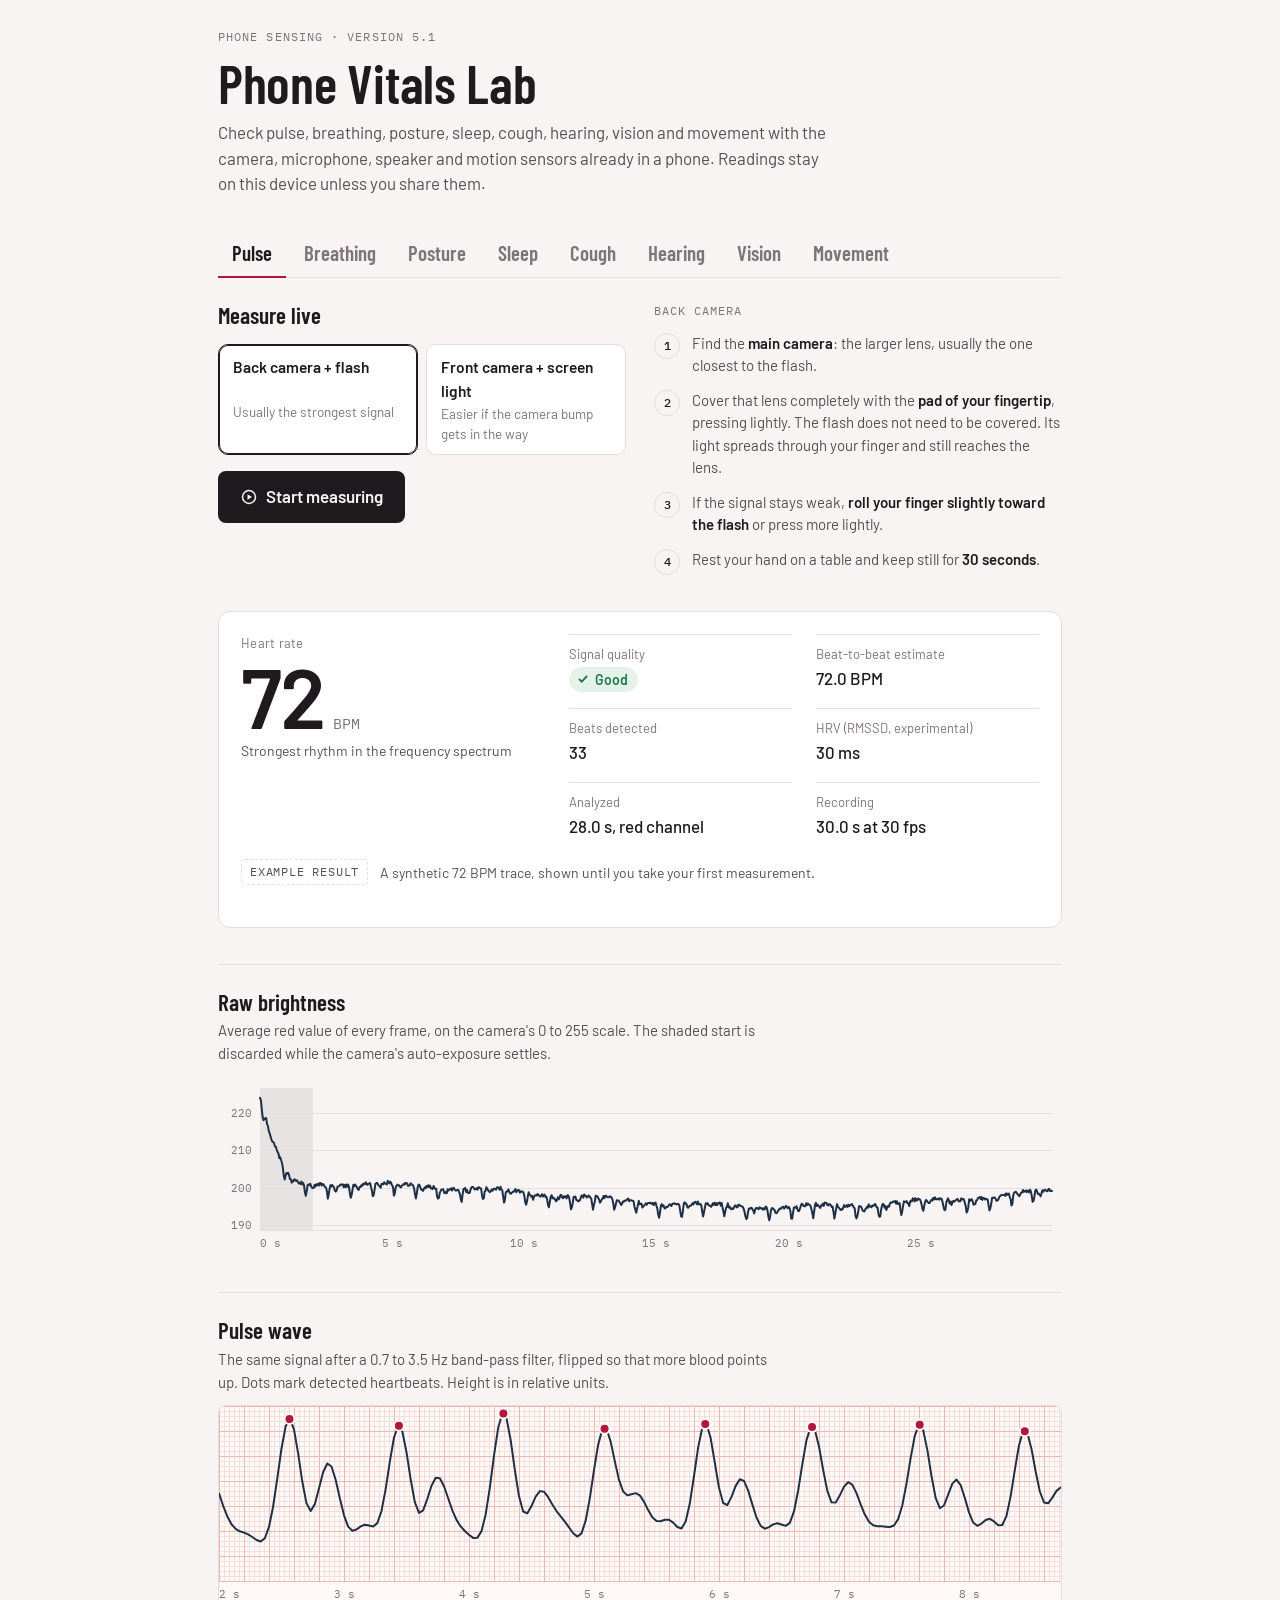
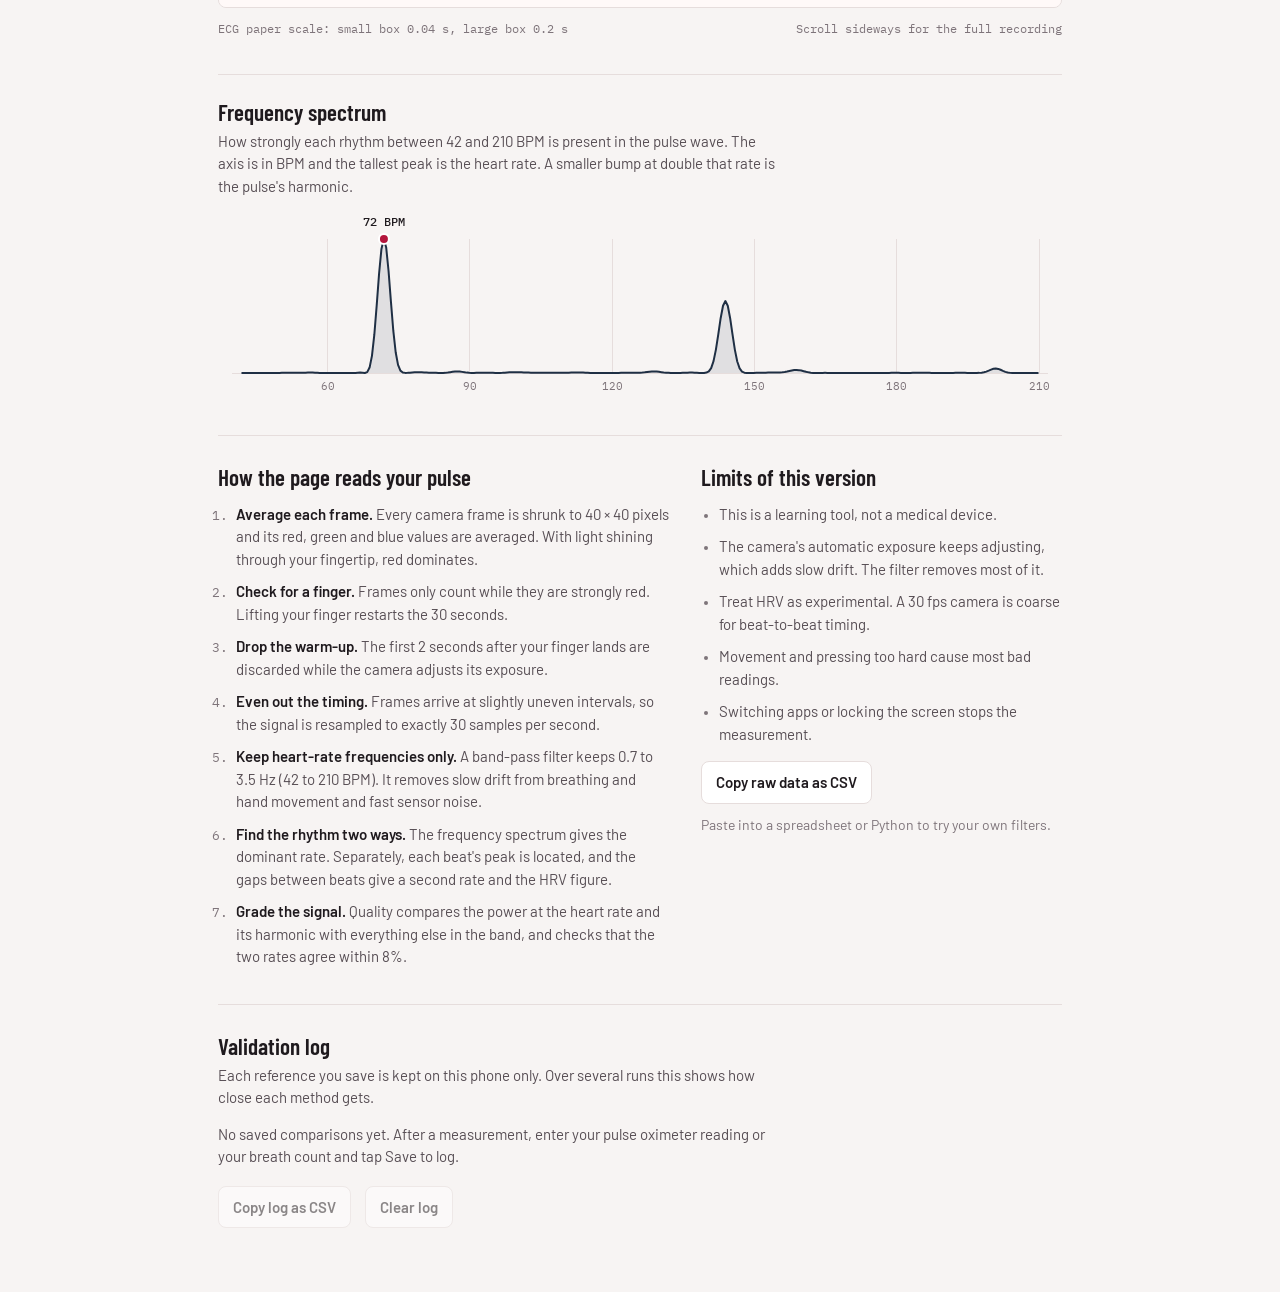
<file: index.html>
<!doctype html>
<html lang="en">
<head>
<meta charset="utf-8">
<meta name="viewport" content="width=device-width, initial-scale=1, viewport-fit=cover">
<meta name="theme-color" content="#F7F4F3">
<title>Phone Vitals Lab</title>
<link rel="preconnect" href="https://fonts.googleapis.com">
<link rel="preconnect" href="https://fonts.gstatic.com" crossorigin>
<link href="https://fonts.googleapis.com/css2?family=Barlow:wght@400;500;600&family=Barlow+Condensed:wght@500;600&family=IBM+Plex+Mono:wght@400;500&display=swap" rel="stylesheet">
<style>
/* Layout: one-column instrument sheet. Live controls, full-screen live view while measuring, then readout + pulse strip + spectrum + method notes. */
:root {
  --bg: #F7F4F3;
  --surface: #FFFFFF;
  --paper: #FFF9F8;
  --ink: #1F1A1E;
  --ink-2: #574E54;
  --ink-3: #7E747A;
  --rule: #E6DDDC;
  --grid-minor: #F6E0DD;
  --grid-major: #EAB9B3;
  --trace: #1F2F44;
  --trace-wash: rgba(31, 47, 68, 0.10);
  --accent: #B3163C;
  --shade: rgba(126, 116, 122, 0.13);
  --good: #1E7A4C; --good-bg: #E4F2EA;
  --warn: #8F5A05; --warn-bg: #F7EEDC;
  --bad: #AF420E;  --bad-bg: #F9E6DC;
  --alert: #D3261E; --alert-ink: #FFFFFF;
  --ok: #1E8A50; --ok-ink: #FFFFFF;
  --absent: #CFC6C8;
  --sign-w: clamp(104px, 17vw, 190px);
  --font-display: "Barlow Condensed", "Arial Narrow", "Roboto Condensed", sans-serif;
  --font-body: "Barlow", system-ui, -apple-system, "Segoe UI", Roboto, sans-serif;
  --font-mono: "IBM Plex Mono", ui-monospace, "SF Mono", Menlo, Consolas, monospace;
  color-scheme: light;
}
@media (prefers-color-scheme: dark) {
  :root:not([data-theme="light"]) {
    --bg: #131114; --surface: #1B181C; --paper: #1A1517;
    --ink: #F0EBEE; --ink-2: #BCB2B8; --ink-3: #91878D; --rule: #2F2A2F;
    --grid-minor: #2A1E22; --grid-major: #4C2D34;
    --trace: #D9E4F2; --trace-wash: rgba(217, 228, 242, 0.10);
    --accent: #FF5D80; --shade: rgba(188, 178, 184, 0.10);
    --good: #52C58C; --good-bg: #173226;
    --warn: #E3A63F; --warn-bg: #33270F;
    --bad: #FF8656;  --bad-bg: #3A1E12;
    --alert: #E5392F; --alert-ink: #FFFFFF;
    --ok: #1F9A58; --ok-ink: #FFFFFF;
    --absent: #4A4249;
    color-scheme: dark;
  }
}
:root[data-theme="dark"] {
  --bg: #131114; --surface: #1B181C; --paper: #1A1517;
  --ink: #F0EBEE; --ink-2: #BCB2B8; --ink-3: #91878D; --rule: #2F2A2F;
  --grid-minor: #2A1E22; --grid-major: #4C2D34;
  --trace: #D9E4F2; --trace-wash: rgba(217, 228, 242, 0.10);
  --accent: #FF5D80; --shade: rgba(188, 178, 184, 0.10);
  --good: #52C58C; --good-bg: #173226;
  --warn: #E3A63F; --warn-bg: #33270F;
  --bad: #FF8656;  --bad-bg: #3A1E12;
  --alert: #E5392F; --alert-ink: #FFFFFF;
  --ok: #1F9A58; --ok-ink: #FFFFFF;
  --absent: #4A4249;
  color-scheme: dark;
}

* { box-sizing: border-box; }
[hidden] { display: none !important; }
html { -webkit-text-size-adjust: 100%; }
body {
  margin: 0;
  background: var(--bg);
  color: var(--ink);
  font-family: var(--font-body);
  font-size: 16px;
  line-height: 1.5;
  -webkit-font-smoothing: antialiased;
}
.sheet {
  max-width: 880px;
  margin: 0 auto;
  padding-inline: 18px;
  padding-block: calc(28px + env(safe-area-inset-top, 0px)) calc(64px + env(safe-area-inset-bottom, 0px));
  display: grid;
  gap: 36px;
}
h1, h2 { font-family: var(--font-display); text-wrap: balance; margin: 0; }
h1 { font-weight: 600; font-size: clamp(2.3rem, 7vw, 3.4rem); line-height: 1; letter-spacing: -0.005em; }
h2 { font-weight: 600; font-size: 1.45rem; line-height: 1.15; }
p { margin: 0; }
.eyebrow {
  font-family: var(--font-mono); font-size: 12px; text-transform: uppercase;
  letter-spacing: 0.09em; color: var(--ink-3);
}
.masthead { display: grid; gap: 10px; }
.lede { color: var(--ink-2); max-width: 62ch; font-size: 1.06rem; }

/* Buttons and controls */
.btn {
  display: inline-flex; align-items: center; justify-content: center; gap: 8px;
  justify-self: start;
  background: var(--ink); color: var(--bg);
  font: inherit; font-weight: 600; font-size: 17px;
  padding: 13px 22px; border-radius: 8px; border: 0; cursor: pointer;
  transition: background-color 120ms ease;
}
.btn svg { width: 18px; height: 18px; }
.btn:hover { background: var(--accent); color: #fff; }
.btn:focus-visible, .btn-quiet:focus-visible, .textbtn:focus-visible, select:focus-visible { outline: 2px solid var(--accent); outline-offset: 3px; }
.btn-quiet {
  font: inherit; font-size: 15px; font-weight: 600; color: var(--ink);
  background: var(--surface); border: 1px solid var(--rule); border-radius: 8px;
  padding: 9px 14px; cursor: pointer;
}
.btn-quiet:hover { border-color: var(--ink-3); }
.textbtn {
  font: inherit; font-size: 14px; color: var(--accent); background: none; border: 0; padding: 0;
  text-decoration: underline; text-underline-offset: 3px; cursor: pointer;
}
.seg { display: flex; flex-wrap: wrap; gap: 8px; }
.seg input { position: absolute; opacity: 0; pointer-events: none; }
.seg label {
  display: grid; gap: 2px; cursor: pointer;
  border: 1px solid var(--rule); background: var(--surface); border-radius: 10px;
  padding: 10px 14px; min-width: 0; flex: 1 1 180px;
}
.seg label b { font-weight: 600; font-size: 15.5px; color: var(--ink); }
.seg label span { font-size: 13.5px; color: var(--ink-3); }
.seg input:checked + label { border-color: var(--ink); box-shadow: inset 0 0 0 1px var(--ink); }
.seg input:focus-visible + label { outline: 2px solid var(--accent); outline-offset: 2px; }
.field { display: grid; gap: 4px; font-size: 13px; color: var(--ink-3); }
select {
  font: inherit; font-size: 15px; color: var(--ink); background: var(--surface);
  border: 1px solid var(--rule); border-radius: 8px; padding: 9px 10px; max-width: 100%;
}
.notice {
  font-size: 14.5px; color: var(--ink); background: var(--warn-bg);
  border-radius: 8px; padding: 10px 12px;
}
.error {
  font-size: 14.5px; color: var(--bad); background: var(--bad-bg);
  border-radius: 8px; padding: 10px 12px;
}

/* Capture */
.capture {
  display: grid;
  grid-template-columns: minmax(0, 1fr) minmax(0, 1fr);
  gap: 28px;
}
.capture-main { display: grid; gap: 16px; align-content: start; min-width: 0; }
.howto-wrap { display: grid; gap: 12px; align-content: start; min-width: 0; }
.howto-title { font-family: var(--font-mono); font-size: 12px; text-transform: uppercase; letter-spacing: 0.08em; color: var(--ink-3); }
.howto { margin: 0; padding: 0; list-style: none; counter-reset: step; display: grid; gap: 12px; }
.howto li { counter-increment: step; display: grid; grid-template-columns: 28px minmax(0, 1fr); gap: 10px; font-size: 15px; color: var(--ink-2); }
.howto li::before {
  content: counter(step);
  font-family: var(--font-mono); font-size: 12px; font-weight: 500; color: var(--ink);
  width: 24px; height: 24px; border-radius: 50%; border: 1px solid var(--rule);
  display: grid; place-items: center; margin-top: 1px;
}
.howto strong { color: var(--ink); font-weight: 600; }

/* Readout */
.readout {
  background: var(--surface);
  border: 1px solid var(--rule);
  border-radius: 12px;
  padding: 22px;
  display: grid;
  gap: 20px;
  scroll-margin-top: 16px;
}
.readout-top { display: grid; grid-template-columns: minmax(0, 1fr) minmax(0, 1.55fr); gap: 24px; align-items: start; }
.hero { display: grid; gap: 4px; min-width: 0; }
.label { font-size: 13px; color: var(--ink-3); letter-spacing: 0.02em; }
.hero-val { display: flex; align-items: baseline; gap: 8px; }
.hero-num { font-family: var(--font-body); font-weight: 600; font-size: 84px; line-height: 0.92; letter-spacing: -0.02em; }
.hero-unit { font-family: var(--font-mono); font-size: 15px; color: var(--ink-3); }
.hero-sub { font-size: 14px; color: var(--ink-2); }
.stats { display: grid; grid-template-columns: repeat(2, minmax(0, 1fr)); gap: 16px 24px; margin: 0; }
.stats div { display: grid; gap: 2px; min-width: 0; border-top: 1px solid var(--rule); padding-top: 10px; }
.stats dt { font-size: 13px; color: var(--ink-3); }
.stats dd { margin: 0; font-size: 1.06rem; font-weight: 500; }
.pill {
  display: inline-flex; align-items: center; gap: 6px;
  padding: 2px 10px 2px 8px; border-radius: 999px;
  font-size: 14px; font-weight: 600; white-space: nowrap;
}
.pill svg { width: 12px; height: 12px; flex: none; }
.pill[data-q="good"] { color: var(--good); background: var(--good-bg); }
.pill[data-q="fair"] { color: var(--warn); background: var(--warn-bg); }
.pill[data-q="poor"] { color: var(--bad); background: var(--bad-bg); }
.pill[data-q="none"] { color: var(--ink-3); background: var(--shade); }
.source { display: flex; flex-wrap: wrap; align-items: center; gap: 8px 12px; font-size: 14px; color: var(--ink-2); }
.chip {
  font-family: var(--font-mono); font-size: 11.5px; text-transform: uppercase; letter-spacing: 0.07em;
  padding: 3px 8px; border-radius: 4px; border: 1px solid var(--rule); color: var(--ink-2);
}
.chip[data-kind="example"] { border-style: dashed; }
.warnings { list-style: none; margin: 0; padding: 0; display: grid; gap: 8px; }
.warnings li {
  display: flex; gap: 10px; align-items: flex-start;
  font-size: 14.5px; color: var(--ink); background: var(--warn-bg);
  border-radius: 8px; padding: 9px 12px;
}
.warnings li svg { width: 14px; height: 14px; flex: none; margin-top: 4px; color: var(--warn); }

/* Charts */
.chart-block { display: grid; gap: 12px; border-top: 1px solid var(--rule); padding-top: 24px; min-width: 0; }
.chart-head { display: grid; gap: 4px; }
.chart-head p { color: var(--ink-2); font-size: 15px; max-width: 70ch; }
.plot { position: relative; }
.plot canvas { display: block; }
.plot .overlay { position: absolute; left: 0; top: 0; pointer-events: none; }
.plot .hit { position: absolute; inset: 0; }
.plot-fit .hit { touch-action: pan-y; }
.strip-scroll {
  overflow-x: auto; border: 1px solid var(--rule); border-radius: 8px; background: var(--paper);
  -webkit-overflow-scrolling: touch;
}
.strip-scroll .plot { width: max-content; }
.strip-meta { display: flex; flex-wrap: wrap; justify-content: space-between; gap: 6px 16px; font-family: var(--font-mono); font-size: 12px; color: var(--ink-3); }
.tip {
  position: absolute; z-index: 2; pointer-events: none;
  background: var(--surface); color: var(--ink);
  border: 1px solid var(--rule); border-radius: 6px;
  padding: 6px 9px; font-family: var(--font-mono); font-size: 12px; line-height: 1.45;
  white-space: nowrap; box-shadow: 0 2px 10px rgba(0, 0, 0, 0.08);
  font-variant-numeric: tabular-nums;
}
.tip b { font-weight: 500; }
.tip .muted { color: var(--ink-3); }

/* Method */
.method { display: grid; grid-template-columns: minmax(0, 1.25fr) minmax(0, 1fr); gap: 32px; border-top: 1px solid var(--rule); padding-top: 28px; }
.method section { display: grid; gap: 12px; align-content: start; min-width: 0; }
.method ol, .method ul { margin: 0; padding-left: 1.2em; display: grid; gap: 10px; color: var(--ink-2); font-size: 15px; }
.method li strong { color: var(--ink); font-weight: 600; }
.method li::marker { font-family: var(--font-mono); font-size: 13px; color: var(--ink-3); }
.copyrow { display: flex; flex-wrap: wrap; align-items: center; gap: 10px 14px; margin-top: 4px; }
.copy-msg { font-size: 14px; color: var(--ink-3); }
#csvFallback {
  width: 100%; height: 120px; font-family: var(--font-mono); font-size: 12px;
  background: var(--surface); color: var(--ink); border: 1px solid var(--rule); border-radius: 6px; padding: 8px;
}

/* Live view (full screen while measuring) */
.live {
  position: fixed; inset: 0; z-index: 20;
  background: var(--bg); color: var(--ink);
  overflow-y: auto;
  display: flex; flex-direction: column;
}
/* Front-camera mode turns the screen into the light source: always white, whatever the theme. */
.live[data-mode="front"] {
  --bg: #FFFFFF; --surface: #FFFFFF; --paper: #FFFFFF;
  --ink: #1F1A1E; --ink-2: #574E54; --ink-3: #7E747A; --rule: #E6DDDC;
  --grid-minor: #F6E0DD; --grid-major: #EAB9B3;
  --trace: #1F2F44; --accent: #B3163C; --shade: rgba(126, 116, 122, 0.13);
  --good: #1E7A4C; --good-bg: #E4F2EA; --warn: #8F5A05; --warn-bg: #F7EEDC; --bad: #AF420E; --bad-bg: #F9E6DC;
  color-scheme: light;
}
.lightzone {
  flex: none; height: 30vh; min-height: 150px;
  background: #FFFFFF;
  display: flex; align-items: flex-end; justify-content: center;
  padding: 0 16px 10px;
  font-size: 13.5px; color: #7E747A; text-align: center;
}
.live:not([data-mode="front"]) .lightzone { display: none; }
.live-inner {
  width: 100%; max-width: 560px; margin: 0 auto;
  padding-inline: 18px;
  padding-block: calc(18px + env(safe-area-inset-top, 0px)) calc(24px + env(safe-area-inset-bottom, 0px));
  display: grid; gap: 16px; align-content: start;
}
.live[data-mode="front"] .live-inner { padding-top: 14px; }
.live-top { display: flex; justify-content: space-between; align-items: center; gap: 12px; flex-wrap: wrap; }
.live-timer { font-family: var(--font-mono); font-size: 14px; color: var(--ink-2); font-variant-numeric: tabular-nums; }
.live-status { font-size: 1.15rem; font-weight: 500; min-height: 1.6em; }
.live-hero { display: flex; align-items: center; gap: 14px; }
.live-hero .hero-num { font-size: 96px; font-variant-numeric: tabular-nums; }
.beat {
  width: 22px; height: 22px; border-radius: 50%; flex: none;
  background: var(--rule); transition: background-color 250ms ease, transform 250ms ease;
}
.beat.on { background: var(--accent); transform: scale(1.25); transition: none; }
.live-wave { border: 1px solid var(--rule); border-radius: 8px; overflow: hidden; background: var(--paper); }
.live-wave canvas { display: block; }
.track { height: 6px; background: var(--rule); border-radius: 3px; overflow: hidden; }
.bar { height: 100%; width: 0; background: var(--accent); border-radius: 3px; }
.live-row { display: flex; align-items: center; gap: 14px; }
#cam { width: 64px; height: 64px; border-radius: 50%; object-fit: cover; background: #000; flex: none; }
.live-facts { display: grid; gap: 6px; min-width: 0; }
.live-note { font-size: 13.5px; color: var(--ink-2); }
.live-actions { display: flex; gap: 10px; flex-wrap: wrap; }

/* Tabs */
.tabs { display: flex; gap: 4px; border-bottom: 1px solid var(--rule); margin-bottom: -12px; }
.tabs button {
  font-family: var(--font-display); font-weight: 600; font-size: 1.3rem; line-height: 1.2;
  color: var(--ink-3); background: none; border: 0; border-bottom: 2px solid transparent;
  padding: 8px 14px 10px; margin-bottom: -1px; cursor: pointer;
}
.tabs button:hover { color: var(--ink-2); }
.tabs button[aria-selected="true"] { color: var(--ink); border-bottom-color: var(--accent); }
.tabs button:focus-visible { outline: 2px solid var(--accent); outline-offset: -2px; border-radius: 4px; }
.panel { display: grid; gap: 36px; min-width: 0; }

/* Breathing controls */
.field-row { display: flex; flex-wrap: wrap; gap: 12px 16px; }
.field-row .field { flex: 1 1 170px; min-width: 0; }
.footnote { font-size: 13.5px; color: var(--ink-3); }
.stats dd.dd-flex { display: flex; flex-wrap: wrap; align-items: center; gap: 4px 8px; }

/* Reference inputs */
.refrow { display: grid; gap: 8px; border-top: 1px solid var(--rule); padding-top: 16px; }
.refrow label { font-size: 14px; color: var(--ink-2); }
.refctl { display: flex; flex-wrap: wrap; align-items: center; gap: 8px 10px; }
.refctl input {
  font: inherit; font-size: 17px; width: 6.5em; padding: 8px 10px;
  border: 1px solid var(--rule); border-radius: 8px; background: var(--bg); color: var(--ink);
  font-variant-numeric: tabular-nums;
}
.refctl input:focus-visible { outline: 2px solid var(--accent); outline-offset: 2px; }
.refctl .unit { font-size: 14px; color: var(--ink-3); }
.refmsg { font-size: 14px; color: var(--ink-2); min-height: 1.4em; }
.btn-quiet:disabled { opacity: 0.5; cursor: default; }

/* Breathing live view */
.method-live { display: grid; gap: 6px; }
.ml-head { display: flex; align-items: center; gap: 8px 12px; flex-wrap: wrap; font-size: 15px; }
.ml-head b { font-weight: 600; }
.ml-val { font-weight: 500; font-variant-numeric: tabular-nums; }
.guide { display: flex; align-items: center; gap: 18px; }
.guide-ring {
  width: 88px; height: 88px; border-radius: 50%; flex: none;
  border: 1px solid var(--rule); display: grid; place-items: center;
}
.guide-disc {
  width: 80px; height: 80px; border-radius: 50%;
  background: var(--trace-wash); border: 2px solid var(--trace);
  transform: scale(0.45); will-change: transform;
}
.guide span { font-size: 1.35rem; font-weight: 600; }

/* Validation log */
.log { display: grid; gap: 14px; border-top: 1px solid var(--rule); padding-top: 28px; }
.log-summary { display: grid; gap: 6px; font-size: 15px; color: var(--ink-2); max-width: 70ch; }
.log-summary strong { color: var(--ink); font-weight: 600; }
.table-wrap { overflow-x: auto; border: 1px solid var(--rule); border-radius: 8px; background: var(--surface); }
.table-wrap table { border-collapse: collapse; width: 100%; font-size: 14px; }
.table-wrap th, .table-wrap td { text-align: left; padding: 8px 12px; border-bottom: 1px solid var(--rule); white-space: nowrap; }
.table-wrap th { font-family: var(--font-mono); font-size: 11.5px; font-weight: 500; text-transform: uppercase; letter-spacing: 0.05em; color: var(--ink-3); }
.table-wrap .num { text-align: right; font-variant-numeric: tabular-nums; }
.table-wrap tr:last-child td { border-bottom: 0; }
#logFallback {
  width: 100%; height: 120px; font-family: var(--font-mono); font-size: 12px;
  background: var(--surface); color: var(--ink); border: 1px solid var(--rule); border-radius: 6px; padding: 8px;
}

/* Posture: the big status sign */
.psign {
  position: fixed; z-index: 40;
  top: calc(14px + env(safe-area-inset-top, 0px));
  right: calc(14px + env(safe-area-inset-right, 0px));
  width: var(--sign-w);
  display: grid; justify-items: center; gap: 8px;
  pointer-events: none;
}
.psign-icon { width: 100%; aspect-ratio: 1 / 1; display: grid; place-items: center; }
.psign-icon svg { width: 100%; height: 100%; display: none; filter: drop-shadow(0 3px 10px rgba(0, 0, 0, 0.18)); }
.psign[data-state="bad"] .i-bad,
.psign[data-state="good"] .i-good,
.psign[data-state="calib"] .i-wait,
.psign[data-state="absent"] .i-wait { display: block; }
.i-bad .tri { fill: var(--alert); stroke: var(--alert); stroke-width: 9; stroke-linejoin: round; }
.i-bad .mark { fill: var(--alert-ink); }
.i-good .disc { fill: var(--ok); }
.i-good .tick { fill: none; stroke: var(--ok-ink); stroke-width: 10; stroke-linecap: round; stroke-linejoin: round; }
.i-wait .ring { fill: var(--surface); stroke: var(--ink-3); stroke-width: 5; }
.i-wait text { fill: var(--ink-2); font-family: var(--font-display); font-weight: 600; font-size: 46px; }
.psign-label {
  font-weight: 600; font-size: clamp(14px, 1.6vw, 17px); line-height: 1.2; text-align: center;
  padding: 5px 12px; border-radius: 999px; max-width: 100%;
  background: var(--surface); color: var(--ink); border: 1px solid var(--rule);
}
.psign[data-state="bad"] .psign-label { background: var(--alert); color: var(--alert-ink); border-color: var(--alert); }
.psign[data-state="good"] .psign-label { background: var(--ok); color: var(--ok-ink); border-color: var(--ok); }
/* One flash per second: well under the 3-per-second limit for photosensitive viewers. */
.psign[data-state="bad"] .psign-icon { animation: psign-flash 1s steps(1, end) infinite; }
@keyframes psign-flash { 0% { opacity: 1; } 50% { opacity: 0.12; } }

/* Posture: live monitor */
.live-posture .live-inner { max-width: 600px; }
.pcam-wrap {
  position: relative; justify-self: center; width: 100%; max-width: 100%;
  aspect-ratio: 4 / 3; border-radius: 10px; overflow: hidden; background: #000;
}
.pcam-wrap video, .pcam-wrap canvas {
  position: absolute; inset: 0; width: 100%; height: 100%; display: block;
  transform: scaleX(-1);
}
.pcam-wrap video { object-fit: cover; }
.pchecks { list-style: none; margin: 0; padding: 0; display: grid; gap: 8px; }
.pchecks li { display: grid; grid-template-columns: minmax(0, 1fr) minmax(70px, 38%) 2.6em; align-items: center; gap: 12px; font-size: 14.5px; }
.pchecks[data-idle="true"] { opacity: 0.5; }
.pc-meter { position: relative; height: 8px; border-radius: 4px; background: var(--rule); }
.pc-fill { position: absolute; left: 0; top: 0; bottom: 0; width: 0; border-radius: 4px; background: var(--good); }
.pchecks li[data-over="true"] .pc-fill { background: var(--bad); }
.pc-limit { position: absolute; left: 66.67%; top: -4px; width: 2px; height: 16px; border-radius: 1px; background: var(--ink-2); }
.pc-state { font-size: 13px; color: var(--ink-3); text-align: right; }
.pchecks li[data-over="true"] .pc-state { color: var(--ink); font-weight: 600; }
.ptoggles { display: flex; flex-wrap: wrap; gap: 8px 20px; }
.check { display: inline-flex; align-items: center; gap: 8px; font-size: 15px; color: var(--ink-2); cursor: pointer; }
.check input { width: 18px; height: 18px; margin: 0; accent-color: var(--accent); }
.capture-lede { color: var(--ink-2); font-size: 15px; max-width: 60ch; }
@media (max-width: 960px) {
  .live-posture .live-inner { padding-top: calc(var(--sign-w) + 64px + env(safe-area-inset-top, 0px)); }
}

/* Floating always-on-top window */
.pip-body {
  margin: 0; min-height: 100vh; padding: 14px;
  background: var(--bg); color: var(--ink); font-family: var(--font-body);
  display: grid; justify-items: center; align-content: center; gap: 10px; text-align: center;
}
.pip-body .psign { position: static; width: min(150px, 62vw); }
.pip-issue { margin: 0; font-size: 13.5px; color: var(--ink-2); min-height: 1.3em; }

/* Posture: session timeline */
.legend { display: flex; flex-wrap: wrap; gap: 6px 18px; font-size: 14px; color: var(--ink-2); }
.legend span { display: inline-flex; align-items: center; gap: 7px; }
.legend i { width: 12px; height: 12px; border-radius: 3px; display: inline-block; }
.legend i[data-s="good"] { background: var(--good); }
.legend i[data-s="bad"] { background: var(--bad); }
.legend i[data-s="absent"] { background: var(--absent); }

@media (max-width: 680px) {
  .readout-top, .capture, .method { grid-template-columns: minmax(0, 1fr); }
  .hero-num { font-size: 72px; }
  .live-hero .hero-num { font-size: 88px; }
  .readout { padding: 18px; }
}
@media (max-width: 380px) {
  .stats { grid-template-columns: minmax(0, 1fr); }
}
@media (prefers-reduced-motion: reduce) {
  .btn, .beat { transition: none; }
  .beat.on { transform: none; }
  .psign[data-state="bad"] .psign-icon { animation: psign-pulse 2s ease-in-out infinite; }
}
@keyframes psign-pulse { 0%, 100% { opacity: 1; } 50% { opacity: 0.35; } }

/* ===== Version 5: Sleep, Cough, Hearing, Vision, Movement ===== */
.tabs { flex-wrap: wrap; }
.hero-num.sm { font-size: 46px; line-height: 1.05; letter-spacing: -0.01em; }
.subhead { font-family: var(--font-mono); font-size: 12px; text-transform: uppercase; letter-spacing: 0.08em; color: var(--ink-3); }
.checklist { list-style: none; margin: 0; padding: 0; display: grid; gap: 10px; }
.checklist label { display: flex; align-items: flex-start; gap: 10px; font-size: 15px; color: var(--ink-2); cursor: pointer; }
.checklist input { width: 20px; height: 20px; margin: 1px 0 0; flex: none; accent-color: var(--accent); }
.card { background: var(--surface); border: 1px solid var(--rule); border-radius: 12px; padding: 18px; display: grid; gap: 14px; min-width: 0; }
.card h3 { margin: 0; font-family: var(--font-display); font-weight: 600; font-size: 1.2rem; line-height: 1.2; }
.card p { font-size: 15px; color: var(--ink-2); }
.verdict { font-size: 15.5px; font-weight: 500; border-radius: 8px; padding: 10px 12px; }
.verdict[data-q="good"] { color: var(--good); background: var(--good-bg); }
.verdict[data-q="fair"] { color: var(--warn); background: var(--warn-bg); }
.verdict[data-q="poor"] { color: var(--bad); background: var(--bad-bg); }
.num-in {
  font: inherit; font-size: 17px; width: 6.5em; padding: 8px 10px;
  border: 1px solid var(--rule); border-radius: 8px; background: var(--bg); color: var(--ink);
  font-variant-numeric: tabular-nums;
}
.num-in:focus-visible, .bigbtn:focus-visible, .dirpad button:focus-visible, input[type="range"]:focus-visible { outline: 2px solid var(--accent); outline-offset: 2px; }
.plot canvas { max-width: 100%; }

/* Shared full-screen view for the version 5 tests */
.vx-stage { display: grid; gap: 14px; justify-items: stretch; }
.bigbtn {
  font: inherit; font-weight: 600; font-size: 22px; min-height: 110px; width: 100%;
  background: var(--ink); color: var(--bg); border: 0; border-radius: 14px; cursor: pointer;
  -webkit-tap-highlight-color: transparent; touch-action: manipulation; user-select: none;
}
.bigbtn:active { background: var(--accent); color: #fff; }
.bigbtn.quiet { background: var(--surface); color: var(--ink); border: 1px solid var(--rule); }
.btn-row { display: grid; grid-template-columns: repeat(auto-fit, minmax(120px, 1fr)); gap: 10px; }
.live[data-dark] {
  --bg: #000000; --surface: #0C0B0C; --paper: #0C0B0C;
  --ink: #8F878B; --ink-2: #6E676B; --ink-3: #555054; --rule: #1E1B1E;
  --trace: #56606C; --accent: #6E2B3C; --shade: rgba(120, 112, 116, 0.12);
  color-scheme: dark;
}
.live[data-dark] .btn { background: #1E1B1E; color: #8F878B; }
.live[data-dark] .bar { background: #3A2A30; }
@media (max-width: 680px) {
  .tabs button { font-size: 1.15rem; padding: 7px 10px 8px; }
  .hero-num.sm { font-size: 40px; }
}
</style>
</head>
<body>
<main class="sheet">
  <header class="masthead">
    <p class="eyebrow">Phone sensing · version 5.1</p>
    <h1>Phone Vitals Lab</h1>
    <p class="lede">Check pulse, breathing, posture, sleep, cough, hearing, vision and movement with the camera, microphone, speaker and motion sensors already in a phone. Readings stay on this device unless you share them.</p>
  </header>

  <nav class="tabs" role="tablist" aria-label="Measurement">
    <button type="button" role="tab" id="tabPulse" aria-controls="panelPulse" aria-selected="true">Pulse</button>
    <button type="button" role="tab" id="tabBreath" aria-controls="panelBreath" aria-selected="false" tabindex="-1">Breathing</button>
    <button type="button" role="tab" id="tabPosture" aria-controls="panelPosture" aria-selected="false" tabindex="-1">Posture</button>
    <button type="button" role="tab" id="tabSleep" aria-controls="panelSleep" aria-selected="false" tabindex="-1">Sleep</button>
    <button type="button" role="tab" id="tabCough" aria-controls="panelCough" aria-selected="false" tabindex="-1">Cough</button>
    <button type="button" role="tab" id="tabHearing" aria-controls="panelHearing" aria-selected="false" tabindex="-1">Hearing</button>
    <button type="button" role="tab" id="tabVision" aria-controls="panelVision" aria-selected="false" tabindex="-1">Vision</button>
    <button type="button" role="tab" id="tabMovement" aria-controls="panelMovement" aria-selected="false" tabindex="-1">Movement</button>
  </nav>

  <div class="panel" id="panelPulse" role="tabpanel" aria-labelledby="tabPulse">
  <section class="capture" id="capture">
    <div class="capture-main">
      <h2>Measure live</h2>
      <p class="notice" id="insecureNotice" hidden>The camera only works when this page is opened from a secure <strong>https://</strong> address, such as your GitHub Pages link. It will not work as a downloaded file.</p>
      <div class="seg" role="radiogroup" aria-label="Camera to use">
        <input type="radio" name="mode" id="modeBack" value="back" checked>
        <label for="modeBack"><b>Back camera + flash</b><span>Usually the strongest signal</span></label>
        <input type="radio" name="mode" id="modeFront" value="front">
        <label for="modeFront"><b>Front camera + screen light</b><span>Easier if the camera bump gets in the way</span></label>
      </div>
      <label class="field" for="camSelect" id="camField" hidden>Back camera
        <select id="camSelect"><option value="">Automatic (finds the camera with the flash)</option></select>
      </label>
      <button type="button" class="btn" id="startBtn">
        <svg viewBox="0 0 20 20" aria-hidden="true"><circle cx="10" cy="10" r="7.2" fill="none" stroke="currentColor" stroke-width="1.7"/><path d="M8.3 6.9v6.2l5-3.1z" fill="currentColor"/></svg>
        Start measuring
      </button>
      <p class="error" id="errorMsg" role="alert" hidden></p>
    </div>
    <div class="howto-wrap">
      <p class="howto-title" id="howtoTitle">Back camera</p>
      <ol class="howto" id="howtoBack">
        <li><span>Find the <strong>main camera</strong>: the larger lens, usually the one closest to the flash.</span></li>
        <li><span>Cover that lens completely with the <strong>pad of your fingertip</strong>, pressing lightly. The flash does not need to be covered. Its light spreads through your finger and still reaches the lens.</span></li>
        <li><span>If the signal stays weak, <strong>roll your finger slightly toward the flash</strong> or press more lightly.</span></li>
        <li><span>Rest your hand on a table and keep still for <strong>30 seconds</strong>.</span></li>
      </ol>
      <ol class="howto" id="howtoFront" hidden>
        <li><span>Turn your <strong>screen brightness all the way up</strong>.</span></li>
        <li><span>Tap Start. The top of the screen turns <strong>white</strong> to light your fingertip.</span></li>
        <li><span>Rest your fingertip <strong>lightly over the front camera</strong> at the top of the screen, covering it completely.</span></li>
        <li><span>Keep still for <strong>30 seconds</strong> and watch the reading below your finger.</span></li>
      </ol>
    </div>
  </section>

  <section class="readout" aria-live="polite" id="readout">
    <div class="readout-top">
      <div class="hero">
        <span class="label">Heart rate</span>
        <span class="hero-val"><span class="hero-num" id="bpm">--</span><span class="hero-unit">BPM</span></span>
        <span class="hero-sub" id="bpmSub">Strongest rhythm in the frequency spectrum</span>
      </div>
      <dl class="stats">
        <div><dt>Signal quality</dt><dd><span class="pill" id="qualityPill" data-q="good"></span></dd></div>
        <div><dt>Beat-to-beat estimate</dt><dd id="bpmBeats">--</dd></div>
        <div><dt>Beats detected</dt><dd id="beats">--</dd></div>
        <div><dt>HRV (RMSSD, experimental)</dt><dd id="rmssd">--</dd></div>
        <div><dt>Analyzed</dt><dd id="analyzed">--</dd></div>
        <div><dt>Recording</dt><dd id="recording">--</dd></div>
      </dl>
    </div>
    <p class="source">
      <span class="chip" id="sourceChip" data-kind="example">Example result</span>
      <span id="sourceText">A synthetic 72 BPM trace, shown until you take your first measurement.</span>
      <button type="button" class="textbtn" id="exampleBtn" hidden>Show the example again</button>
    </p>
    <ul class="warnings" id="warnings"></ul>
    <div class="refrow" id="pulseRef" hidden>
      <label for="pulseRefIn">Pulse oximeter reading, taken during this measurement</label>
      <div class="refctl">
        <input id="pulseRefIn" type="number" inputmode="decimal" min="30" max="220" step="1" placeholder="74">
        <span class="unit">BPM</span>
        <button type="button" class="btn-quiet" id="pulseRefSave">Save to log</button>
      </div>
      <span class="refmsg" id="pulseRefMsg"></span>
    </div>
  </section>

  <section class="chart-block">
    <div class="chart-head">
      <h2>Raw brightness</h2>
      <p>Average <span id="rawChannel">red</span> value of every frame, on the camera's 0 to 255 scale. The shaded start is discarded while the camera's auto-exposure settles.</p>
    </div>
    <div class="plot plot-fit" id="rawPlot">
      <canvas class="base" aria-label="Raw brightness over time"></canvas>
      <canvas class="overlay" aria-hidden="true"></canvas>
      <div class="hit"></div>
      <div class="tip" hidden></div>
    </div>
  </section>

  <section class="chart-block">
    <div class="chart-head">
      <h2>Pulse wave</h2>
      <p>The same signal after a 0.7 to 3.5 Hz band-pass filter, flipped so that more blood points up. Dots mark detected heartbeats. Height is in relative units.</p>
    </div>
    <div class="strip-scroll" id="stripScroll">
      <div class="plot" id="stripPlot">
        <canvas class="base" aria-label="Filtered pulse wave with detected beats"></canvas>
        <canvas class="overlay" aria-hidden="true"></canvas>
        <div class="hit"></div>
        <div class="tip" hidden></div>
      </div>
    </div>
    <div class="strip-meta">
      <span>ECG paper scale: small box 0.04 s, large box 0.2 s</span>
      <span>Scroll sideways for the full recording</span>
    </div>
  </section>

  <section class="chart-block">
    <div class="chart-head">
      <h2>Frequency spectrum</h2>
      <p>How strongly each rhythm between 42 and 210 BPM is present in the pulse wave. The axis is in BPM and the tallest peak is the heart rate. A smaller bump at double that rate is the pulse's harmonic.</p>
    </div>
    <div class="plot plot-fit" id="specPlot">
      <canvas class="base" aria-label="Frequency spectrum in beats per minute"></canvas>
      <canvas class="overlay" aria-hidden="true"></canvas>
      <div class="hit"></div>
      <div class="tip" hidden></div>
    </div>
  </section>

  <div class="method">
    <section>
      <h2>How the page reads your pulse</h2>
      <ol>
        <li><strong>Average each frame.</strong> Every camera frame is shrunk to 40 × 40 pixels and its red, green and blue values are averaged. With light shining through your fingertip, red dominates.</li>
        <li><strong>Check for a finger.</strong> Frames only count while they are strongly red. Lifting your finger restarts the 30 seconds.</li>
        <li><strong>Drop the warm-up.</strong> The first 2 seconds after your finger lands are discarded while the camera adjusts its exposure.</li>
        <li><strong>Even out the timing.</strong> Frames arrive at slightly uneven intervals, so the signal is resampled to exactly 30 samples per second.</li>
        <li><strong>Keep heart-rate frequencies only.</strong> A band-pass filter keeps 0.7 to 3.5 Hz (42 to 210 BPM). It removes slow drift from breathing and hand movement and fast sensor noise.</li>
        <li><strong>Find the rhythm two ways.</strong> The frequency spectrum gives the dominant rate. Separately, each beat's peak is located, and the gaps between beats give a second rate and the HRV figure.</li>
        <li><strong>Grade the signal.</strong> Quality compares the power at the heart rate and its harmonic with everything else in the band, and checks that the two rates agree within 8%.</li>
      </ol>
    </section>
    <section>
      <h2>Limits of this version</h2>
      <ul>
        <li>This is a learning tool, not a medical device.</li>
        <li>The camera's automatic exposure keeps adjusting, which adds slow drift. The filter removes most of it.</li>
        <li>Treat HRV as experimental. A 30 fps camera is coarse for beat-to-beat timing.</li>
        <li>Movement and pressing too hard cause most bad readings.</li>
        <li>Switching apps or locking the screen stops the measurement.</li>
      </ul>
      <div class="copyrow">
        <button type="button" class="btn-quiet" id="copyBtn">Copy raw data as CSV</button>
        <span class="copy-msg" id="copyMsg">Paste into a spreadsheet or Python to try your own filters.</span>
      </div>
      <textarea id="csvFallback" readonly hidden aria-label="Raw data as CSV"></textarea>
    </section>
  </div>
  </div>

  <div class="panel" id="panelBreath" role="tabpanel" aria-labelledby="tabBreath" hidden>
    <section class="capture" id="brCapture">
      <div class="capture-main">
        <h2>Measure breathing</h2>
        <div class="seg" role="radiogroup" aria-label="Phone position">
          <input type="radio" name="brPlace" id="placeChest" value="chest" checked>
          <label for="placeChest"><b>Lying down, phone on chest</b><span>Motion sensors and sonar check each other</span></label>
          <input type="radio" name="brPlace" id="placeFront" value="front">
          <label for="placeFront"><b>Phone in front of chest</b><span>Sonar does the work, phone resting still</span></label>
        </div>
        <div class="field-row">
          <label class="field" for="guideSel">Breathing guide
            <select id="guideSel">
              <option value="0">Off, breathe normally</option>
              <option value="6">6 breaths/min</option>
              <option value="10">10 breaths/min</option>
              <option value="12">12 breaths/min</option>
              <option value="15">15 breaths/min</option>
              <option value="20">20 breaths/min</option>
            </select>
          </label>
          <label class="field" for="toneSel">Sonar tone
            <select id="toneSel">
              <option value="18000">18 kHz</option>
              <option value="19000" selected>19 kHz</option>
              <option value="20000">20 kHz</option>
            </select>
          </label>
        </div>
        <button type="button" class="btn" id="brStart">
          <svg viewBox="0 0 20 20" aria-hidden="true"><circle cx="10" cy="10" r="7.2" fill="none" stroke="currentColor" stroke-width="1.7"/><path d="M8.3 6.9v6.2l5-3.1z" fill="currentColor"/></svg>
          Start 60-second measurement
        </button>
        <p class="error" id="brError" role="alert" hidden></p>
      </div>
      <div class="howto-wrap">
        <p class="howto-title" id="brHowtoTitle">Phone on chest</p>
        <ol class="howto" id="howtoChest">
          <li><span>Turn the <strong>media volume up</strong>. The sonar plays a tone too high for most adults to hear.</span></li>
          <li><span>Lie on your back. Place the phone <strong>flat on your breastbone</strong>, screen up, with the bottom edge (speaker and microphone) pointing toward your chin.</span></li>
          <li><span>Rest your arms by your sides and <strong>breathe normally</strong>. A chime marks the start and the end of the 60-second window.</span></li>
          <li><span>To check accuracy, <strong>count each breath out</strong> between the two chimes, or ask someone to watch and count.</span></li>
        </ol>
        <ol class="howto" id="howtoBrFront" hidden>
          <li><span>Turn the <strong>media volume up</strong>.</span></li>
          <li><span>Sit back or lie down. Prop the phone <strong>20 to 40 cm from your chest</strong>, bottom edge (speaker and microphone) pointing at your chest, for example on a pillow on your lap.</span></li>
          <li><span>Don't hold it. <strong>Hand movement</strong> is larger than breathing movement and swamps the sonar.</span></li>
          <li><span>Breathe normally. Count each breath out between the start and end chimes if you are checking accuracy.</span></li>
        </ol>
        <p class="footnote">Children and pets may hear the sonar tone as a faint whine. Try a higher tone if it bothers anyone.</p>
      </div>
    </section>

    <section class="readout" aria-live="polite" id="brReadout">
      <div class="readout-top">
        <div class="hero">
          <span class="label">Breathing rate</span>
          <span class="hero-val"><span class="hero-num" id="brRate">--</span><span class="hero-unit">breaths/min</span></span>
          <span class="hero-sub" id="brSub"></span>
        </div>
        <dl class="stats">
          <div><dt>Motion sensors</dt><dd class="dd-flex" id="brMotion">--</dd></div>
          <div><dt>Sonar</dt><dd class="dd-flex" id="brSonar">--</dd></div>
          <div><dt>Cross-check</dt><dd class="dd-flex" id="brAgree">--</dd></div>
          <div><dt>Breaths detected</dt><dd id="brCount">--</dd></div>
          <div><dt>Breathing guide</dt><dd id="brGuide">--</dd></div>
          <div><dt>Recording</dt><dd id="brDur">--</dd></div>
        </dl>
      </div>
      <p class="source">
        <span class="chip" id="brChip" data-kind="example">Example result</span>
        <span id="brSourceText">A synthetic session at about 14 breaths/min, shown until you take your first measurement.</span>
        <button type="button" class="textbtn" id="brExampleBtn" hidden>Show the example again</button>
      </p>
      <ul class="warnings" id="brWarnings"></ul>
      <div class="refrow" id="brRef" hidden>
        <label for="brRefIn" id="brRefLabel">Breaths you counted between the chimes</label>
        <div class="refctl">
          <input id="brRefIn" type="number" inputmode="decimal" min="1" max="80" step="1" placeholder="14">
          <span class="unit" id="brRefUnit">breaths</span>
          <button type="button" class="btn-quiet" id="brRefSave">Save to log</button>
        </div>
        <span class="refmsg" id="brRefMsg"></span>
      </div>
    </section>

    <section class="chart-block">
      <div class="chart-head">
        <h2>Motion sensors</h2>
        <p>Chest movement as the phone tilts, from the <span id="brMotionSrc">accelerometer</span>. Dots mark detected breaths. Height is in relative units.</p>
      </div>
      <div class="plot plot-fit" id="brMotionPlot">
        <canvas class="base" aria-label="Breathing movement from the motion sensors"></canvas>
        <canvas class="overlay" aria-hidden="true"></canvas>
        <div class="hit"></div>
        <div class="tip" hidden></div>
      </div>
    </section>

    <section class="chart-block">
      <div class="chart-head">
        <h2>Sonar</h2>
        <p>Movement seen in the returning ultrasonic tone, from its <span id="brSonarSrc">phase</span>. Dots mark detected breaths. Height is in relative units.</p>
      </div>
      <div class="plot plot-fit" id="brSonarPlot">
        <canvas class="base" aria-label="Breathing movement from the sonar"></canvas>
        <canvas class="overlay" aria-hidden="true"></canvas>
        <div class="hit"></div>
        <div class="tip" hidden></div>
      </div>
    </section>

    <div class="method">
      <section>
        <h2>How the page measures breathing</h2>
        <ol>
          <li><strong>Motion sensors.</strong> As your chest rises, the phone tilts by a fraction of a degree. The accelerometer sees gravity shift slightly between its axes, and the gyroscope sees the rotation. The page combines the axes into the one direction that moves the most.</li>
          <li><strong>Sonar.</strong> The speaker plays a steady tone. The microphone hears it back, mixed with echoes. When your chest moves a few millimetres toward or away from the phone, the echo's timing shifts, which rotates the tone's phase. The page tracks that phase.</li>
          <li><strong>Find the rhythm.</strong> Each signal is filtered to 6 to 42 breaths/min. Breaths are counted, and the frequency spectrum gives a second estimate.</li>
          <li><strong>Grade each method.</strong> A method counts as clear when its signal repeats regularly from one breath to the next and its two estimates agree.</li>
          <li><strong>Cross-check.</strong> If both methods are clear and within 2 breaths/min of each other, the result blends them, giving more weight to the cleaner signal. If they disagree, the cleaner one wins and the page says so.</li>
        </ol>
      </section>
      <section>
        <h2>Limits of this version</h2>
        <ul>
          <li>This is a learning tool, not a medical device.</li>
          <li>Talking, coughing and shifting position break the rhythm for a few breaths.</li>
          <li>Phone speakers and microphones vary in how well they handle ultrasound. The live view shows how strongly the tone reaches the microphone.</li>
          <li>Paying attention to your breathing tends to slow it. That is fine for testing, because the page and your count see the same breaths.</li>
        </ul>
      </section>
    </div>
  </div>

  <div class="panel" id="panelPosture" role="tabpanel" aria-labelledby="tabPosture" hidden>
    <section class="capture" id="pCapture">
      <div class="capture-main">
        <h2>Watch my posture</h2>
        <p class="capture-lede">Uses the front camera and, on a phone, the tilt sensor, which tells the page where the camera is pointing. So looking down at a phone held low is caught even when your face looks fine on camera. A big sign in the top-right corner flashes while your posture needs fixing and turns green as soon as it is fixed.</p>
        <div class="field-row">
          <label class="field" for="pView">Camera
            <select id="pView">
              <option value="front" selected>In front of me</option>
              <option value="side">To my side</option>
            </select>
          </label>
          <label class="field" for="pLevel">Sensitivity
            <select id="pLevel">
              <option value="relaxed">Relaxed</option>
              <option value="normal" selected>Normal</option>
              <option value="strict">Strict</option>
            </select>
          </label>
          <label class="field" for="pDelay">Warn after
            <select id="pDelay">
              <option value="1">1 second</option>
              <option value="3" selected>3 seconds</option>
              <option value="10">10 seconds</option>
              <option value="30">30 seconds</option>
            </select>
          </label>
        </div>
        <label class="check" for="pSound"><input type="checkbox" id="pSound"><span>Beep when a warning starts, then every 20 seconds while it lasts</span></label>
        <button type="button" class="btn" id="pStart">
          <svg viewBox="0 0 20 20" aria-hidden="true"><circle cx="10" cy="10" r="7.2" fill="none" stroke="currentColor" stroke-width="1.7"/><path d="M8.3 6.9v6.2l5-3.1z" fill="currentColor"/></svg>
          Start posture check
        </button>
        <p class="error" id="pError" role="alert" hidden></p>
      </div>
      <div class="howto-wrap">
        <p class="howto-title">Setup</p>
        <ol class="howto">
          <li><span><strong>Calibrate step 1:</strong> sit up straight, hold or prop the phone <strong>upright at eye level</strong>, 70 to 100 cm away, and look straight ahead. Head, shoulders and ideally your waist should be in view; the page asks the camera for its widest picture.</span></li>
          <li><span><strong>Step 2, phones:</strong> keep your head level and lower the phone to <strong>chest height</strong>, tilted up at your face. You may glance down with your eyes, but don't bend your neck. This teaches the page the shape of your face.</span></li>
          <li><span>After that the phone can be <strong>anywhere, even in your hand</strong>. Its tilt sensor works out where the camera points, so looking down at a low phone is caught.</span></li>
          <li><span>For the best check of a head pushed forward, choose <strong>Camera: To my side</strong> and prop the phone about 1 metre to your left or right, at chest height.</span></li>
        </ol>
        <p class="footnote">The video is analysed on this device and never uploaded. The pose model (about 15 MB) downloads the first time. On an iPhone, allow Motion &amp; Orientation when asked.</p>
      </div>
    </section>

    <section class="readout" aria-live="polite" id="pReadout">
      <div class="readout-top">
        <div class="hero">
          <span class="label">Upright</span>
          <span class="hero-val"><span class="hero-num" id="pUpright">--</span><span class="hero-unit">% of the time</span></span>
          <span class="hero-sub" id="pSub">Share of the time in view that the green sign was showing</span>
        </div>
        <dl class="stats">
          <div><dt>Time monitored</dt><dd id="pDur">--</dd></div>
          <div><dt>Warnings</dt><dd id="pWarn">--</dd></div>
          <div><dt>Most common issue</dt><dd id="pIssue">--</dd></div>
          <div><dt>Longest warning</dt><dd id="pLongest">--</dd></div>
          <div><dt>Out of view</dt><dd id="pAbsent">--</dd></div>
          <div><dt>Settings</dt><dd id="pSettings">--</dd></div>
        </dl>
      </div>
      <p class="source">
        <span class="chip" id="pChip" data-kind="example">Example result</span>
        <span id="pSourceText">A made-up 25-minute session, shown until you finish your first posture check.</span>
        <button type="button" class="textbtn" id="pExampleBtn" hidden>Show the example again</button>
      </p>
    </section>

    <section class="chart-block">
      <div class="chart-head">
        <h2>Session timeline</h2>
        <p>Which sign was showing over the session.</p>
      </div>
      <div class="legend" aria-hidden="true">
        <span><i data-s="good"></i>Green sign, upright</span>
        <span><i data-s="bad"></i>Warning sign</span>
        <span><i data-s="absent"></i>Out of view</span>
      </div>
      <div class="plot plot-fit" id="pTimeline">
        <canvas class="base" aria-label="Posture over the session"></canvas>
        <canvas class="overlay" aria-hidden="true"></canvas>
        <div class="hit"></div>
        <div class="tip" hidden></div>
      </div>
    </section>

    <div class="method">
      <section>
        <h2>How the page checks posture</h2>
        <ol>
          <li><strong>Find your pose.</strong> A pose model (Google's MediaPipe Pose Landmarker) locates your nose, eyes, ears, shoulders and hips in the camera image about 5 times a second. The camera is asked for its full 4:3 picture at its widest zoom, which shows more of you than the cropped default.</li>
          <li><strong>Know where the camera points.</strong> The phone's tilt sensor measures how far the camera looks up or down and whether the phone is on a slant. Seeing the ceiling means the camera looks up, and the sensor measures exactly how much. Every picture is first turned so that up is truly up.</li>
          <li><strong>Head angle against gravity.</strong> When the head bends, the nose drops below the ear line in the picture. That gives the head's angle relative to the camera; adding the camera's own angle gives the head's true angle. So a phone held low, with your face square to it, still counts as looking down. The neck load shown is from a published model of the spine: about 5 kg upright, 12 kg at 15°, 18 kg at 30° and 27 kg at 60°.</li>
          <li><strong>Two-step calibration.</strong> Step 1, phone at eye level, records your upright posture. Step 2 sees your still-level head from below, which tells the page how far your nose sits in front of your ears, so the head angle fits your face rather than an average one.</li>
          <li><strong>Front view checks:</strong>
            <ul>
              <li><strong>Head bent down:</strong> more than 20° on Normal (15° Strict, 30° Relaxed), whatever the calibration.</li>
              <li><strong>Head pushed forward:</strong> your head looks bigger compared with your shoulders, because it moved toward the camera.</li>
              <li><strong>Slouching</strong> and <strong>back slumped:</strong> your head sinks toward your shoulders, or your shoulders sink toward your hips, allowing for the camera's angle.</li>
              <li><strong>Too close to the screen:</strong> your shoulders look wider than at calibration.</li>
              <li>The checks that compare proportions in the picture (head forward, slouching, slumped, too close) pause while the phone is tilted more than 10° away from where it was at calibration, because perspective changes them. Head angle and the level checks keep running.</li>
              <li><strong>Head tilted</strong> and <strong>shoulders uneven:</strong> the ear line or shoulder line tilts, measured against true level.</li>
            </ul>
          </li>
          <li><strong>Side view checks:</strong> how far your ear sits in front of your shoulder (head pushed forward), the slope from ear to eye (head bent down), and the slope from shoulder to hip (leaning forward). Each is checked both against the calibration and against a fixed limit, so a slouched calibration cannot hide it.</li>
          <li><strong>Warn after a delay.</strong> A problem has to last for the "Warn after" time before the sign turns red, so reaching for a cup does not set it off. Once you fix it, the sign turns green within 0.6 seconds, or within 2 seconds if you are only just inside the limit.</li>
        </ol>
      </section>
      <section>
        <h2>Limits of this version</h2>
        <ul>
          <li>This is a reminder, not a medical assessment. The geometry was tested on a simulated person seen from many phone angles, not yet on real people against a clinical measurement.</li>
          <li>Without a tilt sensor (most laptops) the page assumes the camera faces you level, and compares with the calibration only. Recalibrate after moving it.</li>
          <li>Without step 2, head angles assume an average face; the error can reach about 10° when the phone is held well below your face.</li>
          <li>From the front, a head pushed straight forward shows only as your face growing; the side view measures it directly.</li>
          <li>Dim light, hair over the ears and a busy background make the pose less steady.</li>
          <li>On a laptop it keeps checking in a background tab, but you only see the sign while the page is visible. Turn on the sound, or use the floating window in Chrome or Edge.</li>
          <li>On a phone, the camera pauses when you switch apps, so keep the page on screen.</li>
        </ul>
      </section>
    </div>
  </div>

  <div class="panel" id="panelSleep" role="tabpanel" aria-labelledby="tabSleep" hidden>
    <section class="capture">
      <div class="capture-main">
        <h2>Overnight snoring check</h2>
        <p class="capture-lede">The microphone listens while you sleep. In the morning the page shows how much of the night had snoring, and how often the snoring stopped for 10 seconds or more and then restarted with loud breaths. That stop-and-gasp pattern is the main sign of obstructive sleep apnoea.</p>
        <div class="field-row">
          <label class="field" for="slDelay">Start listening
            <select id="slDelay">
              <option value="0">Straight away</option>
              <option value="600">After 10 minutes</option>
              <option value="1200" selected>After 20 minutes</option>
              <option value="1800">After 30 minutes</option>
            </select>
          </label>
        </div>
        <button type="button" class="btn" id="slStart">
          <svg viewBox="0 0 20 20" aria-hidden="true"><path d="M13.6 3.2a7 7 0 1 0 3.2 9.6 5.6 5.6 0 0 1-3.2-9.6z" fill="none" stroke="currentColor" stroke-width="1.7" stroke-linejoin="round"/></svg>
          Start overnight recording
        </button>
        <p class="error" id="slError" role="alert" hidden></p>
        <p class="footnote">Only loudness is kept, 10 values a second. No sound is recorded, stored or uploaded.</p>
      </div>
      <div class="howto-wrap">
        <p class="howto-title">Before you sleep</p>
        <ol class="howto">
          <li><span><strong>Plug the phone into its charger.</strong> A full night uses a lot of battery.</span></li>
          <li><span>Put it on the bed or bedside table, <strong>30 to 50 cm from your head</strong>, bottom edge (microphone) towards you. Not under the pillow.</span></li>
          <li><span>Switch off fans and coolers if you can. <strong>Steady noise hides breathing sounds.</strong></span></li>
          <li><span>Sleep alone in the bed if possible. A partner's snoring is counted too.</span></li>
          <li><span>Press Start and <strong>leave the page open</strong>. The screen stays on but turns almost black.</span></li>
          <li><span>In the morning, press <strong>End and see results</strong>.</span></li>
        </ol>
      </div>
    </section>

    <section class="readout" aria-live="polite" id="slReadout"></section>

    <section class="chart-block">
      <div class="chart-head">
        <h2>The night</h2>
        <p>Loudness above the room's background through the night. Shaded stretches are steady snoring or loud breathing. Dots mark pauses of 10 seconds or more.</p>
      </div>
      <div class="plot plot-fit" id="slPlot"><canvas aria-label="Loudness through the night, with snoring stretches shaded and pauses marked"></canvas></div>
      <div class="legend"><span><i style="background: var(--warn-bg); border: 1px solid var(--warn)"></i>Snoring or loud breathing</span><span><i style="background: var(--accent); border-radius: 50%"></i>Pause in breathing sound</span></div>
    </section>

    <section class="card" id="slStopBang">
      <h3>STOP-Bang questionnaire</h3>
      <p>Eight yes-or-no questions that doctors use to screen for obstructive sleep apnoea. It works with or without the recording, and the two together say more than either alone.</p>
      <ul class="checklist">
        <li><label><input type="checkbox" data-sb="stop"><span><strong>Snoring:</strong> loud enough to be heard through a closed door, or a bed partner complains about it</span></label></li>
        <li><label><input type="checkbox" data-sb="stop"><span><strong>Tired:</strong> often tired, fatigued or sleepy in the daytime, even dozing off while sitting</span></label></li>
        <li><label><input type="checkbox" data-sb="stop"><span><strong>Observed:</strong> someone has seen you stop breathing, choke or gasp in your sleep</span></label></li>
        <li><label><input type="checkbox" data-sb="stop"><span><strong>Pressure:</strong> you have high blood pressure, or take tablets for it</span></label></li>
        <li><label><input type="checkbox" data-sb="body"><span><strong>BMI over 35</strong> (weight in kg, divided by height in metres, divided by height in metres again)</span></label></li>
        <li><label><input type="checkbox" data-sb="age"><span><strong>Age</strong> over 50</span></label></li>
        <li><label><input type="checkbox" data-sb="body"><span><strong>Neck</strong> over 40 cm around, measured at the Adam's apple</span></label></li>
        <li><label><input type="checkbox" data-sb="body"><span><strong>Gender:</strong> male</span></label></li>
      </ul>
      <p class="verdict" id="slSbOut" data-q="good"></p>
    </section>

    <div class="method">
      <section>
        <h2>How the page listens</h2>
        <ol>
          <li><strong>Loudness only.</strong> Ten times a second the microphone signal is reduced to one loudness number. The page never keeps the sound itself and cannot play back what it heard.</li>
          <li><strong>Background level.</strong> For each minute the page finds the quiet end of the loudness, then smooths it over five minutes, so a fan or traffic changes the background rather than counting as snoring.</li>
          <li><strong>Breath sounds.</strong> Sounds that rise 6 dB above the background and last 0.3 to 4 seconds count as a snore or loud breath. Longer sounds, such as talking, turning over or a door, count as other noise.</li>
          <li><strong>Steady snoring.</strong> Three or more breath sounds in a row, 2 to 8 seconds apart.</li>
          <li><strong>Pauses.</strong> Steady snoring, then 10 to 90 seconds with no breath sound and no other noise, then breathing sounds again.</li>
          <li><strong>Rate.</strong> Pauses divided by the hours recorded. A clinic sleep study also counts shallow breathing that a microphone cannot hear, and divides by hours actually asleep, so this rate is not the same number as an AHI.</li>
        </ol>
      </section>
      <section>
        <h2>Limits of this version</h2>
        <ul>
          <li>This is a learning tool, not a medical device. It has not yet been checked against a clinic sleep study.</li>
          <li>It needs snoring to work. Someone with apnoea who breathes quietly will look like a quiet night.</li>
          <li>A snoring partner, pets, fans, coolers and traffic all confuse it.</li>
          <li>On some phones the microphone stops when the screen turns off or another app opens. The result says how much time was missed.</li>
          <li>To check it, have someone sit up for 15 minutes and count the pauses they see, or record the same night as a sleep study.</li>
        </ul>
      </section>
    </div>
  </div>

  <div class="panel" id="panelCough" role="tabpanel" aria-labelledby="tabCough" hidden>
    <section class="capture">
      <div class="capture-main">
        <h2>Cough counter</h2>
        <p class="capture-lede">The microphone listens for the sharp burst of a cough and counts them. Counting on several days shows whether a cough is getting better or worse, which helps a doctor more than "I cough a lot".</p>
        <div class="field-row">
          <label class="field" for="cgDur">Listen for
            <select id="cgDur">
              <option value="600">10 minutes</option>
              <option value="1800" selected>30 minutes</option>
              <option value="3600">1 hour</option>
              <option value="0">Until I stop (overnight)</option>
            </select>
          </label>
        </div>
        <button type="button" class="btn" id="cgStart">
          <svg viewBox="0 0 20 20" aria-hidden="true"><circle cx="10" cy="10" r="7.2" fill="none" stroke="currentColor" stroke-width="1.7"/><path d="M8.3 6.9v6.2l5-3.1z" fill="currentColor"/></svg>
          Start counting coughs
        </button>
        <p class="error" id="cgError" role="alert" hidden></p>
        <p class="footnote">Only loudness is kept, 50 values a second. No sound is recorded, stored or uploaded. The overnight Sleep recording counts coughs too.</p>
      </div>
      <div class="howto-wrap">
        <p class="howto-title">Setting up</p>
        <ol class="howto">
          <li><span>Put the phone <strong>within 2 metres</strong> of the person, microphone (bottom edge) towards them.</span></li>
          <li><span>A <strong>quiet room</strong> works best. Television, talking and other people coughing make the count less reliable.</span></li>
          <li><span>Leave the page open. For overnight counting, <strong>plug in the charger</strong>; the screen turns almost black.</span></li>
          <li><span>To check the count, <strong>tap the button</strong> on screen each time you hear a cough. The result compares your count with the page's.</span></li>
        </ol>
      </div>
    </section>

    <section class="readout" aria-live="polite" id="cgReadout"></section>

    <section class="chart-block">
      <div class="chart-head">
        <h2>Each cough</h2>
        <p>One dot per cough the page heard, placed by time and by how loud it was above the room's background.</p>
      </div>
      <div class="plot plot-fit" id="cgPlot"><canvas aria-label="Coughs over the session, by time and loudness"></canvas></div>
    </section>

    <section class="chart-block">
      <div class="chart-head">
        <h2>Day by day</h2>
        <p>Coughs per hour for each session you have run on this phone. A falling line means the cough is settling.</p>
      </div>
      <div class="plot plot-fit" id="cgHist"><canvas aria-label="Coughs per hour across sessions"></canvas></div>
      <div class="copyrow"><button type="button" class="btn-quiet" id="cgHistShare">Share history</button><button type="button" class="btn-quiet" id="cgHistClear">Clear history</button><span class="copy-msg" id="cgHistMsg"></span></div>
    </section>

    <section class="card" id="cgTb">
      <h3>TB symptom check</h3>
      <p>Based on the signs India's National TB Elimination Programme asks health workers to look for. Tick everything that applies to the person with the cough.</p>
      <p class="subhead">Symptoms</p>
      <ul class="checklist">
        <li><label><input type="checkbox" data-tb="main"><span><strong>Cough for 2 weeks or more</strong></span></label></li>
        <li><label><input type="checkbox" data-tb="main"><span><strong>Fever for 2 weeks or more</strong>, often in the evening</span></label></li>
        <li><label><input type="checkbox" data-tb="main"><span><strong>Losing weight</strong> without trying</span></label></li>
        <li><label><input type="checkbox" data-tb="main"><span><strong>Blood</strong> in the phlegm (sputum)</span></label></li>
        <li><label><input type="checkbox" data-tb="main"><span><strong>Heavy sweating at night</strong></span></label></li>
        <li><label><input type="checkbox" data-tb="cough"><span>A cough right now, of any length</span></label></li>
      </ul>
      <p class="subhead">Higher risk</p>
      <ul class="checklist">
        <li><label><input type="checkbox" data-tb="risk"><span>Lives or works closely with someone who has TB</span></label></li>
        <li><label><input type="checkbox" data-tb="risk"><span>Has had TB before</span></label></li>
        <li><label><input type="checkbox" data-tb="risk"><span>Has HIV or diabetes, or takes medicines that weaken immunity</span></label></li>
        <li><label><input type="checkbox" data-tb="risk"><span>Very thin or undernourished</span></label></li>
      </ul>
      <p class="verdict" id="cgTbOut" data-q="good"></p>
      <div class="copyrow"><button type="button" class="btn-quiet" id="cgTbShare">Share answers</button><span class="copy-msg"></span></div>
    </section>

    <section class="card" id="cgRr">
      <h3>Child breathing count</h3>
      <p>Fast breathing is the main sign health workers use to spot pneumonia in young children (WHO IMCI). Count while the child is calm or asleep, not crying or feeding: lift the clothes and watch the belly or chest, then tap once for every breath in.</p>
      <div class="seg" role="radiogroup" aria-label="Age">
        <input type="radio" name="cgAge" id="cgAge0" value="60"><label for="cgAge0"><b>Under 2 months</b><span>Fast is 60 or more</span></label>
        <input type="radio" name="cgAge" id="cgAge1" value="50"><label for="cgAge1"><b>2 to 11 months</b><span>Fast is 50 or more</span></label>
        <input type="radio" name="cgAge" id="cgAge2" value="40" checked><label for="cgAge2"><b>1 to 4 years</b><span>Fast is 40 or more</span></label>
        <input type="radio" name="cgAge" id="cgAge3" value="30"><label for="cgAge3"><b>Adult</b><span>30 or more is a severe sign</span></label>
      </div>
      <button type="button" class="btn" id="cgRrStart">Start 60-second count</button>
      <p class="subhead">Danger signs: any one means go now</p>
      <ul class="checklist">
        <li><label><input type="checkbox" data-ds><span>Not able to drink or breastfeed</span></label></li>
        <li><label><input type="checkbox" data-ds><span>Vomits everything</span></label></li>
        <li><label><input type="checkbox" data-ds><span>Has had fits (convulsions)</span></label></li>
        <li><label><input type="checkbox" data-ds><span>Unusually sleepy or hard to wake</span></label></li>
        <li><label><input type="checkbox" data-ds><span>Lower chest pulls in when breathing in</span></label></li>
        <li><label><input type="checkbox" data-ds><span>Harsh noise when breathing in while calm (stridor)</span></label></li>
        <li><label><input type="checkbox" data-ds><span>Blue or grey lips or tongue</span></label></li>
      </ul>
      <p class="verdict" id="cgRrOut" data-q="good"></p>
      <div class="copyrow" id="cgRrShareRow" hidden><button type="button" class="btn-quiet" id="cgRrShare">Share result</button><span class="copy-msg"></span></div>
    </section>

    <div class="method">
      <section>
        <h2>How the page hears a cough</h2>
        <ol>
          <li><strong>Two loudness bands.</strong> Fifty times a second the page measures how loud the sound is below and above 1,000 Hz. Nothing else is kept.</li>
          <li><strong>Background.</strong> The quiet end of the last 30 seconds sets the room's background level.</li>
          <li><strong>A sharp start.</strong> A cough is a burst of air, so it goes from quiet to full loudness in about 40 milliseconds. Speech builds up more slowly, which is the main way the page tells them apart.</li>
          <li><strong>Short and fading.</strong> It must last 0.14 to 0.75 seconds and fade after its peak. Claps and knocks are too short; snores, talking and music last too long.</li>
          <li><strong>Rough sound.</strong> Coughs carry a lot of high-pitched noise compared with voiced speech or snoring.</li>
          <li><strong>Quiet before.</strong> A cough follows a breath in, so the moment before it is quiet, unless it follows another cough in the same bout.</li>
        </ol>
      </section>
      <section>
        <h2>Limits of this version</h2>
        <ul>
          <li>This is a learning tool, not a medical device. The cough rules were tuned on made-up sounds and have not yet been checked against real recordings.</li>
          <li>Laughing, throat clearing, sneezing and some words can be counted as coughs. Coughs from other people in the room are counted too.</li>
          <li>Use your own taps to check it, and compare sessions on the same phone in the same room.</li>
          <li>The TB check and breathing count follow public health guidance, but only a health worker or doctor can diagnose TB or pneumonia.</li>
        </ul>
      </section>
    </div>
  </div>

  <div class="panel" id="panelHearing" role="tabpanel" aria-labelledby="tabHearing" hidden>
    <section class="capture">
      <div class="capture-main">
        <h2>Tone hearing check</h2>
        <p class="capture-lede">Beeps play in one ear at a time, getting quieter, and you tap whenever you hear one. The page finds the quietest beep each ear hears at five pitches, from low (500 Hz) to high (6,000 Hz). It takes about 5 minutes.</p>
        <p class="notice" id="hrRefStatus"></p>
        <label class="field" for="hrPhones">Earphones used (optional, to match the reference)
          <input id="hrPhones" class="num-in" style="width: 100%" type="text" maxlength="40" placeholder="e.g. white wired earphones">
        </label>
        <button type="button" class="btn" id="hrStart">
          <svg viewBox="0 0 20 20" aria-hidden="true"><path d="M5 11V9a5 5 0 0 1 10 0v2" fill="none" stroke="currentColor" stroke-width="1.7"/><rect x="3" y="10.5" width="3.4" height="6" rx="1.4" fill="none" stroke="currentColor" stroke-width="1.7"/><rect x="13.6" y="10.5" width="3.4" height="6" rx="1.4" fill="none" stroke="currentColor" stroke-width="1.7"/></svg>
          Start hearing check
        </button>
        <p class="error" id="hrError" role="alert" hidden></p>
      </div>
      <div class="howto-wrap">
        <p class="howto-title">Before you start</p>
        <ol class="howto">
          <li><span>Find the <strong>quietest room</strong> you can. Switch off fans, coolers and the television.</span></li>
          <li><span>Use <strong>earphones or headphones</strong>, right side in the right ear. Wired ones are best; Bluetooth works if you always use the same pair.</span></li>
          <li><span>Turn the <strong>media volume to maximum</strong> and accept the volume warning. The beeps start quiet and are never louder than a normal conversation would be at that volume.</span></li>
          <li><span>Tap the big button <strong>every time you hear a beep</strong>, however faint. Don't guess when you hear nothing.</span></li>
        </ol>
      </div>
    </section>

    <section class="readout" aria-live="polite" id="hrReadout"></section>

    <section class="chart-block">
      <div class="chart-head">
        <h2>Your hearing by pitch</h2>
        <p id="hrChartNote">Higher on the chart means the ear heard quieter beeps. Low pitches are on the left, high pitches on the right.</p>
      </div>
      <div class="plot plot-fit" id="hrPlot"><canvas aria-label="Quietest beep heard at each pitch, for each ear"></canvas></div>
      <div class="legend"><span><i style="background: var(--accent); border-radius: 50%"></i>Right ear</span><span><i style="background: var(--trace); border-radius: 50%"></i>Left ear</span></div>
    </section>

    <section class="card" id="hrRefCard">
      <h3>Reference listener</h3>
      <p>Phones and earphones play the same beep at different loudness, so the page cannot know on its own what counts as normal. Test a <strong>young family member (under 25) with good hearing</strong> once, with the same phone, earphones and maximum volume, and save their result as the reference. After that, everyone's result is compared with theirs and given a hearing grade.</p>
      <div class="copyrow">
        <button type="button" class="btn-quiet" id="hrRefSave">Use the last result as the reference</button>
        <button type="button" class="btn-quiet" id="hrRefClear">Remove the reference</button>
        <span class="copy-msg" id="hrRefMsg"></span>
      </div>
    </section>

    <div class="method">
      <section>
        <h2>How the page tests hearing</h2>
        <ol>
          <li><strong>Ear check.</strong> One beep in each ear first, to make sure the earphones are the right way round and both sides work.</li>
          <li><strong>Pulsed beeps.</strong> Each beep is three short pulses, which are easier to notice than one long tone and are not confused with ringing in the ears.</li>
          <li><strong>Down 10, up 5.</strong> After every beep you hear, the next is 10 dB quieter; after every miss, 5 dB louder. The quietest level heard twice on the way up is that ear's threshold. Audiologists use the same steps.</li>
          <li><strong>Random gaps and blank turns.</strong> Beeps come at irregular moments, and now and then nothing plays, to catch taps that are guesses.</li>
          <li><strong>Repeat.</strong> The first pitch is tested again at the end of the right ear to see how steady the answers are.</li>
          <li><strong>Grade.</strong> With a reference, the average over 500, 1,000, 2,000 and 4,000 Hz in the better ear is graded on the WHO scale: under 20 dB normal, 20 to 34 mild, 35 to 49 moderate, 50 to 64 moderately severe, 65 to 79 severe, 80 and above profound.</li>
        </ol>
      </section>
      <section>
        <h2>Limits of this version</h2>
        <ul>
          <li>This is a learning tool, not a medical device, and not a substitute for a test by an audiologist.</li>
          <li>The grade is only as good as the reference. A reference with an undiscovered hearing problem makes everyone look better than they are.</li>
          <li>Background noise, loose earphones and a phone that lowers its volume on its own all raise the thresholds.</li>
          <li>The left-right comparison does not need a reference, but cheap earphones can be a few dB louder on one side.</li>
          <li>It does not test understanding speech in noise, which is often the first thing people notice.</li>
        </ul>
      </section>
    </div>
  </div>

  <div class="panel" id="panelVision" role="tabpanel" aria-labelledby="tabVision" hidden>
    <section class="card" id="vsCal">
      <h3>Screen size</h3>
      <p id="vsCalStatus">The letters must be an exact physical size, and every phone's screen is different. Do this once on each phone.</p>
      <div id="vsCalBody">
        <p>Hold a bank card, ATM card or Aadhaar PVC card upright against the screen, inside the outline. Move the slider until the outline is <strong>exactly the size of the card</strong> on all sides. No card? The outline should be 85.6 mm tall by 54 mm wide.</p>
        <div style="display: grid; place-items: center; padding: 6px 0; margin-inline: -18px; overflow-x: clip"><div id="vsCardRect" style="border: 2px solid var(--accent); border-radius: 18px; background: var(--shade)"></div></div>
        <input type="range" id="vsCalRange" min="2.5" max="14" step="0.01" aria-label="Card outline size" style="width: 100%">
        <div class="copyrow">
          <button type="button" class="btn-quiet" id="vsCalMinus" aria-label="A little smaller">−</button>
          <button type="button" class="btn-quiet" id="vsCalPlus" aria-label="A little larger">+</button>
          <button type="button" class="btn" id="vsCalSave">Save screen size</button>
          <span class="copy-msg" id="vsCalMsg"></span>
        </div>
      </div>
      <button type="button" class="textbtn" id="vsCalEdit" hidden>Change screen size</button>
    </section>

    <section class="capture">
      <div class="capture-main">
        <h2>Distance vision</h2>
        <p class="capture-lede">A tumbling E chart, the kind used in eye camps, so it works for people who cannot read. The person stands back and points which way the E's arms face; a helper next to the phone taps the same arrow. Each eye is tested on its own.</p>
        <div class="field-row">
          <label class="field" for="vsDist">Distance
            <select id="vsDist"><option value="3" selected>3 metres (standard)</option><option value="2">2 metres (small room)</option></select>
          </label>
          <label class="field" for="vsWho">Person tested
            <select id="vsWho"><option value="adult" selected>Adult</option><option value="child">Child, 5 to 15 years</option></select>
          </label>
        </div>
        <label class="check" for="vsGlasses"><input type="checkbox" id="vsGlasses"><span>Wearing their distance glasses</span></label>
        <button type="button" class="btn" id="vsDistStart">
          <svg viewBox="0 0 20 20" aria-hidden="true"><path d="M1.8 10s3-5.6 8.2-5.6 8.2 5.6 8.2 5.6-3 5.6-8.2 5.6S1.8 10 1.8 10z" fill="none" stroke="currentColor" stroke-width="1.7"/><circle cx="10" cy="10" r="2.6" fill="none" stroke="currentColor" stroke-width="1.7"/></svg>
          Start distance check
        </button>
        <p class="error" id="vsError" role="alert" hidden></p>
      </div>
      <div class="howto-wrap">
        <p class="howto-title">Setting up</p>
        <ol class="howto">
          <li><span>Turn the <strong>screen brightness to full</strong>. Use a well-lit room, without light shining on the screen.</span></li>
          <li><span>Prop the phone at the person's <strong>eye height</strong>, for example on a shelf or against books.</span></li>
          <li><span>Measure <strong>3 metres</strong> (or 2) from the screen with a tape, and have the person stand there.</span></li>
          <li><span>The helper stands beside the phone and taps the arrow the person points to. Show them a big E first so they understand.</span></li>
        </ol>
      </div>
    </section>

    <section class="readout" aria-live="polite" id="vsReadout"></section>

    <section class="card">
      <h3>Near vision, for reading glasses</h3>
      <p>Hold the phone 40 cm from your eyes (a little less than elbow to fingertips), with both eyes open and your reading glasses on if you have them. Tap the arrow that matches the way the E's arms face. Difficulty with small print is common after 40 and easily fixed with reading glasses.</p>
      <button type="button" class="btn" id="vsNearStart">Start near check</button>
    </section>

    <section class="card">
      <h3>Colour plates</h3>
      <p>Six circles of coloured dots, each hiding a number. People with red-green colour blindness cannot see some of them. The first one everyone should see. These plates are generated by this page, not copies of the printed Ishihara book.</p>
      <button type="button" class="btn" id="vsColourStart">Start colour check</button>
    </section>

    <section class="card">
      <h3>Amsler grid</h3>
      <p>A square grid with a dot in the middle, for spotting problems in the centre of the eye, such as macular degeneration or swelling from diabetes. Hold the phone about 30 cm away, cover one eye, keep looking at the dot, and tap any squares that look wavy, blurred, faded or missing.</p>
      <button type="button" class="btn" id="vsAmslerStart">Start Amsler grid</button>
    </section>

    <div class="method">
      <section>
        <h2>How the checks work</h2>
        <ol>
          <li><strong>Exact letter size.</strong> From the card match, the page knows how many screen pixels make a millimetre. A 6/6 E is drawn 5 minutes of arc tall at the chosen distance: 4.4 mm at 3 metres.</li>
          <li><strong>Lines of five.</strong> Each size shows up to five Es in random directions. Three right passes the line; three wrong fails it.</li>
          <li><strong>Finding the smallest line.</strong> The check starts at 6/24, steps two lines smaller while lines pass, then one at a time, until the line below the smallest passed line has failed.</li>
          <li><strong>Referral.</strong> Worse than 6/12 in either eye (6/9 for school children) means an eye examination is needed, following WHO school and community screening guidance.</li>
          <li><strong>Colour plates.</strong> The number differs from the background only in what the red-sensing or green-sensing cones see, so it disappears for someone missing that cone type. Dot brightness varies at random so brightness gives no clue.</li>
          <li><strong>Amsler grid.</strong> Each square is 5 mm, which is 1 degree of vision at 30 cm.</li>
        </ol>
      </section>
      <section>
        <h2>Limits of this version</h2>
        <ul>
          <li>This is a learning tool, not a medical device, and not a substitute for an eye examination.</li>
          <li>Results depend on the card match, the distance and the room light. A wrong distance shifts the result by about a line per 25%.</li>
          <li>Phone screens show colours differently, so the colour plates are rougher than printed plates.</li>
          <li>It cannot detect glaucoma, cataract or diabetic eye disease directly. People with diabetes need a yearly eye examination whatever these checks show.</li>
        </ul>
      </section>
    </div>
  </div>

  <div class="panel" id="panelMovement" role="tabpanel" aria-labelledby="tabMovement" hidden>
    <section class="capture">
      <div class="capture-main">
        <h2>Movement and fall risk</h2>
        <p class="capture-lede">The checks a doctor uses to judge the risk of a fall: standing up from a chair, balance, walking, and a timed walk. A tremor check is included too. The phone's motion sensors do the timing and counting, and spoken instructions guide each step.</p>
        <div class="field-row">
          <label class="field" for="mvAge">Age
            <input id="mvAge" class="num-in" type="number" inputmode="numeric" min="18" max="110" placeholder="years">
          </label>
          <label class="field" for="mvSex">Sex
            <select id="mvSex"><option value="f">Woman</option><option value="m">Man</option></select>
          </label>
        </div>
        <p class="error" id="mvError" role="alert" hidden></p>
      </div>
      <div class="howto-wrap">
        <p class="howto-title">Safety first</p>
        <ol class="howto">
          <li><span>Have a <strong>helper stand close by</strong> for the balance, chair and walking checks.</span></li>
          <li><span>Use a <strong>sturdy chair without arms or wheels</strong>, pushed against a wall.</span></li>
          <li><span>Wear normal shoes, on a dry, flat floor with nothing to trip over.</span></li>
          <li><span>Turn the phone's volume up to hear the instructions. Stop at once if anything hurts or feels unsafe.</span></li>
        </ol>
      </div>
    </section>

    <section class="readout" aria-live="polite" id="mvReadout"></section>

    <section class="chart-block">
      <div class="chart-head">
        <h2 id="mvPlotTitle">Last recording</h2>
        <p id="mvPlotNote"></p>
      </div>
      <div class="plot plot-fit" id="mvPlot"><canvas aria-label="The last movement recording"></canvas></div>
    </section>

    <section class="card">
      <h3>Chair stand, 30 seconds</h3>
      <p>How many times you can stand up fully and sit down in 30 seconds, arms crossed over the chest. It shows leg strength, one of the strongest signs of fall risk. Put the phone in a <strong>front trouser pocket</strong> and it counts the stands from the angle of the thigh. Without a pocket, the helper taps a button for each stand.</p>
      <div class="field-row">
        <label class="field" for="mvChairWhere">Phone
          <select id="mvChairWhere"><option value="pocket">In a front trouser pocket</option><option value="helper">Not in a pocket: helper taps</option></select>
        </label>
      </div>
      <button type="button" class="btn" id="mvChairStart">Start chair stand</button>
    </section>

    <section class="card">
      <h3>Balance, four stances</h3>
      <p>Hold each stance for 10 seconds: feet side by side, then one foot half a step forward, then heel to toe, then one leg. Hold the phone <strong>flat against your chest with both hands</strong>; it speaks each instruction and notices if you step out. Not holding heel to toe for 10 seconds is a sign of fall risk.</p>
      <button type="button" class="btn" id="mvBalStart">Start balance check</button>
    </section>

    <section class="card">
      <h3>Walking, 30 seconds</h3>
      <p>Walk at your usual pace for 30 seconds in a corridor or courtyard, turning when you need to. Keep the phone in a <strong>trouser pocket</strong>, or in one hand at your side. The page counts steps and measures how even they are.</p>
      <button type="button" class="btn" id="mvWalkStart">Start walking check</button>
    </section>

    <section class="card">
      <h3>Timed Up and Go</h3>
      <p>Mark a spot 3 metres from the chair. Sitting back in the chair, the person stands up on "Go", walks at a normal pace to the mark, turns, walks back and sits down. The helper taps Go and Stop. Taking 12 seconds or more is a sign of fall risk.</p>
      <button type="button" class="btn" id="mvTugStart">Start Timed Up and Go</button>
    </section>

    <section class="card">
      <h3>Hand tremor</h3>
      <p>Hold the phone in one hand for 20 seconds without moving on purpose. The page measures how much the hand shakes and how fast. Test each hand, and both positions if you like.</p>
      <div class="seg" role="radiogroup" aria-label="Hand">
        <input type="radio" name="mvHand" id="mvHandR" value="R" checked><label for="mvHandR"><b>Right hand</b><span></span></label>
        <input type="radio" name="mvHand" id="mvHandL" value="L"><label for="mvHandL"><b>Left hand</b><span></span></label>
      </div>
      <div class="seg" role="radiogroup" aria-label="Position">
        <input type="radio" name="mvPos" id="mvPosOut" value="out" checked><label for="mvPosOut"><b>Arm held out</b><span>Straight in front, at shoulder height</span></label>
        <input type="radio" name="mvPos" id="mvPosRest" value="rest"><label for="mvPosRest"><b>Resting on the lap</b><span>Hand relaxed, phone in the palm</span></label>
      </div>
      <button type="button" class="btn" id="mvTremStart">Start tremor check</button>
    </section>

    <section class="card">
      <h3>Three key questions</h3>
      <p>From the CDC's STEADI fall-prevention programme. Answering yes to any of them means a fuller fall-risk check is worthwhile.</p>
      <ul class="checklist">
        <li><label><input type="checkbox" data-kq><span>Have you fallen in the past year?</span></label></li>
        <li><label><input type="checkbox" data-kq><span>Do you feel unsteady when standing or walking?</span></label></li>
        <li><label><input type="checkbox" data-kq><span>Do you worry about falling?</span></label></li>
      </ul>
    </section>

    <div class="method">
      <section>
        <h2>How the checks work</h2>
        <ol>
          <li><strong>Chair stand.</strong> In a trouser pocket the phone lies along the thigh: flat when sitting, upright when standing. Each swing past 60% of the full range counts as a stand. Results are compared with the CDC's below-average scores for people aged 60 and over.</li>
          <li><strong>Balance.</strong> Held to the chest, the phone feels the body's sway. A tilt of more than 20 degrees or a sudden jolt means a step out. Heel to toe held under 10 seconds is the CDC's fall-risk sign.</li>
          <li><strong>Walking.</strong> Each step gives a bump in the overall acceleration. The page counts the bumps and compares each stride with the next: identical strides score 1, very uneven ones near 0.</li>
          <li><strong>Timed Up and Go.</strong> 12 seconds or more is the CDC's fall-risk cut-off.</li>
          <li><strong>Tremor.</strong> The shake between 2.5 and 14 Hz is split into frequencies. The strongest one is the tremor rate; its size is converted from acceleration to millimetres of movement.</li>
        </ol>
      </section>
      <section>
        <h2>Limits of this version</h2>
        <ul>
          <li>This is a learning tool, not a medical device. The movement rules were tuned on made-up recordings and need checking against real ones.</li>
          <li>Phones report motion at different rates, and some laptops and tablets have no motion sensors at all.</li>
          <li>A loose pocket, a phone that slides in the hand, or holding it at an angle all change the readings.</li>
          <li>Tremor size cut-offs here are rough. A tremor can only be diagnosed by a doctor; the page is best for following the same hand over time.</li>
        </ul>
      </section>
    </div>
  </div>

  <section class="log" id="logSection">
    <div class="chart-head">
      <h2>Validation log</h2>
      <p>Each reference you save is kept on this phone only. Over several runs this shows how close each method gets.</p>
    </div>
    <div class="log-summary" id="logSummary"></div>
    <div class="table-wrap" id="logWrap" hidden>
      <table>
        <thead>
          <tr><th>When</th><th>Measure</th><th>Setup</th><th class="num">Page</th><th class="num">Motion</th><th class="num">Sonar</th><th class="num">Reference</th><th class="num">Difference</th></tr>
        </thead>
        <tbody id="logBody"></tbody>
      </table>
    </div>
    <div class="copyrow">
      <button type="button" class="btn-quiet" id="logCopy">Copy log as CSV</button>
      <button type="button" class="btn-quiet" id="logClear">Clear log</button>
      <span class="copy-msg" id="logMsg"></span>
    </div>
    <textarea id="logFallback" readonly hidden aria-label="Validation log as CSV"></textarea>
  </section>
</main>

<div class="live" id="live" data-mode="back" hidden>
  <div class="lightzone" id="lightzone">Rest your fingertip lightly on the front camera, just above this text</div>
  <div class="live-inner">
    <div class="live-top">
      <span class="chip" id="liveMode">Back camera + flash</span>
      <span class="live-timer" id="liveTimer">0 / 30 s</span>
    </div>
    <p class="live-status" id="liveStatus" aria-live="polite">Starting the camera…</p>
    <div class="live-hero">
      <span class="beat" id="beatDot" aria-hidden="true"></span>
      <span class="hero-val"><span class="hero-num" id="liveBpm">--</span><span class="hero-unit">BPM</span></span>
    </div>
    <div class="live-wave"><canvas id="liveCanvas" aria-label="Live pulse wave"></canvas></div>
    <div class="track" aria-hidden="true"><div class="bar" id="liveBar"></div></div>
    <div class="live-row">
      <video id="cam" muted playsinline autoplay></video>
      <div class="live-facts">
        <span><span class="pill" id="livePill" data-q="none"></span></span>
        <span class="live-note" id="liveNote"></span>
      </div>
    </div>
    <div class="live-actions">
      <button type="button" class="btn" id="stopBtn">Stop</button>
    </div>
  </div>
</div>

<div class="live live-posture" id="livePosture" hidden>
  <div class="live-inner">
    <div class="live-top">
      <span class="chip">Posture check</span>
      <span class="live-timer" id="pTimer">00:00</span>
    </div>
    <p class="live-status" id="pStatus" aria-live="polite">Starting the camera…</p>
    <p class="live-note" id="pTilt"></p>
    <div class="pcam-wrap" id="pCamWrap">
      <video id="pCam" muted playsinline autoplay></video>
      <canvas id="pOverlay" aria-hidden="true"></canvas>
    </div>
    <ul class="pchecks" id="pChecks" data-idle="true" aria-label="Posture checks"></ul>
    <p class="live-note" id="pLiveStats"></p>
    <div class="live-actions">
      <button type="button" class="btn" id="pEnd">End</button>
      <button type="button" class="btn-quiet" id="pRecal">Recalibrate</button>
      <button type="button" class="btn-quiet" id="pSkip" hidden>Skip step 2</button>
      <button type="button" class="btn-quiet" id="pPip" hidden>Keep on top of other windows</button>
    </div>
    <div class="ptoggles">
      <label class="check" for="pSoundLive"><input type="checkbox" id="pSoundLive"><span>Sound</span></label>
      <label class="check" for="pShowCam"><input type="checkbox" id="pShowCam" checked><span>Show camera</span></label>
    </div>
    <p class="live-note" id="pLiveNote"></p>
  </div>
  <div class="psign" id="pSign" data-state="calib">
    <div class="psign-icon">
      <svg class="i-bad" viewBox="0 0 100 100" aria-hidden="true"><path class="tri" d="M50 9 L93 86 H7 Z"/><rect class="mark" x="45" y="33" width="10" height="31" rx="5"/><circle class="mark" cx="50" cy="75" r="6"/></svg>
      <svg class="i-good" viewBox="0 0 100 100" aria-hidden="true"><circle class="disc" cx="50" cy="50" r="46"/><path class="tick" d="M28 52 L44 68 L73 35"/></svg>
      <svg class="i-wait" viewBox="0 0 100 100" aria-hidden="true"><circle class="ring" cx="50" cy="50" r="44"/><text x="50" y="52" text-anchor="middle" dominant-baseline="middle">…</text></svg>
    </div>
    <div class="psign-label" role="status">Calibrating</div>
  </div>
</div>

<div class="live" id="liveBr" data-mode="breath" hidden>
  <div class="live-inner">
    <div class="live-top">
      <span class="chip" id="brLiveSetup">Phone on chest</span>
      <span class="live-timer" id="brLiveTimer">Warm-up</span>
    </div>
    <p class="live-status" id="brLiveStatus" aria-live="polite">Starting the sensors…</p>
    <div class="guide" id="brGuideViz" hidden>
      <div class="guide-ring"><div class="guide-disc" id="brGuideDisc"></div></div>
      <span id="brGuideText">Breathe in</span>
    </div>
    <div class="live-hero">
      <span class="hero-val"><span class="hero-num" id="brLiveRate">--</span><span class="hero-unit">breaths/min</span></span>
    </div>
    <p class="live-note" id="brLiveAgree">The first estimate appears after 20 seconds.</p>
    <div class="method-live">
      <div class="ml-head"><b>Motion sensors</b><span class="ml-val" id="brLiveMotionVal">--</span><span class="pill" id="brLiveMotionPill" data-q="none"></span></div>
      <div class="live-wave"><canvas id="brLiveMotion" aria-label="Live motion sensor trace"></canvas></div>
      <span class="live-note" id="brLiveMotionNote"></span>
    </div>
    <div class="method-live">
      <div class="ml-head"><b>Sonar</b><span class="ml-val" id="brLiveSonarVal">--</span><span class="pill" id="brLiveSonarPill" data-q="none"></span></div>
      <div class="live-wave"><canvas id="brLiveSonar" aria-label="Live sonar trace"></canvas></div>
      <span class="live-note" id="brLiveSonarNote"></span>
    </div>
    <div class="track" aria-hidden="true"><div class="bar" id="brLiveBar"></div></div>
    <div class="live-actions">
      <button type="button" class="btn" id="brStop">Stop</button>
    </div>
  </div>
</div>

<div class="live" id="vxLive" hidden>
  <div class="live-inner">
    <div class="live-top">
      <span class="chip" id="vxChip"></span>
      <span class="live-timer" id="vxTimer"></span>
    </div>
    <p class="live-status" id="vxStatus" aria-live="polite"></p>
    <div class="vx-stage" id="vxStage"></div>
    <div class="track" aria-hidden="true"><div class="bar" id="vxBar"></div></div>
    <p class="live-note" id="vxNote"></p>
    <div class="live-actions">
      <button type="button" class="btn" id="vxStop">Stop</button>
    </div>
  </div>
</div>

<script>
// DSP-START
const DSP = (() => {
  const FS = 30, LO = 0.7, HI = 3.5;

  function mulberry32(a) {
    return function () {
      a |= 0; a = (a + 0x6D2B79F5) | 0;
      let t = Math.imul(a ^ (a >>> 15), 1 | a);
      t = (t + Math.imul(t ^ (t >>> 7), 61 | t)) ^ t;
      return ((t ^ (t >>> 14)) >>> 0) / 4294967296;
    };
  }

  // Synthetic fingertip recording: 72 BPM average with breathing-linked variation,
  // a systolic and diastolic bump per beat, slow drift, auto-exposure settling and sensor noise.
  function makeExample() {
    const fs = 30, dur = 30, rng = mulberry32(7);
    const t = [], r = [], g = [], b = [], clip = [];
    let phase = 0;
    for (let i = 0; i < fs * dur; i++) {
      const ti = i / fs;
      const hr = 72 + 3 * Math.sin(2 * Math.PI * 0.25 * ti);
      phase += hr / 60 / fs;
      const p = phase % 1;
      const wave = Math.exp(-(((p - 0.18) / 0.07) ** 2)) + 0.35 * Math.exp(-(((p - 0.5) / 0.1) ** 2));
      const resp = 0.5 * Math.sin(2 * Math.PI * 0.25 * ti);
      const drift = 3 * Math.sin(2 * Math.PI * 0.03 * ti + 1);
      const settle = ti < 1.6 ? 24 * (1 - ti / 1.6) ** 2 : 0;
      t.push(ti);
      r.push(198 - 3.4 * wave + resp + drift + settle + (rng() - 0.5) * 1.0);
      g.push(31 - 0.5 * wave + 0.3 * drift + settle * 0.2 + (rng() - 0.5) * 1.2);
      b.push(17 + (rng() - 0.5) * 0.8);
      clip.push(0.03);
    }
    return { t, r, g, b, clip };
  }

  function resample(t, v, fs) {
    const t0 = t[0], t1 = t[t.length - 1];
    const n = Math.floor((t1 - t0) * fs) + 1;
    const out = new Float64Array(n);
    let j = 0;
    for (let i = 0; i < n; i++) {
      const ti = t0 + i / fs;
      while (j < t.length - 2 && t[j + 1] < ti) j++;
      const a = t[j], b = t[j + 1];
      const w = b > a ? Math.min(1, Math.max(0, (ti - a) / (b - a))) : 0;
      out[i] = v[j] + (v[j + 1] - v[j]) * w;
    }
    return out;
  }

  function biquad(type, f0, fs, Q) {
    const w0 = 2 * Math.PI * f0 / fs, c = Math.cos(w0), s = Math.sin(w0), al = s / (2 * Q);
    let b0, b1, b2;
    if (type === 'lp') { b0 = (1 - c) / 2; b1 = 1 - c; b2 = (1 - c) / 2; }
    else { b0 = (1 + c) / 2; b1 = -(1 + c); b2 = (1 + c) / 2; }
    const a0 = 1 + al;
    return { b0: b0 / a0, b1: b1 / a0, b2: b2 / a0, a1: (-2 * c) / a0, a2: (1 - al) / a0 };
  }

  function runBiquad(q, x) {
    const y = new Float64Array(x.length);
    const dc = (q.b0 + q.b1 + q.b2) / (1 + q.a1 + q.a2);
    let x1 = x[0], x2 = x[0], y1 = x[0] * dc, y2 = x[0] * dc;
    for (let i = 0; i < x.length; i++) {
      const v = q.b0 * x[i] + q.b1 * x1 + q.b2 * x2 - q.a1 * y1 - q.a2 * y2;
      x2 = x1; x1 = x[i]; y2 = y1; y1 = v; y[i] = v;
    }
    return y;
  }

  // 4th-order Butterworth high-pass + low-pass, run forward and backward (zero phase).
  const BW4 = [0.5411961, 1.3065630];
  const SECS = {};
  function sections(fs, lo, hi) {
    const key = fs + ':' + lo + ':' + hi;
    if (!SECS[key]) SECS[key] = [...BW4.map(Q => biquad('hp', lo, fs, Q)), ...BW4.map(Q => biquad('lp', hi, fs, Q))];
    return SECS[key];
  }
  function bandpass(x, fs, lo, hi) {
    const n = x.length, pad = Math.min(n - 1, Math.round(fs * Math.max(2, 1.5 / lo)));
    const ext = new Float64Array(n + 2 * pad);
    for (let i = 0; i < pad; i++) ext[i] = 2 * x[0] - x[pad - i];
    for (let i = 0; i < n; i++) ext[pad + i] = x[i];
    for (let i = 0; i < pad; i++) ext[pad + n + i] = 2 * x[n - 1] - x[n - 2 - i];
    const secs = sections(fs, lo, hi);
    let y = ext;
    for (const q of secs) y = runBiquad(q, y);
    y.reverse();
    for (const q of secs) y = runBiquad(q, y);
    y.reverse();
    return y.slice(pad, pad + n);
  }

  function spectrum(y, fs, fmin, fmax, df, bw1 = 0.1, bw2 = 0.15) {
    const n = y.length;
    let mean = 0; for (let i = 0; i < n; i++) mean += y[i]; mean /= n;
    const w = new Float64Array(n);
    for (let i = 0; i < n; i++) w[i] = (y[i] - mean) * (0.5 - 0.5 * Math.cos(2 * Math.PI * i / (n - 1)));
    const f = [], p = [];
    for (let fr = fmin; fr <= fmax + 1e-9; fr += df) {
      const om = 2 * Math.PI * fr / fs, cw = Math.cos(om), sw = Math.sin(om);
      let re = 0, im = 0, c = 1, s = 0;
      for (let i = 0; i < n; i++) {
        re += w[i] * c; im -= w[i] * s;
        const c2 = c * cw - s * sw; s = s * cw + c * sw; c = c2;
      }
      f.push(fr); p.push(re * re + im * im);
    }
    let k = 0;
    for (let i = 1; i < p.length; i++) if (p[i] > p[k]) k = i;
    // If the tallest peak is really the harmonic, step down to the fundamental.
    const half = f[k] / 2;
    if (half >= fmin) {
      const kh = Math.round((half - fmin) / df);
      let best = kh;
      for (let i = Math.max(0, kh - 3); i <= Math.min(p.length - 1, kh + 3); i++) if (p[i] > p[best]) best = i;
      if (p[best] > 0.6 * p[k]) k = best;
    }
    let peak = f[k];
    if (k > 0 && k < p.length - 1) {
      const a = p[k - 1], b = p[k], c = p[k + 1];
      const d = (a - c) / (2 * (a - 2 * b + c));
      if (isFinite(d) && Math.abs(d) < 1) peak = f[k] + d * df;
    }
    let sig = 0, tot = 0;
    for (let i = 0; i < f.length; i++) {
      tot += p[i];
      if (Math.abs(f[i] - peak) <= bw1 || Math.abs(f[i] - 2 * peak) <= bw2) sig += p[i];
    }
    const snrDb = 10 * Math.log10(Math.max(sig, 1e-12) / Math.max(1e-12, tot - sig));
    return { f, p, peakHz: peak, peakIdx: k, snrDb };
  }

  function detectBeats(y, fs, hrHz) {
    const n = y.length, minDist = Math.max(1, Math.floor(0.6 * fs / hrHz));
    const cand = [];
    for (let i = 1; i < n - 1; i++) if (y[i] > y[i - 1] && y[i] >= y[i + 1] && y[i] > 0) cand.push(i);
    cand.sort((a, b) => y[b] - y[a]);
    const taken = new Uint8Array(n), keep = [];
    for (const i of cand) {
      let ok = true;
      for (let j = Math.max(0, i - minDist); j <= Math.min(n - 1, i + minDist); j++) if (taken[j]) { ok = false; break; }
      if (ok) { taken[i] = 1; keep.push(i); }
    }
    keep.sort((a, b) => a - b);
    const hs = keep.map(i => y[i]).sort((a, b) => a - b);
    const med = hs.length ? hs[hs.length >> 1] : 0;
    const idx = keep.filter(i => y[i] >= 0.3 * med);
    const times = idx.map(i => {
      const a = y[i - 1], b = y[i], c = y[i + 1];
      const d = (a - c) / (2 * (a - 2 * b + c));
      return (i + (isFinite(d) && Math.abs(d) < 1 ? d : 0)) / fs;
    });
    return { idx, times };
  }

  function beatStats(times, lo = 0.7, hi = 1.3) {
    const ibi = [];
    for (let i = 1; i < times.length; i++) ibi.push(times[i] - times[i - 1]);
    if (ibi.length < 3) return null;
    const s = [...ibi].sort((a, b) => a - b), med = s[s.length >> 1];
    const valid = ibi.map(v => v >= lo * med && v <= hi * med);
    const good = ibi.filter((v, i) => valid[i]);
    if (!good.length) return null;
    const mean = good.reduce((a, b) => a + b, 0) / good.length;
    let sq = 0, cnt = 0;
    for (let i = 1; i < ibi.length; i++) {
      if (valid[i] && valid[i - 1]) { const d = ibi[i] - ibi[i - 1]; sq += d * d; cnt++; }
    }
    return { ibi, valid, bpm: 60 / mean, rmssd: cnt >= 5 ? Math.sqrt(sq / cnt) * 1000 : null, validCount: good.length };
  }

  function median(a) {
    if (!a.length) return 0;
    const s = [...a].sort((x, y) => x - y);
    return s[s.length >> 1];
  }

  function analyzeChannel(t, v, start, df) {
    const tt = [], vv = [];
    for (let i = 0; i < t.length; i++) if (t[i] >= start) { tt.push(t[i]); vv.push(-v[i]); }
    const x = resample(tt, vv, FS);
    const y = bandpass(x, FS, LO, HI);
    const spec = spectrum(y, FS, LO, HI, df || 1 / 120);
    return { y, spec, t0: tt[0] };
  }

  // Quick estimate for the live view: picks the better of red and green.
  function quick(t, r, g) {
    const a = analyzeChannel(t, r, -Infinity, 1 / 60);
    const b = analyzeChannel(t, g, -Infinity, 1 / 60);
    const ch = b.spec.snrDb > a.spec.snrDb + 1 ? b : a;
    return { bpm: ch.spec.peakHz * 60, snrDb: ch.spec.snrDb, peakHz: ch.spec.peakHz };
  }

  function analyze(s) {
    const n = s.t.length;
    if (n < 60) return { error: 'Too few frames were collected. Keep your finger on the camera for the full 30 seconds.' };
    const t0 = s.t[0];
    const t = s.t.map(v => v - t0);
    const dur = t[n - 1];
    const settle = Math.min(2, dur * 0.15);
    if (dur - settle < 6) {
      return { error: 'Only ' + Math.max(0, dur - settle).toFixed(1) + ' seconds could be analyzed. Keep your finger still on the camera for longer.' };
    }
    const fpsIn = (n - 1) / dur;
    const red = analyzeChannel(t, s.r, settle);
    const green = analyzeChannel(t, s.g, settle);
    const useGreen = green.spec.snrDb > red.spec.snrDb + 1;
    const ch = useGreen ? green : red;
    const channel = useGreen ? 'green' : 'red';
    const bpmSpec = ch.spec.peakHz * 60;
    const beats = detectBeats(ch.y, FS, ch.spec.peakHz);
    const stats = beatStats(beats.times);
    const agree = stats ? Math.abs(stats.bpm - bpmSpec) / bpmSpec < 0.08 : false;
    const snr = ch.spec.snrDb;
    let quality = (snr >= 3 && agree) ? 'good' : ((snr >= 1 && agree) || snr >= 3) ? 'fair' : 'poor';

    const after = (arr) => arr.filter((_, i) => t[i] >= settle);
    const medR = median(after(s.r)), medG = median(after(s.g)), medClip = median(after(s.clip));
    const warnings = [];
    if (medR < 60) {
      warnings.push('The frames were dark. Turn the flash or screen light on and make sure your fingertip is close to it.');
      quality = 'poor';
    } else if (medG > 0.7 * medR) {
      warnings.push('The frames were not red enough for a covered fingertip. Cover the lens completely.');
      if (quality === 'good') quality = 'fair';
    }
    if (medClip > 0.4) warnings.push('Most of the image was at full brightness, which hides the pulse. Rest your finger more lightly, or shift it slightly away from the light.');
    const analyzed = (ch.y.length - 1) / FS;
    if (fpsIn < 15) warnings.push('Only ' + Math.round(fpsIn) + ' frames per second arrived, so timing is less precise. Close other apps and try again.');
    if (quality !== 'good' && !agree && stats) warnings.push('The two rate estimates disagree. Keep your hand still on a table and measure again.');
    else if (quality === 'poor') warnings.push('The rhythm was weak or noisy. Keep your hand still on a table and measure again.');

    return {
      channel, raw: { t, v: useGreen ? s.g : s.r }, settle, dur, fs: FS,
      y: ch.y, yT0: ch.t0, spec: ch.spec, beats, stats, bpmSpec, quality, agree,
      fpsIn, analyzed, warnings
    };
  }

  // ================= Breathing =================
  // Both methods end up as a 10 Hz signal band-passed to 0.1-0.7 Hz (6-42 breaths/min).
  const BFS = 10, BLO = 0.1, BHI = 0.7;
  const BQ_GOOD = 0.6, BQ_FAIR = 0.45;

  function sliceRange(t, from, to) {
    let a = 0; while (a < t.length && t[a] < from) a++;
    let b = t.length; while (b > a && t[b - 1] > to) b--;
    return [a, b];
  }

  // Principal component of k equally long signals. `ref` keeps the sign stable between calls.
  function pca(arrs, ref) {
    const k = arrs.length, n = arrs[0].length;
    const C = Array.from({ length: k }, () => new Float64Array(k));
    for (let i = 0; i < n; i++) {
      for (let a = 0; a < k; a++) { const va = arrs[a][i]; for (let b = a; b < k; b++) C[a][b] += va * arrs[b][i]; }
    }
    for (let a = 0; a < k; a++) for (let b = 0; b < a; b++) C[a][b] = C[b][a];
    let v = new Float64Array(k).fill(1 / Math.sqrt(k));
    for (let it = 0; it < 60; it++) {
      const w = new Float64Array(k);
      for (let a = 0; a < k; a++) for (let b = 0; b < k; b++) w[a] += C[a][b] * v[b];
      const nrm = Math.hypot(...w);
      if (!(nrm > 0)) break;
      v = w.map(x => x / nrm);
    }
    if (ref && ref.length === k) {
      let d = 0; for (let a = 0; a < k; a++) d += v[a] * ref[a];
      if (d < 0) v = v.map(x => -x);
    }
    const y = new Float64Array(n);
    for (let i = 0; i < n; i++) { let s = 0; for (let a = 0; a < k; a++) s += v[a] * arrs[a][i]; y[i] = s; }
    return { y, v };
  }

  function unwrap(ph) {
    const out = new Float64Array(ph.length);
    let off = 0; out[0] = ph[0];
    for (let i = 1; i < ph.length; i++) {
      const d = ph[i] - ph[i - 1];
      if (d > Math.PI) off -= 2 * Math.PI; else if (d < -Math.PI) off += 2 * Math.PI;
      out[i] = ph[i] + off;
    }
    return out;
  }

  // Least-squares circle through I/Q points. Its centre is the static echo (speaker leakage, walls),
  // so the angle around it tracks the moving echo from your chest.
  function circleFit(x, y) {
    const n = x.length;
    let mx = 0, my = 0;
    for (let i = 0; i < n; i++) { mx += x[i]; my += y[i]; }
    mx /= n; my /= n;
    let Suu = 0, Svv = 0, Suv = 0, Suuu = 0, Svvv = 0, Suvv = 0, Svuu = 0;
    for (let i = 0; i < n; i++) {
      const u = x[i] - mx, v = y[i] - my;
      Suu += u * u; Svv += v * v; Suv += u * v;
      Suuu += u * u * u; Svvv += v * v * v; Suvv += u * v * v; Svuu += v * u * u;
    }
    const det = Suu * Svv - Suv * Suv;
    if (!(Math.abs(det) > 1e-30)) return null;
    const b1 = 0.5 * (Suuu + Suvv), b2 = 0.5 * (Svvv + Svuu);
    const uc = (b1 * Svv - b2 * Suv) / det, vc = (Suu * b2 - Suv * b1) / det;
    return { cx: uc + mx, cy: vc + my, r: Math.sqrt(uc * uc + vc * vc + (Suu + Svv) / n) };
  }

  const bp = (x) => bandpass(x, BFS, BLO, BHI);

  // How strongly the signal repeats itself one breath later (1 = perfectly regular, ~0.2 = noise).
  function periodicity(y, fs, f) {
    const n = y.length;
    let e0 = 0; for (let i = 0; i < n; i++) e0 += y[i] * y[i];
    if (!(e0 > 0)) return 0;
    const L = fs / f;
    let top = -1;
    for (let lag = Math.max(1, Math.floor(L * 0.8)); lag <= Math.min(n - 2, Math.ceil(L * 1.2)); lag++) {
      let s = 0; for (let i = 0; i < n - lag; i++) s += y[i] * y[i + lag];
      const r = (s / e0) * (n / (n - lag));
      if (r > top) top = r;
    }
    return Math.max(0, Math.min(1, top));
  }

  function breathRhythm(y) {
    const spec = spectrum(y, BFS, BLO, BHI, 1 / 600, 0.04, 0.06);
    const beats = detectBeats(y, BFS, spec.peakHz);
    const stats = beatStats(beats.times, 0.5, 1.6);
    const specRate = spec.peakHz * 60;
    const agree = !!stats && Math.abs(stats.bpm - specRate) / specRate < 0.15;
    const snr = spec.snrDb;
    const per = periodicity(y, BFS, spec.peakHz);
    const quality = (per >= BQ_GOOD && agree) ? 'good' : (per >= BQ_FAIR && agree) ? 'fair' : 'poor';
    // Counting breaths matches how a person checks the rate, so use the count when it is consistent.
    return { spec, beats, stats, specRate, agree, snr, periodicity: per, quality, rate: agree ? stats.bpm : specRate };
  }

  function best(cands) {
    let top = null, topScore = -Infinity;
    for (const c of cands) {
      const r = breathRhythm(c.y);
      Object.assign(r, c);
      const score = r.periodicity + r.snr / 20;
      if (score > topScore) { top = r; topScore = score; }
    }
    return top;
  }

  // Motion: gravity's direction tilts slightly as the chest rises (accelerometer),
  // and the phone rotates slightly (gyroscope, integrated to an angle).
  function motionCands(m, from, to, ref, minSpan = 12) {
    if (!m || m.t.length < 30) return null;
    const [a, b] = sliceRange(m.t, from, to);
    if (b - a < 30 || m.t[b - 1] - m.t[a] < minSpan) return null;
    const t = m.t.slice(a, b);
    const rs = (arr) => resample(t, arr, BFS);
    const acc = pca([m.ax, m.ay, m.az].map(arr => bp(rs(arr.slice(a, b)))), ref && ref.acc);
    const cands = [{ y: acc.y, v: acc.v, source: 'accelerometer', kind: 'acc', t0: t[0] }];
    let finite = 0;
    for (let i = a; i < b; i++) if (Number.isFinite(m.gx[i])) finite++;
    if (finite > 0.8 * (b - a)) {
      const ang = [m.gx, m.gy, m.gz].map(g => {
        const out = new Array(b - a); let s = 0;
        for (let i = a; i < b; i++) {
          const dt = i > a ? m.t[i] - m.t[i - 1] : 0;
          s += (Number.isFinite(g[i]) ? g[i] : 0) * dt;
          out[i - a] = s;
        }
        return out;
      });
      const gy = pca(ang.map(arr => bp(rs(arr))), ref && ref.gyr);
      cands.push({ y: gy.y, v: gy.v, source: 'gyroscope', kind: 'gyr', t0: t[0] });
    }
    return cands;
  }

  // Sonar: the speaker plays a steady ultrasonic tone and the microphone hears it back.
  // I/Q are the tone's in-phase and quadrature parts; chest movement rotates the echo's phase.
  function sonarIQ(s, from, to, minSpan = 12) {
    if (!s || !s.i.length) return null;
    const D = Math.max(1, Math.round(s.rate / BFS));
    const i0 = Math.max(0, Math.ceil(from * s.rate));
    const i1 = Math.min(s.i.length, Math.floor(to * s.rate));
    const n = Math.floor((i1 - i0) / D);
    if (n < minSpan * BFS) return null;
    const I = new Float64Array(n), Q = new Float64Array(n);
    for (let k = 0; k < n; k++) {
      let si = 0, sq = 0;
      for (let j = 0; j < D; j++) { si += s.i[i0 + k * D + j]; sq += s.q[i0 + k * D + j]; }
      I[k] = si / D; Q[k] = sq / D;
    }
    return { I, Q, t0: (i0 + D / 2) / s.rate, n };
  }

  function sonarCands(s, from, to, ref, minSpan) {
    const iq = sonarIQ(s, from, to, minSpan);
    if (!iq) return null;
    const { I, Q, t0, n } = iq;
    const proj = pca([bp(I), bp(Q)], ref && ref.proj);
    const cands = [{ y: proj.y, v: proj.v, source: 'echo strength', kind: 'proj', t0 }];
    const fit = circleFit(I, Q);
    if (fit && Number.isFinite(fit.r) && fit.r > 0) {
      cands.push({ y: bp(unwrap(Float64Array.from(I, (v, k) => Math.atan2(Q[k] - fit.cy, v - fit.cx)))), source: 'echo phase', kind: 'phase', t0 });
    }
    let mi = 0, mq = 0;
    for (let k = 0; k < n; k++) { mi += I[k]; mq += Q[k]; }
    mi /= n; mq /= n;
    cands.push({ y: bp(unwrap(Float64Array.from(I, (v, k) => Math.atan2(Q[k] - mq, v - mi)))), source: 'echo phase', kind: 'phase2', t0 });
    const mags = Array.from(I, (v, k) => Math.hypot(v, Q[k]));
    return { cands, level: median(mags) * 2 };
  }

  function analyzeMotion(m, from, to) {
    const c = motionCands(m, from, to);
    return c ? best(c) : null;
  }
  function analyzeSonar(s, from, to) {
    const c = sonarCands(s, from, to);
    if (!c) return null;
    const r = best(c.cands);
    r.level = c.level;
    return r;
  }

  function combine(m, s) {
    const ok = (r) => r && (r.quality === 'good' || r.quality === 'fair');
    if (ok(m) && ok(s)) {
      const diff = Math.abs(m.rate - s.rate);
      const tol = Math.max(2, 0.12 * (m.rate + s.rate) / 2);
      if (diff <= tol) {
        const wm = Math.pow(10, m.snr / 10), ws = Math.pow(10, s.snr / 10);
        return { rate: (m.rate * wm + s.rate * ws) / (wm + ws), status: 'agree', primary: wm >= ws ? 'motion' : 'sonar', diff };
      }
      const p = m.snr >= s.snr ? 'motion' : 'sonar';
      return { rate: (p === 'motion' ? m : s).rate, status: 'disagree', primary: p, diff };
    }
    if (ok(m)) return { rate: m.rate, status: 'single', primary: 'motion', diff: null };
    if (ok(s)) return { rate: s.rate, status: 'single', primary: 'sonar', diff: null };
    const pool = [m && { r: m, k: 'motion' }, s && { r: s, k: 'sonar' }].filter(Boolean).sort((a, b) => b.r.snr - a.r.snr);
    return pool.length ? { rate: pool[0].r.rate, status: 'none', primary: pool[0].k, diff: null } : null;
  }

  function analyzeBreath(d) {
    const settle = d.settle || 3;
    const motion = analyzeMotion(d.motion, settle, Infinity);
    const sonar = analyzeSonar(d.sonar, settle, Infinity);
    if (!motion && !sonar) return { error: 'Not enough data was recorded. Measure for at least 30 seconds.' };
    const combined = combine(motion, sonar);
    const mEnd = d.motion && d.motion.t.length ? d.motion.t[d.motion.t.length - 1] : 0;
    const sEnd = d.sonar && d.sonar.i.length ? d.sonar.i.length / d.sonar.rate : 0;
    const dur = Math.max(mEnd, sEnd);
    const warnings = [];
    if (d.motionWanted && !motion) warnings.push('The motion sensors sent no data. In Chrome, check that Motion sensors are allowed for this site.');
    if (d.sonarWanted && !d.sonar) warnings.push('The microphone was not available, so the sonar could not run. Allow microphone access for this site to use it.');
    if (sonar && sonar.level < 3e-4) warnings.push('The sonar tone barely reached the microphone. Turn the media volume up and keep the bottom of the phone uncovered.');
    if (combined && combined.status === 'disagree') warnings.push('The two methods disagree by ' + combined.diff.toFixed(1) + ' breaths/min. The result uses the method with the stronger signal.');
    if (combined && combined.status === 'none') warnings.push('Neither method found a clear breathing rhythm. Lie still, breathe normally, or try the breathing guide.');
    return { motion, sonar, combined, dur, settle, analyzed: Math.max(0, dur - settle), warnings };
  }

  // Display traces for the live view (sign kept stable with `ref`).
  function traceMotion(m, from, to, ref) {
    const c = motionCands(m, from, to, ref, 4);
    if (!c) return null;
    const kind = ref && ref.kind === 'gyr' && c[1] ? 1 : 0;
    return { y: c[kind].y, t0: c[kind].t0, acc: c[0].v, gyr: c[1] && c[1].v };
  }
  function traceSonar(s, from, to, ref) {
    const c = sonarCands(s, from, to, ref, 4);
    if (!c) return null;
    const want = (ref && ref.kind) || 'proj';
    const pick = c.cands.find(x => x.kind === want) || c.cands[0];
    return { y: pick.y, t0: pick.t0, proj: c.cands[0].v, level: c.level };
  }

  function gauss(rng) {
    let u = 0, v = 0;
    while (u === 0) u = rng();
    while (v === 0) v = rng();
    return Math.sqrt(-2 * Math.log(u)) * Math.cos(2 * Math.PI * v);
  }

  // Synthetic breathing session: about 14 breaths/min with natural breath-to-breath variation.
  function makeBreathExample(opts = {}) {
    const rng = mulberry32(opts.seed || 11);
    const rate = opts.rate || 14, dur = opts.dur || 63;
    const motionNoise = opts.motionNoise ?? 0.015, tilt = opts.tilt ?? 0.006;
    const sweepMm = opts.sweepMm ?? 4, iqNoise = opts.iqNoise ?? 0.00025, lambdaMm = 343000 / (opts.f0 || 19000);
    const cycles = [];
    let tc = -2;
    while (tc < dur + 10) {
      const L = (60 / rate) * (1 + (opts.variability ?? 0.24) * (rng() - 0.5));
      cycles.push({ start: tc, len: L, amp: 1 + 0.3 * (rng() - 0.5) });
      tc += L;
    }
    let ci = 0;
    const disp = (t) => {
      while (ci < cycles.length - 1 && cycles[ci + 1].start <= t) ci++;
      while (ci > 0 && cycles[ci].start > t) ci--;
      const c = cycles[ci], p = (t - c.start) / c.len;
      const v = p < 0.4 ? (1 - Math.cos(Math.PI * p / 0.4)) / 2 : (1 + Math.cos(Math.PI * (p - 0.4) / 0.6)) / 2;
      return v * c.amp;
    };
    const motion = { t: [], ax: [], ay: [], az: [], gx: [], gy: [], gz: [] };
    let t = 0, prevTh = null;
    while (t < dur) {
      const th = 0.05 + tilt * disp(t) + 0.002 * Math.sin(2 * Math.PI * 0.01 * t);
      const bcg = 0.004 * Math.sin(2 * Math.PI * 1.2 * t);
      motion.t.push(t);
      motion.ax.push(9.81 * Math.sin(th) + bcg + motionNoise * gauss(rng));
      motion.ay.push(0.3 + motionNoise * gauss(rng));
      motion.az.push(9.81 * Math.cos(th) + motionNoise * gauss(rng));
      const dt = 1 / 60 * (0.85 + 0.3 * rng());
      const rateDeg = prevTh === null ? 0 : (th - prevTh) / dt * 180 / Math.PI;
      motion.gx.push(0.05 * gauss(rng)); motion.gy.push(rateDeg + 0.08 * gauss(rng)); motion.gz.push(0.05 * gauss(rng));
      prevTh = th;
      t += dt;
    }
    ci = 0;
    const sonar = { rate: 100, i: [], q: [], lvl: [] };
    const S = [0.012 * Math.cos(0.7), 0.012 * Math.sin(0.7)], A = 0.003, k = 4 * Math.PI / lambdaMm;
    for (let j = 0; j < dur * 100; j++) {
      const tt = j / 100;
      const ph = 0.4 + k * sweepMm * disp(tt);
      sonar.i.push(S[0] + A * Math.cos(ph) + iqNoise * gauss(rng));
      sonar.q.push(S[1] + A * Math.sin(ph) + iqNoise * gauss(rng));
      sonar.lvl.push(0.02);
    }
    return { motion: opts.noMotion ? null : motion, sonar: opts.noSonar ? null : sonar, settle: 3, motionWanted: true, sonarWanted: true };
  }

  const breath = {
    FS: BFS, LO: BLO, HI: BHI,
    analyze: analyzeBreath, analyzeMotion, analyzeSonar, combine,
    traceMotion, traceSonar, makeExample: makeBreathExample
  };

  return { makeExample, analyze, quick, resample, bandpass, spectrum, detectBeats, beatStats, FS, LO, HI, breath };
})();
// DSP-END

// POSTURE-START
// Posture from pose landmarks (MediaPipe numbering: 0 nose, 2/5 eyes, 7/8 ears, 11/12 shoulders, 23/24 hips; odd = person's left).
// The phone's tilt sensor tells where the camera points, so head angles are measured against gravity, not just against the calibration picture.
const POSTURE = (() => {
  // Relative limits are changes from the calibrated upright posture; absolute limits (degrees) hold whatever the calibration.
  const LEVELS = {
    relaxed: { slouch: 0.22, forward: 0.15, close: 0.25, downRel: 0.22, headTilt: 14, shoulders: 9, slump: 0.16, down: 30, fwdAbs: 38, fwdRel: 14, sideDownAbs: 32, sideDownRel: 20, leanAbs: 26, leanRel: 16 },
    normal:  { slouch: 0.14, forward: 0.10, close: 0.17, downRel: 0.15, headTilt: 10, shoulders: 6,  slump: 0.11, down: 20, fwdAbs: 30, fwdRel: 10, sideDownAbs: 25, sideDownRel: 15, leanAbs: 20, leanRel: 12 },
    strict:  { slouch: 0.09, forward: 0.07, close: 0.11, downRel: 0.10, headTilt: 7,  shoulders: 4,  slump: 0.08, down: 15, fwdAbs: 24, fwdRel: 7,  sideDownAbs: 20, sideDownRel: 10, leanAbs: 15, leanRel: 8 }
  };
  const CHECKS = [
    { key: 'down',      label: 'Head bent down',          fix: 'Raise the screen to eye level', modes: ['front', 'side'] },
    { key: 'forward',   label: 'Head pushed forward',     fix: 'Pull your head back',           modes: ['front', 'side'] },
    { key: 'slouch',    label: 'Slouching',               fix: 'Sit up tall',                   modes: ['front'] },
    { key: 'slump',     label: 'Back slumped',            fix: 'Lift your chest',               modes: ['front'] },
    { key: 'lean',      label: 'Leaning forward',         fix: 'Sit back in the chair',         modes: ['side'] },
    { key: 'close',     label: 'Too close to the screen', fix: 'Lean back',                     modes: ['front'] },
    { key: 'headTilt',  label: 'Head tilted',             fix: 'Level your head',               modes: ['front'] },
    { key: 'shoulders', label: 'Shoulders uneven',        fix: 'Level your shoulders',          modes: ['front'] }
  ];
  const checksFor = (mode) => CHECKS.filter(c => c.modes.includes(mode));
  const deg = (r) => r * 180 / Math.PI, rad = (d) => d * Math.PI / 180;
  const clamp = (v, a, b) => Math.min(b, Math.max(a, v));
  const vis = (p) => (p && typeof p.visibility === 'number' ? p.visibility : 1);
  function lineAngle(a, b) {
    let ang = deg(Math.atan2(a.y - b.y, a.x - b.x));
    if (ang > 90) ang -= 180; else if (ang <= -90) ang += 180;
    return ang;
  }
  function angDiff(a, b) { const d = Math.abs(a - b) % 180; return Math.min(d, 180 - d); }
  function median(a) {
    const s = a.filter(v => v != null && isFinite(v)).sort((x, y) => x - y), n = s.length;
    return n ? (n % 2 ? s[(n - 1) / 2] : (s[n / 2 - 1] + s[n / 2]) / 2) : NaN;
  }

  // ---------- Where the camera points ----------
  // up: world-up as a unit vector in the phone's own axes (x to the right edge, y to the top edge, z out of the screen).
  // screenAngle: screen.orientation.angle. Returns how far the front camera looks up (elev) and how far the picture is turned (roll).
  function cameraPose(up, screenAngle) {
    if (!up) return null;
    const a = rad(screenAngle || 0);
    const dUp = up[0] * Math.sin(a) + up[1] * Math.cos(a);
    const dRight = up[0] * Math.cos(a) - up[1] * Math.sin(a);
    const elev = deg(Math.asin(clamp(up[2], -1, 1)));
    // The front camera's picture is a mirror of the screen's left-right, so its x axis runs against the screen's.
    let roll = deg(Math.atan2(-dRight, dUp));
    if (Math.abs(elev) > 75) roll = null;   // camera pointing at ceiling or floor: the turn is meaningless
    return { elev, roll };
  }
  // Up from the deviceorientation angles (degrees).
  function upFromAngles(beta, gamma) {
    const b = rad(beta), g = rad(gamma);
    return [-Math.cos(b) * Math.sin(g), Math.sin(b), Math.cos(b) * Math.cos(g)];
  }
  // Rough neck load from head bend (Hansraj 2014): 0° about 5 kg, 15° 12, 30° 18, 45° 22, 60° 27.
  const LOAD = [[0, 5.4], [15, 12.2], [30, 18.1], [45, 22.2], [60, 27.2]];
  function neckLoad(phi) {
    const p = clamp(phi, 0, 60);
    for (let i = 1; i < LOAD.length; i++) if (p <= LOAD[i][0]) { const [a, va] = LOAD[i - 1], [b, vb] = LOAD[i]; return va + (vb - va) * (p - a) / (b - a); }
    return LOAD[LOAD.length - 1][1];
  }

  // ---------- Head pitch from the front ----------
  // Seen from the front, the nose drops below the ear line as the head bends: offset/ear width = K·sin(p) + c·cos(p),
  // where K is how far the nose sits in front of the ears (about 0.77 of the ear-to-ear width; 0.4 for the eyes) and
  // c is the person's own offset, learned at calibration.
  const KHEAD = { ear: 0.77, eye: 0.40 };
  function relPitch(down, c, K) {
    const R = Math.hypot(K, c);
    return deg(Math.asin(clamp(down / R, -1, 1)) - Math.atan2(c, K));
  }
  function learnC(down, pDeg, K) { const p = rad(pDeg); return (down - K * Math.sin(p)) / Math.cos(p); }
  // Close up, the nose is nearer the camera than the ears, so its offset looks bigger. Undo that, given a guess of the pitch.
  // q: ear width over focal length, which says how close the face is.
  function flatDown(h, K, pDeg) {
    const m = 1 / Math.max(0.5, 1 - K * Math.cos(rad(pDeg)) * h.q);
    return h.down / m;
  }

  // ---------- One frame ----------
  // cam: { elev, roll } from the tilt sensor, or null. f: focal length in pixels (rough).
  function features(lm, w, h, cam, mode, f) {
    if (!lm || lm.length < 13) return { ok: false, why: 'none' };
    mode = mode || 'front';
    const P = (i) => (lm[i] ? { x: lm[i].x * w, y: lm[i].y * h, v: vis(lm[i]) } : { x: NaN, y: NaN, v: 0 });
    const inside = (p) => p.x > -0.02 * w && p.x < 1.02 * w && p.y > -0.02 * h && p.y < 1.02 * h;
    const roll = cam && cam.roll != null && Math.abs(cam.roll) <= 45 ? cam.roll : 0;
    const elev = cam && cam.elev != null ? cam.elev : null;
    const fl = f || 0.65 * Math.max(w, h);
    // Turn the picture back so that up is up, then measure.
    const ca = Math.cos(rad(-roll)), sa = Math.sin(rad(-roll)), cx = w / 2, cy = h / 2;
    const D = (p) => ({ x: cx + (p.x - cx) * ca - (p.y - cy) * sa, y: cy + (p.x - cx) * sa + (p.y - cy) * ca, v: p.v });
    const sight = (y) => deg(Math.atan((cy - y) / fl));            // how far above the camera's centre line a point is seen
    const squash = (y) => (elev == null ? 1 : Math.max(0.5, Math.cos(rad(elev + sight(y)))));   // vertical shortening from a tilted camera
    const side = Math.max(w, h);
    const base = { ok: true, mode, w, h, elev, roll: cam ? cam.roll : null, tilt: !!cam };

    if (mode === 'side') {
      const score = (i) => (vis(lm[i]) || 0);
      const leftVis = score(7) + score(11) + 0.5 * score(23), rightVis = score(8) + score(12) + 0.5 * score(24);
      const L = leftVis >= rightVis;
      const ear = P(L ? 7 : 8), sh = P(L ? 11 : 12), hip = P(L ? 23 : 24), eye = P(L ? 2 : 5), nose = P(0);
      if (sh.v < 0.5 || !inside(sh)) return { ok: false, why: 'shoulders' };
      if (ear.v < 0.5 || !inside(ear) || nose.v < 0.3) return { ok: false, why: 'face' };
      const span = Math.hypot(ear.x - sh.x, ear.y - sh.y);
      if (span < 0.06 * side) return { ok: false, why: 'far' };
      const e = D(ear), s = D(sh), n = D(nose);
      const dir = Math.sign(n.x - e.x) || 1;                          // which way the person faces in the picture
      const k = squash((e.y + s.y) / 2);
      const fwd = deg(Math.atan2(dir * (e.x - s.x), (s.y - e.y) / k));
      let down = null, lean = null;
      if (eye.v >= 0.5 && inside(eye)) { const y = D(eye); down = deg(Math.atan2((y.y - e.y) / k, dir * (y.x - e.x))); }
      if (hip.v >= 0.5 && inside(hip)) { const hp = D(hip), kh = squash((s.y + hp.y) / 2); lean = deg(Math.atan2(dir * (s.x - hp.x), (hp.y - s.y) / kh)); }
      return Object.assign(base, { scale: span / side, fwd, down, lean, raw: { ear, sh, hip: hip.v >= 0.5 ? hip : null, eye: eye.v >= 0.5 ? eye : null, nose } });
    }

    const ls = P(11), rs = P(12), nose = P(0);
    if (ls.v < 0.5 || rs.v < 0.5 || !inside(ls) || !inside(rs)) return { ok: false, why: 'shoulders' };
    const sw = Math.hypot(ls.x - rs.x, ls.y - rs.y);
    if (sw < 0.1 * side) return { ok: false, why: 'far' };
    if (nose.v < 0.5 || !inside(nose)) return { ok: false, why: 'face' };
    const sm = { x: (ls.x + rs.x) / 2, y: (ls.y + rs.y) / 2 };
    const dls = D(ls), drs = D(rs), dn = D(nose), dsm = D(sm);
    const head = (a, b, kind) => {
      if (a.v < 0.5 || b.v < 0.5) return null;
      const hw = Math.hypot(a.x - b.x, a.y - b.y);
      if (!(hw > 0.06 * sw)) return null;
      const m = { x: (a.x + b.x) / 2, y: (a.y + b.y) / 2 };
      const da = D(a), db = D(b), dm = D(m);
      return {
        kind, a, b, mid: m, hw,
        neck: (dsm.y - dm.y) / sw / squash((dsm.y + dm.y) / 2),
        ratio: hw / sw,
        tilt: lineAngle(da, db),
        down: (dn.y - dm.y) / hw,
        sight: sight(dm.y),
        q: hw / fl
      };
    };
    const ear = head(P(7), P(8), 'ear'), eye = head(P(2), P(5), 'eye');
    if (!ear && !eye) return { ok: false, why: 'face' };
    const lh = P(23), rh = P(24);
    let torso = null;
    if (lh.v >= 0.5 && rh.v >= 0.5 && inside(lh) && inside(rh)) {
      const hm = D({ x: (lh.x + rh.x) / 2, y: (lh.y + rh.y) / 2, v: 1 });
      torso = (hm.y - dsm.y) / sw / squash((hm.y + dsm.y) / 2);
    }
    return Object.assign(base, { scale: sw / side, sTilt: lineAngle(dls, drs), sw, sm, ls, rs, nose, ear, eye, torso });
  }

  // Head bend against gravity (degrees, positive = chin down), front view. Needs the tilt sensor and a calibration.
  function headPitch(f, b) {
    if (!f.ok || f.mode !== 'front' || f.elev == null || !b) return null;
    const kind = f.ear && b.ear && b.ear.c != null ? 'ear' : (f.eye && b.eye && b.eye.c != null ? 'eye' : null);
    if (!kind) return null;
    const h = f[kind], K = b[kind].K || KHEAD[kind], c = b[kind].c;
    let p = relPitch(h.down, c, K);
    for (let i = 0; i < 3; i++) p = relPitch(flatDown(h, K, p), c, K);
    return f.elev + h.sight + p;
  }

  // Calibration: the person sits upright, head level, the phone upright at eye level.
  // low (optional, front view with a tilt sensor): the head stays level while the phone is lowered and pointed up at the face.
  // Seeing the same level head from a known lower angle tells how far this person's nose sits in front of the ears.
  function makeBaseline(list, mode, low) {
    const ok = list.filter(f => f && f.ok && f.mode === (mode || 'front'));
    if (ok.length < 8) return null;
    const med = (fn) => median(ok.map(fn));
    const base = { mode: mode || 'front', n: ok.length, scale: med(f => f.scale), elev: med(f => f.elev), tilt: ok.every(f => f.tilt) };
    if (base.mode === 'side') {
      Object.assign(base, { fwd: med(f => f.fwd), down: med(f => f.down), lean: med(f => f.lean) });
      return isFinite(base.fwd) ? base : null;
    }
    const part = (k) => {
      const xs = ok.filter(f => f[k]);
      if (xs.length < Math.max(6, 0.6 * ok.length)) return null;
      // The head is taken as level at calibration, so whatever offset the nose shows then is this person's own.
      const cs = xs.filter(f => f.elev != null).map(f => { const p = -(f.elev + f[k].sight); return learnC(flatDown(f[k], KHEAD[k], p), p, KHEAD[k]); });
      return {
        neck: median(xs.map(f => f[k].neck)), ratio: median(xs.map(f => f[k].ratio)),
        tilt: median(xs.map(f => f[k].tilt)), down: median(xs.map(f => f[k].down)),
        c: cs.length >= Math.max(6, 0.6 * xs.length) ? median(cs) : null
      };
    };
    Object.assign(base, { sTilt: med(f => f.sTilt), torso: med(f => f.torso), ear: part('ear'), eye: part('eye') });
    if (!(base.ear || base.eye)) return null;
    const lows = (low || []).filter(f => f && f.ok && f.mode === 'front' && f.elev != null);
    for (const k of ['ear', 'eye']) {
      const b = base[k];
      if (!b || b.c == null) continue;
      const xs = lows.filter(f => f[k] && f.elev + f[k].sight >= 15);
      if (xs.length < 6) continue;
      const K0 = KHEAD[k], calFrames = ok.filter(f => f[k] && f.elev != null);
      let K = K0, c = b.c;
      for (let it = 0; it < 4; it++) {
        // The level head is seen from below by (elev + sight) degrees, so its pitch relative to the camera is minus that.
        K = median(xs.map(f => { const p = -(f.elev + f[k].sight); return (flatDown(f[k], K, p) - c * Math.cos(rad(p))) / Math.sin(rad(p)); }));
        K = clamp(isFinite(K) ? K : K0, 0.5 * K0, 1.6 * K0);
        c = median(calFrames.map(f => { const p = -(f.elev + f[k].sight); return learnC(flatDown(f[k], K, p), p, K); }));
      }
      b.K = K; b.c = c; b.Kn = xs.length;
    }
    return base;
  }

  // Scores: 1 is the limit; NaN means the check cannot run right now. ctx.moved: the phone is not where it was at calibration.
  function scores(f, base, level, ctx) {
    const T = LEVELS[level] || LEVELS.normal, moved = !!(ctx && ctx.moved);
    if (!f.ok || !base || f.mode !== base.mode) return null;
    if (f.mode === 'side') {
      const both = (a, b) => (a != null && b != null && isFinite(b));
      return {
        kind: 'side',
        info: { fwd: f.fwd, downRel: f.down != null && isFinite(base.down) ? f.down - base.down : null, leanRel: f.lean != null && isFinite(base.lean) ? f.lean - base.lean : null },
        s: {
          forward: Math.max(f.fwd / T.fwdAbs, (f.fwd - base.fwd) / T.fwdRel),
          down: both(f.down, base.down) ? Math.max(f.down / T.sideDownAbs, (f.down - base.down) / T.sideDownRel) : NaN,
          lean: both(f.lean, base.lean) ? Math.max(f.lean / T.leanAbs, (f.lean - base.lean) / T.leanRel) : NaN
        }
      };
    }
    const kind = f.ear && base.ear ? 'ear' : (f.eye && base.eye ? 'eye' : null);
    if (!kind) return null;
    const c = f[kind], b = base[kind];
    const phi = headPitch(f, base);
    // Proportions in the picture (head size, neck length, distance) change with perspective when the camera moves,
    // so they are only compared while the phone is where it was at calibration. Angles against gravity always work.
    return {
      kind,
      info: { phi, load: phi == null ? null : neckLoad(phi) },
      s: {
        down: phi != null ? Math.max(0, phi) / T.down : (c.down - b.down) / T.downRel,
        forward: moved ? NaN : (c.ratio / b.ratio - 1) / T.forward,
        slouch: moved ? NaN : ((b.neck - c.neck) / Math.max(0.2, Math.abs(b.neck))) / T.slouch,
        slump: !moved && f.torso != null && isFinite(base.torso) ? ((base.torso - f.torso) / base.torso) / T.slump : NaN,
        close: moved ? NaN : (f.scale / base.scale - 1) / T.close,
        headTilt: angDiff(c.tilt, b.tilt) / T.headTilt,
        shoulders: angDiff(f.sTilt, base.sTilt) / T.shoulders
      }
    };
  }

  return { LEVELS, CHECKS, checksFor, cameraPose, upFromAngles, neckLoad, relPitch, features, headPitch, makeBaseline, scores, median };
})();
// POSTURE-END

// Validation log, kept in this browser only.
const VLog = (() => {
  const KEY = 'phone-vitals-validation-v1';
  const load = () => { try { const v = JSON.parse(localStorage.getItem(KEY) || '[]'); return Array.isArray(v) ? v : []; } catch (e) { return []; } };
  const persist = (rows) => { try { localStorage.setItem(KEY, JSON.stringify(rows)); return true; } catch (e) { return false; } };
  let rows = load();
  const subs = [];
  const notify = () => subs.forEach(f => { try { f(); } catch (e) {} });
  return {
    all: () => rows.slice(),
    add(row) { rows.push(row); if (rows.length > 300) rows.shift(); const ok = persist(rows); notify(); return ok; },
    clear() { rows = []; persist(rows); notify(); },
    onChange(f) { subs.push(f); }
  };
})();

(() => {
  const $ = (sel) => document.querySelector(sel);
  const reduced = window.matchMedia('(prefers-reduced-motion: reduce)').matches;
  const state = { samples: null, result: null, source: 'example', label: '' };
  const plotState = {};

  const ICONS = {
    good: '<svg viewBox="0 0 12 12" aria-hidden="true"><path d="M2.4 6.4l2.4 2.3 4.8-5.2" fill="none" stroke="currentColor" stroke-width="1.9" stroke-linecap="round" stroke-linejoin="round"/></svg>',
    fair: '<svg viewBox="0 0 12 12" aria-hidden="true"><circle cx="6" cy="6" r="4.3" fill="none" stroke="currentColor" stroke-width="1.6"/><path d="M6 1.7a4.3 4.3 0 0 1 0 8.6z" fill="currentColor"/></svg>',
    poor: '<svg viewBox="0 0 12 12" aria-hidden="true"><path d="M6 2.4v4.4" stroke="currentColor" stroke-width="1.9" stroke-linecap="round"/><circle cx="6" cy="9.4" r="1.05" fill="currentColor"/></svg>',
    none: '<svg viewBox="0 0 12 12" aria-hidden="true"><circle cx="6" cy="6" r="4.3" fill="none" stroke="currentColor" stroke-width="1.6" stroke-dasharray="2 2"/></svg>',
    warn: '<svg viewBox="0 0 14 14" aria-hidden="true"><path d="M7 1.6l6 10.6H1z" fill="none" stroke="currentColor" stroke-width="1.5" stroke-linejoin="round"/><path d="M7 5.6v3" stroke="currentColor" stroke-width="1.5" stroke-linecap="round"/><circle cx="7" cy="10.4" r=".85" fill="currentColor"/></svg>'
  };
  const QUALITY_TEXT = { good: 'Good', fair: 'Fair', poor: 'Low confidence' };

  function tokens(el) {
    const cs = getComputedStyle(el || document.documentElement);
    const g = (n) => cs.getPropertyValue(n).trim();
    return {
      ink: g('--ink'), ink2: g('--ink-2'), ink3: g('--ink-3'), rule: g('--rule'),
      gridMinor: g('--grid-minor'), gridMajor: g('--grid-major'), paper: g('--paper'),
      trace: g('--trace'), wash: g('--trace-wash'), accent: g('--accent'),
      surface: g('--surface'), shade: g('--shade'),
      monoFamily: g('--font-mono'), mono: '11px ' + g('--font-mono')
    };
  }

  function prep(canvas, w, h) {
    const dpr = window.devicePixelRatio || 1;
    const pw = Math.round(w * dpr), ph = Math.round(h * dpr);
    if (canvas.width !== pw) canvas.width = pw;
    if (canvas.height !== ph) canvas.height = ph;
    canvas.style.width = w + 'px';
    canvas.style.height = h + 'px';
    const ctx = canvas.getContext('2d');
    ctx.setTransform(dpr, 0, 0, dpr, 0, 0);
    ctx.clearRect(0, 0, w, h);
    return ctx;
  }

  function niceTicks(min, max, count) {
    const span = (max - min) || 1;
    const raw = span / count;
    const mag = Math.pow(10, Math.floor(Math.log10(raw)));
    const e = raw / mag;
    const step = (e >= 7.5 ? 10 : e >= 3.5 ? 5 : e >= 1.5 ? 2 : 1) * mag;
    const out = [];
    for (let v = Math.ceil(min / step) * step; v <= max + 1e-9; v += step) out.push(+v.toFixed(10));
    return out;
  }

  function nearestIndex(arr, x) {
    let lo = 0, hi = arr.length - 1;
    while (hi - lo > 1) { const mid = (lo + hi) >> 1; if (arr[mid] < x) lo = mid; else hi = mid; }
    return Math.abs(arr[lo] - x) <= Math.abs(arr[hi] - x) ? lo : hi;
  }

  function dot(ctx, x, y, color, ring) {
    ctx.beginPath(); ctx.arc(x, y, 6, 0, Math.PI * 2); ctx.fillStyle = ring; ctx.fill();
    ctx.beginPath(); ctx.arc(x, y, 4, 0, Math.PI * 2); ctx.fillStyle = color; ctx.fill();
  }

  function paperGrid(ctx, x0, y0, w, h, T, box) {
    ctx.fillStyle = T.paper; ctx.fillRect(x0, y0, w, h);
    ctx.lineWidth = 1;
    ctx.strokeStyle = T.gridMinor; ctx.beginPath();
    for (let x = 0; x <= w; x += box) if (x % (box * 5)) { ctx.moveTo(x0 + x + 0.5, y0); ctx.lineTo(x0 + x + 0.5, y0 + h); }
    for (let y = 0; y <= h; y += box) if (y % (box * 5)) { ctx.moveTo(x0, y0 + y + 0.5); ctx.lineTo(x0 + w, y0 + y + 0.5); }
    ctx.stroke();
    ctx.strokeStyle = T.gridMajor; ctx.beginPath();
    for (let x = 0; x <= w; x += box * 5) { ctx.moveTo(x0 + x + 0.5, y0); ctx.lineTo(x0 + x + 0.5, y0 + h); }
    for (let y = 0; y <= h; y += box * 5) { ctx.moveTo(x0, y0 + y + 0.5); ctx.lineTo(x0 + w, y0 + y + 0.5); }
    ctx.stroke();
  }

  // ---------- Results: raw brightness ----------
  function drawRaw() {
    const r = state.result, el = $('#rawPlot');
    const W = Math.max(260, el.clientWidth), H = 180;
    const m = { l: 42, r: 10, t: 12, b: 26 };
    const ctx = prep(el.querySelector('.base'), W, H);
    prep(el.querySelector('.overlay'), W, H);
    const T = tokens();
    const t = r.raw.t, v = r.raw.v, dur = t[t.length - 1];
    let lo = Infinity, hi = -Infinity;
    for (const x of v) { if (x < lo) lo = x; if (x > hi) hi = x; }
    const pad = Math.max(0.5, (hi - lo) * 0.08); lo -= pad; hi += pad;
    const pw = W - m.l - m.r, ph = H - m.t - m.b;
    const xs = (s) => m.l + (s / dur) * pw;
    const ys = (val) => m.t + (1 - (val - lo) / (hi - lo)) * ph;

    ctx.fillStyle = T.shade;
    ctx.fillRect(xs(0), m.t, xs(r.settle) - xs(0), ph);
    if (xs(r.settle) - xs(0) > 58) {
      ctx.fillStyle = T.ink3; ctx.font = T.mono; ctx.textAlign = 'left'; ctx.textBaseline = 'top';
      ctx.fillText('settling', xs(0) + 6, m.t + 5);
    }
    ctx.font = T.mono; ctx.lineWidth = 1;
    ctx.textAlign = 'right'; ctx.textBaseline = 'middle';
    for (const val of niceTicks(lo, hi, 3)) {
      const y = Math.round(ys(val)) + 0.5;
      ctx.strokeStyle = T.rule; ctx.beginPath(); ctx.moveTo(m.l, y); ctx.lineTo(W - m.r, y); ctx.stroke();
      ctx.fillStyle = T.ink3; ctx.fillText(String(Math.round(val * 10) / 10), m.l - 8, y);
    }
    const step = dur > 40 ? 10 : 5;
    ctx.textAlign = 'center'; ctx.textBaseline = 'top';
    for (let s = 0; s <= dur + 1e-6; s += step) {
      ctx.fillStyle = T.ink3; ctx.fillText(s + ' s', Math.min(Math.max(xs(s), m.l + 10), W - m.r - 12), H - m.b + 8);
    }
    ctx.strokeStyle = T.rule; ctx.beginPath(); ctx.moveTo(m.l, H - m.b + 0.5); ctx.lineTo(W - m.r, H - m.b + 0.5); ctx.stroke();
    ctx.strokeStyle = T.trace; ctx.lineWidth = 2; ctx.lineJoin = 'round'; ctx.lineCap = 'round';
    ctx.beginPath();
    for (let i = 0; i < t.length; i++) { const x = xs(t[i]), y = ys(v[i]); i ? ctx.lineTo(x, y) : ctx.moveTo(x, y); }
    ctx.stroke();

    plotState.raw = {
      W, H, top: m.t, bottom: H - m.b,
      hit(x) {
        if (x < m.l - 4 || x > W - m.r + 4) return null;
        const i = nearestIndex(t, ((x - m.l) / pw) * dur);
        const note = t[i] < r.settle ? '<br><span class="muted">settling, not analyzed</span>' : '';
        return { px: xs(t[i]), py: ys(v[i]), html: '<b>' + t[i].toFixed(2) + ' s</b><br>' + r.channel + ' ' + v[i].toFixed(1) + note };
      }
    };
  }

  // ---------- Results: pulse strip on ECG paper ----------
  function drawStrip() {
    const r = state.result, el = $('#stripPlot');
    const PPS = 125, BOX = 5, PH = 175, MB = 26;
    const dur = r.analyzed;
    const W = Math.ceil(dur * PPS / BOX) * BOX, H = PH + MB;
    const ctx = prep(el.querySelector('.base'), W, H);
    prep(el.querySelector('.overlay'), W, H);
    const T = tokens();
    ctx.fillStyle = T.paper; ctx.fillRect(0, 0, W, H);
    paperGrid(ctx, 0, 0, W, PH, T, BOX);

    const y = r.y;
    const absSorted = Array.from(y, Math.abs).sort((a, b) => a - b);
    const amp = absSorted[Math.floor(absSorted.length * 0.98)] || 1;
    const scale = (PH * 0.42) / amp, mid = PH / 2;
    const xs = (s) => s * PPS;
    const ys = (val) => Math.min(PH - 2, Math.max(2, mid - val * scale));

    ctx.strokeStyle = T.trace; ctx.lineWidth = 2; ctx.lineJoin = 'round'; ctx.lineCap = 'round';
    ctx.beginPath();
    for (let i = 0; i < y.length; i++) { const px = xs(i / r.fs), py = ys(y[i]); i ? ctx.lineTo(px, py) : ctx.moveTo(px, py); }
    ctx.stroke();
    r.beats.idx.forEach((idx, k) => dot(ctx, xs(r.beats.times[k]), ys(y[idx]), T.accent, T.paper));

    ctx.font = T.mono; ctx.fillStyle = T.ink3; ctx.textBaseline = 'top';
    for (let s = Math.ceil(r.yT0); s <= r.yT0 + dur + 1e-6; s++) {
      const x = xs(s - r.yT0);
      ctx.textAlign = x < 14 ? 'left' : (x > W - 14 ? 'right' : 'center');
      ctx.fillText(s + ' s', x, PH + 8);
    }

    const times = r.beats.times;
    plotState.strip = {
      W, H, top: 0, bottom: PH,
      hit(x) {
        const i = Math.max(0, Math.min(y.length - 1, Math.round((x / PPS) * r.fs)));
        const s = i / r.fs;
        let html = '<b>' + (r.yT0 + s).toFixed(2) + ' s</b>';
        let px = xs(s), py = ys(y[i]), color = null;
        if (times.length) {
          const k = nearestIndex(times, s);
          if (Math.abs(times[k] - s) < 0.12) {
            px = xs(times[k]); py = ys(y[r.beats.idx[k]]); color = 'accent';
            html += '<br>Beat ' + (k + 1);
            if (k > 0) html += '<br><span class="muted">' + Math.round((times[k] - times[k - 1]) * 1000) + ' ms after previous</span>';
          }
        }
        return { px, py, html, color };
      }
    };
  }

  // ---------- Results: spectrum ----------
  function drawSpec() {
    const r = state.result, el = $('#specPlot');
    const W = Math.max(260, el.clientWidth), H = 190;
    const m = { l: 14, r: 14, t: 30, b: 26 };
    const ctx = prep(el.querySelector('.base'), W, H);
    prep(el.querySelector('.overlay'), W, H);
    const T = tokens();
    const f = r.spec.f, p = r.spec.p;
    let pmax = 0; for (const v of p) if (v > pmax) pmax = v;
    const B0 = 40, B1 = 212;
    const pw = W - m.l - m.r, ph = H - m.t - m.b;
    const xs = (bpm) => m.l + ((bpm - B0) / (B1 - B0)) * pw;
    const ys = (val) => m.t + (1 - val / pmax) * ph;

    ctx.lineWidth = 1; ctx.font = T.mono; ctx.textAlign = 'center'; ctx.textBaseline = 'top';
    for (let b = 60; b <= 210; b += 30) {
      const x = Math.round(xs(b)) + 0.5;
      ctx.strokeStyle = T.rule; ctx.beginPath(); ctx.moveTo(x, m.t); ctx.lineTo(x, H - m.b); ctx.stroke();
      ctx.fillStyle = T.ink3; ctx.fillText(String(b), x, H - m.b + 8);
    }
    ctx.strokeStyle = T.rule; ctx.beginPath(); ctx.moveTo(m.l, H - m.b + 0.5); ctx.lineTo(W - m.r, H - m.b + 0.5); ctx.stroke();

    ctx.beginPath();
    for (let i = 0; i < f.length; i++) { const x = xs(f[i] * 60), y = ys(p[i]); i ? ctx.lineTo(x, y) : ctx.moveTo(x, y); }
    ctx.lineTo(xs(f[f.length - 1] * 60), H - m.b); ctx.lineTo(xs(f[0] * 60), H - m.b); ctx.closePath();
    ctx.fillStyle = T.wash; ctx.fill();
    ctx.beginPath();
    for (let i = 0; i < f.length; i++) { const x = xs(f[i] * 60), y = ys(p[i]); i ? ctx.lineTo(x, y) : ctx.moveTo(x, y); }
    ctx.strokeStyle = T.trace; ctx.lineWidth = 2; ctx.lineJoin = 'round'; ctx.stroke();

    const k = r.spec.peakIdx, px = xs(r.bpmSpec), py = ys(p[k]);
    dot(ctx, px, py, T.accent, T.surface);
    const label = Math.round(r.bpmSpec) + ' BPM';
    ctx.font = '500 12px ' + T.monoFamily;
    const tw = ctx.measureText(label).width;
    ctx.fillStyle = T.ink; ctx.textBaseline = 'bottom'; ctx.textAlign = 'left';
    ctx.fillText(label, Math.min(Math.max(px - tw / 2, m.l), W - m.r - tw), py - 10);

    plotState.spec = {
      W, H, top: m.t, bottom: H - m.b,
      hit(x) {
        if (x < m.l - 4 || x > W - m.r + 4) return null;
        const bpm = B0 + ((x - m.l) / pw) * (B1 - B0);
        const i = Math.max(0, Math.min(f.length - 1, Math.round((bpm / 60 - f[0]) / (f[1] - f[0]))));
        return { px: xs(f[i] * 60), py: ys(p[i]), html: '<b>' + (f[i] * 60).toFixed(1) + ' BPM</b><br><span class="muted">' + (p[i] / pmax).toFixed(2) + ' of peak power</span>' };
      }
    };
  }

  function drawAll() {
    if (!state.result) return;
    drawRaw(); drawStrip(); drawSpec();
  }

  function attachHover(plotId, key, scroller) {
    const el = $(plotId), overlay = el.querySelector('.overlay'), tip = el.querySelector('.tip'), hitEl = el.querySelector('.hit');
    const clear = () => {
      const ctx = overlay.getContext('2d'); const dpr = window.devicePixelRatio || 1;
      ctx.setTransform(dpr, 0, 0, dpr, 0, 0); ctx.clearRect(0, 0, overlay.width / dpr, overlay.height / dpr);
      tip.hidden = true;
    };
    const show = (e) => {
      const ps = typeof key === 'function' ? key() : plotState[key];
      if (!ps) return;
      const rect = overlay.getBoundingClientRect();
      const hit = ps.hit(e.clientX - rect.left);
      clear();
      if (!hit) return;
      const T = tokens(); const ctx = overlay.getContext('2d');
      ctx.strokeStyle = T.ink3; ctx.lineWidth = 1;
      ctx.beginPath(); ctx.moveTo(Math.round(hit.px) + 0.5, ps.top); ctx.lineTo(Math.round(hit.px) + 0.5, ps.bottom); ctx.stroke();
      dot(ctx, hit.px, hit.py, hit.color === 'accent' ? T.accent : T.trace, (key === 'strip' || ps.ring === 'paper') ? T.paper : T.surface);
      tip.innerHTML = hit.html; tip.hidden = false;
      const tw = tip.offsetWidth, th = tip.offsetHeight;
      const visRight = scroller ? scroller.scrollLeft + scroller.clientWidth : ps.W;
      const visLeft = scroller ? scroller.scrollLeft : 0;
      let left = hit.px + 14;
      if (left + tw > visRight - 4) left = hit.px - 14 - tw;
      left = Math.max(visLeft + 4, left);
      tip.style.left = left + 'px';
      tip.style.top = Math.max(2, Math.min(ps.H - th - 2, hit.py - th / 2)) + 'px';
    };
    hitEl.addEventListener('pointermove', show);
    hitEl.addEventListener('pointerdown', show);
    hitEl.addEventListener('pointerleave', clear);
    if (scroller) scroller.addEventListener('scroll', clear, { passive: true });
  }

  function setPill(el, q, text) {
    el.dataset.q = q;
    el.innerHTML = ICONS[q] + '<span>' + text + '</span>';
  }

  function render() {
    const r = state.result;
    $('#bpm').textContent = Math.round(r.bpmSpec);
    $('#bpmSub').textContent = r.quality === 'poor' ? 'Low confidence. See the notes below.' : 'Strongest rhythm in the frequency spectrum';
    setPill($('#qualityPill'), r.quality, QUALITY_TEXT[r.quality]);
    $('#bpmBeats').textContent = r.stats ? r.stats.bpm.toFixed(1) + ' BPM' : 'Not enough clear beats';
    $('#beats').textContent = String(r.beats.idx.length);
    $('#rmssd').textContent = (r.stats && r.stats.rmssd != null && r.quality === 'good') ? Math.round(r.stats.rmssd) + ' ms' : 'Needs a cleaner signal';
    $('#analyzed').textContent = r.analyzed.toFixed(1) + ' s, ' + r.channel + ' channel';
    $('#recording').textContent = r.dur.toFixed(1) + ' s at ' + Math.round(r.fpsIn) + ' fps';
    $('#rawChannel').textContent = r.channel;
    const chip = $('#sourceChip');
    if (state.source === 'example') {
      chip.dataset.kind = 'example'; chip.textContent = 'Example result';
      $('#sourceText').textContent = 'A synthetic 72 BPM trace, shown until you take your first measurement.';
      $('#exampleBtn').hidden = true;
    } else {
      chip.dataset.kind = 'live'; chip.textContent = 'Your measurement';
      $('#sourceText').textContent = state.label;
      $('#exampleBtn').hidden = false;
    }
    const ul = $('#warnings');
    ul.innerHTML = '';
    for (const w of r.warnings) {
      const li = document.createElement('li');
      li.innerHTML = ICONS.warn;
      const span = document.createElement('span'); span.textContent = w; li.appendChild(span);
      ul.appendChild(li);
    }
    const ref = $('#pulseRef');
    ref.hidden = state.source !== 'live';
    if (!ref.hidden) { $('#pulseRefIn').value = ''; $('#pulseRefSave').disabled = false; $('#pulseRefMsg').textContent = ''; }
    $('#csvFallback').hidden = true;
    $('#copyMsg').textContent = 'Paste into a spreadsheet or Python to try your own filters.';
    drawAll();
  }

  // ================= Live measurement =================
  const LIVE_SEC = 30, SETTLE = 2, MIN_STOP_SEC = 12;
  const BASE = { width: { ideal: 640 }, height: { ideal: 480 }, frameRate: { ideal: 30 } };
  const cam = $('#cam');
  const grabCanvas = document.createElement('canvas');
  grabCanvas.width = 40; grabCanvas.height = 40;
  const grabCtx = grabCanvas.getContext('2d', { willReadFrequently: true });

  const live = {
    running: false, mode: 'back', stream: null, track: null, torch: false,
    fingerOn: false, onCount: 0, offCount: 0, everOn: false, lifted: false,
    seg: null, est: [], lastEstAt: 0, shownBpm: null, quality: 'none',
    lastBeat: 0, beatTimer: 0, amp: 0, raf: 0, interval: 0, wl: null
  };

  function newSeg() { return { t: [], r: [], g: [], b: [], clip: [] }; }

  function cameraError(e) {
    const name = e && e.name;
    if (!window.isSecureContext) return 'The camera needs a secure https:// page. Open this page from its https link, not as a downloaded file.';
    if (name === 'NotAllowedError' || name === 'SecurityError') return 'Camera permission was blocked. In Chrome, tap the icon left of the address, allow Camera, then press Start again.';
    if (name === 'NotFoundError' || name === 'OverconstrainedError') return 'No suitable camera was found on this device.';
    if (name === 'NotReadableError' || name === 'AbortError') return 'The camera is busy. Close any other app that is using the camera, then press Start again.';
    return 'The camera could not be started' + (e && e.message ? ' (' + e.message + ')' : '') + '.';
  }

  function stopStream(s) { if (s) s.getTracks().forEach(t => t.stop()); }
  function torchCapable(s) {
    const tr = s && s.getVideoTracks()[0];
    try { return !!(tr && tr.getCapabilities && tr.getCapabilities().torch); } catch (e) { return false; }
  }
  function getStream(video) { return navigator.mediaDevices.getUserMedia({ audio: false, video }); }

  async function openBack() {
    const chosen = $('#camSelect').value;
    let stream = await getStream(chosen ? { ...BASE, deviceId: { exact: chosen } } : { ...BASE, facingMode: { ideal: 'environment' } });
    if (chosen || torchCapable(stream)) return stream;
    // The default back camera has no flash control: look for the one that does.
    const curId = stream.getVideoTracks()[0].getSettings().deviceId;
    const devs = (await navigator.mediaDevices.enumerateDevices()).filter(d => d.kind === 'videoinput');
    const candidates = devs.filter(d => d.deviceId && d.deviceId !== curId && !/front|user/i.test(d.label));
    if (!candidates.length) return stream;
    stopStream(stream); stream = null;
    for (const d of candidates) {
      try {
        const s = await getStream({ ...BASE, deviceId: { exact: d.deviceId } });
        if (torchCapable(s)) return s;
        stopStream(s);
      } catch (e) { /* try the next camera */ }
    }
    return getStream({ ...BASE, facingMode: { ideal: 'environment' } });
  }

  async function setTorch(on) {
    const tr = live.track;
    if (!tr) return false;
    try {
      await tr.applyConstraints({ advanced: [{ torch: on }] });
      const st = tr.getSettings ? tr.getSettings() : {};
      return st.torch === on || torchCapable(live.stream);
    } catch (e) { return false; }
  }

  async function fillCameraList() {
    try {
      const sel = $('#camSelect'), keep = sel.value;
      const devs = (await navigator.mediaDevices.enumerateDevices()).filter(d => d.kind === 'videoinput' && d.label && !/front|user/i.test(d.label));
      if (devs.length < 2) return;
      sel.innerHTML = '<option value="">Automatic (finds the camera with the flash)</option>';
      devs.forEach((d, i) => {
        const o = document.createElement('option');
        o.value = d.deviceId; o.textContent = d.label || ('Back camera ' + (i + 1));
        sel.appendChild(o);
      });
      sel.value = keep;
      if (live.mode === 'back' || $('#modeBack').checked) $('#camField').hidden = false;
    } catch (e) { /* the list is optional */ }
  }

  function onFrame(now, meta) {
    if (!live.running) return;
    const ts = (meta && meta.captureTime ? meta.captureTime : now) / 1000;
    grab(ts);
    cam.requestVideoFrameCallback(onFrame);
  }

  let lastTs = -1;
  function grab(ts) {
    if (!(ts > lastTs) || !cam.videoWidth) return;
    lastTs = ts;
    const vw = cam.videoWidth, vh = cam.videoHeight, side = Math.min(vw, vh);
    grabCtx.drawImage(cam, (vw - side) / 2, (vh - side) / 2, side, side, 0, 0, 40, 40);
    const d = grabCtx.getImageData(0, 0, 40, 40).data;
    let r = 0, g = 0, b = 0, c = 0;
    for (let i = 0; i < d.length; i += 4) { r += d[i]; g += d[i + 1]; b += d[i + 2]; if (d[i] >= 250) c++; }
    const n = d.length / 4;
    r /= n; g /= n; b /= n; c /= n;
    const on = r > 45 && r > 1.5 * g && r > 1.5 * b;
    if (on) { live.onCount++; live.offCount = 0; } else { live.offCount++; live.onCount = 0; }
    if (!live.fingerOn && live.onCount >= 8) {
      live.fingerOn = true; live.everOn = true; live.seg = newSeg(); live.est = []; live.shownBpm = null; live.amp = 0;
    } else if (live.fingerOn && live.offCount >= 15) {
      live.fingerOn = false; live.lifted = true; live.seg = null;
    }
    if (live.fingerOn && live.seg) {
      const s = live.seg;
      s.t.push(ts); s.r.push(r); s.g.push(g); s.b.push(b); s.clip.push(c);
    }
  }

  function windowOf(seg, fromT) {
    let i0 = 0;
    while (i0 < seg.t.length && seg.t[i0] < fromT) i0++;
    return { t: seg.t.slice(i0), r: seg.r.slice(i0), g: seg.g.slice(i0) };
  }

  function rawJitter(seg) {
    const n = seg.r.length, k = Math.min(n, 30);
    if (k < 10) return 0;
    let m = 0; for (let i = n - k; i < n; i++) m += seg.r[i]; m /= k;
    let v = 0; for (let i = n - k; i < n; i++) v += (seg.r[i] - m) ** 2;
    return Math.sqrt(v / k);
  }

  function flashBeat() {
    const el = $('#beatDot');
    el.classList.add('on');
    clearTimeout(live.beatTimer);
    live.beatTimer = setTimeout(() => el.classList.remove('on'), 120);
  }

  function drawLive(disp) {
    const cv = $('#liveCanvas');
    const W = Math.max(240, cv.parentElement.clientWidth), H = 175;
    const ctx = prep(cv, W, H);
    const T = tokens($('#live'));
    paperGrid(ctx, 0, 0, W, H, T, 5);
    if (!disp) return;
    const { y, t, beats, tEnd } = disp;
    const PPS = W / 6;
    const xs = (ts) => W - (tEnd - ts) * PPS;
    const mid = H / 2, scale = (H * 0.4) / (live.amp || 1);
    const ys = (v) => Math.min(H - 2, Math.max(2, mid - v * scale));
    ctx.strokeStyle = T.trace; ctx.lineWidth = 2; ctx.lineJoin = 'round'; ctx.lineCap = 'round';
    ctx.beginPath();
    let started = false;
    for (let i = 0; i < y.length; i++) {
      const x = xs(t[i]); if (x < -4) continue;
      const py = ys(y[i]);
      if (!started) { ctx.moveTo(x, py); started = true; } else ctx.lineTo(x, py);
    }
    ctx.stroke();
    for (const bt of beats) {
      const x = xs(bt.t); if (x < 0) continue;
      dot(ctx, x, ys(bt.v), T.accent, T.paper);
    }
  }

  function liveTick() {
    if (!live.running) return;
    const seg = live.seg;
    let measured = 0, disp = null;
    if (live.fingerOn && seg && seg.t.length > 2) {
      const tStart = seg.t[0], tEnd = seg.t[seg.t.length - 1];
      measured = Math.max(0, tEnd - tStart - SETTLE);
      if (measured > 1.5) {
        const w = windowOf(seg, Math.max(tStart + SETTLE, tEnd - 8));
        if (w.t.length > 20) {
          const x = DSP.resample(w.t, w.r.map(v => -v), DSP.FS);
          const y = DSP.bandpass(x, DSP.FS, DSP.LO, DSP.HI);
          const t0 = w.t[0];
          const tt = Array.from(y, (_, i) => t0 + i / DSP.FS);
          const tail = Array.from(y.slice(Math.max(0, y.length - 6 * DSP.FS)), Math.abs).sort((a, b) => a - b);
          const a = tail[Math.floor(tail.length * 0.95)] || 1;
          live.amp = live.amp ? live.amp * 0.92 + a * 0.08 : a;
          const hr = live.shownBpm ? live.shownBpm / 60 : 1.2;
          const bt = DSP.detectBeats(y, DSP.FS, hr);
          const beats = bt.idx.map((idx, k) => ({ t: t0 + bt.times[k], v: y[idx] }));
          const lastT = tt[tt.length - 1];
          for (const b of beats) {
            if (b.t > live.lastBeat + 0.3 && b.t < lastT - 0.12 && b.t > lastT - 1.0) { live.lastBeat = b.t; if (live.shownBpm) flashBeat(); }
          }
          disp = { y, t: tt, beats, tEnd: lastT };
        }
      }
      const nowMs = performance.now();
      if (measured >= 5 && nowMs - live.lastEstAt > 1000) {
        live.lastEstAt = nowMs;
        const w = windowOf(seg, Math.max(tStart + SETTLE, tEnd - 12));
        const q = DSP.quick(w.t, w.r, w.g);
        live.quality = q.snrDb >= 3 ? 'good' : q.snrDb >= 1 ? 'fair' : 'poor';
        if (q.snrDb >= 1) {
          live.est.push(q.bpm); if (live.est.length > 4) live.est.shift();
          const s = [...live.est].sort((x, y) => x - y);
          live.shownBpm = s[s.length >> 1];
        }
      }
    }

    // Status text
    let status;
    const front = live.mode === 'front';
    if (!live.fingerOn) {
      status = live.lifted ? 'Finger lifted. Place it back to start over.'
        : front ? 'Rest your fingertip on the front camera at the top of the screen.'
        : 'Cover the main camera lens with your fingertip.';
    } else if (measured <= 0) status = 'Finger detected. Hold still…';
    else if (rawJitter(seg) > 8) status = 'Too much movement. Rest your hand and hold still.';
    else if (!live.shownBpm) status = 'Finding your pulse…';
    else if (live.quality === 'poor') status = 'Weak signal. Try pressing more lightly.';
    else status = 'Measuring. Keep still.';
    $('#liveStatus').textContent = status;

    $('#liveBpm').textContent = live.shownBpm ? Math.round(live.shownBpm) : '--';
    const shownQ = live.fingerOn && measured >= 5 ? live.quality : 'none';
    setPillIfChanged($('#livePill'), shownQ);
    const secs = Math.min(LIVE_SEC, measured);
    $('#liveTimer').textContent = Math.floor(secs) + ' / ' + LIVE_SEC + ' s';
    $('#liveBar').style.width = (secs / LIVE_SEC * 100) + '%';
    drawLive(disp);

    if (measured >= LIVE_SEC) { finish(); return; }
    live.raf = requestAnimationFrame(liveTick);
  }

  let lastPillQ = '';
  function setPillIfChanged(el, q) {
    if (q === lastPillQ) return;
    lastPillQ = q;
    setPill(el, q, q === 'none' ? 'Waiting for signal' : QUALITY_TEXT[q]);
  }

  async function start() {
    showError('');
    if (!navigator.mediaDevices || !navigator.mediaDevices.getUserMedia) { showError(cameraError(null)); return; }
    const mode = $('#modeFront').checked ? 'front' : 'back';
    live.mode = mode;
    const ov = $('#live');
    ov.dataset.mode = mode;
    $('#liveMode').textContent = mode === 'front' ? 'Front camera + screen light' : 'Back camera + flash';
    $('#liveStatus').textContent = 'Starting the camera…';
    $('#liveBpm').textContent = '--';
    $('#liveNote').textContent = '';
    lastPillQ = ''; setPillIfChanged($('#livePill'), 'none');
    $('#liveTimer').textContent = '0 / ' + LIVE_SEC + ' s';
    $('#liveBar').style.width = '0%';
    ov.hidden = false;
    document.body.style.overflow = 'hidden';
    drawLive(null);

    try {
      live.stream = mode === 'front' ? await getStream({ ...BASE, facingMode: 'user' }) : await openBack();
      live.track = live.stream.getVideoTracks()[0];
      cam.srcObject = live.stream;
      await cam.play();
    } catch (e) {
      cleanup();
      showError(cameraError(e));
      return;
    }
    if (mode === 'back') {
      live.torch = await setTorch(true);
      $('#liveNote').textContent = live.torch
        ? 'Flash on: ' + (live.track.label || 'back camera')
        : 'This camera does not offer flash control. Pick another camera from the list on the main page, or measure in bright light.';
    } else {
      $('#liveNote').textContent = 'Screen brightness all the way up gives the strongest signal.';
    }
    fillCameraList();

    Object.assign(live, { running: true, fingerOn: false, onCount: 0, offCount: 0, everOn: false, lifted: false, seg: null, est: [], shownBpm: null, quality: 'none', lastBeat: 0, amp: 0, lastEstAt: 0 });
    lastTs = -1;
    try { if (navigator.wakeLock) live.wl = await navigator.wakeLock.request('screen'); } catch (e) { live.wl = null; }
    if ('requestVideoFrameCallback' in HTMLVideoElement.prototype) cam.requestVideoFrameCallback(onFrame);
    else live.interval = setInterval(() => grab(performance.now() / 1000), 30);
    live.raf = requestAnimationFrame(liveTick);
  }

  function cleanup() {
    live.running = false;
    cancelAnimationFrame(live.raf);
    clearInterval(live.interval);
    if (live.track && live.torch) { try { live.track.applyConstraints({ advanced: [{ torch: false }] }); } catch (e) {} }
    stopStream(live.stream);
    live.stream = null; live.track = null; live.torch = false;
    cam.srcObject = null;
    try { if (live.wl) live.wl.release(); } catch (e) {}
    live.wl = null;
    $('#live').hidden = true;
    document.body.style.overflow = '';
  }

  function finish(early) {
    const seg = live.seg;
    const mode = live.mode;
    cleanup();
    if (!seg || seg.t.length < 2) {
      if (early) showError('Stopped before a finger was detected on the camera.');
      return;
    }
    const measured = seg.t[seg.t.length - 1] - seg.t[0] - SETTLE;
    if (early && measured < MIN_STOP_SEC) {
      showError('Stopped after ' + Math.max(0, measured).toFixed(0) + ' seconds. Measure for at least ' + MIN_STOP_SEC + ' seconds to get a result.');
      return;
    }
    const res = DSP.analyze(seg);
    if (res.error) { showError(res.error); return; }
    state.samples = seg; state.result = res; state.source = 'live';
    state.mode = mode === 'front' ? 'Front camera' : 'Back camera';
    state.label = (mode === 'front' ? 'Front camera + screen light' : 'Back camera + flash') + ', ' +
      new Date().toLocaleTimeString([], { hour: '2-digit', minute: '2-digit' });
    render();
    $('#readout').scrollIntoView({ behavior: reduced ? 'auto' : 'smooth', block: 'start' });
  }

  function showError(msg) { const e = $('#errorMsg'); e.textContent = msg || ''; e.hidden = !msg; }

  $('#startBtn').addEventListener('click', start);
  $('#stopBtn').addEventListener('click', () => finish(true));
  document.addEventListener('visibilitychange', () => {
    if (document.hidden && live.running) {
      cleanup();
      showError('The measurement stopped because the page went to the background. Press Start to measure again.');
    }
  });

  function syncMode() {
    const front = $('#modeFront').checked;
    $('#howtoBack').hidden = front;
    $('#howtoFront').hidden = !front;
    $('#howtoTitle').textContent = front ? 'Front camera' : 'Back camera';
    $('#camField').hidden = front || $('#camSelect').options.length < 2;
  }
  $('#modeBack').addEventListener('change', syncMode);
  $('#modeFront').addEventListener('change', syncMode);

  $('#exampleBtn').addEventListener('click', () => {
    state.samples = DSP.makeExample(); state.result = DSP.analyze(state.samples); state.source = 'example';
    render();
  });

  function toCSV() {
    const s = state.samples, t0 = s.t[0];
    const rows = ['time_s,red,green,blue,clipped_fraction'];
    for (let i = 0; i < s.t.length; i++) {
      rows.push((s.t[i] - t0).toFixed(4) + ',' + s.r[i].toFixed(3) + ',' + s.g[i].toFixed(3) + ',' + s.b[i].toFixed(3) + ',' + s.clip[i].toFixed(4));
    }
    return rows.join('\n');
  }
  $('#copyBtn').addEventListener('click', () => {
    const text = toCSV(), n = state.samples.t.length;
    const fallback = () => {
      const ta = $('#csvFallback'); ta.value = text; ta.hidden = false; ta.focus(); ta.select();
      $('#copyMsg').textContent = 'Copying was blocked. The data is selected below, so copy it from there.';
    };
    try {
      navigator.clipboard.writeText(text).then(() => { $('#copyMsg').textContent = 'Copied ' + n + ' rows.'; }).catch(fallback);
    } catch (e) { fallback(); }
  });

  $('#pulseRefSave').addEventListener('click', () => {
    const v = parseFloat($('#pulseRefIn').value);
    if (!(v >= 30 && v <= 220)) { $('#pulseRefMsg').textContent = 'Enter the oximeter reading in beats per minute, between 30 and 220.'; return; }
    const page = Math.round(state.result.bpmSpec);
    const ok = VLog.add({ ts: Date.now(), kind: 'pulse', setup: state.mode || 'Camera', page, motion: null, sonar: null, ref: v });
    const d = page - v;
    $('#pulseRefMsg').textContent = (ok ? 'Saved. ' : 'Added for this visit, but this browser would not store it. ') +
      'Page ' + page + ', oximeter ' + v + ', difference ' + (d > 0 ? '+' : '') + d + ' BPM.';
    $('#pulseRefSave').disabled = true;
  });

  // Shared drawing helpers for the breathing tab.
  window.FPLUI = { prep, tokens, dot, setPill, ICONS, QUALITY_TEXT, niceTicks, nearestIndex, attachHover, redrawPulse: () => drawAll() };

  // ---------- Boot ----------
  if (!window.isSecureContext) $('#insecureNotice').hidden = false;
  attachHover('#rawPlot', 'raw');
  attachHover('#stripPlot', 'strip', $('#stripScroll'));
  attachHover('#specPlot', 'spec');
  syncMode();

  state.samples = DSP.makeExample();
  state.result = DSP.analyze(state.samples);
  render();

  let raf = 0;
  const redraw = () => { cancelAnimationFrame(raf); raf = requestAnimationFrame(drawAll); };
  if ('ResizeObserver' in window) {
    const ro = new ResizeObserver(redraw);
    ro.observe($('#rawPlot')); ro.observe($('#specPlot'));
  } else {
    window.addEventListener('resize', redraw);
  }
  window.matchMedia('(prefers-color-scheme: dark)').addEventListener('change', redraw);
  new MutationObserver(redraw).observe(document.documentElement, { attributes: true, attributeFilter: ['data-theme'] });
  if (document.fonts && document.fonts.ready) document.fonts.ready.then(redraw);
})();
</script>
<script>
// ================= Breathing tab, tabs and validation log =================
(() => {
  const { prep, tokens, dot, ICONS, QUALITY_TEXT, nearestIndex, attachHover } = window.FPLUI;
  const $ = (s) => document.querySelector(s);
  const B = DSP.breath;
  const reduced = window.matchMedia('(prefers-reduced-motion: reduce)').matches;
  const SETTLE = 3, WINDOW = 60, MIN_STOP = 30, LIVE_WIN = 30;
  const PLACE_LABEL = { chest: 'Phone on chest', front: 'Phone in front of chest' };
  const bs = { data: null, result: null, source: 'example', label: '', guide: 0, placement: 'chest', countWindow: 60 };
  const bplot = {};
  const round1 = (x) => Math.round(x * 10) / 10;

  function pillHTML(q, text) {
    return '<span class="pill" data-q="' + q + '">' + ICONS[q] + '<span>' + text + '</span></span>';
  }
  function methodHTML(r, missing) {
    if (!r) return '<span class="ml-val">' + missing + '</span>';
    return '<span class="ml-val">' + r.rate.toFixed(1) + '/min</span>' + pillHTML(r.quality, QUALITY_TEXT[r.quality]);
  }
  function crossText(c) {
    if (!c) return { q: 'none', short: 'No result', long: '' };
    const name = c.primary === 'motion' ? 'the motion sensors' : 'the sonar';
    if (c.status === 'agree') return { q: 'good', short: 'Agree, ' + c.diff.toFixed(1) + ' apart', long: 'Motion sensors and sonar agree within ' + c.diff.toFixed(1) + ' breaths/min.' };
    if (c.status === 'disagree') return { q: 'fair', short: 'Disagree by ' + c.diff.toFixed(1), long: 'The methods disagree, so this uses ' + name + ', which had the cleaner signal.' };
    if (c.status === 'single') return { q: 'fair', short: 'One method only', long: 'Only ' + name + ' gave a clear signal, so there is no cross-check.' };
    return { q: 'poor', short: 'No clear rhythm', long: 'Neither method found a clear rhythm. Low confidence.' };
  }

  // ---------- Results ----------
  function renderB() {
    const r = bs.result, c = r.combined;
    $('#brRate').textContent = c ? c.rate.toFixed(1) : '--';
    const ct = crossText(c);
    $('#brSub').textContent = ct.long;
    $('#brMotion').innerHTML = methodHTML(r.motion, 'No data');
    $('#brSonar').innerHTML = methodHTML(r.sonar, 'No data');
    $('#brAgree').innerHTML = pillHTML(ct.q, ct.short);
    const prim = c ? r[c.primary] : null;
    $('#brCount').textContent = prim ? prim.beats.idx.length + ' (' + (c.primary === 'motion' ? 'motion sensors' : 'sonar') + ')' : '--';
    $('#brGuide').textContent = bs.guide ? bs.guide + ' breaths/min' : 'Off';
    $('#brDur').textContent = Math.round(r.analyzed) + ' s analyzed';
    $('#brMotionSrc').textContent = r.motion ? r.motion.source : 'motion sensors';
    $('#brSonarSrc').textContent = r.sonar && r.sonar.kind === 'proj' ? 'strength' : 'phase';

    const chip = $('#brChip');
    if (bs.source === 'example') {
      chip.dataset.kind = 'example'; chip.textContent = 'Example result';
      $('#brSourceText').textContent = 'A synthetic session at about 14 breaths/min, shown until you take your first measurement.';
      $('#brExampleBtn').hidden = true;
    } else {
      chip.dataset.kind = 'live'; chip.textContent = 'Your measurement';
      $('#brSourceText').textContent = bs.label;
      $('#brExampleBtn').hidden = false;
    }
    const ul = $('#brWarnings');
    ul.innerHTML = '';
    for (const w of r.warnings) {
      const li = document.createElement('li');
      li.innerHTML = ICONS.warn;
      const span = document.createElement('span'); span.textContent = w; li.appendChild(span);
      ul.appendChild(li);
    }

    const ref = $('#brRef');
    ref.hidden = bs.source !== 'live';
    if (!ref.hidden) {
      const full = bs.countWindow >= WINDOW - 0.5;
      $('#brRefLabel').textContent = 'Breaths you counted between the chimes' + (full ? '' : ' (' + Math.round(bs.countWindow) + ' seconds)');
      $('#brRefIn').value = bs.guide ? String(Math.round(bs.guide * bs.countWindow / 60)) : '';
      $('#brRefMsg').textContent = bs.guide ? 'Filled in from the guide pace. Change it if you counted a different number.' : '';
      $('#brRefSave').disabled = false;
    }
    drawB();
  }

  function drawTrace(sel, key, res) {
    const el = $(sel);
    const W = Math.max(260, el.clientWidth), H = 150;
    const m = { l: 10, r: 10, t: 12, b: 24 };
    const ctx = prep(el.querySelector('.base'), W, H);
    prep(el.querySelector('.overlay'), W, H);
    const T = tokens();
    const pw = W - m.l - m.r, ph = H - m.t - m.b;
    if (!res) {
      ctx.strokeStyle = T.rule; ctx.lineWidth = 1;
      ctx.strokeRect(m.l + 0.5, m.t + 0.5, pw - 1, ph - 1);
      ctx.fillStyle = T.ink3; ctx.font = '14px ' + getComputedStyle(document.body).fontFamily;
      ctx.textAlign = 'center'; ctx.textBaseline = 'middle';
      ctx.fillText('No data from this method in this measurement', W / 2, m.t + ph / 2);
      bplot[key] = null;
      return;
    }
    const y = res.y, n = y.length, t0 = res.t0, t1 = t0 + (n - 1) / B.FS;
    const xs = (t) => m.l + ((t - t0) / (t1 - t0)) * pw;
    const abs = Array.from(y, Math.abs).sort((a, b) => a - b);
    const amp = abs[Math.floor(abs.length * 0.98)] || 1;
    const mid = m.t + ph / 2, sc = (ph * 0.45) / amp;
    const ys = (v) => Math.min(m.t + ph, Math.max(m.t, mid - v * sc));

    ctx.lineWidth = 1; ctx.strokeStyle = T.rule;
    ctx.beginPath(); ctx.moveTo(m.l, Math.round(mid) + 0.5); ctx.lineTo(W - m.r, Math.round(mid) + 0.5); ctx.stroke();
    ctx.font = T.mono; ctx.fillStyle = T.ink3; ctx.textBaseline = 'top';
    for (let s = Math.ceil(t0 / 10) * 10; s <= t1 + 1e-6; s += 10) {
      const x = xs(s);
      ctx.strokeStyle = T.rule; ctx.beginPath(); ctx.moveTo(Math.round(x) + 0.5, m.t); ctx.lineTo(Math.round(x) + 0.5, m.t + ph); ctx.stroke();
      ctx.textAlign = x < m.l + 14 ? 'left' : (x > W - m.r - 14 ? 'right' : 'center');
      ctx.fillText(s + ' s', x, H - m.b + 7);
    }
    ctx.strokeStyle = T.trace; ctx.lineWidth = 2; ctx.lineJoin = 'round'; ctx.lineCap = 'round';
    ctx.beginPath();
    for (let i = 0; i < n; i++) { const x = xs(t0 + i / B.FS), v = ys(y[i]); i ? ctx.lineTo(x, v) : ctx.moveTo(x, v); }
    ctx.stroke();
    const bt = res.beats;
    bt.idx.forEach((idx, k) => dot(ctx, xs(t0 + bt.times[k]), ys(y[idx]), T.accent, T.surface));

    bplot[key] = {
      W, H, top: m.t, bottom: m.t + ph,
      hit(x) {
        if (x < m.l - 4 || x > W - m.r + 4) return null;
        const t = t0 + ((x - m.l) / pw) * (t1 - t0);
        const i = Math.max(0, Math.min(n - 1, Math.round((t - t0) * B.FS)));
        let html = '<b>' + (t0 + i / B.FS).toFixed(1) + ' s</b>';
        let px = xs(t0 + i / B.FS), py = ys(y[i]), color = null;
        if (bt.times.length) {
          const k = nearestIndex(bt.times, t - t0);
          if (Math.abs(bt.times[k] - (t - t0)) < 0.6) {
            px = xs(t0 + bt.times[k]); py = ys(y[bt.idx[k]]); color = 'accent';
            html += '<br>Breath ' + (k + 1);
            if (k > 0) html += '<br><span class="muted">' + (bt.times[k] - bt.times[k - 1]).toFixed(1) + ' s after previous</span>';
          }
        }
        return { px, py, html, color };
      }
    };
  }

  function drawB() {
    if (!bs.result) return;
    drawTrace('#brMotionPlot', 'motion', bs.result.motion);
    drawTrace('#brSonarPlot', 'sonar', bs.result.sonar);
  }

  // ================= Live measurement =================
  const WORKLET = `
class PhoneVitalsSonar extends AudioWorkletProcessor {
  constructor(options) {
    super();
    const o = options.processorOptions || {};
    const w = 2 * Math.PI * (o.f0 || 19000) / sampleRate;
    this.cw = Math.cos(w); this.sw = Math.sin(w); this.c = 1; this.s = 0;
    this.dec = Math.max(1, Math.round(sampleRate / (o.rate || 100)));
    this.k = 0; this.si = 0; this.sq = 0; this.ss = 0;
    this.gain = 0; this.target = o.gain || 0.5; this.step = 1 / (0.4 * sampleRate);
    this.out = [];
    this.port.onmessage = (e) => { if (e.data === 'fade') this.target = 0; };
  }
  process(inputs, outputs) {
    const input = inputs[0] && inputs[0][0];
    const out = outputs[0];
    const n = out[0].length;
    for (let i = 0; i < n; i++) {
      if (this.gain < this.target) this.gain = Math.min(this.target, this.gain + this.step);
      else if (this.gain > this.target) this.gain = Math.max(this.target, this.gain - this.step);
      const c = this.c, s = this.s;
      const y = this.gain * s;
      for (let ch = 0; ch < out.length; ch++) out[ch][i] = y;
      const x = input ? input[i] : 0;
      this.si += x * c; this.sq -= x * s; this.ss += x * x;
      this.c = c * this.cw - s * this.sw; this.s = s * this.cw + c * this.sw;
      if (++this.k >= this.dec) {
        this.out.push(this.si / this.k, this.sq / this.k, Math.sqrt(this.ss / this.k));
        this.k = 0; this.si = 0; this.sq = 0; this.ss = 0;
      }
    }
    const m = Math.hypot(this.c, this.s); this.c /= m; this.s /= m;
    if (this.out.length >= 30) { this.port.postMessage(new Float32Array(this.out)); this.out = []; }
    return true;
  }
}
registerProcessor('phone-vitals-sonar', PhoneVitalsSonar);
`;
  let workletURL = null;

  const L = {
    running: false, ctx: null, node: null, mic: null, src: null,
    motion: null, sonar: null, motionOn: false, sonarOn: false, sonarWhy: '',
    tStart: 0, raf: 0, lastEst: 0, lastDisp: 0,
    est: { motion: null, sonar: null, combined: null }, refM: null, refS: null,
    ampM: 0, ampS: 0, dispM: null, dispS: null,
    placement: 'chest', guide: 0, f0: 19000, guideSeg: -1, chimedStart: false, wl: null,
    lastStatus: '', pills: {}
  };

  function micError(e) {
    const n = e && e.name;
    if (n === 'NotAllowedError' || n === 'SecurityError') return 'Microphone access was blocked, so the sonar is off. Allow the microphone for this site in Chrome to use it.';
    if (n === 'NotFoundError') return 'No microphone was found, so the sonar is off.';
    if (n === 'NotReadableError') return 'The microphone is busy in another app, so the sonar is off.';
    return 'The sonar could not start' + (e && e.message ? ' (' + e.message + ')' : '') + '.';
  }

  function chime(freqs, dur = 0.16, gain = 0.09) {
    const ctx = L.ctx;
    if (!ctx) return;
    try {
      let t = ctx.currentTime + 0.01;
      for (const f of [].concat(freqs)) {
        const o = ctx.createOscillator(), g = ctx.createGain();
        o.type = 'sine'; o.frequency.value = f;
        g.gain.setValueAtTime(0.0001, t);
        g.gain.exponentialRampToValueAtTime(gain, t + 0.015);
        g.gain.exponentialRampToValueAtTime(0.0001, t + dur);
        o.connect(g); g.connect(ctx.destination);
        o.start(t); o.stop(t + dur + 0.02);
        t += dur * 0.9;
      }
    } catch (e) { /* sound is optional */ }
  }

  function onMotion(e) {
    if (!L.running) return;
    const a = e.accelerationIncludingGravity;
    if (!a || a.x == null) return;
    let now = e.timeStamp;
    if (!(now > 0) || Math.abs(now - performance.now()) > 5000) now = performance.now();
    const ts = (now - L.tStart) / 1000;
    const m = L.motion;
    if (m.t.length && ts <= m.t[m.t.length - 1]) return;
    m.t.push(ts); m.ax.push(a.x); m.ay.push(a.y); m.az.push(a.z);
    const r = e.rotationRate;
    m.gx.push(r && r.alpha != null ? r.alpha : NaN);
    m.gy.push(r && r.beta != null ? r.beta : NaN);
    m.gz.push(r && r.gamma != null ? r.gamma : NaN);
  }

  function onSonar(ev) {
    if (!L.running || !L.sonar) return;
    const a = ev.data, s = L.sonar;
    for (let k = 0; k + 2 < a.length; k += 3) { s.i.push(a[k]); s.q.push(a[k + 1]); s.lvl.push(a[k + 2]); }
  }

  function setLivePill(key, q) {
    if (L.pills[key] === q) return;
    L.pills[key] = q;
    const el = $(key === 'motion' ? '#brLiveMotionPill' : '#brLiveSonarPill');
    el.dataset.q = q;
    el.innerHTML = ICONS[q] + '<span>' + (q === 'none' ? 'Waiting' : QUALITY_TEXT[q]) + '</span>';
  }

  function openLive() {
    $('#brLiveSetup').textContent = PLACE_LABEL[L.placement] + (L.guide ? ' · guide ' + L.guide + '/min' : '');
    $('#brLiveTimer').textContent = 'Warm-up';
    $('#brLiveStatus').textContent = 'Starting the sensors…';
    $('#brLiveRate').textContent = '--';
    $('#brLiveAgree').textContent = 'The first estimate appears 20 seconds into the measurement.';
    L.pills = {};
    for (const k of ['motion', 'sonar']) {
      const K = k === 'motion' ? 'Motion' : 'Sonar';
      $('#brLive' + K + 'Val').textContent = '--';
      $('#brLive' + K + 'Note').textContent = '';
      setLivePill(k, 'none');
    }
    $('#brLiveBar').style.width = '0%';
    $('#brGuideViz').hidden = !L.guide;
    $('#brGuideDisc').style.transform = 'scale(0.45)';
    $('#liveBr').hidden = false;
    document.body.style.overflow = 'hidden';
    drawLiveTrace('#brLiveMotion', null, 0, 0);
    drawLiveTrace('#brLiveSonar', null, 0, 0);
  }

  async function startB() {
    showErr('');
    if (L.running) return;
    L.placement = $('#placeFront').checked ? 'front' : 'chest';
    L.guide = +$('#guideSel').value || 0;
    L.f0 = +$('#toneSel').value || 19000;

    // Create the audio context first, while the tap still counts as a user gesture.
    let ctx = null;
    try { ctx = new (window.AudioContext || window.webkitAudioContext)(); ctx.resume(); } catch (e) { ctx = null; }
    L.ctx = ctx;
    let motionAllowed = 'DeviceMotionEvent' in window;
    if (motionAllowed && typeof DeviceMotionEvent.requestPermission === 'function') {
      try { motionAllowed = (await DeviceMotionEvent.requestPermission()) === 'granted'; } catch (e) { motionAllowed = false; }
    }
    openLive();

    L.sonarOn = false; L.sonarWhy = '';
    if (!ctx || !ctx.audioWorklet) {
      L.sonarWhy = window.isSecureContext ? 'This browser cannot run the sonar.' : 'The sonar needs the page to be opened from its https:// address.';
    } else if (!navigator.mediaDevices || !navigator.mediaDevices.getUserMedia) {
      L.sonarWhy = 'This browser cannot use the microphone, so the sonar is off.';
    } else {
      try {
        L.mic = await navigator.mediaDevices.getUserMedia({ audio: { echoCancellation: false, noiseSuppression: false, autoGainControl: false, channelCount: 1 } });
        if (!workletURL) workletURL = URL.createObjectURL(new Blob([WORKLET], { type: 'application/javascript' }));
        await ctx.audioWorklet.addModule(workletURL);
        L.src = ctx.createMediaStreamSource(L.mic);
        L.node = new AudioWorkletNode(ctx, 'phone-vitals-sonar', {
          numberOfInputs: 1, numberOfOutputs: 1, outputChannelCount: [2],
          processorOptions: { f0: L.f0, rate: 100, gain: 0.5 }
        });
        L.node.port.onmessage = onSonar;
        L.src.connect(L.node);
        L.node.connect(ctx.destination);
        L.sonarOn = true;
      } catch (e) {
        L.sonarWhy = micError(e);
        if (L.mic) { L.mic.getTracks().forEach(t => t.stop()); L.mic = null; }
      }
    }
    if ($('#liveBr').hidden) {
      // Stopped while a permission prompt was open.
      if (L.mic) L.mic.getTracks().forEach(t => t.stop());
      try { ctx && ctx.close(); } catch (e) {}
      L.mic = null; L.node = null; L.src = null; L.ctx = null;
      return;
    }

    L.motionOn = motionAllowed;
    L.motion = { t: [], ax: [], ay: [], az: [], gx: [], gy: [], gz: [] };
    L.sonar = L.sonarOn ? { rate: 100, i: [], q: [], lvl: [] } : null;
    Object.assign(L, {
      est: { motion: null, sonar: null, combined: null }, refM: null, refS: null,
      ampM: 0, ampS: 0, dispM: null, dispS: null, lastEst: 0, lastDisp: 0,
      guideSeg: -1, chimedStart: false, lastStatus: ''
    });
    if (L.motionOn) window.addEventListener('devicemotion', onMotion);
    try { if (navigator.wakeLock) L.wl = await navigator.wakeLock.request('screen'); } catch (e) { L.wl = null; }
    L.tStart = performance.now();
    L.running = true;
    L.raf = requestAnimationFrame(tick);
  }

  const ease = (x) => 0.5 - 0.5 * Math.cos(Math.PI * Math.min(1, Math.max(0, x)));
  function updateGuide(el) {
    const cyc = 60 / L.guide, ph = (el % cyc) / cyc, inh = 0.4;
    const seg = ph < inh ? 0 : 1;
    const k = Math.floor(el / cyc) * 2 + seg;
    if (k !== L.guideSeg) {
      L.guideSeg = k;
      $('#brGuideText').textContent = seg === 0 ? 'Breathe in' : 'Breathe out';
      chime(seg === 0 ? 523 : 392, 0.22, 0.05);
    }
    const s = seg === 0 ? ease(ph / inh) : 1 - ease((ph - inh) / (1 - inh));
    $('#brGuideDisc').style.transform = 'scale(' + (0.45 + 0.55 * s).toFixed(3) + ')';
  }

  function smoothAmp(prev, y) {
    const tail = Array.from(y, Math.abs).sort((a, b) => a - b);
    const a = tail[Math.floor(tail.length * 0.95)] || 1;
    return prev ? prev * 0.85 + a * 0.15 : a;
  }

  function drawLiveTrace(sel, tr, amp, el) {
    const cv = $(sel);
    const W = Math.max(220, cv.parentElement.clientWidth), H = 92;
    const ctx = prep(cv, W, H);
    const T = tokens($('#liveBr'));
    ctx.fillStyle = T.paper; ctx.fillRect(0, 0, W, H);
    ctx.strokeStyle = T.rule; ctx.lineWidth = 1;
    ctx.beginPath(); ctx.moveTo(0, H / 2 + 0.5); ctx.lineTo(W, H / 2 + 0.5); ctx.stroke();
    if (!tr) return;
    const pps = W / LIVE_WIN, sc = (H * 0.42) / (amp || 1);
    ctx.strokeStyle = T.trace; ctx.lineWidth = 2; ctx.lineJoin = 'round'; ctx.lineCap = 'round';
    ctx.beginPath();
    let started = false;
    for (let i = 0; i < tr.y.length; i++) {
      const x = W - (el - (tr.t0 + i / B.FS)) * pps;
      if (x < -2) continue;
      const v = Math.min(H - 2, Math.max(2, H / 2 - tr.y[i] * sc));
      if (!started) { ctx.moveTo(x, v); started = true; } else ctx.lineTo(x, v);
    }
    ctx.stroke();
  }

  function updateTraces(el) {
    const from = Math.max(2, el - LIVE_WIN);
    if (L.motionOn) {
      const tr = B.traceMotion(L.motion, from, el, L.refM);
      if (tr) { L.refM = { acc: tr.acc, gyr: tr.gyr, kind: L.est.motion ? L.est.motion.kind : 'acc' }; L.ampM = smoothAmp(L.ampM, tr.y); L.dispM = tr; }
    }
    if (L.sonarOn) {
      const tr = B.traceSonar(L.sonar, from, el, L.refS);
      if (tr) { L.refS = { proj: tr.proj, kind: L.est.sonar ? L.est.sonar.kind : 'proj' }; L.ampS = smoothAmp(L.ampS, tr.y); L.dispS = tr; }
    }
    drawLiveTrace('#brLiveMotion', L.motionOn ? L.dispM : null, L.ampM, el);
    drawLiveTrace('#brLiveSonar', L.sonarOn ? L.dispS : null, L.ampS, el);
  }

  function updateEstimates(el) {
    const from = Math.max(SETTLE, el - LIVE_WIN);
    const m = L.motionOn ? B.analyzeMotion(L.motion, from, el) : null;
    const s = L.sonarOn ? B.analyzeSonar(L.sonar, from, el) : null;
    const c = B.combine(m, s);
    L.est = { motion: m, sonar: s, combined: c };
    $('#brLiveRate').textContent = c ? c.rate.toFixed(1) : '--';
    $('#brLiveAgree').textContent = crossText(c).long;
    $('#brLiveMotionVal').textContent = m ? m.rate.toFixed(1) + '/min' : '--';
    $('#brLiveSonarVal').textContent = s ? s.rate.toFixed(1) + '/min' : '--';
    setLivePill('motion', m ? m.quality : 'none');
    setLivePill('sonar', s ? s.quality : 'none');
  }

  function statusUpdate(el, inWin) {
    let s;
    if (inWin < 0) s = 'Get settled. The measurement starts in ' + Math.ceil(-inWin) + ' s.';
    else if (L.guide) s = 'Follow the guide. Breathe in as the circle grows.';
    else s = 'Breathe normally. If you are checking accuracy, count each breath out until the end chime.';
    if (s !== L.lastStatus) { L.lastStatus = s; $('#brLiveStatus').textContent = s; }
    $('#brLiveTimer').textContent = inWin < 0 ? 'Warm-up' : Math.floor(Math.min(WINDOW, inWin)) + ' / ' + WINDOW + ' s';
    $('#brLiveBar').style.width = (Math.max(0, Math.min(1, inWin / WINDOW)) * 100) + '%';
    let mNote = '';
    if (!L.motionOn) mNote = el > 2.5 ? 'No motion data from this device.' : '';
    else if (L.placement === 'front') mNote = 'Expected to stay weak while the phone rests off your body.';
    $('#brLiveMotionNote').textContent = mNote;
    let sNote = L.sonarWhy;
    if (L.sonarOn && L.dispS) {
      const lv = L.dispS.level;
      sNote = 'Tone at the microphone: ' + (lv > 0 ? Math.round(20 * Math.log10(lv)) + ' dB' : 'none') + (lv < 3e-4 ? '. Weak, turn the media volume up.' : '');
    }
    $('#brLiveSonarNote').textContent = sNote;
  }

  function tick() {
    if (!L.running) return;
    const el = (performance.now() - L.tStart) / 1000;
    const inWin = el - SETTLE;
    if (!L.chimedStart && inWin >= 0) { L.chimedStart = true; chime([660, 880]); }
    if (L.motionOn && el > 2.5 && L.motion.t.length < 10) { L.motionOn = false; window.removeEventListener('devicemotion', onMotion); }
    if (el > 3 && !L.motionOn && !L.sonarOn) {
      const why = L.sonarWhy;
      cleanupB();
      showErr('Neither the motion sensors nor the microphone could be used. ' + why);
      return;
    }
    if (L.guide) updateGuide(el);
    const now = performance.now();
    if (el > 6 && now - L.lastDisp > 100) { L.lastDisp = now; updateTraces(el); }
    if (inWin >= 20 && now - L.lastEst > 2000) { L.lastEst = now; updateEstimates(el); }
    statusUpdate(el, inWin);
    if (inWin >= WINDOW) { finishB(false); return; }
    L.raf = requestAnimationFrame(tick);
  }

  function cleanupB() {
    L.running = false;
    cancelAnimationFrame(L.raf);
    window.removeEventListener('devicemotion', onMotion);
    const ctx = L.ctx, node = L.node, mic = L.mic, src = L.src;
    L.ctx = null; L.node = null; L.mic = null; L.src = null;
    try { if (node) node.port.postMessage('fade'); } catch (e) {}
    setTimeout(() => {
      try { if (src) src.disconnect(); } catch (e) {}
      try { if (node) node.disconnect(); } catch (e) {}
      if (mic) mic.getTracks().forEach(t => t.stop());
      try { if (ctx) ctx.close(); } catch (e) {}
    }, 700);
    try { if (L.wl) L.wl.release(); } catch (e) {}
    L.wl = null;
    $('#liveBr').hidden = true;
    document.body.style.overflow = '';
  }

  function finishB(early) {
    if (!L.running) { cleanupB(); return; }
    const el = (performance.now() - L.tStart) / 1000, inWin = el - SETTLE;
    const data = {
      motion: L.motion && L.motion.t.length >= 10 ? L.motion : null,
      sonar: L.sonar, settle: SETTLE, motionWanted: true, sonarWanted: true
    };
    const meta = { placement: L.placement, guide: L.guide };
    if (inWin > 0) chime([880, 660]);
    cleanupB();
    if (early && inWin < MIN_STOP) {
      showErr(inWin <= 0 ? 'Stopped during the warm-up.' : 'Stopped after ' + Math.floor(inWin) + ' seconds. Measure for at least ' + MIN_STOP + ' seconds to get a result.');
      return;
    }
    const res = B.analyze(data);
    if (res.error) { showErr(res.error); return; }
    Object.assign(bs, {
      data, result: res, source: 'live', guide: meta.guide, placement: meta.placement,
      countWindow: Math.min(WINDOW, inWin),
      label: PLACE_LABEL[meta.placement] + (meta.guide ? ', guide ' + meta.guide + '/min' : '') + ', ' +
        new Date().toLocaleTimeString([], { hour: '2-digit', minute: '2-digit' })
    });
    renderB();
    $('#brReadout').scrollIntoView({ behavior: reduced ? 'auto' : 'smooth', block: 'start' });
  }

  function showErr(msg) { const e = $('#brError'); e.textContent = msg || ''; e.hidden = !msg; }

  $('#brStart').addEventListener('click', startB);
  $('#brStop').addEventListener('click', () => finishB(true));
  document.addEventListener('visibilitychange', () => {
    if (document.hidden && L.running) {
      cleanupB();
      showErr('The measurement stopped because the page went to the background. Press Start to measure again.');
    }
  });

  function syncPlace() {
    const front = $('#placeFront').checked;
    $('#howtoChest').hidden = front;
    $('#howtoBrFront').hidden = !front;
    $('#brHowtoTitle').textContent = front ? 'Phone in front of chest' : 'Phone on chest';
  }
  $('#placeChest').addEventListener('change', syncPlace);
  $('#placeFront').addEventListener('change', syncPlace);

  $('#brExampleBtn').addEventListener('click', () => {
    bs.data = B.makeExample(); bs.result = B.analyze(bs.data);
    Object.assign(bs, { source: 'example', guide: 0, placement: 'chest', countWindow: 60 });
    renderB();
  });

  $('#brRefSave').addEventListener('click', () => {
    const v = parseFloat($('#brRefIn').value);
    if (!(v > 0 && v <= 80)) { $('#brRefMsg').textContent = 'Enter the number of breaths you counted between the chimes.'; return; }
    const r = bs.result, c = r.combined;
    const ref = round1(v * 60 / bs.countWindow);
    const row = {
      ts: Date.now(), kind: 'breath', place: bs.placement,
      setup: PLACE_LABEL[bs.placement] + (bs.guide ? ', guide ' + bs.guide + '/min' : ''),
      page: c ? round1(c.rate) : null,
      motion: r.motion ? round1(r.motion.rate) : null, mq: r.motion ? r.motion.quality : null,
      sonar: r.sonar ? round1(r.sonar.rate) : null, sq: r.sonar ? r.sonar.quality : null,
      ref
    };
    const ok = VLog.add(row);
    const d = row.page != null ? round1(row.page - ref) : null;
    $('#brRefMsg').textContent = (ok ? 'Saved. ' : 'Added for this visit, but this browser would not store it. ') +
      'Page ' + (row.page != null ? row.page.toFixed(1) : '--') + ', reference ' + ref.toFixed(1) + ' breaths/min' +
      (d != null ? ', difference ' + (d > 0 ? '+' : '') + d.toFixed(1) + '.' : '.');
    $('#brRefSave').disabled = true;
  });

  attachHover('#brMotionPlot', () => bplot.motion);
  attachHover('#brSonarPlot', () => bplot.sonar);

  // ================= Validation log =================
  const mae = (a) => a.length ? a.reduce((s, x) => s + Math.abs(x), 0) / a.length : null;
  const fmtN = (v, kind) => v == null ? '–' : (kind === 'pulse' ? String(Math.round(v)) : Number(v).toFixed(1));
  const signed = (d, kind) => {
    const a = kind === 'pulse' ? String(Math.round(Math.abs(d))) : Math.abs(d).toFixed(1);
    return (d > 0 ? '+' : d < 0 ? '−' : '±') + a;
  };
  const fmtWhen = (ts) => new Date(ts).toLocaleString([], { day: 'numeric', month: 'short', hour: '2-digit', minute: '2-digit' });

  function summaryLines(rows) {
    const out = [];
    const pulse = rows.filter(r => r.kind === 'pulse' && r.page != null);
    if (pulse.length) {
      out.push('Pulse: average difference <strong>' + mae(pulse.map(r => r.page - r.ref)).toFixed(1) + ' BPM</strong> over ' + pulse.length + (pulse.length === 1 ? ' run.' : ' runs.'));
    }
    const br = rows.filter(r => r.kind === 'breath');
    if (br.length) {
      const part = (list, key) => {
        const d = list.filter(r => r[key] != null).map(r => r[key] - r.ref);
        return d.length ? { v: mae(d), n: d.length } : null;
      };
      const fmt = (p, name) => p ? name + ' <strong>' + p.v.toFixed(1) + '</strong> (' + p.n + ')' : null;
      const all = [fmt(part(br, 'page'), 'combined'), fmt(part(br, 'motion'), 'motion'), fmt(part(br, 'sonar'), 'sonar')].filter(Boolean);
      out.push('Breathing, average difference in breaths/min (runs): ' + all.join(', ') + '.');
      for (const place of ['chest', 'front']) {
        const list = br.filter(r => (r.place || 'chest') === place);
        const pm = part(list, 'motion'), ps = part(list, 'sonar');
        if (pm && ps && pm.n >= 3 && ps.n >= 3) {
          const winner = pm.v <= ps.v ? 'motion sensors' : 'sonar';
          out.push((place === 'chest' ? 'With the phone on your chest' : 'With the phone in front of your chest') +
            ', the <strong>' + winner + '</strong> come closer to your counts so far (motion ' + pm.v.toFixed(1) + ', sonar ' + ps.v.toFixed(1) + ').');
        }
      }
    }
    if (!out.length) out.push('No saved comparisons yet. After a measurement, enter your pulse oximeter reading or your breath count and tap Save to log.');
    return out;
  }

  function renderLog() {
    const rows = VLog.all();
    const body = $('#logBody');
    body.innerHTML = '';
    $('#logWrap').hidden = !rows.length;
    for (const r of rows.slice().reverse()) {
      const tr = document.createElement('tr');
      const d = r.page != null ? r.page - r.ref : null;
      const cells = [fmtWhen(r.ts), r.kind === 'pulse' ? 'Pulse' : 'Breathing', r.setup || '', fmtN(r.page, r.kind), fmtN(r.motion, r.kind), fmtN(r.sonar, r.kind), fmtN(r.ref, r.kind), d == null ? '–' : signed(d, r.kind)];
      cells.forEach((c, i) => { const td = document.createElement('td'); td.textContent = c; if (i >= 3) td.className = 'num'; tr.appendChild(td); });
      body.appendChild(tr);
    }
    $('#logSummary').innerHTML = summaryLines(rows).map(s => '<p>' + s + '</p>').join('');
    $('#logCopy').disabled = !rows.length;
    $('#logClear').disabled = !rows.length;
  }
  VLog.onChange(renderLog);

  function logCSV() {
    const q = (s) => '"' + String(s == null ? '' : s).replace(/"/g, '""') + '"';
    const lines = ['time,measure,setup,page,motion,sonar,reference,difference'];
    for (const r of VLog.all()) {
      lines.push([new Date(r.ts).toISOString(), r.kind, q(r.setup), r.page ?? '', r.motion ?? '', r.sonar ?? '', r.ref, r.page != null ? round1(r.page - r.ref) : ''].join(','));
    }
    return lines.join('\n');
  }
  $('#logCopy').addEventListener('click', () => {
    const text = logCSV(), n = VLog.all().length;
    const fallback = () => {
      const ta = $('#logFallback'); ta.value = text; ta.hidden = false; ta.focus(); ta.select();
      $('#logMsg').textContent = 'Copying was blocked. The log is selected below, so copy it from there.';
    };
    try { navigator.clipboard.writeText(text).then(() => { $('#logMsg').textContent = 'Copied ' + n + (n === 1 ? ' row.' : ' rows.'); }).catch(fallback); }
    catch (e) { fallback(); }
  });
  let clearArmed = 0;
  $('#logClear').addEventListener('click', () => {
    const btn = $('#logClear');
    if (!clearArmed) {
      btn.textContent = 'Tap again to delete all ' + VLog.all().length;
      clearArmed = setTimeout(() => { clearArmed = 0; btn.textContent = 'Clear log'; }, 4000);
      return;
    }
    clearTimeout(clearArmed); clearArmed = 0;
    btn.textContent = 'Clear log';
    VLog.clear();
    $('#logFallback').hidden = true;
    $('#logMsg').textContent = 'Log cleared.';
  });

  // ================= Tabs =================
  const tabs = [
    { btn: $('#tabPulse'), panel: $('#panelPulse'), hash: 'pulse' },
    { btn: $('#tabBreath'), panel: $('#panelBreath'), hash: 'breathing' },
    { btn: $('#tabPosture'), panel: $('#panelPosture'), hash: 'posture' },
    { btn: $('#tabSleep'), panel: $('#panelSleep'), hash: 'sleep' },
    { btn: $('#tabCough'), panel: $('#panelCough'), hash: 'cough' },
    { btn: $('#tabHearing'), panel: $('#panelHearing'), hash: 'hearing' },
    { btn: $('#tabVision'), panel: $('#panelVision'), hash: 'vision' },
    { btn: $('#tabMovement'), panel: $('#panelMovement'), hash: 'movement' }
  ];
  function selectTab(i, focus) {
    tabs.forEach((t, k) => {
      const on = k === i;
      t.btn.setAttribute('aria-selected', on ? 'true' : 'false');
      t.btn.tabIndex = on ? 0 : -1;
      t.panel.hidden = !on;
    });
    // The validation log covers pulse and breathing only.
    $('#logSection').hidden = i >= 2;
    if (focus) tabs[i].btn.focus();
    try { history.replaceState(null, '', '#' + tabs[i].hash); } catch (e) {}
    requestAnimationFrame(() => {
      if (i === 0) window.FPLUI.redrawPulse();
      else if (i === 1) drawB();
      else if (i === 2) { if (window.FPLUI.redrawPosture) window.FPLUI.redrawPosture(); }
      else document.dispatchEvent(new CustomEvent('vx:tab', { detail: tabs[i].hash }));
    });
  }
  tabs.forEach((t, i) => {
    t.btn.addEventListener('click', () => selectTab(i));
    t.btn.addEventListener('keydown', (e) => {
      if (e.key === 'ArrowRight' || e.key === 'ArrowLeft') {
        e.preventDefault();
        selectTab((i + (e.key === 'ArrowRight' ? 1 : tabs.length - 1)) % tabs.length, true);
      }
    });
  });

  // ---------- Boot ----------
  bs.data = B.makeExample();
  bs.result = B.analyze(bs.data);
  renderB();
  renderLog();
  syncPlace();
  selectTab(Math.max(0, tabs.findIndex(t => '#' + t.hash === location.hash)));

  let raf = 0;
  const redraw = () => { cancelAnimationFrame(raf); raf = requestAnimationFrame(drawB); };
  if ('ResizeObserver' in window) {
    const ro = new ResizeObserver(redraw);
    ro.observe($('#brMotionPlot')); ro.observe($('#brSonarPlot'));
  } else {
    window.addEventListener('resize', redraw);
  }
  window.matchMedia('(prefers-color-scheme: dark)').addEventListener('change', redraw);
  new MutationObserver(redraw).observe(document.documentElement, { attributes: true, attributeFilter: ['data-theme'] });
  if (document.fonts && document.fonts.ready) document.fonts.ready.then(redraw);
})();
</script>
<script>
// ================= Posture tab =================
(() => {
  const { prep, tokens, attachHover } = window.FPLUI;
  const $ = (s) => document.querySelector(s);
  const reduced = window.matchMedia('(prefers-reduced-motion: reduce)').matches;

  const LIB = 'https://cdn.jsdelivr.net/npm/@mediapipe/tasks-vision@0.10.35';
  const MODEL = 'https://storage.googleapis.com/mediapipe-models/pose_landmarker/pose_landmarker_lite/float16/1/pose_landmarker_lite.task';
  const CALIB_WAIT = 3, CALIB_LEN = 2.5, CLEAR_MS = 600, CLEAR_SLOW_MS = 2000, ABSENT_MS = 1500, BEEP_EVERY = 20000;
  const TICK_VISIBLE = 200, TICK_HIDDEN = 500;
  const LEVEL_TEXT = { relaxed: 'Relaxed', normal: 'Normal', strict: 'Strict' };
  const STATE_TEXT = { good: 'Green sign, upright', bad: 'Warning sign', absent: 'Out of view' };
  const CHECK = Object.fromEntries(POSTURE.CHECKS.map(c => [c.key, c]));
  const TITLE0 = document.title;
  const WHY = {
    none: 'No one in view. Sit in front of the camera.',
    shoulders: 'Move back or tilt the camera down so both shoulders are in view.',
    far: 'Move a little closer to the camera.',
    face: 'Face the camera so your eyes and ears are visible.'
  };

  // ---------- Pose model (loaded once, kept for later sessions) ----------
  let mpModule = null, mpFiles = null, model = null;
  async function createLandmarker(delegate) {
    if (!mpModule) mpModule = await import(LIB + '/vision_bundle.mjs');
    if (!mpFiles) mpFiles = await mpModule.FilesetResolver.forVisionTasks(LIB + '/wasm');
    // IMAGE mode finds the person afresh in every frame. VIDEO mode is faster, but its tracking
    // can lock onto a wrong shoulder position and never recover, which would give false warnings for hours.
    return mpModule.PoseLandmarker.createFromOptions(mpFiles, {
      baseOptions: { modelAssetPath: MODEL, delegate },
      runningMode: 'IMAGE', numPoses: 1,
      minPoseDetectionConfidence: 0.5, minPosePresenceConfidence: 0.5
    });
  }
  async function getModel() {
    if (model) return model;
    try { model = { lm: await createLandmarker('GPU'), delegate: 'GPU' }; }
    catch (e) { model = { lm: await createLandmarker('CPU'), delegate: 'CPU' }; }
    return model;
  }
  async function fallbackToCPU() {
    try { model && model.lm.close(); } catch (e) {}
    model = null;
    model = { lm: await createLandmarker('CPU'), delegate: 'CPU' };
    return model;
  }

  // ---------- A timer that keeps running in background tabs ----------
  // Browsers slow down page timers in hidden tabs; a worker's timer keeps a steady beat.
  const TICK_SRC = 'let id=0;onmessage=function(e){clearInterval(id);id=e.data>0?setInterval(function(){postMessage(1)},e.data):0;};';
  let ticker = null, tickerFallback = 0;
  function startTicker(ms) {
    if (!ticker) {
      try { ticker = new Worker(URL.createObjectURL(new Blob([TICK_SRC], { type: 'text/javascript' }))); ticker.onmessage = () => tick(); }
      catch (e) { ticker = null; }
    }
    if (ticker) ticker.postMessage(ms);
    else { clearInterval(tickerFallback); tickerFallback = setInterval(tick, ms); }
  }
  function stopTicker() {
    if (ticker) ticker.postMessage(0);
    clearInterval(tickerFallback); tickerFallback = 0;
  }

  // ---------- Session state ----------
  const P = { running: false, phase: 'idle' };
  function freshSession() {
    Object.assign(P, {
      stream: null, track: null, capture: null, lm: null, delegate: '', busy: false, errors: 0, detMs: 0, detN: 0,
      level: $('#pLevel').value, delay: +$('#pDelay').value, sound: $('#pSound').checked,
      calibStart: 0, calibFrames: [], countdown: 0, base: null, smooth: null, lastTick: 0,
      mode: $('#pView').value, cam: null, moving: false, info: null, phiShow: null, moved: false, checks: [],
      calStep: 'level', calibFirst: 0, lowFrames: [], lowStart: 0, wide: false,
      state: 'calib', badSince: null, goodSince: null, absentSince: null, badStart: 0, lastBeep: 0,
      mon: 0, good: 0, bad: 0, absent: 0, warnings: 0, longest: 0, issues: {}, timeline: [],
      over: [], feat: null, frameW: 0, frameH: 0, statusMsg: '', lastStatus: '', wl: null, pip: null
    });
  }
  if (/[?&]debug\b/.test(location.search)) window.__posture = P;

  // ---------- Camera ----------
  function camErr(e) {
    const n = e && e.name;
    if (!window.isSecureContext) return 'The camera needs a secure https:// page. Open this page from its https link.';
    if (n === 'NotAllowedError' || n === 'SecurityError') return 'Camera permission was blocked. Allow the camera for this site in the browser, then press Start again.';
    if (n === 'NotFoundError' || n === 'OverconstrainedError') return 'No front camera was found on this device.';
    if (n === 'NotReadableError' || n === 'AbortError') return 'The camera is busy in another app or tab. Close it there, then press Start again.';
    return 'The camera could not be started' + (e && e.message ? ' (' + e.message + ')' : '') + '.';
  }
  function openCamera() {
    return navigator.mediaDevices.getUserMedia({
      audio: false,
      // The full 4:3 picture: many phones crop the front camera to 16:9 unless asked, which cuts off shoulders and hips.
      video: { facingMode: 'user', width: { ideal: 1280 }, height: { ideal: 960 }, aspectRatio: { ideal: 4 / 3 }, frameRate: { ideal: 30, max: 30 } }
    });
  }
  // Zoom out as far as the camera allows.
  async function widen(track) {
    try {
      const caps = track.getCapabilities ? track.getCapabilities() : {};
      if (caps.zoom && typeof caps.zoom.min === 'number') { await track.applyConstraints({ advanced: [{ zoom: caps.zoom.min }] }); return true; }
    } catch (e) { /* not supported */ }
    return false;
  }

  // ---------- Where the phone points ----------
  const TILT = { up: null, t: 0, src: '', hist: [], on: false, sign: 1, mot: null, seen: false };
  const norm3 = (v) => { const m = Math.hypot(v[0], v[1], v[2]) || 1; return [v[0] / m, v[1] / m, v[2] / m]; };
  function feedUp(v, src) {
    const now = performance.now();
    if (TILT.src === 'ori' && src === 'mot' && now - TILT.t < 1000) return;   // the orientation sensor is preferred
    TILT.up = TILT.up && now - TILT.t < 1000 ? norm3(TILT.up.map((x, i) => 0.75 * x + 0.25 * v[i])) : v;
    TILT.t = now; TILT.src = src; TILT.seen = true;
    TILT.hist.push([now, TILT.up]);
    while (TILT.hist.length && now - TILT.hist[0][0] > 1500) TILT.hist.shift();
  }
  function onOri(e) {
    if (e.beta == null || e.gamma == null) return;
    const u = POSTURE.upFromAngles(e.beta, e.gamma);
    // Some browsers report the motion sensor with the opposite sign; learn it from the orientation sensor.
    if (TILT.mot) TILT.sign = TILT.mot[0] * u[0] + TILT.mot[1] * u[1] + TILT.mot[2] * u[2] < -0.5 ? -1 : 1;
    feedUp(u, 'ori');
  }
  function onMot(e) {
    const a = e.accelerationIncludingGravity;
    if (!a || a.x == null) return;
    const m = Math.hypot(a.x, a.y, a.z);
    if (m < 6 || m > 14) return;                          // being shaken: not a clean reading of gravity
    TILT.mot = [a.x / m, a.y / m, a.z / m];
    feedUp(TILT.mot.map((x) => x * TILT.sign), 'mot');
  }
  function askSensors() {
    const asks = [];
    for (const E of [window.DeviceOrientationEvent, window.DeviceMotionEvent]) {
      if (E && typeof E.requestPermission === 'function') asks.push(E.requestPermission().catch(() => 'denied'));
    }
    return Promise.all(asks);
  }
  function tiltOn() {
    if (TILT.on) return;
    Object.assign(TILT, { on: true, up: null, hist: [], src: '', seen: false });
    window.addEventListener('deviceorientation', onOri);
    window.addEventListener('devicemotion', onMot);
  }
  function tiltOff() {
    TILT.on = false;
    window.removeEventListener('deviceorientation', onOri);
    window.removeEventListener('devicemotion', onMot);
  }
  function camNow() {
    if (!TILT.up || performance.now() - TILT.t > 1500) return null;
    const so = screen.orientation;
    const angle = so && typeof so.angle === 'number' ? so.angle : (window.orientation || 0);
    return POSTURE.cameraPose(TILT.up, angle);
  }
  function phoneMoving() {
    const h = TILT.hist;
    if (h.length < 3) return false;
    const a = h[0][1];
    let mx = 0;
    for (const [, u] of h) mx = Math.max(mx, Math.acos(Math.min(1, a[0] * u[0] + a[1] * u[1] + a[2] * u[2])));
    return mx * 180 / Math.PI > 6;
  }
  const coarse = window.matchMedia('(pointer: coarse)').matches;
  const focal = (w, h) => (coarse ? 0.65 : 0.8) * Math.max(w, h);   // rough: phone front cameras are wider than laptop webcams
  function sizeWrap() {
    const v = $('#pCam'), wrap = $('#pCamWrap');
    const ar = v.videoWidth && v.videoHeight ? v.videoWidth / v.videoHeight : 4 / 3;
    wrap.style.aspectRatio = String(ar);
    wrap.style.width = 'min(100%, ' + (44 * ar).toFixed(2) + 'vh)';
  }
  $('#pCam').addEventListener('loadedmetadata', sizeWrap);
  $('#pCam').addEventListener('resize', sizeWrap);

  async function grabFrame() {
    const v = $('#pCam');
    // In a hidden tab the <video> may stop updating, so take the frame straight from the camera where possible.
    if (document.hidden && P.capture) {
      try { const b = await P.capture.grabFrame(); return { src: b, w: b.width, h: b.height, close: () => b.close() }; }
      catch (e) { /* fall back to the video element */ }
    }
    if (v.readyState >= 2 && v.videoWidth) return { src: v, w: v.videoWidth, h: v.videoHeight };
    return null;
  }

  // ---------- Main loop ----------
  async function tick() {
    if (!P.running || P.busy || !P.lm || P.phase === 'loading') return;
    P.busy = true;
    let frame = null;
    try {
      frame = await grabFrame();
      if (!P.running || !frame) return;
      let lmk = null;
      try {
        const t0 = performance.now();
        const res = P.lm.detect(frame.src);
        const ms = performance.now() - t0;
        lmk = (res && res.landmarks && res.landmarks[0]) || null;
        P.errors = 0;
        // Some computers run the graphics path in software, which is far slower than the processor path.
        P.detMs = P.detN ? 0.8 * P.detMs + 0.2 * ms : ms;
        P.detN++;
        if (P.delegate === 'GPU' && P.detN >= 6 && P.detMs > 150) {
          await switchToCPU();
          return;
        }
      } catch (e) {
        if (P.delegate === 'GPU') { await switchToCPU(); return; }
        throw e;
      }
      update(lmk, frame.w, frame.h, performance.now());
    } catch (e) {
      if (++P.errors > 20) endSession('Posture checking stopped after repeated errors' + (e && e.message ? ' (' + e.message + ')' : '') + '.');
    } finally {
      if (frame && frame.close) frame.close();
      P.busy = false;
    }
  }

  // The two paths place landmarks slightly differently, so a calibration from one does not fit the other.
  async function switchToCPU() {
    const m = await fallbackToCPU();
    P.lm = m.lm; P.delegate = m.delegate; P.detN = 0;
    if (P.running && P.phase !== 'loading') {
      if (P.state === 'bad') P.longest = Math.max(P.longest, (performance.now() - P.badStart) / 1000);
      P.state = 'calib';
      startCalibration(performance.now());
    }
  }

  function update(lmk, w, h, now) {
    const dt = P.lastTick ? Math.min(2, (now - P.lastTick) / 1000) : 0;
    P.lastTick = now;
    P.frameW = w; P.frameH = h;
    P.cam = camNow();
    P.moving = phoneMoving();
    const f = lmk ? POSTURE.features(lmk, w, h, P.cam, P.mode, focal(w, h)) : { ok: false, why: 'none' };
    P.feat = f;
    if (P.phase === 'calibrating') calibrate(f, now);
    else if (P.phase === 'monitoring') monitor(f, now, dt);
    renderLive(now);
  }

  const whyText = (f) => (P.mode === 'side' && f.why === 'face' ? 'Sit side-on to the camera so one ear and shoulder are in view.' : WHY[f.why] || WHY.none);
  const calibIntro = () => (P.mode === 'side' ? 'Sit up straight and look straight ahead.' : 'Sit up straight and look straight ahead at the screen.');
  const LOW_MSG = 'Step 2 of 2: keep your head level. Lower the phone to chest height and tilt it up at your face. Glance with your eyes only; don\'t bend your neck.';
  function startCalibration(now) {
    P.phase = 'calibrating'; P.calStep = 'level';
    P.calibStart = now; P.calibFrames = []; P.lowFrames = []; P.countdown = CALIB_WAIT;
    P.smooth = null; P.over = []; P.info = null; P.phiShow = null;
    $('#pSkip').hidden = true;
    P.statusMsg = calibIntro() + ' Calibrating in ' + CALIB_WAIT + '…';
  }
  // Calibration needs the phone held still, upright and straight, so that "level" really is level.
  function phoneProblem() {
    const c = P.cam;
    if (!c) return '';
    if (P.moving) return 'Hold the phone still.';
    const lim = P.mode === 'side' ? 15 : 12;
    if (Math.abs(c.elev) > lim) return (P.mode === 'side' ? 'Prop the phone upright at chest height, to your side.' : 'Hold the phone upright at eye level.') + ' The camera is tilted ' + (c.elev > 0 ? 'up ' : 'down ') + Math.round(Math.abs(c.elev)) + '°.';
    if (c.roll != null && Math.abs(c.roll) > 15) return 'Hold the phone straight, not on a slant.';
    return '';
  }
  function calibrate(f, now) {
    if (P.calStep === 'low') { calibrateLow(f, now); return; }
    const el = (now - P.calibStart) / 1000, issue = phoneProblem();
    if (el < CALIB_WAIT) {
      P.countdown = Math.ceil(CALIB_WAIT - el);
      P.statusMsg = (issue || calibIntro()) + ' Calibrating in ' + P.countdown + '…';
      return;
    }
    P.countdown = 0;
    if (issue) { P.statusMsg = issue; P.calibFrames = []; return; }
    if (f.ok) { if (!P.calibFrames.length) P.calibFirst = now; P.calibFrames.push(f); P.statusMsg = 'Hold that posture…'; }
    else P.statusMsg = whyText(f);
    if (P.calibFrames.length >= 10 && (now - P.calibFirst) / 1000 >= CALIB_LEN) {
      // With a tilt sensor and a front view, a second look from below learns the shape of this face.
      if (P.mode === 'front' && P.cam && P.calibFrames.every((x) => x.tilt)) {
        P.calStep = 'low'; P.lowStart = now; P.lowFrames = [];
        $('#pSkip').hidden = false;
        if (P.sound) beep(now);
        P.statusMsg = LOW_MSG;
        return;
      }
      finishCalibration(now);
    }
  }
  function calibrateLow(f, now) {
    const h = f.ok ? (f.ear || f.eye) : null;
    const below = P.cam && h ? P.cam.elev + h.sight : null;   // how far below the face the camera now is
    if (below != null && below >= 18 && !P.moving) { P.lowFrames.push(f); P.statusMsg = 'Hold it there, head level…'; }
    else if (!f.ok) P.statusMsg = whyText(f);
    else P.statusMsg = LOW_MSG + (below != null ? ' Now ' + Math.max(0, Math.round(below)) + '° below, need 18°.' : '');
    if (P.lowFrames.length >= 12 || (now - P.lowStart) / 1000 > 30) finishCalibration(now);
  }
  function finishCalibration(now) {
    $('#pSkip').hidden = true;
    const low = P.lowFrames.length >= 6 ? P.lowFrames.slice(-20) : null;
    const base = POSTURE.makeBaseline(P.calibFrames.slice(-30), P.mode, low);
    if (!base) { startCalibration(now); P.statusMsg = 'Calibration did not work. ' + calibIntro(); return; }
    P.base = base;
    P.phase = 'monitoring';
    P.smooth = null; P.absentSince = null; P.lastTick = now;
    setState('good', now);
    if (P.sound) beep(now);
    const learned = (base.ear && base.ear.Kn) || (base.eye && base.eye.Kn);
    P.statusMsg = 'Calibrated' + (learned ? ' to your face' : '') + '. ' + (P.cam ? 'The phone can go anywhere now.' : 'Keep the camera where it is.');
  }
  $('#pSkip').addEventListener('click', () => { if (P.running && P.phase === 'calibrating' && P.calStep === 'low') finishCalibration(performance.now()); });

  function setState(s, now) {
    if (P.state === 'bad' && s !== 'bad') P.longest = Math.max(P.longest, (now - P.badStart) / 1000);
    P.state = s; P.badSince = null; P.goodSince = null;
    if (s === 'bad') {
      P.badStart = now; P.warnings++;
      if (P.sound) beep(now);
    }
  }

  function monitor(f, now, dt) {
    // The phone counts as moved when it tilts away from where it was at calibration, or is being moved now.
    P.moved = P.mode === 'front' && isFinite(P.base.elev) && (!P.cam || Math.abs(P.cam.elev - P.base.elev) > 10 || P.moving);
    const r = f.ok ? POSTURE.scores(f, P.base, P.level, { moved: P.moved }) : null;
    if (r) {
      // Smooth over about half a second so single noisy frames do not count. NaN means the check is paused.
      const a = !P.smooth || !dt ? 1 : 1 - Math.exp(-dt / 0.5);
      if (!P.smooth) P.smooth = {};
      for (const k in r.s) {
        const v = r.s[k];
        if (!isFinite(v)) P.smooth[k] = NaN;
        else if (!isFinite(P.smooth[k])) P.smooth[k] = v;
        else P.smooth[k] += a * (v - P.smooth[k]);
      }
      P.info = r.info;
      const phi = r.info && r.info.phi;
      P.phiShow = phi == null ? null : (P.phiShow == null ? phi : P.phiShow + a * (phi - P.phiShow));
      P.absentSince = null;
    } else if (P.absentSince == null) P.absentSince = now;

    if (!r && now - P.absentSince >= ABSENT_MS) {
      if (P.state !== 'absent') setState('absent', now);
      P.smooth = null; P.over = [];
      P.statusMsg = whyText(f);
    } else if (r && P.smooth) {
      const s = P.smooth;
      const live = P.checks.filter(c => isFinite(s[c.key]));
      const worst = live.length ? Math.max(...live.map(c => s[c.key])) : 0;
      P.over = live.filter(c => s[c.key] >= 1).map(c => c.key);
      if (P.state === 'absent') setState('good', now);
      if (P.state === 'good') {
        if (worst >= 1) {
          if (P.badSince == null) P.badSince = now;
          if (now - P.badSince >= P.delay * 1000) setState('bad', now);
        } else P.badSince = null;
      } else if (P.state === 'bad') {
        // Clear quickly once clearly below the limit; if a check hovers just under it, clear after 2 s.
        if (worst < 1) {
          if (P.goodSince == null) P.goodSince = now;
          if (now - P.goodSince >= (worst < 0.85 ? CLEAR_MS : CLEAR_SLOW_MS)) setState('good', now);
        } else P.goodSince = null;
      }
      P.statusMsg = statusText(now);
    }

    if (dt > 0) {
      P.mon += dt;
      if (P.state === 'good') P.good += dt;
      else if (P.state === 'bad') { P.bad += dt; for (const k of P.over) P.issues[k] = (P.issues[k] || 0) + dt; }
      else P.absent += dt;
      const tl = P.timeline, last = tl[tl.length - 1];
      if (last && last.s === P.state) last.t1 = P.mon;
      else tl.push({ s: P.state, t0: last ? last.t1 : 0, t1: P.mon });
    }
    if (P.state === 'bad' && P.sound && now - P.lastBeep > BEEP_EVERY) beep(now);
  }

  function issueList() { return P.over.map(k => CHECK[k].label).join(' · '); }
  function statusText(now) {
    if (P.state === 'bad') return P.over.length ? issueList() + '. ' + CHECK[P.over[0]].fix + '.' : 'Better. Hold it there…';
    if (P.badSince != null) {
      const left = Math.max(0, Math.ceil(P.delay - (now - P.badSince) / 1000));
      return issueList() + '. Warning in ' + left + ' s.';
    }
    return 'Good posture. Keep it up.';
  }

  // ---------- Sound ----------
  let audio = null;
  function ensureAudio() {
    try {
      if (!audio) audio = new (window.AudioContext || window.webkitAudioContext)();
      audio.resume();
    } catch (e) { audio = null; }
  }
  function beep(now) {
    P.lastBeep = now;
    if (!audio) return;
    try {
      let t = audio.currentTime + 0.02;
      for (const f of [880, 660]) {
        const o = audio.createOscillator(), g = audio.createGain();
        o.type = 'sine'; o.frequency.value = f;
        g.gain.setValueAtTime(0.0001, t);
        g.gain.exponentialRampToValueAtTime(0.25, t + 0.02);
        g.gain.exponentialRampToValueAtTime(0.0001, t + 0.2);
        o.connect(g); g.connect(audio.destination);
        o.start(t); o.stop(t + 0.22);
        t += 0.22;
      }
    } catch (e) { /* sound is optional */ }
  }
  function setSound(on) {
    P.sound = on;
    $('#pSound').checked = on; $('#pSoundLive').checked = on;
    if (on) { ensureAudio(); P.lastBeep = performance.now(); }
  }
  $('#pSoundLive').addEventListener('change', (e) => setSound(e.target.checked));

  // ---------- Rendering the live view ----------
  function signFor() {
    if (P.phase !== 'monitoring') {
      return { state: 'calib', label: P.phase === 'loading' ? 'Starting' : (P.countdown ? 'Get ready' : (P.calStep === 'low' ? 'Step 2' : 'Calibrating')), num: P.countdown ? String(P.countdown) : (P.calStep === 'low' ? '2' : '…') };
    }
    if (P.state === 'bad') return { state: 'bad', label: P.over.length ? CHECK[P.over[0]].fix : 'Fix your posture', num: '' };
    if (P.state === 'good') return { state: 'good', label: 'Good posture', num: '' };
    return { state: 'absent', label: "Can't see you", num: '?' };
  }
  function paintSign(root, s) {
    if (!root) return;
    if (root.dataset.state !== s.state) root.dataset.state = s.state;
    const lab = root.querySelector('.psign-label');
    if (lab.textContent !== s.label) lab.textContent = s.label;
    const txt = root.querySelector('.i-wait text');
    if (txt.textContent !== s.num) txt.textContent = s.num;
  }

  function buildChecks(mode) {
    const ul = $('#pChecks');
    ul.innerHTML = '';
    for (const c of POSTURE.checksFor(mode || 'front')) {
      const li = document.createElement('li');
      li.dataset.key = c.key;
      li.innerHTML = '<span class="pc-label"></span><span class="pc-meter"><span class="pc-fill"></span><span class="pc-limit"></span></span><span class="pc-state">–</span>';
      li.querySelector('.pc-label').textContent = c.label;
      ul.appendChild(li);
    }
  }

  function tiltText() {
    if (!P.running || P.phase === 'loading') return '';
    const c = P.cam, parts = [];
    if (c) parts.push(Math.abs(c.elev) <= 8 ? 'Phone upright' : 'Camera looking ' + (c.elev > 0 ? 'up ' : 'down ') + Math.round(Math.abs(c.elev)) + '°' + (P.mode === 'front' && c.elev > 20 ? ', phone below your face' : ''));
    else parts.push(TILT.seen ? 'Tilt sensor paused' : 'No tilt sensor: keep the camera level, facing you');
    if (P.phase === 'monitoring' && P.info) {
      if (P.mode === 'front' && P.phiShow != null) parts.push('Head bent ' + Math.max(0, Math.round(P.phiShow)) + '°, neck load about ' + Math.round(POSTURE.neckLoad(P.phiShow)) + ' kg');
      if (P.mode === 'side') {
        parts.push('Ear ' + Math.round(P.info.fwd) + '° ahead of shoulder');
        if (P.info.downRel != null) parts.push('head ' + Math.round(Math.abs(P.info.downRel)) + '° ' + (P.info.downRel >= 0 ? 'lower' : 'higher') + ' than calibrated');
        if (P.info.leanRel != null) parts.push('trunk ' + Math.round(Math.abs(P.info.leanRel)) + '° ' + (P.info.leanRel >= 0 ? 'forward of' : 'behind') + ' calibrated');
      }
      if (P.moved) parts.push('phone moved: head angle and level checks only; put it back for the rest');
    }
    if (P.wide) parts.push('widest camera view');
    return parts.join(' · ');
  }

  function fmtClock(sec) {
    sec = Math.max(0, Math.floor(sec));
    const h = Math.floor(sec / 3600), m = Math.floor(sec / 60) % 60, s = sec % 60;
    const mm = String(m).padStart(2, '0'), ss = String(s).padStart(2, '0');
    return h ? h + ':' + mm + ':' + ss : mm + ':' + ss;
  }
  function fmtLong(sec) {
    sec = Math.round(sec);
    if (sec < 60) return sec + ' s';
    const h = Math.floor(sec / 3600), m = Math.round((sec % 3600) / 60);
    return h ? h + ' h ' + String(m).padStart(2, '0') + ' min' : m + ' min';
  }

  function renderLive(now) {
    const s = signFor();
    paintSign($('#pSign'), s);
    if (P.pip) {
      try {
        paintSign(P.pip.document.querySelector('.psign'), s);
        const iss = P.pip.document.querySelector('.pip-issue');
        const t = P.phase === 'monitoring' && P.state === 'bad' ? issueList() : '';
        if (iss.textContent !== t) iss.textContent = t;
      } catch (e) { /* window closed */ }
    }
    if (P.statusMsg !== P.lastStatus) { P.lastStatus = P.statusMsg; $('#pStatus').textContent = P.statusMsg; }
    const tt = tiltText();
    if ($('#pTilt').textContent !== tt) $('#pTilt').textContent = tt;
    $('#pTimer').textContent = fmtClock(P.mon);

    const ul = $('#pChecks');
    const active = P.phase === 'monitoring' && P.smooth;
    ul.dataset.idle = active ? 'false' : 'true';
    for (const li of ul.children) {
      const k = li.dataset.key, raw = active ? P.smooth[k] : NaN, on = isFinite(raw), v = on ? Math.max(0, raw) : 0;
      const over = on && v >= 1;
      li.dataset.over = over ? 'true' : 'false';
      li.querySelector('.pc-fill').style.width = (Math.min(1.5, v) / 1.5 * 100).toFixed(1) + '%';
      li.querySelector('.pc-state').textContent = active ? (on ? (over ? 'Fix' : 'OK') : 'Paused') : '–';
    }

    const seen = P.good + P.bad;
    $('#pLiveStats').textContent = P.mon > 0
      ? 'Upright ' + (seen > 0 ? Math.round(100 * P.good / seen) : 0) + '% · ' + P.warnings + (P.warnings === 1 ? ' warning' : ' warnings') + (P.delegate ? ' · ' + (P.delegate === 'GPU' ? 'graphics chip' : 'processor') : '')
      : '';

    // Browser tab title doubles as a signal when the page is behind other tabs.
    let title;
    if (P.phase !== 'monitoring') title = 'Calibrating posture…';
    else if (P.state === 'bad') title = Math.floor(now / 1000) % 2 ? '⚠ Fix your posture' : '⚠ ' + (P.over.length ? CHECK[P.over[0]].label : 'Posture');
    else if (P.state === 'good') title = '✓ Good posture';
    else title = 'Posture check: out of view';
    if (document.title !== title) document.title = title;

    if (!document.hidden) drawOverlay();
  }

  function drawOverlay() {
    const wrap = $('#pCamWrap'), cv = $('#pOverlay');
    if (wrap.hidden) return;
    const W = wrap.clientWidth, H = wrap.clientHeight;
    if (!W || !H) return;
    const ctx = prep(cv, W, H);
    const f = P.feat;
    if (!f || !f.ok || !P.frameW) return;
    const cs = getComputedStyle(document.documentElement);
    const col = P.phase !== 'monitoring' || P.state === 'absent' ? '#FFFFFF'
      : P.state === 'bad' ? cs.getPropertyValue('--alert').trim() : cs.getPropertyValue('--ok').trim();
    const sx = W / P.frameW, sy = H / P.frameH;
    const pt = (p) => [p.x * sx, p.y * sy];
    if (f.mode === 'side') { drawSide(ctx, f, pt, col); return; }
    const hd = f.ear || f.eye;
    const line = (a, b, width) => {
      ctx.lineCap = 'round';
      ctx.strokeStyle = 'rgba(0,0,0,0.45)'; ctx.lineWidth = width + 3;
      ctx.beginPath(); ctx.moveTo(...pt(a)); ctx.lineTo(...pt(b)); ctx.stroke();
      ctx.strokeStyle = col; ctx.lineWidth = width;
      ctx.beginPath(); ctx.moveTo(...pt(a)); ctx.lineTo(...pt(b)); ctx.stroke();
    };
    line(f.ls, f.rs, 4);
    line(hd.a, hd.b, 4);
    line(f.sm, hd.mid, 3);
    // Where your head sat at calibration, measured from your shoulders now.
    const bk = f.ear && P.base && P.base.ear ? P.base.ear : (P.base ? P.base.eye : null);
    if (P.phase === 'monitoring' && bk) {
      const ty = (f.sm.y - bk.neck * f.sw) * sy, tx = f.sm.x * sx, half = hd.hw * sx * 0.8;
      ctx.setLineDash([6, 5]); ctx.lineWidth = 2; ctx.strokeStyle = 'rgba(255,255,255,0.9)';
      ctx.beginPath(); ctx.moveTo(tx - half, ty); ctx.lineTo(tx + half, ty); ctx.stroke();
      ctx.setLineDash([]);
    }
    for (const p of [f.ls, f.rs, hd.a, hd.b, f.nose]) {
      const [x, y] = pt(p);
      ctx.beginPath(); ctx.arc(x, y, 6, 0, Math.PI * 2); ctx.fillStyle = 'rgba(0,0,0,0.45)'; ctx.fill();
      ctx.beginPath(); ctx.arc(x, y, 4, 0, Math.PI * 2); ctx.fillStyle = col; ctx.fill();
    }
  }

  function drawSide(ctx, f, pt, col) {
    const R = f.raw;
    const seg = (a, b, width) => {
      ctx.lineCap = 'round';
      ctx.strokeStyle = 'rgba(0,0,0,0.45)'; ctx.lineWidth = width + 3;
      ctx.beginPath(); ctx.moveTo(...pt(a)); ctx.lineTo(...pt(b)); ctx.stroke();
      ctx.strokeStyle = col; ctx.lineWidth = width;
      ctx.beginPath(); ctx.moveTo(...pt(a)); ctx.lineTo(...pt(b)); ctx.stroke();
    };
    // True vertical through the shoulder: where the ear should sit.
    const r = (P.cam && P.cam.roll != null ? P.cam.roll : 0) * Math.PI / 180, len = Math.hypot(R.ear.x - R.sh.x, R.ear.y - R.sh.y) * 1.15;
    const top = { x: R.sh.x + Math.sin(r) * len, y: R.sh.y - Math.cos(r) * len };
    ctx.setLineDash([6, 5]); ctx.lineWidth = 2; ctx.strokeStyle = 'rgba(255,255,255,0.9)';
    ctx.beginPath(); ctx.moveTo(...pt(R.sh)); ctx.lineTo(...pt(top)); ctx.stroke();
    ctx.setLineDash([]);
    seg(R.sh, R.ear, 4);
    if (R.hip) seg(R.hip, R.sh, 4);
    if (R.eye) seg(R.ear, R.eye, 3);
    for (const p of [R.ear, R.sh, R.hip, R.eye].filter(Boolean)) {
      const [x, y] = pt(p);
      ctx.beginPath(); ctx.arc(x, y, 6, 0, Math.PI * 2); ctx.fillStyle = 'rgba(0,0,0,0.45)'; ctx.fill();
      ctx.beginPath(); ctx.arc(x, y, 4, 0, Math.PI * 2); ctx.fillStyle = col; ctx.fill();
    }
  }

  // ---------- Floating window that stays on top (Chrome and Edge on computers) ----------
  const pipSupported = 'documentPictureInPicture' in window;
  function syncPipBtn() {
    const b = $('#pPip');
    b.hidden = !pipSupported;
    b.textContent = P.pip ? 'Close the floating window' : 'Keep on top of other windows';
  }
  async function togglePip() {
    if (P.pip) { closePip(); return; }
    try {
      const win = await window.documentPictureInPicture.requestWindow({ width: 240, height: 280 });
      document.querySelectorAll('link[rel="stylesheet"], style').forEach(n => win.document.head.appendChild(n.cloneNode(true)));
      win.document.title = 'Posture';
      win.document.body.className = 'pip-body';
      const sign = $('#pSign').cloneNode(true);
      sign.removeAttribute('id');
      win.document.body.appendChild(sign);
      const iss = win.document.createElement('p'); iss.className = 'pip-issue'; win.document.body.appendChild(iss);
      const end = win.document.createElement('button');
      end.type = 'button'; end.className = 'btn-quiet'; end.textContent = 'End posture check';
      end.addEventListener('click', () => endSession());
      win.document.body.appendChild(end);
      win.addEventListener('pagehide', () => { if (P.pip === win) { P.pip = null; syncPipBtn(); } });
      P.pip = win;
      $('#pLiveNote').textContent = 'Drag the floating window to the top-right corner of your screen.';
      syncPipBtn();
      renderLive(performance.now());
    } catch (e) {
      $('#pLiveNote').textContent = 'The floating window could not be opened' + (e && e.message ? ' (' + e.message + ')' : '') + '.';
    }
  }
  function closePip() {
    const w = P.pip; P.pip = null;
    try { if (w) w.close(); } catch (e) {}
    syncPipBtn();
  }

  // ---------- Start and end ----------
  async function requestWake() {
    try { if (navigator.wakeLock && !document.hidden && P.running) P.wl = await navigator.wakeLock.request('screen'); }
    catch (e) { P.wl = null; }
  }

  async function start() {
    showErr('');
    if (P.running) return;
    if (!navigator.mediaDevices || !navigator.mediaDevices.getUserMedia) { showErr(camErr(null)); return; }
    const sensorsAsked = askSensors();   // must be asked straight from the tap on iPhones
    freshSession();
    buildChecks(P.mode);
    P.checks = POSTURE.checksFor(P.mode);
    sensorsAsked.then(() => { if (P.running) tiltOn(); });
    if (P.sound) ensureAudio();
    $('#pSoundLive').checked = P.sound;
    P.running = true; P.phase = 'loading';
    P.statusMsg = model ? 'Starting the camera…' : 'Starting the camera and loading the pose model. The first time this downloads about 15 MB.';
    $('#pLiveNote').textContent = '';
    syncPipBtn();
    $('#livePosture').hidden = false;
    document.body.style.overflow = 'hidden';
    renderLive(performance.now());

    const [c, m] = await Promise.allSettled([openCamera(), getModel()]);
    if (!P.running) { if (c.status === 'fulfilled') c.value.getTracks().forEach(t => t.stop()); return; }
    if (c.status === 'rejected' || m.status === 'rejected') {
      if (c.status === 'fulfilled') c.value.getTracks().forEach(t => t.stop());
      endSession(c.status === 'rejected' ? camErr(c.reason)
        : 'The pose model could not be loaded. Check your internet connection and try again.' + (m.reason && m.reason.message ? ' (' + m.reason.message + ')' : ''));
      return;
    }
    P.stream = c.value; P.track = P.stream.getVideoTracks()[0];
    P.lm = m.value.lm; P.delegate = m.value.delegate;
    const v = $('#pCam');
    v.srcObject = P.stream;
    try { await v.play(); } catch (e) { /* autoplay muted is allowed; frames still arrive */ }
    P.wide = await widen(P.track);
    sizeWrap();
    try { P.capture = 'ImageCapture' in window ? new ImageCapture(P.track) : null; } catch (e) { P.capture = null; }
    P.track.addEventListener('ended', () => { if (P.running) endSession('The camera stopped, so the posture check ended.'); });
    startCalibration(performance.now());
    requestWake();
    startTicker(document.hidden ? TICK_HIDDEN : TICK_VISIBLE);
  }

  function endSession(errMsg) {
    if (!P.running) return;
    const now = performance.now();
    if (P.phase === 'monitoring' && P.state === 'bad') P.longest = Math.max(P.longest, (now - P.badStart) / 1000);
    const hadMonitoring = P.mon >= 10;
    P.running = false; P.phase = 'idle';
    stopTicker();
    tiltOff();
    if (P.stream) P.stream.getTracks().forEach(t => t.stop());
    $('#pCam').srcObject = null;
    closePip();
    try { if (P.wl) P.wl.release(); } catch (e) {}
    P.wl = null;
    document.title = TITLE0;
    $('#livePosture').hidden = true;
    document.body.style.overflow = '';
    if (errMsg) showErr(errMsg);
    if (hadMonitoring) {
      session = {
        source: 'live', mon: P.mon, good: P.good, bad: P.bad, absent: P.absent, warnings: P.warnings,
        longest: P.longest, issues: { ...P.issues }, timeline: P.timeline.slice(), level: P.level, delay: P.delay, mode: P.mode,
        label: 'Ended ' + new Date().toLocaleTimeString([], { hour: '2-digit', minute: '2-digit' })
      };
      renderSession();
      if (!errMsg) $('#pReadout').scrollIntoView({ behavior: reduced ? 'auto' : 'smooth', block: 'start' });
    } else if (!errMsg) {
      showErr('Ended before 10 seconds of monitoring, so there is no summary.');
    }
  }

  function showErr(msg) { const e = $('#pError'); e.textContent = msg || ''; e.hidden = !msg; }

  $('#pStart').addEventListener('click', start);
  $('#pEnd').addEventListener('click', () => endSession());
  $('#pRecal').addEventListener('click', () => {
    if (!P.running || P.phase === 'loading') return;
    if (P.state === 'bad') P.longest = Math.max(P.longest, (performance.now() - P.badStart) / 1000);
    P.state = 'calib';
    startCalibration(performance.now());
    renderLive(performance.now());
  });
  $('#pPip').addEventListener('click', togglePip);
  $('#pShowCam').addEventListener('change', (e) => { $('#pCamWrap').hidden = !e.target.checked; });

  document.addEventListener('visibilitychange', () => {
    if (!P.running) return;
    if (P.phase !== 'loading') startTicker(document.hidden ? TICK_HIDDEN : TICK_VISIBLE);
    if (!document.hidden) requestWake();
  });

  // ---------- Session summary ----------
  let session = null;
  function exampleSession() {
    const segs = [['good', 0, 250], ['bad', 250, 318], ['good', 318, 610], ['absent', 610, 700], ['good', 700, 985], ['bad', 985, 1078], ['good', 1078, 1290], ['bad', 1290, 1335], ['good', 1335, 1500]];
    const sum = (s) => segs.filter(x => x[0] === s).reduce((a, x) => a + x[2] - x[1], 0);
    return {
      source: 'example', mon: 1500, good: sum('good'), bad: sum('bad'), absent: sum('absent'),
      warnings: segs.filter(x => x[0] === 'bad').length,
      longest: Math.max(...segs.filter(x => x[0] === 'bad').map(x => x[2] - x[1])),
      issues: { down: 128, forward: 61, slouch: 17 }, level: 'normal', delay: 3, mode: 'front',
      timeline: segs.map(([s, t0, t1]) => ({ s, t0, t1 })), label: ''
    };
  }

  function renderSession() {
    const S = session;
    const seen = S.good + S.bad;
    $('#pUpright').textContent = seen > 0 ? Math.round(100 * S.good / seen) : '--';
    $('#pSub').textContent = seen > 0 ? 'Share of the time in view that the green sign was showing' : 'You were out of view for the whole session.';
    $('#pDur').textContent = fmtLong(S.mon);
    $('#pWarn').textContent = String(S.warnings);
    const top = Object.entries(S.issues).sort((a, b) => b[1] - a[1])[0];
    $('#pIssue').textContent = top && top[1] > 0 ? CHECK[top[0]].label : 'None';
    $('#pLongest').textContent = S.warnings ? fmtLong(S.longest) : 'None';
    $('#pAbsent').textContent = fmtLong(S.absent);
    $('#pSettings').textContent = (S.mode === 'side' ? 'Side view, ' : 'Front view, ') + LEVEL_TEXT[S.level].toLowerCase() + ', warn after ' + S.delay + ' s';
    const chip = $('#pChip');
    if (S.source === 'example') {
      chip.dataset.kind = 'example'; chip.textContent = 'Example result';
      $('#pSourceText').textContent = 'A made-up 25-minute session, shown until you finish your first posture check.';
      $('#pExampleBtn').hidden = true;
    } else {
      chip.dataset.kind = 'live'; chip.textContent = 'Your session';
      $('#pSourceText').textContent = S.label;
      $('#pExampleBtn').hidden = false;
    }
    drawTimeline();
  }
  $('#pExampleBtn').addEventListener('click', () => { session = exampleSession(); renderSession(); });

  let tlPlot = null;
  function drawTimeline() {
    const S = session, el = $('#pTimeline');
    if (!S) return;
    const W = Math.max(260, el.clientWidth), H = 72;
    const m = { l: 1, r: 1, t: 8, b: 26 }, barH = 30;
    const ctx = prep(el.querySelector('.base'), W, H);
    prep(el.querySelector('.overlay'), W, H);
    const T = tokens();
    const cs = getComputedStyle(document.documentElement);
    const COL = { good: cs.getPropertyValue('--good').trim(), bad: cs.getPropertyValue('--bad').trim(), absent: cs.getPropertyValue('--absent').trim() };
    const dur = Math.max(1, S.mon), pw = W - m.l - m.r;
    const xs = (t) => m.l + (t / dur) * pw;

    ctx.save();
    ctx.beginPath();
    if (ctx.roundRect) ctx.roundRect(m.l, m.t, pw, barH, 4); else ctx.rect(m.l, m.t, pw, barH);
    ctx.clip();
    ctx.fillStyle = COL.absent; ctx.fillRect(m.l, m.t, pw, barH);
    for (const g of S.timeline) {
      const x0 = xs(g.t0), x1 = xs(g.t1);
      ctx.fillStyle = COL[g.s];
      ctx.fillRect(x0, m.t, Math.max(1, x1 - x0), barH);
    }
    ctx.restore();

    const steps = [10, 30, 60, 120, 300, 600, 900, 1800, 3600, 7200];
    const step = steps.find(s => dur / s <= 6) || 7200;
    ctx.font = T.mono; ctx.fillStyle = T.ink3; ctx.textBaseline = 'top'; ctx.lineWidth = 1; ctx.strokeStyle = T.rule;
    for (let t = 0; t <= dur + 1e-6; t += step) {
      const x = xs(t);
      ctx.beginPath(); ctx.moveTo(Math.round(x) + 0.5, m.t + barH + 2); ctx.lineTo(Math.round(x) + 0.5, m.t + barH + 6); ctx.stroke();
      ctx.textAlign = x < m.l + 16 ? 'left' : (x > W - m.r - 24 ? 'right' : 'center');
      ctx.fillText(t < 60 ? t + ' s' : (t % 3600 === 0 && t > 0 ? t / 3600 + ' h' : Math.round(t / 60) + ' min'), x, m.t + barH + 9);
    }

    tlPlot = {
      W, H, top: m.t, bottom: m.t + barH,
      hit(x) {
        if (x < m.l || x > W - m.r) return null;
        const t = ((x - m.l) / pw) * dur;
        const g = S.timeline.find(seg => t >= seg.t0 && t <= seg.t1);
        if (!g) return null;
        return { px: x, py: m.t + barH / 2, html: '<b>' + fmtClock(g.t0) + '–' + fmtClock(g.t1) + '</b><br>' + STATE_TEXT[g.s] };
      }
    };
  }
  attachHover('#pTimeline', () => tlPlot);
  window.FPLUI.redrawPosture = drawTimeline;

  // ---------- Boot ----------
  buildChecks('front');
  syncPipBtn();
  session = exampleSession();
  renderSession();
  let raf = 0;
  const redraw = () => { cancelAnimationFrame(raf); raf = requestAnimationFrame(drawTimeline); };
  if ('ResizeObserver' in window) new ResizeObserver(redraw).observe($('#pTimeline'));
  else window.addEventListener('resize', redraw);
  window.matchMedia('(prefers-color-scheme: dark)').addEventListener('change', redraw);
  if (document.fonts && document.fonts.ready) document.fonts.ready.then(redraw);
})();
</script>
<script>
// VX-START
// Signal processing for the Sleep, Cough, Hearing, Vision and Movement tabs. No page access in here, so it can be tested on its own.
const VX = (() => {
  const U = {};
  U.median = (a) => { if (!a.length) return 0; const s = Array.from(a).sort((x, y) => x - y); return s[s.length >> 1]; };
  U.pct = (a, p) => { if (!a.length) return 0; const s = Array.from(a).sort((x, y) => x - y); return s[Math.min(s.length - 1, Math.max(0, Math.round(p * (s.length - 1))))]; };
  U.mean = (a) => { let s = 0; for (let i = 0; i < a.length; i++) s += a[i]; return a.length ? s / a.length : 0; };
  U.sd = (a) => { const m = U.mean(a); let s = 0; for (let i = 0; i < a.length; i++) s += (a[i] - m) * (a[i] - m); return a.length > 1 ? Math.sqrt(s / (a.length - 1)) : 0; };
  U.rms = (a) => { let s = 0; for (let i = 0; i < a.length; i++) s += a[i] * a[i]; return a.length ? Math.sqrt(s / a.length) : 0; };
  U.db = (x) => 20 * Math.log10(Math.max(x, 1e-7));
  U.rng = (seed) => { let a = seed >>> 0; return () => { a |= 0; a = a + 0x6D2B79F5 | 0; let t = Math.imul(a ^ a >>> 15, 1 | a); t = t + Math.imul(t ^ t >>> 7, 61 | t) ^ t; return ((t ^ t >>> 14) >>> 0) / 4294967296; }; };
  U.gauss = (r) => Math.sqrt(-2 * Math.log(Math.max(1e-12, r()))) * Math.cos(2 * Math.PI * r());
  U.fmtDur = (sec) => {
    const s = Math.round(sec);
    if (s < 90) return s + ' s';
    if (s < 5400) return Math.round(s / 60) + ' min';
    return Math.floor(s / 3600) + ' h ' + String(Math.round((s % 3600) / 60)).padStart(2, '0') + ' min';
  };

  // ================= Microphone: loudness in two bands, 50 times a second =================
  // Self-contained on purpose: the page runs it through toString() inside an audio worklet.
  function BandSplitter(sr) {
    const bq = (type, f, q) => {
      const w = 2 * Math.PI * f / sr, c = Math.cos(w), al = Math.sin(w) / (2 * q), a0 = 1 + al;
      const b0 = (type === 'lp' ? (1 - c) / 2 : (1 + c) / 2), b1 = (type === 'lp' ? 1 - c : -(1 + c));
      return { b0: b0 / a0, b1: b1 / a0, b2: b0 / a0, a1: -2 * c / a0, a2: (1 - al) / a0, z1: 0, z2: 0 };
    };
    const run = (f, x) => { const y = f.b0 * x + f.z1; f.z1 = f.b1 * x - f.a1 * y + f.z2; f.z2 = f.b2 * x - f.a2 * y; return y; };
    const hp = bq('hp', 120, 0.707), lo = bq('lp', 1000, 0.707), hi1 = bq('hp', 1000, 0.707), hi2 = bq('lp', Math.min(4000, sr * 0.45), 0.707);
    const N = Math.max(1, Math.round(sr / 50));
    let k = 0, sl = 0, sh = 0;
    this.push = (x, out) => {
      const v = run(hp, x), a = run(lo, v), b = run(hi2, run(hi1, v));
      sl += a * a; sh += b * b;
      if (++k >= N) { out.push(Math.sqrt(sl / k), Math.sqrt(sh / k)); k = 0; sl = 0; sh = 0; }
    };
  }
  const audio = {
    RATE: 50,
    BandSplitter,
    // Whole recording in, interleaved [low, high] loudness frames out.
    bands(samples, sr) { const s = new BandSplitter(sr), out = []; for (let i = 0; i < samples.length; i++) s.push(samples[i], out); return Float32Array.from(out); },
    workletSource() {
      return BandSplitter.toString() + `
class VXBands extends AudioWorkletProcessor {
  constructor() { super(); this.s = new BandSplitter(sampleRate); this.out = []; }
  process(inputs) {
    const x = inputs[0] && inputs[0][0];
    if (x) for (let i = 0; i < x.length; i++) this.s.push(x[i], this.out);
    if (this.out.length >= 50) { this.port.postMessage(new Float32Array(this.out)); this.out = []; }
    return true;
  }
}
registerProcessor('vx-bands', VXBands);`;
    }
  };

  const api = { U, audio };
  // ================= Sleep: snoring and pauses in breathing from loudness =================
  api.sleep = (() => {
    const FS = 10;                 // loudness values per second
    const ON = 6, OFF = 3;         // dB above the room's background to start and end a sound
    const BREATH = [0.3, 4];       // seconds: how long one snore or loud breath lasts
    const LINK = [2, 8];           // seconds between breaths that count as a steady rhythm
    const PAUSE = [10, 90];        // seconds of silence that count as a pause in breathing

    function analyze(env) {
      const n = env.length, dur = n / FS;
      const dB = new Float32Array(n);
      for (let i = 0; i < n; i++) dB[i] = U.db(env[i]);
      // Background level: the quiet end of each minute, smoothed over five minutes.
      const BL = 60 * FS, nb = Math.max(1, Math.ceil(n / BL));
      const raw = [];
      for (let b = 0; b < nb; b++) {
        const seg = dB.subarray(b * BL, Math.min(n, (b + 1) * BL));
        raw.push(seg.length >= 10 * FS || !raw.length ? U.pct(seg, 0.15) : raw[raw.length - 1]);
      }
      const floor = raw.map((_, b) => U.median(raw.slice(Math.max(0, b - 2), b + 3)));
      const lvl = new Float32Array(n);
      for (let i = 0; i < n; i++) lvl[i] = dB[i] - floor[Math.min(nb - 1, (i / BL) | 0)];

      // Sounds: stretches that rise above the background.
      const ev = [];
      let s = -1, peak = 0;
      for (let i = 0; i <= n; i++) {
        const v = i < n ? lvl[i] : -99;
        if (s < 0) { if (v >= ON) { s = i; peak = v; } }
        else if (v < OFF) {
          const last = ev[ev.length - 1];
          if (last && s - last.b <= 0.3 * FS) { last.b = i; last.peak = Math.max(last.peak, peak); }
          else ev.push({ a: s, b: i, peak });
          s = -1;
        } else if (v > peak) peak = v;
      }
      let noiseSec = 0;
      for (const e of ev) {
        const len = (e.b - e.a) / FS;
        e.kind = len > BREATH[1] ? 'noise' : (len >= BREATH[0] ? 'breath' : 'click');
        if (e.kind === 'noise') noiseSec += len;
      }

      // Rhythm: chains of breath sounds spaced like breathing. Anything long and loud breaks the chain.
      const chains = [];
      let cur = null;
      const close = () => { if (cur && cur.length >= 2) chains.push(cur); cur = null; };
      for (const e of ev) {
        if (e.kind === 'noise') { close(); continue; }
        if (e.kind !== 'breath') continue;
        if (cur) {
          const d = (e.a - cur[cur.length - 1].a) / FS;
          if (d >= LINK[0] && d <= LINK[1]) { cur.push(e); continue; }
          if (d < LINK[0]) continue;       // an extra sound inside one breath
          close();
        }
        cur = [e];
      }
      close();
      const strong = chains.filter((c) => c.length >= 3);
      const segs = strong.map((c) => ({ t0: c[0].a / FS, t1: c[c.length - 1].b / FS, breaths: c.length }));
      let snoreSec = 0;
      for (const g of segs) snoreSec += g.t1 - g.t0;

      // Pauses: steady breathing, then silence, then breathing again, with no other noise in between.
      const pauses = [];
      for (let k = 0; k + 1 < chains.length; k++) {
        const A = chains[k], B = chains[k + 1];
        if (A.length < 3) continue;
        const t0 = A[A.length - 1].b / FS, t1 = B[0].a / FS, len = t1 - t0;
        if (len < PAUSE[0] || len > PAUSE[1]) continue;
        if (ev.some((e) => e.kind === 'noise' && e.a / FS < t1 && e.b / FS > t0)) continue;
        pauses.push({ t0, t1, len });
      }
      const hours = dur / 3600;
      const assessable = snoreSec >= 30 && snoreSec >= Math.min(600, 0.2 * dur);
      const pph = hours > 0 ? pauses.length / hours : 0;
      const band = !assessable ? 'quiet' : (pph >= 15 ? 'many' : pph >= 5 ? 'some' : 'few');

      // Timeline for the chart: the loud end of every 30 seconds.
      const step = dur > 1800 ? 30 : (dur > 300 ? 5 : 1), W = step * FS;
      const tl = { t: [], y: [], step };
      for (let i = 0; i + W <= n; i += W) { tl.t.push((i + W / 2) / FS); tl.y.push(Math.max(0, U.pct(lvl.subarray(i, i + W), 0.9))); }

      return {
        dur, hours, snoreSec, snoreFrac: dur ? snoreSec / dur : 0, segs, pauses,
        pph, longest: pauses.reduce((m, p) => Math.max(m, p.len), 0),
        assessable, band, noiseFrac: dur ? noiseSec / dur : 0,
        floorDb: U.median(floor), floorSpread: U.pct(floor, 0.95) - U.pct(floor, 0.05), timeline: tl
      };
    }

    // A made-up night: stretches of quiet sleep and snoring, some with pauses followed by loud recovery breaths.
    function makeExample(o = {}) {
      const hours = o.hours || 6.5, n = Math.round(hours * 3600 * FS), r = U.rng(o.seed || 7);
      const p2 = new Float32Array(n), base = 0.0016;
      for (let i = 0; i < n; i++) { const a = base * (1 + 0.25 * Math.sin(i / (FS * 900))) * Math.exp(0.05 * U.gauss(r)); p2[i] = a * a; }
      const burst = (t, len, dB) => {
        const a = base * Math.pow(10, dB / 20), i0 = Math.round(t * FS), m = Math.max(2, Math.round(len * FS));
        for (let k = 0; k < m && i0 + k < n; k++) { const w = Math.sin(Math.PI * (k + 0.5) / m); p2[i0 + k] += a * a * w * w; }
      };
      const truth = { pauses: 0, snoreSec: 0, pauseSec: 0 };
      let t = o.quiet === false ? 5 : 20 * 60 * (0.6 + 0.6 * r());
      const end = hours * 3600 - 60;
      let segNo = 0;
      while (t < end) {
        const segEnd = Math.min(end, t + 60 * (8 + 32 * r()));
        const apnoeic = o.pauses !== false && (segNo % 2 === 0);
        const period = 3.4 + 1.2 * r(), loud = 12 + 9 * r();
        const start = t;
        let run = 0, runMax = 4 + Math.floor(6 * r());
        while (t < segEnd) {
          burst(t, 1.0 + 0.6 * r(), loud + 2 * U.gauss(r));
          t += period * (1 + 0.06 * U.gauss(r));
          if (apnoeic && ++run >= runMax && t + 60 < segEnd) {
            const pl = 12 + 28 * r(); t += pl; truth.pauses++; truth.pauseSec += pl;
            for (let j = 0; j < 3; j++) { burst(t, 1.3, loud + 7); t += period * 0.85; }
            run = 0; runMax = 4 + Math.floor(6 * r());
          }
        }
        truth.snoreSec += t - start;
        if (r() < 0.6) burst(t + 20, 6 + 8 * r(), 16);   // turning over in bed
        t += 60 * (o.quiet === false ? 1 : 5 + 25 * r());
        segNo++;
      }
      const env = new Float32Array(n);
      for (let i = 0; i < n; i++) env[i] = Math.sqrt(p2[i]);
      return { env, truth };
    }

    return { FS, analyze, makeExample };
  })();

  // ================= Cough: explosive sounds in the two-band loudness stream =================
  api.cough = (() => {
    const FR = 50;                       // loudness frames per second (from audio.BandSplitter)
    const ON = 12, OFF = 6;              // dB above background to start and end a sound
    const MERGE = 4;                     // frames of quiet (80 ms) that end a sound
    const PRE = 10, PRE_MAX = 9;         // the 0.2 s before a cough must stay below 9 dB
    const DUR = [0.14, 0.75];            // seconds
    const PEAK_BY = 2;                   // from first sound to loudest frame in at most 2 frames (40 ms)
    const RISE = 12;                     // dB jump from just before the sound to its peak
        const HF_MIN = -13;                  // high band within 13 dB of the low band at the peak: rough, noisy sound
    const BOUT = 2;                      // coughs less than 2 s apart form one bout

    // Streaming, so it can run all night inside the Sleep recording without keeping the frames.
    function Detector(log) {
      const RING = 1500, ring = new Float32Array(RING);
      let rn = 0, floor = 0, ev = null, quiet = 0, n = 0, lastCough = -99, top = 0;
      const hist = [];
      const coughs = [], why = { short: 0, long: 0, slow: 0, dull: 0, busy: 0 };
      // A sound starts: walk back to the quiet point where its rise began.
      const start = (lvl, hf) => {
        let j = hist.length - 1, back = 0;
        while (j >= 0 && hist[j] >= 3 && hist[j] < (j === hist.length - 1 ? lvl : hist[j + 1])) { j--; back++; }
        const before = hist.slice(Math.max(0, j - PRE + 1), j + 1);
        ev = { a: n - 1 - back, lv: [lvl], hf: [hf], back, pre0: j >= 0 ? hist[j] : 0, preMax: before.length ? Math.max(...before) : 99, long: false };
        quiet = 0; top = lvl;
      };
      const finish = () => {
        const len = ev.lv.length - quiet, dur = (len + ev.back) / FR;
        let pk = 0;
        for (let i = 1; i < len; i++) if (ev.lv[i] > ev.lv[pk]) pk = i;
        const peak = ev.lv[pk];
        let tail = 0, tn = 0;
        for (let i = Math.ceil(len / 2); i < len; i++) { tail += ev.lv[i]; tn++; }
        tail = tn ? tail / tn : peak;
        let r;
        if (ev.long || dur > DUR[1]) r = 'long';
        else if (dur < DUR[0]) r = 'short';
        // A cough straight after another cough (a bout) may start on the first one's fading tail.
        else if (ev.preMax >= PRE_MAX && ev.a / FR - lastCough > 1.2) r = 'busy';
        else if (ev.back + pk > PEAK_BY || peak - ev.pre0 < RISE || tail > peak - 5) r = 'slow';
        else if (ev.hf[pk] < HF_MIN) r = 'dull';
        if (r) why[r]++;
        else { coughs.push({ t: ev.a / FR, peak, dur }); lastCough = (ev.a + ev.back + len) / FR; }
        if (log) log.push({ t: ev.a / FR, r: r || 'COUGH', dur: +dur.toFixed(2), rise: ev.back + pk, peak: +peak.toFixed(1), from: +ev.pre0.toFixed(1), tailDrop: +(peak - tail).toFixed(1), hf: +ev.hf[pk].toFixed(1), preMax: +ev.preMax.toFixed(1) });
        ev = null; quiet = 0;
      };
      this.coughs = coughs; this.why = why;
      this.frames = () => n;
      this.push = (lo, hi) => {
        const tot = U.db(Math.sqrt(lo * lo + hi * hi)), hf = U.db(hi) - U.db(lo);
        ring[rn % RING] = tot; rn++; n++;
        if (rn === 1 || rn % 50 === 0) { const srt = ring.slice(0, Math.min(rn, RING)).sort(); floor = srt[Math.floor(0.15 * (srt.length - 1))]; }
        const lvl = tot - floor;
        if (!ev) {
          if (lvl >= ON && n > FR) start(lvl, hf);
        } else {
          const L = ev.lv.length;
          // A second sharp burst inside one sound, as in a cough bout: close the first, start the second.
          if (!ev.long && L >= 5) {
            const m = Math.min(ev.lv[L - 1], ev.lv[L - 2]);
            if (lvl - m >= 10 && m <= top - 8) {
              quiet = ev.lv[L - 1] < ev.lv[L - 2] ? 0 : 1;
              finish();
              start(lvl, hf);
              hist.push(lvl); if (hist.length > 60) hist.shift();
              return;
            }
          }
          if (L < DUR[1] * FR + MERGE + 2) { ev.lv.push(lvl); ev.hf.push(hf); top = Math.max(top, lvl); } else ev.long = true;
          if (lvl < OFF) { if (++quiet >= MERGE) finish(); } else quiet = 0;
        }
        hist.push(lvl); if (hist.length > 60) hist.shift();
      };
    }

    function summarize(coughs, dur) {
      let bouts = 0, last = -99;
      for (const c of coughs) { if (c.t - last > BOUT) bouts++; last = c.t; }
      // Busiest 10 minutes
      let best = 0, bestT = 0, j = 0;
      for (let i = 0; i < coughs.length; i++) {
        while (coughs[i].t - coughs[j].t > 600) j++;
        if (i - j + 1 > best) { best = i - j + 1; bestT = coughs[j].t; }
      }
      return { dur, count: coughs.length, bouts, rate: dur > 0 ? coughs.length / (dur / 3600) : 0, busiest: best, busiestT: bestT };
    }

    function analyze(frames) {
      const d = new Detector();
      for (let k = 0; k + 1 < frames.length; k += 2) d.push(frames[k], frames[k + 1]);
      return Object.assign(summarize(d.coughs, d.frames() / FR), { coughs: d.coughs, why: d.why });
    }

    // ---------- Made-up sound, as the detector sees it (two-band loudness at 50 frames a second) ----------
    function synth(o = {}) {
      const sec = o.seconds || 600, n = Math.round(sec * FR), r = U.rng(o.seed || 1);
      const pl = new Float64Array(n), ph = new Float64Array(n), base = 0.002;
      for (let i = 0; i < n; i++) { const a = base * Math.exp(0.12 * U.gauss(r)); pl[i] = a * a * 0.8; ph[i] = a * a * 0.2; }
      // Adds a sound whose amplitude follows env(t) (t in seconds from start, null when over), with a high/low band ratio in dB.
      const add = (t0, env, hfDb) => {
        const g = Math.pow(10, hfDb / 20), fl = 1 / (1 + g * g), fh = g * g / (1 + g * g);
        for (let i = Math.floor(t0 * FR); i < n; i++) {
          let e2 = 0, cnt = 0, over = true;
          for (let s = 0; s < 20; s++) {
            const t = (i + s / 20) / FR - t0;
            if (t < 0) { cnt++; continue; }
            const a = env(t);
            if (a !== null) { over = false; e2 += a * a; } cnt++;
          }
          if (over && (i + 1) / FR - t0 > 0) break;
          const p = base * base * e2 / cnt;
          pl[i] += p * fl; ph[i] += p * fh;
        }
      };
      const amp = (dB) => Math.pow(10, dB / 20);
      const events = { coughs: [], speech: 0, other: 0 };
      const cough = (t0, dB) => {
        const A = amp(dB), tau = 0.08 + 0.08 * r(), voiced = r() < 0.5, hf = -5 + 3 * U.gauss(r);
        add(t0, (t) => (t > 0.6 ? null : (t < 0.025 ? A * t / 0.025 : A * Math.exp(-(t - 0.025) / tau))), hf);
        if (voiced) add(t0 + 0.08, (t) => (t > 0.25 ? null : A * 0.35 * Math.sin(Math.PI * t / 0.25)), -16);
        events.coughs.push(t0);
      };
      const syllable = (t0, len, dB, hf, rise) => {
        const A = amp(dB);
        add(t0, (t) => (t > len ? null : A * Math.pow(Math.sin(Math.PI * Math.min(t / rise, 1, (len - t) / 0.06) / 2), 2)), hf);
      };
      const phrase = (t0) => {
        let t = t0;
        const end = t0 + 0.6 + 3.4 * r(), dB = 15 + 10 * r();
        while (t < end) {
          const fric = r() < 0.2, len = 0.12 + 0.14 * r();
          syllable(t, len, dB + 4 * U.gauss(r), fric ? -3 + 2 * U.gauss(r) : -16 + 4 * U.gauss(r), fric ? 0.09 : 0.05 + 0.04 * r());
          t += len + 0.03 + 0.06 * r();
        }
        events.speech++;
        return t;
      };
      let t = 2;
      const kinds = o.kinds || ['cough', 'bout', 'speech', 'speech', 'speech', 'clap', 'snore'];
      while (t < sec - 6) {
        const k = kinds[Math.floor(r() * kinds.length)];
        if (k === 'cough') { cough(t, 18 + 14 * r()); t += 1; }
        else if (k === 'bout') { const m = 2 + Math.floor(4 * r()); for (let j = 0; j < m; j++) { cough(t, 18 + 14 * r()); t += 0.45 + 0.35 * r(); } }
        else if (k === 'speech') { const m = 1 + Math.floor(4 * r()); for (let j = 0; j < m; j++) t = phrase(t) + 0.3 + 1.2 * r(); }
        else if (k === 'clap') { const A = amp(25 + 10 * r()); add(t, (x) => (x > 0.05 ? null : A * Math.exp(-x / 0.012)), -2); events.other++; t += 0.5; }
        else if (k === 'snore') { const A = amp(14 + 8 * r()); add(t, (x) => (x > 1.1 ? null : A * Math.sin(Math.PI * x / 1.1)), -18); events.other++; t += 1.5; }
        t += (o.gap || 4) * (0.3 + 1.4 * r());
      }
      const frames = new Float32Array(2 * n);
      for (let i = 0; i < n; i++) { frames[2 * i] = Math.sqrt(pl[i]); frames[2 * i + 1] = Math.sqrt(ph[i]); }
      return { frames, events };
    }

    return { FR, Detector, analyze, summarize, synth, BOUT };
  })();

  // ================= Hearing: pure-tone thresholds by the ascending method =================
  api.hearing = (() => {
    const FREQS = [1000, 2000, 4000, 6000, 500];   // test order, starting at 1 kHz as audiologists do
    const PTA = [500, 1000, 2000, 4000];            // the four frequencies WHO averages
    const MIN = -100, MAX = -15;                    // dB relative to full volume
    // WHO World Report on Hearing (2021): grade by the better ear's average over 500, 1000, 2000 and 4000 Hz.
    const GRADES = [[20, 'Normal hearing', 'good'], [35, 'Mild hearing loss', 'fair'], [50, 'Moderate hearing loss', 'poor'],
      [65, 'Moderately severe hearing loss', 'poor'], [80, 'Severe hearing loss', 'poor'], [95, 'Profound hearing loss', 'poor'], [Infinity, 'Complete hearing loss', 'poor']];

    // Down 10 dB after each tone heard, up 5 dB after each miss; the threshold is the quietest level heard twice on the way up.
    function Staircase(start) {
      let lvl = Math.max(MIN, Math.min(MAX, Math.round(start / 5) * 5)), up = false, trials = 0, done = false, thr = null, topMiss = 0;
      const asc = [];
      const end = (v) => { done = true; thr = v; };
      return {
        level: () => lvl, done: () => done, threshold: () => thr, trials: () => trials,
        answer(heard) {
          if (done) return;
          trials++;
          if (!up) {
            if (heard) { if (lvl <= MIN) return end(MIN); lvl = Math.max(MIN, lvl - 10); }
            else { up = true; lvl = Math.min(MAX, lvl + 5); }
          } else if (heard) {
            asc.push(lvl);
            if (asc.filter((v) => v === lvl).length >= 2) return end(lvl);
            if (asc.length >= 3) return end(U.median(asc));
            lvl = Math.max(MIN, lvl - 10);
          } else {
            if (lvl >= MAX && ++topMiss >= 2) return end(null);
            lvl = Math.min(MAX, lvl + 5);
          }
          if (trials >= 18) end(asc.length ? U.median(asc) : null);
        }
      };
    }

    function grade(pta) { for (const g of GRADES) if (pta < g[0]) return { name: g[1], q: g[2] }; return null; }
    const avg = (ear, fs) => { const v = fs.map((f) => ear[f]); return v.some((x) => x == null) ? null : U.mean(v); };

    // res: { R: {freq: dB or null}, L: {...} }  ref: {freq: dB} from a listener with good hearing, or null
    function summarize(res, ref) {
      const out = { ears: {}, diffs: {}, flags: [] };
      for (const e of ['R', 'L']) {
        const raw = res[e] || {};
        const rel = {};
        if (ref) for (const f of FREQS) rel[f] = raw[f] == null || ref[f] == null ? null : Math.max(0, raw[f] - ref[f]);
        out.ears[e] = { raw, rel: ref ? rel : null, pta: ref ? avg(rel, PTA) : null, notHeard: FREQS.filter((f) => f in raw && raw[f] == null) };
      }
      let big = 0;
      const ds = [];
      for (const f of FREQS) {
        const a = res.R && res.R[f], b = res.L && res.L[f];
        const ta = a == null ? MAX + 10 : a, tb = b == null ? MAX + 10 : b;
        if ((res.R && f in res.R) && (res.L && f in res.L)) { out.diffs[f] = ta - tb; ds.push(ta - tb); if (Math.abs(ta - tb) >= 20) big++; }
      }
      const pd = PTA.filter((f) => f in out.diffs).map((f) => out.diffs[f]);
      out.earDiff = pd.length ? U.mean(pd) : null;                   // positive: right ear needs louder tones
      out.asym = out.earDiff != null && (Math.abs(out.earDiff) >= 15 || big >= 2);
      out.worseEar = out.earDiff == null ? null : (out.earDiff > 0 ? 'R' : 'L');
      if (ref) {
        const pr = out.ears.R.pta, pl = out.ears.L.pta;
        const anyNotHeard = out.ears.R.notHeard.length || out.ears.L.notHeard.length;
        const better = pr == null ? pl : pl == null ? pr : Math.min(pr, pl);
        const worse = pr == null || pl == null ? null : Math.max(pr, pl);
        out.better = better; out.worse = worse;
        out.grade = better != null ? grade(better) : (anyNotHeard ? { name: 'Some tones not heard at full volume', q: 'poor' } : null);
        out.unilateral = better != null && worse != null && better < 20 && worse >= 35;
      }
      return out;
    }

    // Reference from a listener with good hearing: the average of both ears at each frequency.
    function makeRef(res) {
      const ref = {}, warn = [];
      for (const f of FREQS) {
        const a = res.R && res.R[f], b = res.L && res.L[f];
        if (a == null || b == null) { warn.push(f); continue; }
        if (Math.abs(a - b) >= 15) warn.push(f);
        ref[f] = (a + b) / 2;
      }
      return { ref, ok: Object.keys(ref).length === FREQS.length && warn.length === 0, warn };
    }

    // Simulated listener, for tests and the example.
    function listener(T, o = {}) {
      const r = U.rng(o.seed || 1), s = o.slope || 1.5, fa = o.fa == null ? 0.03 : o.fa, lapse = o.lapse == null ? 0.03 : o.lapse;
      return (lvl) => (r() < fa ? true : r() < lapse ? false : r() < 1 / (1 + Math.exp(-(lvl - T) / s)));
    }
    function runSim(T, start, o) {
      const sc = Staircase(start), hear = listener(T, o);
      while (!sc.done()) sc.answer(hear(sc.level()));
      return { thr: sc.threshold(), trials: sc.trials() };
    }

    return { FREQS, PTA, MIN, MAX, GRADES, Staircase, grade, summarize, makeRef, listener, runSim };
  })();

  // ================= Vision: tumbling E sizes and steps, colour plates =================
  api.vision = (() => {
    const r1 = (x) => Math.round(x * 10) / 10;
    const LEVELS = []; for (let v = 10; v >= -1; v--) LEVELS.push(v / 10);   // logMAR 1.0 (6/60) to -0.1 (6/4.8)
    const SNELLEN = { '1': '6/60', '0.9': '6/48', '0.8': '6/38', '0.7': '6/30', '0.6': '6/24', '0.5': '6/19', '0.4': '6/15', '0.3': '6/12', '0.2': '6/9.5', '0.1': '6/7.5', '0': '6/6', '-0.1': '6/4.8' };
    const snellen = (lm) => (lm == null ? 'worse than 6/60' : SNELLEN[String(r1(lm))] || '6/' + Math.round(6 * Math.pow(10, lm)));
    // Letter height: 5 minutes of arc at logMAR 0, scaled by 10^logMAR.
    const heightMm = (lm, distM) => distM * 1000 * Math.tan((5 / 60) * Math.pow(10, lm) * Math.PI / 180);
    // N-point print size at 40 cm (1 M ≈ N8): N ≈ 8 × M, M = 0.4 m × 10^logMAR.
    const NS = [5, 6, 8, 10, 12, 14, 18, 24, 36, 48];
    const nPoint = (lm) => {
      if (lm == null) return 'larger than N48';
      const n = 3.2 * Math.pow(10, lm);
      if (n < 4.5) return 'N5 or smaller';
      let best = NS[0]; for (const v of NS) if (Math.abs(Math.log(v / n)) < Math.abs(Math.log(best / n))) best = v;
      return 'N' + best;
    };

    // Bracketing: step down 0.2 while lines pass, then 0.1, until the line below the smallest passed line has failed.
    function nextLevel(res, start = 0.6, min = -0.1) {
      const lv = Object.keys(res).map(Number);
      if (!lv.length) return { next: start };
      const passed = lv.filter((l) => res[l]), failed = lv.filter((l) => !res[l]);
      if (!passed.length) {
        const top = Math.max(...failed);
        if (top >= 1 - 1e-9) return { done: true, result: null };
        return { next: r1(Math.min(1, top + 0.2)) };
      }
      const P = Math.min(...passed);
      if (P <= min + 1e-9) return { done: true, result: P };
      const below = failed.filter((l) => l < P - 1e-9);
      if (below.length) {
        const F = Math.max(...below);
        if (r1(P - 0.1) <= F + 1e-9) return { done: true, result: P };
        return { next: r1(P - 0.1) };
      }
      return { next: r1(Math.max(min, P - 0.2)) };
    }
    // One line: up to five Es; three right passes, three wrong fails.
    function Line() {
      let right = 0, wrong = 0;
      return { answer(ok) { if (ok) right++; else wrong++; return right >= 3 ? 'pass' : wrong >= 3 ? 'fail' : null; }, shown: () => right + wrong };
    }
    function simulate(T, o = {}) {
      const r = U.rng(o.seed || 1), slope = o.slope || 0.04;
      const res = {};
      let shown = 0, step;
      while (!(step = nextLevel(res, o.start, o.min)).done) {
        const L = step.next, line = Line();
        let out = null;
        while (!out) { shown++; out = line.answer(r() < 0.25 + 0.75 / (1 + Math.exp(-(L - T) / slope))); }
        res[L] = out === 'pass';
      }
      return { result: step.result, shown };
    }

    // WHO distance vision impairment, by the better eye (ICD-11 categories).
    function whoDistance(better) {
      if (better === undefined) return null;
      if (better == null || better > 1.0 + 1e-9) return { name: 'Severe vision impairment or worse', q: 'poor' };
      if (better > 0.5 + 1e-9) return { name: 'Moderate vision impairment', q: 'poor' };
      if (better > 0.3 + 1e-9) return { name: 'Mild vision impairment', q: 'fair' };
      return { name: 'No distance vision impairment', q: 'good' };
    }
    // Screening referral: worse than 6/12 for adults, worse than 6/9 for school children (WHO school eye health guidance).
    const refer = (lm, child) => lm == null || lm > (child ? 0.2 : 0.3) + 1e-9;

    // ---------- Colour ----------
    const dec = (c) => (c <= 0.04045 ? c / 12.92 : Math.pow((c + 0.055) / 1.055, 2.4));
    const enc = (c) => { c = Math.min(1, Math.max(0, c)); return c <= 0.0031308 ? 12.92 * c : 1.055 * Math.pow(c, 1 / 2.4) - 0.055; };
    // Viénot, Brettel and Mollon (1999)
    const toLMS = ([r, g, b]) => [17.8824 * r + 43.5161 * g + 4.11935 * b, 3.45565 * r + 27.1554 * g + 3.86714 * b, 0.0299566 * r + 0.184309 * g + 1.46709 * b];
    const toRGB = ([l, m, s]) => [0.0809444479 * l - 0.130504409 * m + 0.116721066 * s, -0.0102485335 * l + 0.0540193266 * m - 0.113614708 * s, -0.000365296938 * l - 0.00412161469 * m + 0.693511405 * s];
    function dichromat(rgb, type) {
      const [l, m, s] = toLMS(rgb);
      if (type === 'protan') return toRGB([2.02344 * m - 2.52581 * s, m, s]);
      if (type === 'deutan') return toRGB([l, 0.494207 * l + 1.24827 * s, s]);
      return rgb;
    }
    function lab(rgb) {
      const [r, g, b] = rgb;
      const X = 0.4124 * r + 0.3576 * g + 0.1805 * b, Y = 0.2126 * r + 0.7152 * g + 0.0722 * b, Z = 0.0193 * r + 0.1192 * g + 0.9505 * b;
      const f = (t) => (t > 0.008856 ? Math.cbrt(t) : 7.787 * t + 16 / 116);
      const fx = f(X / 0.95047), fy = f(Y), fz = f(Z / 1.08883);
      return [116 * fy - 16, 500 * (fx - fy), 200 * (fy - fz)];
    }
    const dE = (a, b) => { const p = lab(a), q = lab(b); return Math.hypot(p[0] - q[0], p[1] - q[1], p[2] - q[2]); };
    const inGamut = (c) => c.every((v) => v >= 0.02 && v <= 0.98);
    // A figure colour that differs from the background only in what one cone type sees, so that cone type's absence hides it.
    function confusion(base, type, target) {
      const lms = toLMS(base), k = type === 'protan' ? 0 : 1;
      let best = null;
      for (const sign of [1, -1]) {
        let lo = 0, hi = 0.6;
        for (let i = 0; i < 30; i++) {
          const mid = (lo + hi) / 2, x = lms.slice(); x[k] *= 1 + sign * mid;
          const c = toRGB(x);
          if (inGamut(c) && dE(c, base) <= target) lo = mid; else hi = mid;
        }
        const x = lms.slice(); x[k] *= 1 + sign * lo;
        const c = toRGB(x), d = dE(c, base);
        if (!best || d > best.d) best = { fig: c, d };
      }
      return best;
    }
    // The plates: one everyone should see, then red-green plates of two strengths for each cone type.
    const PLATES = [
      { type: 'demo', base: [0.55, 0.42, 0.18], target: 0, digit: 7 },
      { type: 'protan', base: [0.42, 0.36, 0.14], target: 22, digit: 5 },
      { type: 'deutan', base: [0.40, 0.38, 0.13], target: 22, digit: 3 },
      { type: 'protan', base: [0.36, 0.30, 0.16], target: 12, digit: 8 },
      { type: 'deutan', base: [0.34, 0.32, 0.15], target: 12, digit: 6 },
      { type: 'deutan', base: [0.45, 0.33, 0.20], target: 30, digit: 2 }
    ];
    function plateColours(p) {
      if (p.type === 'demo') return { bg: p.base, fig: [0.08, 0.16, 0.38] };
      return { bg: p.base, fig: confusion(p.base, p.type, p.target).fig };
    }
    function colourResult(answers) {
      // answers: [{type, ok}]
      const demo = answers.find((a) => a.type === 'demo');
      const rg = answers.filter((a) => a.type !== 'demo'), miss = rg.filter((a) => !a.ok);
      const pm = miss.filter((a) => a.type === 'protan').length, dm = miss.filter((a) => a.type === 'deutan').length;
      return {
        demoOk: !!(demo && demo.ok), right: rg.length - miss.length, total: rg.length,
        suspect: miss.length >= 2, kind: miss.length < 2 ? null : (pm > dm ? 'red (protan)' : dm > pm ? 'green (deutan)' : 'red-green')
      };
    }

    return { LEVELS, snellen, heightMm, nPoint, nextLevel, Line, simulate, whoDistance, refer, dec, enc, dichromat, dE, confusion, PLATES, plateColours, colourResult };
  })();

  // ================= Movement: tremor, balance, chair stands and walking from the motion sensors =================
  api.movement = (() => {
    const FS = 50, G = 9.81;
    // ---------- Uniform sampling and filters ----------
    function resample(t, v, fs = FS) {
      const n = t.length < 2 ? 0 : Math.floor((t[t.length - 1] - t[0]) * fs) + 1, out = new Float64Array(n);
      let j = 0;
      for (let i = 0; i < n; i++) {
        const ti = t[0] + i / fs;
        while (j < t.length - 2 && t[j + 1] < ti) j++;
        const a = t[j], b = t[j + 1], w = b > a ? Math.min(1, Math.max(0, (ti - a) / (b - a))) : 0;
        const va = v[j], vb = v[j + 1];
        out[i] = isFinite(va) && isFinite(vb) ? va + (vb - va) * w : (isFinite(va) ? va : vb);
      }
      return out;
    }
    function bq(type, f0, fs) {
      const w = 2 * Math.PI * f0 / fs, c = Math.cos(w), al = Math.sin(w) / (2 * Math.SQRT1_2), a0 = 1 + al;
      const b0 = (type === 'lp' ? (1 - c) / 2 : (1 + c) / 2), b1 = (type === 'lp' ? 1 - c : -(1 + c));
      return [b0 / a0, b1 / a0, b0 / a0, -2 * c / a0, (1 - al) / a0];
    }
    function run(q, x) {
      const y = new Float64Array(x.length);
      let x1 = x[0], x2 = x[0];
      const dc = (q[0] + q[1] + q[2]) / (1 + q[3] + q[4]);
      let y1 = x[0] * dc, y2 = y1;
      for (let i = 0; i < x.length; i++) { const v = q[0] * x[i] + q[1] * x1 + q[2] * x2 - q[3] * y1 - q[4] * y2; x2 = x1; x1 = x[i]; y2 = y1; y1 = v; y[i] = v; }
      return y;
    }
    // Zero-phase: each filter forward and backward.
    function filt(x, lo, hi, fs = FS) {
      if (x.length < 4) return Float64Array.from(x);
      const qs = []; if (lo) qs.push(bq('hp', lo, fs)); if (hi) qs.push(bq('lp', hi, fs));
      let y = Float64Array.from(x);
      for (const q of qs) { y = run(q, y); y.reverse(); y = run(q, y); y.reverse(); }
      return y;
    }
    function uniform(s) {
      const has = (k) => s[k] && s[k].filter((v) => isFinite(v)).length > 0.8 * s[k].length;
      const o = { n: 0 };
      for (const k of ['ax', 'ay', 'az', 'lx', 'ly', 'lz']) o[k] = has(k) ? resample(s.t, s[k]) : null;
      o.n = o.ax ? o.ax.length : 0;
      return o;
    }
    const tilt = (u, hi = 1.5) => {
      const gx = filt(u.ax, 0, hi), gy = filt(u.ay, 0, hi), gz = filt(u.az, 0, hi);
      return { gx, gy, gz, ang(ref) { const out = new Float64Array(gx.length); for (let i = 0; i < out.length; i++) { const m = Math.hypot(gx[i], gy[i], gz[i]) || 1; out[i] = Math.acos(Math.max(-1, Math.min(1, (gx[i] * ref[0] + gy[i] * ref[1] + gz[i] * ref[2]) / m))) * 180 / Math.PI; } return out; } };
    };
    const meanDir = (T, a, b) => { let x = 0, y = 0, z = 0; for (let i = a; i < b; i++) { x += T.gx[i]; y += T.gy[i]; z += T.gz[i]; } const m = Math.hypot(x, y, z) || 1; return [x / m, y / m, z / m]; };
    const down = (x, k) => { const o = []; for (let i = 0; i < x.length; i += k) o.push(+x[i].toFixed(3)); return o; };

    // ---------- Tremor ----------
    function tremor(s) {
      const u = uniform(s);
      if (u.n < FS * 8) return null;
      const axes = u.lx ? [u.lx, u.ly, u.lz] : [u.ax, u.ay, u.az];
      const skip = FS;
      const bp = axes.map((x) => filt(x, 2.5, 14).subarray(skip, x.length - skip));
      const n = bp[0].length, f = [], p = [];
      for (let fr = 2; fr <= 14.0001; fr += 0.1) {
        const om = 2 * Math.PI * fr / FS;
        let pw = 0;
        for (const y of bp) {
          let re = 0, im = 0;
          for (let i = 0; i < n; i++) { const w = 0.5 - 0.5 * Math.cos(2 * Math.PI * i / (n - 1)); re += w * y[i] * Math.cos(om * i); im -= w * y[i] * Math.sin(om * i); }
          pw += re * re + im * im;
        }
        f.push(+fr.toFixed(1)); p.push(pw);
      }
      let k = 0; for (let i = 1; i < p.length; i++) if (p[i] > p[k]) k = i;
      const peak = f[k];
      let near = 0, tot = 0;
      for (let i = 0; i < f.length; i++) { tot += p[i]; if (Math.abs(f[i] - peak) <= 1) near += p[i]; }
      let ss = 0; for (let i = 0; i < n; i++) ss += bp[0][i] ** 2 + bp[1][i] ** 2 + bp[2][i] ** 2;
      const rms = Math.sqrt(ss / n), conc = tot ? near / tot : 0;
      const dispMm = Math.SQRT2 * rms / Math.pow(2 * Math.PI * peak, 2) * 1000;
      const level = conc < 0.3 || dispMm < 0.15 ? 'none' : dispMm < 1 ? 'mild' : 'marked';
      const pm = Math.max(...p) || 1;
      return { hz: peak, rms, dispMm, conc, level, spec: { f, p: p.map((v) => +(v / pm).toFixed(4)) } };
    }

    // ---------- Balance (one stance) ----------
    function balance(s, limit = 10) {
      const u = uniform(s);
      if (u.n < FS) return { held: 0, swayDeg: null, lost: null };
      const T = tilt(u, 3), ref = meanDir(T, 0, Math.min(u.n, FS)), ang = T.ang(ref);
      const mag = new Float64Array(u.n); for (let i = 0; i < u.n; i++) mag[i] = Math.hypot(u.ax[i], u.ay[i], u.az[i]) - G;
      const jolt = filt(mag, 0, 5);
      let lost = null;
      for (let i = Math.round(0.5 * FS); i < u.n; i++) if (ang[i] > 20 || Math.abs(jolt[i]) > 5) { lost = i / FS; break; }
      const end = lost == null ? u.n : Math.round(lost * FS);
      const seg = Array.from(ang.subarray(0, end));
      return { held: Math.min(limit, lost == null ? u.n / FS : lost), lost, swayDeg: seg.length > FS / 2 ? U.rms(seg) : null, trace: down(ang, 5) };
    }

    // ---------- Chair stands: thigh tilt with the phone in a front trouser pocket ----------
    function chairStand(s, secs = 30) {
      const u = uniform(s);
      if (u.n < FS * 3) return { count: null, why: 'short' };
      const T = tilt(u, 1.5), ref = meanDir(T, 0, Math.round(0.8 * FS)), ang = T.ang(ref);
      const A = U.pct(Array.from(ang), 0.95);
      if (A < 35) return { count: null, why: 'flat', maxDeg: A, trace: down(ang, 5) };
      const hi = 0.6 * A, lo = 0.35 * A, stands = [];
      let armed = true;
      for (let i = 0; i < u.n && i / FS <= secs + 0.05; i++) {
        if (armed && ang[i] > hi) { stands.push(i / FS); armed = false; }
        else if (!armed && ang[i] < lo) armed = true;
      }
      return { count: stands.length, stands, maxDeg: A, trace: down(ang, 5) };
    }
    // CDC STEADI 30-second chair stand: below-average scores by age band.
    const CHAIR_NORMS = [[60, 14, 12], [65, 12, 11], [70, 12, 10], [75, 11, 10], [80, 10, 9], [85, 8, 8], [90, 7, 4]];
    function chairNorm(age, sex) {
      if (!(age >= 60)) return null;
      let row = CHAIR_NORMS[0]; for (const r of CHAIR_NORMS) if (age >= r[0]) row = r;
      return sex === 'f' ? row[2] : row[1];
    }

    // ---------- Walking: steps and regularity from overall acceleration (works in any pocket) ----------
    function walking(s) {
      const u = uniform(s);
      if (u.n < FS * 10) return null;
      const mag = new Float64Array(u.n); for (let i = 0; i < u.n; i++) mag[i] = Math.hypot(u.ax[i], u.ay[i], u.az[i]);
      const y = filt(mag, 0.6, 3.5);
      const amp = U.pct(Array.from(y, Math.abs), 0.95);
      if (amp < 0.4) return { steps: 0, still: true, trace: down(y, 5) };
      const minD = Math.round(0.28 * FS), cand = [];
      for (let i = 1; i < u.n - 1; i++) if (y[i] > y[i - 1] && y[i] >= y[i + 1] && y[i] > 0.35 * amp) cand.push(i);
      const steps = [];
      for (const i of cand) { if (steps.length && i - steps[steps.length - 1] < minD) { if (y[i] > y[steps[steps.length - 1]]) steps[steps.length - 1] = i; } else steps.push(i); }
      const iv = []; for (let k = 1; k < steps.length; k++) iv.push((steps[k] - steps[k - 1]) / FS);
      const step = U.median(iv) || 0.55;
      // Autocorrelation: how alike each step and each stride (two steps) are.
      const ac = (lag) => { let a = 0, b = 0, c = 0; for (let i = 0; i + lag < u.n; i++) { a += y[i] * y[i + lag]; b += y[i] * y[i]; c += y[i + lag] * y[i + lag]; } return a / Math.sqrt(b * c || 1); };
      const peakNear = (L) => { let best = -1; for (let lag = Math.round(L * 0.8); lag <= Math.round(L * 1.2); lag++) best = Math.max(best, ac(lag)); return best; };
      const stepReg = peakNear(step * FS), strideReg = peakNear(2 * step * FS);
      const cv = iv.length > 3 ? U.sd(iv.filter((v) => v < 2 * step && v > 0.5 * step)) / step : null;
      return { steps: steps.length, cadence: 60 / step, stepReg, strideReg, cv, stepTimes: steps.map((i) => i / FS), trace: down(y, 5) };
    }

    // ---------- Made-up recordings, for tests and the example ----------
    function synth(kind, o = {}) {
      const r = U.rng(o.seed || 1), dur = o.dur || 30, rate = o.rate || 60, n = Math.round(dur * rate);
      const s = { t: [], ax: [], ay: [], az: [], lx: [], ly: [], lz: [] };
      let ph = 0, wrap = 0, sf = 1;
      for (let i = 0; i < n; i++) {
        const t = i / rate + 0.002 * r();
        let g = [0, 0, G], lin = [0.02 * U.gauss(r), 0.02 * U.gauss(r), 0.02 * U.gauss(r)];
        if (kind === 'tremor') {
          const a = Math.pow(2 * Math.PI * o.hz, 2) * (o.mm || 0) / 1000;
          lin[0] += a * Math.sin(2 * Math.PI * o.hz * t); lin[1] += 0.4 * a * Math.sin(2 * Math.PI * o.hz * t + 1);
          lin[2] += 0.3 * Math.sin(2 * Math.PI * 0.4 * t);
        } else if (kind === 'chair') {
          // Thigh swings from flat (sitting) to upright (standing) once per cycle.
          const cyc = 30 / (o.stands || 12);
          // Starts seated, as the test does: the first stand begins after 40% of a cycle.
          const x = ((t + 0.6 * cyc) % cyc) / cyc, up = x < 0.15 ? x / 0.15 : x < 0.45 ? 1 : x < 0.6 ? 1 - (x - 0.45) / 0.15 : 0;
          const th = (5 + 75 * (0.5 - 0.5 * Math.cos(Math.PI * up))) * Math.PI / 180;
          g = [G * Math.sin(th), 0, G * Math.cos(th)];
          lin[0] += 1.2 * Math.sin(2 * Math.PI * t / cyc * 2) * up;
        } else if (kind === 'walk') {
          // Each step gets its own length, as in real walking.
          if (ph >= wrap) { wrap += Math.PI; sf = Math.max(0.5, 1 + (o.jitter || 0.03) * U.gauss(r)); }
          ph += (2 * Math.PI * (o.cadence || 108) / 60 / rate) / 2 * sf;
          lin[2] += 2.2 * Math.sin(2 * ph) + 0.8 * Math.sin(4 * ph + 0.5) + (o.limp || 0.3) * Math.sin(ph);
          lin[0] += 0.8 * Math.sin(ph);
        } else if (kind === 'balance') {
          const sway = (o.sway || 1) * Math.PI / 180;
          const th = sway * Math.sin(2 * Math.PI * 0.3 * t) + (o.stepAt != null && t > o.stepAt ? 0.6 : 0);
          g = [G * Math.sin(th), 0, G * Math.cos(th)];
          if (o.stepAt != null && Math.abs(t - o.stepAt) < 0.15) lin[2] += 7;
        }
        s.t.push(t); s.ax.push(g[0] + lin[0]); s.ay.push(g[1] + lin[1]); s.az.push(g[2] + lin[2]);
        s.lx.push(kind === 'tremor' ? lin[0] : NaN); s.ly.push(kind === 'tremor' ? lin[1] : NaN); s.lz.push(kind === 'tremor' ? lin[2] : NaN);
      }
      return s;
    }

    return { FS, uniform, filt, tremor, balance, chairStand, chairNorm, walking, synth };
  })();

  return api;
})();
if (typeof module !== 'undefined') module.exports = VX;
// VX-END
</script>
<script>
// ================= Shared helpers for the Sleep, Cough, Hearing, Vision and Movement tabs =================
(() => {
  const { prep, tokens, ICONS, niceTicks, dot } = window.FPLUI;
  const $ = (s, root) => (root || document).querySelector(s);
  const esc = (s) => String(s).replace(/[&<>"]/g, (c) => ({ '&': '&amp;', '<': '&lt;', '>': '&gt;', '"': '&quot;' }[c]));
  const pill = (q, text) => '<span class="pill" data-q="' + q + '">' + ICONS[q] + '<span>' + esc(text) + '</span></span>';
  const sleepMs = (ms) => new Promise((r) => setTimeout(r, ms));
  const stamp = () => new Date().toLocaleString([], { day: 'numeric', month: 'short', year: 'numeric', hour: '2-digit', minute: '2-digit' });
  const store = {
    get(k, d) { try { const v = JSON.parse(localStorage.getItem('phone-vitals-' + k)); return v == null ? d : v; } catch (e) { return d; } },
    set(k, v) { try { localStorage.setItem('phone-vitals-' + k, JSON.stringify(v)); return true; } catch (e) { return false; } }
  };

  // ---------- Sound ----------
  let actx = null;
  function audio() {
    try {
      if (!actx || actx.state === 'closed') actx = new (window.AudioContext || window.webkitAudioContext)();
      if (actx.state === 'suspended') actx.resume();
    } catch (e) { actx = null; }
    return actx;
  }
  function beep(freqs, dur = 0.16, gain = 0.12) {
    const ctx = audio();
    if (!ctx) return;
    try {
      let t = ctx.currentTime + 0.01;
      for (const f of [].concat(freqs)) {
        const o = ctx.createOscillator(), g = ctx.createGain();
        o.type = 'sine'; o.frequency.value = f;
        g.gain.setValueAtTime(0.0001, t);
        g.gain.exponentialRampToValueAtTime(gain, t + 0.015);
        g.gain.exponentialRampToValueAtTime(0.0001, t + dur);
        o.connect(g); g.connect(ctx.destination);
        o.start(t); o.stop(t + dur + 0.02);
        t += dur * 0.9;
      }
    } catch (e) { /* sound is optional */ }
  }
  function buzz(pattern) { try { if (navigator.vibrate) navigator.vibrate(pattern); } catch (e) {} }

  // ---------- Microphone ----------
  function micError(e) {
    const n = e && e.name;
    if (n === 'NotAllowedError' || n === 'SecurityError') return 'Microphone access was blocked. Allow the microphone for this site in the browser settings, then try again.';
    if (n === 'NotFoundError') return 'No microphone was found.';
    if (n === 'NotReadableError') return 'The microphone is busy in another app.';
    return 'The microphone could not start' + (e && e.message ? ' (' + e.message + ')' : '') + '.';
  }
  let workletURL = null;
  // Calls onFrames with interleaved [low band, high band] loudness, 50 frames a second.
  async function openMic(onFrames) {
    const ctx = audio();
    if (!ctx || !ctx.audioWorklet) throw new Error(window.isSecureContext ? 'This browser cannot analyse sound.' : 'The microphone only works when the page is opened from its https:// address.');
    if (!navigator.mediaDevices || !navigator.mediaDevices.getUserMedia) throw new Error('This browser cannot use the microphone.');
    let stream;
    try {
      stream = await navigator.mediaDevices.getUserMedia({ audio: { echoCancellation: false, noiseSuppression: false, autoGainControl: false, channelCount: 1 } });
    } catch (e) { throw new Error(micError(e)); }
    try {
      if (!ctx.vxBands) {
        if (!workletURL) workletURL = URL.createObjectURL(new Blob([VX.audio.workletSource()], { type: 'application/javascript' }));
        await ctx.audioWorklet.addModule(workletURL);
        ctx.vxBands = true;
      }
      const src = ctx.createMediaStreamSource(stream);
      const node = new AudioWorkletNode(ctx, 'vx-bands', { numberOfInputs: 1, numberOfOutputs: 1, outputChannelCount: [1] });
      const mute = ctx.createGain(); mute.gain.value = 0;
      node.port.onmessage = (ev) => onFrames(ev.data);
      src.connect(node); node.connect(mute); mute.connect(ctx.destination);
      return {
        stream, ctx,
        stop() {
          node.port.onmessage = null;
          try { src.disconnect(); node.disconnect(); mute.disconnect(); } catch (e) {}
          stream.getTracks().forEach((t) => t.stop());
        }
      };
    } catch (e) {
      stream.getTracks().forEach((t) => t.stop());
      throw new Error(micError(e));
    }
  }

  // ---------- Motion sensors ----------
  // onSample(t seconds, gravity-included x y z, gravity-free x y z or NaN, rotation alpha beta gamma or NaN)
  async function openMotion(onSample) {
    if (!('DeviceMotionEvent' in window)) throw new Error('This browser cannot read the motion sensors.');
    if (typeof DeviceMotionEvent.requestPermission === 'function') {
      let ok = false;
      try { ok = (await DeviceMotionEvent.requestPermission()) === 'granted'; } catch (e) {}
      if (!ok) throw new Error('Motion sensor access was not allowed. Allow "Motion & Orientation" for this site, then try again.');
    }
    const t0 = performance.now();
    let n = 0;
    const num = (o, k) => (o && o[k] != null ? o[k] : NaN);
    const h = (e) => {
      const g = e.accelerationIncludingGravity;
      if (!g || g.x == null) return;
      let now = e.timeStamp;
      if (!(now > 0) || Math.abs(now - performance.now()) > 5000) now = performance.now();
      const a = e.acceleration, r = e.rotationRate;
      n++;
      onSample((now - t0) / 1000, g.x, g.y, g.z, num(a, 'x'), num(a, 'y'), num(a, 'z'), num(r, 'alpha'), num(r, 'beta'), num(r, 'gamma'));
    };
    window.addEventListener('devicemotion', h);
    return { count: () => n, stop() { window.removeEventListener('devicemotion', h); } };
  }

  // ---------- Full-screen view while a test runs ----------
  const liveEl = $('#vxLive');
  let live = null;
  const Live = {
    stage: $('#vxStage'),
    open(o) {
      live = { onStop: o.onStop, onHidden: o.onHidden, wl: null };
      liveEl.toggleAttribute('data-dark', !!o.dark);
      $('#vxChip').textContent = o.chip || '';
      $('#vxTimer').textContent = '';
      $('#vxStatus').textContent = o.status || '';
      $('#vxNote').textContent = '';
      $('#vxBar').style.width = '0%';
      $('#vxBar').parentNode.hidden = !!o.noBar;
      $('#vxStop').textContent = o.stopLabel || 'Stop';
      Live.stage.innerHTML = '';
      liveEl.hidden = false;
      liveEl.scrollTop = 0;
      document.body.style.overflow = 'hidden';
      Live.lock();
    },
    async lock() {
      try { if (navigator.wakeLock && live && !document.hidden) live.wl = await navigator.wakeLock.request('screen'); } catch (e) {}
    },
    close() {
      if (!live) return;
      try { if (live.wl) live.wl.release(); } catch (e) {}
      live = null;
      liveEl.hidden = true;
      liveEl.removeAttribute('data-dark');
      Live.stage.innerHTML = '';
      document.body.style.overflow = '';
    },
    isOpen: () => !!live,
    status(t) { const el = $('#vxStatus'); if (el.textContent !== t) el.textContent = t; },
    timer(t) { $('#vxTimer').textContent = t; },
    note(t) { $('#vxNote').textContent = t; },
    bar(f) { $('#vxBar').style.width = (100 * Math.min(1, Math.max(0, f))).toFixed(1) + '%'; },
    stopLabel(t) { $('#vxStop').textContent = t; }
  };
  $('#vxStop').addEventListener('click', () => { if (live && live.onStop) live.onStop(); });
  document.addEventListener('visibilitychange', () => {
    if (!live) return;
    if (document.hidden) { if (live.onHidden) live.onHidden(); } else Live.lock();
  });

  // Counts down with beeps so the phone can go into a pocket first. Resolves false if the test was stopped meanwhile.
  async function countdown(sec, text, alive) {
    for (let s = sec; s > 0; s--) {
      if (!alive()) return false;
      Live.status(text + ' ' + s);
      Live.timer('Starts in ' + s + ' s');
      if (s <= 3) beep(660, 0.09);
      await sleepMs(1000);
    }
    return alive();
  }

  // ---------- Charts ----------
  // o: { height, x0, x1, y0, y1, flipY, xTicks: [[value, label]], yTicks: [[value, label]], bands: [{x0, x1, color, alpha}],
  //      series: [{x, y, color, width}], marks: [{x, y, color}], empty }
  function chart(el, o) {
    const W = Math.max(240, el.clientWidth), H = o.height || 170;
    const m = { l: o.yTicks ? 46 : 10, r: 12, t: 12, b: 26 };
    const ctx = prep(el.querySelector('canvas'), W, H), T = tokens();
    const pw = W - m.l - m.r, ph = H - m.t - m.b;
    const xs = (v) => m.l + ((v - o.x0) / ((o.x1 - o.x0) || 1)) * pw;
    const fy = (v) => (Math.min(o.y1, Math.max(o.y0, v)) - o.y0) / ((o.y1 - o.y0) || 1);
    const ys = (v) => (o.flipY ? m.t + fy(v) * ph : m.t + ph - fy(v) * ph);
    const col = (c) => (c && c.startsWith('--') ? getComputedStyle(el).getPropertyValue(c).trim() : T[c] || c || T.trace);
    ctx.font = T.mono; ctx.lineWidth = 1;
    if (o.empty) {
      ctx.strokeStyle = T.rule; ctx.strokeRect(m.l + 0.5, m.t + 0.5, pw - 1, ph - 1);
      ctx.fillStyle = T.ink3; ctx.font = '14px ' + getComputedStyle(document.body).fontFamily;
      ctx.textAlign = 'center'; ctx.textBaseline = 'middle';
      ctx.fillText(o.empty, W / 2, m.t + ph / 2);
      return { ctx, T, xs, ys, W, H, m };
    }
    for (const b of o.bands || []) {
      ctx.globalAlpha = b.alpha == null ? 1 : b.alpha;
      ctx.fillStyle = col(b.color || 'shade');
      const a = Math.max(m.l, xs(b.x0)), z = Math.min(m.l + pw, xs(b.x1));
      if (z > a) ctx.fillRect(a, m.t, Math.max(1, z - a), ph);
    }
    ctx.globalAlpha = 1;
    ctx.textBaseline = 'middle'; ctx.textAlign = 'right';
    for (const [v, label] of o.yTicks || []) {
      const y = Math.round(ys(v)) + 0.5;
      ctx.strokeStyle = T.rule; ctx.beginPath(); ctx.moveTo(m.l, y); ctx.lineTo(m.l + pw, y); ctx.stroke();
      ctx.fillStyle = T.ink3; ctx.fillText(label, m.l - 7, y);
    }
    ctx.textBaseline = 'top';
    for (const [v, label] of o.xTicks || []) {
      const x = xs(v);
      ctx.strokeStyle = T.rule; ctx.beginPath(); ctx.moveTo(Math.round(x) + 0.5, m.t); ctx.lineTo(Math.round(x) + 0.5, m.t + ph); ctx.stroke();
      ctx.fillStyle = T.ink3;
      ctx.textAlign = x < m.l + 16 ? 'left' : (x > W - m.r - 16 ? 'right' : 'center');
      ctx.fillText(label, x, H - m.b + 7);
    }
    ctx.lineJoin = 'round'; ctx.lineCap = 'round';
    for (const s of o.series || []) {
      ctx.strokeStyle = col(s.color); ctx.lineWidth = s.width || 2;
      ctx.beginPath();
      let pen = false;
      for (let i = 0; i < s.y.length; i++) {
        if (!isFinite(s.y[i])) { pen = false; continue; }
        const x = xs(s.x[i]), y = ys(s.y[i]);
        if (pen) ctx.lineTo(x, y); else { ctx.moveTo(x, y); pen = true; }
      }
      ctx.stroke();
    }
    for (const k of o.marks || []) dot(ctx, xs(k.x), ys(k.y), col(k.color || 'accent'), T.surface);
    return { ctx, T, xs, ys, W, H, m };
  }
  const ticks = (min, max, count, fmt) => niceTicks(min, max, count).map((v) => [v, fmt ? fmt(v) : String(v)]);

  // ---------- Result card ----------
  // r: { label, value, unit, small, sub, stats: [[label, html]], example, source, warnings: [html], verdict: {q, text}, share: text }
  const shareText = new WeakMap();
  function renderReadout(el, r) {
    shareText.set(el, r.share || '');
    el.innerHTML =
      '<div class="readout-top"><div class="hero"><span class="label">' + esc(r.label) + '</span>' +
      '<span class="hero-val"><span class="hero-num' + (r.small ? ' sm' : '') + '">' + esc(r.value) + '</span><span class="hero-unit">' + esc(r.unit || '') + '</span></span>' +
      '<span class="hero-sub">' + esc(r.sub || '') + '</span></div>' +
      '<dl class="stats">' + (r.stats || []).map(([k, v]) => '<div><dt>' + esc(k) + '</dt><dd class="dd-flex">' + v + '</dd></div>').join('') + '</dl></div>' +
      (r.verdict ? '<p class="verdict" data-q="' + r.verdict.q + '">' + esc(r.verdict.text) + '</p>' : '') +
      '<p class="source"><span class="chip" data-kind="' + (r.example ? 'example' : 'live') + '">' + (r.example ? 'Example result' : 'Your result') + '</span><span>' + esc(r.source || '') + '</span></p>' +
      '<ul class="warnings">' + (r.warnings || []).map((w) => '<li>' + ICONS.warn + '<span>' + w + '</span></li>').join('') + '</ul>' + (r.extra || '') +
      (r.example || !r.share ? '' : '<div class="copyrow"><button type="button" class="btn-quiet" data-share>Share result</button><span class="copy-msg"></span></div>');
  }
  async function share(text, msgEl, file) {
    try {
      if (navigator.share) {
        const d = { title: 'Phone Vitals Lab', text };
        if (file && navigator.canShare && navigator.canShare({ files: [file] })) d.files = [file];
        await navigator.share(d);
        return;
      }
    } catch (e) { if (e && e.name === 'AbortError') return; }
    try { await navigator.clipboard.writeText(text); if (msgEl) msgEl.textContent = 'Copied. Paste it into a message.'; }
    catch (e) { if (msgEl) msgEl.textContent = text; }
  }
  document.addEventListener('click', (e) => {
    const b = e.target.closest && e.target.closest('[data-share]');
    if (!b) return;
    const card = b.closest('.readout');
    if (card && shareText.get(card)) share(shareText.get(card), b.parentNode.querySelector('.copy-msg'));
  });

  // Runs draw whenever a tab is opened, resized or re-themed.
  function onShow(hash, panel, draw) {
    let raf = 0;
    const go = () => { cancelAnimationFrame(raf); raf = requestAnimationFrame(() => { if (!panel.hidden) draw(); }); };
    document.addEventListener('vx:tab', (e) => { if (e.detail === hash) go(); });
    if ('ResizeObserver' in window) new ResizeObserver(go).observe(panel); else window.addEventListener('resize', go);
    window.matchMedia('(prefers-color-scheme: dark)').addEventListener('change', go);
    new MutationObserver(go).observe(document.documentElement, { attributes: true, attributeFilter: ['data-theme'] });
    if (document.fonts && document.fonts.ready) document.fonts.ready.then(go);
    go();
    return go;
  }
  const showError = (el, msg) => { el.textContent = msg || ''; el.hidden = !msg; };

  window.VXUI = { $, esc, pill, sleepMs, stamp, store, audio, beep, buzz, openMic, openMotion, Live, countdown, chart, ticks, renderReadout, share, onShow, showError };
})();
</script>
<script>
// ================= Sleep tab =================
(() => {
  const { $, esc, stamp, store, openMic, Live, chart, renderReadout, onShow, showError, beep } = window.VXUI;
  const S = VX.sleep, U = VX.U;
  const panel = $('#panelSleep');
  const st = { r: null, example: true, when: '' };
  const pad2 = (v) => String(v).padStart(2, '0');
  const hm = (sec) => Math.floor(sec / 3600) + ':' + pad2(Math.floor((sec % 3600) / 60));

  function showExample() { st.r = S.analyze(S.makeExample().env); st.example = true; st.when = ''; }
  const saved = store.get('sleep-last', null);
  if (saved && saved.r && saved.r.timeline) { st.r = saved.r; st.example = false; st.when = saved.when || ''; } else showExample();

  const VERDICT = {
    quiet: { q: 'fair', text: 'Too little snoring or breathing sound was heard to judge pauses. This does not mean breathing was normal. Try the phone closer to your head, with fans off.' },
    few: { q: 'good', text: 'Few pauses were heard in the snoring. If you still feel very sleepy in the day, mention it to a doctor.' },
    some: { q: 'fair', text: 'Some pauses were heard: snoring that stopped and restarted with loud breaths. Worth mentioning to a doctor, especially with daytime sleepiness or high blood pressure.' },
    many: { q: 'poor', text: 'Many pauses were heard, each followed by loud breaths. This pattern is common in obstructive sleep apnoea. Please see a doctor; a sleep study confirms it.' }
  };

  function render() {
    const r = st.r;
    const warn = [];
    if (!st.example) {
      if (r.dur < 7200) warn.push('Less than 2 hours was recorded, so the pause rate can swing a lot. A full night gives a fairer picture.');
      if (r.gapSec > 60) warn.push('About ' + U.fmtDur(r.gapSec) + ' was missed, probably while the screen was off or another app was open.');
      if (r.noiseFrac > 0.1) warn.push('There was a lot of other noise (' + Math.round(100 * r.noiseFrac) + '% of the night). Fans, talking and traffic can hide pauses.');
    }
    const v = VERDICT[r.band];
    renderReadout($('#slReadout'), {
      label: 'Breathing pauses per hour',
      value: r.assessable ? r.pph.toFixed(1) : '--',
      unit: r.assessable ? 'per hour' : '',
      sub: st.example ? '' : (st.when ? 'Night of ' + st.when : ''),
      stats: [
        ['Recorded', esc(U.fmtDur(r.dur))],
        ['Snoring or loud breathing', esc(U.fmtDur(r.snoreSec)) + ' <span class="footnote">(' + Math.round(100 * r.snoreFrac) + '%)</span>'],
        ['Pauses heard', String(r.pauses.length)],
        ['Longest pause', r.pauses.length ? Math.round(r.longest) + ' s' : '–'],
        ['Other noise', Math.round(100 * r.noiseFrac) + '% of the time'],
        ['Coughs heard', r.coughs == null ? '–' : String(r.coughs)],
        ['Missed', r.gapSec > 60 ? esc(U.fmtDur(r.gapSec)) : 'Nothing']
      ],
      verdict: { q: v.q, text: v.text + ' This is a screening hint, not a diagnosis.' },
      example: st.example,
      source: st.example ? 'A made-up 6.5-hour night with snoring and pauses, shown until you record your own.' : 'Your overnight recording, kept on this phone only.',
      warnings: warn,
      extra: st.example ? '' : '<p class="source"><button type="button" class="textbtn" id="slExampleBtn">Show the example night</button></p>',
      share: st.example ? '' : [
        'Phone Vitals Lab: overnight snoring check' + (st.when ? ', ' + st.when : ''),
        'Recorded: ' + U.fmtDur(r.dur),
        'Snoring or loud breathing: ' + U.fmtDur(r.snoreSec) + ' (' + Math.round(100 * r.snoreFrac) + '%)',
        'Pauses of 10 s or more: ' + r.pauses.length + (r.assessable ? ' (' + r.pph.toFixed(1) + ' per hour)' : ' (too little sound to judge)'),
        r.pauses.length ? 'Longest pause: ' + Math.round(r.longest) + ' s' : '',
        r.coughs != null ? 'Coughs heard: ' + r.coughs : '',
        sbSummary(),
        'Phone screening only, not a sleep study.'
      ].filter(Boolean).join('\n')
    });
    const b = $('#slExampleBtn');
    if (b) b.addEventListener('click', () => { showExample(); render(); draw(); });
  }

  function timeTicks(dur) {
    const step = [60, 300, 600, 900, 1800, 3600, 7200].find((s) => dur / s <= 8) || 7200;
    const out = [];
    for (let t = 0; t <= dur + 1e-6; t += step) out.push([t, t === 0 ? '0' : (dur >= 3600 ? (step >= 3600 ? t / 3600 + ' h' : hm(t)) : Math.round(t / 60) + ' min')]);
    return out;
  }

  function draw() {
    const r = st.r, tl = r.timeline;
    if (!tl.t.length) { chart($('#slPlot'), { height: 190, x0: 0, x1: 1, y0: 0, y1: 1, empty: 'Recording too short to chart' }); return; }
    const y1 = Math.max(24, Math.ceil(U.pct(tl.y, 0.99) / 10) * 10);
    const yt = [];
    for (let v = 0; v <= y1; v += 10) yt.push([v, v ? v + ' dB' : '0']);
    chart($('#slPlot'), {
      height: 200, x0: 0, x1: r.dur, y0: 0, y1,
      xTicks: timeTicks(r.dur), yTicks: yt,
      bands: r.segs.map((g) => ({ x0: g.t0, x1: g.t1, color: '--warn-bg' })),
      series: [{ x: tl.t, y: tl.y, color: 'trace', width: 1.5 }],
      marks: r.pauses.map((p) => ({ x: (p.t0 + p.t1) / 2, y: y1 * 0.06, color: 'accent' }))
    });
  }

  // ---------- STOP-Bang ----------
  function sbScore() {
    const box = [...panel.querySelectorAll('[data-sb]')];
    const on = (k) => box.filter((b) => b.dataset.sb === k && b.checked).length;
    return { total: box.filter((b) => b.checked).length, stop: on('stop'), body: on('body') };
  }
  function sbBand(s) {
    // Chung et al. 2012: 5 or more, or 2+ of the first four plus male, BMI over 35 or neck over 40 cm, means high risk.
    if (s.total >= 5 || (s.stop >= 2 && s.body >= 1)) return { q: 'poor', name: 'High risk' };
    if (s.total >= 3) return { q: 'fair', name: 'Intermediate risk' };
    return { q: 'good', name: 'Low risk' };
  }
  function sbSummary() {
    const s = sbScore();
    return s.total ? 'STOP-Bang score: ' + s.total + ' of 8 (' + sbBand(s).name.toLowerCase() + ')' : '';
  }
  function sbRender() {
    const s = sbScore(), b = sbBand(s), out = $('#slSbOut');
    out.dataset.q = b.q;
    out.textContent = 'Score ' + s.total + ' of 8: ' + b.name.toLowerCase() + ' of obstructive sleep apnoea. ' +
      (b.q === 'poor' ? 'Please see a doctor about a sleep study.' : b.q === 'fair' ? 'Worth mentioning to a doctor, together with the overnight recording.' : 'Tick every answer that applies.');
    if (!st.example) render();
  }
  panel.querySelectorAll('[data-sb]').forEach((b) => b.addEventListener('change', sbRender));

  // ---------- Overnight recording ----------
  const R = { on: false, mic: null, env: [], acc: 0, accN: 0, skip: 0, frames: 0, tWall: 0, delay: 0, timer: 0, lastAna: 0 };

  function onFrames(d) {
    if (!R.on) return;
    for (let k = 0; k + 1 < d.length; k += 2) {
      R.frames++;
      if (R.skip > 0) { R.skip--; continue; }
      R.cd.push(d[k], d[k + 1]);
      R.acc += d[k] * d[k] + d[k + 1] * d[k + 1];
      if (++R.accN === 5) { R.env.push(Math.sqrt(R.acc / 5)); R.acc = 0; R.accN = 0; }
    }
  }
  const missed = () => Math.max(0, (performance.now() - R.tWall) / 1000 - R.frames / 50);

  function tick() {
    if (!R.on) return;
    Live.timer(new Date().toLocaleTimeString([], { hour: '2-digit', minute: '2-digit' }));
    if (R.skip > 0) {
      const s = Math.ceil(R.skip / 50);
      Live.status('Listening starts in ' + Math.floor(s / 60) + ':' + pad2(s % 60) + '. Go to sleep.');
    } else {
      const n = R.env.length, rec = n / S.FS;
      Live.status('Listening. Sleep well.');
      $('#slLiveTime').textContent = hm(rec);
      if (n > 20) {
        const floor = U.db(U.pct(R.env.slice(Math.max(0, n - 600)), 0.15));
        let now = 0; for (let i = n - 10; i < n; i++) now = Math.max(now, R.env[i]);
        $('#slLiveLvl').style.width = (100 * Math.min(1, Math.max(0, (U.db(now) - floor) / 30))).toFixed(0) + '%';
      }
      const wall = (performance.now() - R.tWall) / 1000;
      if (rec > 120 && wall - R.lastAna > 60) {
        R.lastAna = wall;
        const r = S.analyze(Float32Array.from(R.env));
        $('#slLiveStats').textContent = 'So far: snoring or loud breathing ' + U.fmtDur(r.snoreSec) + ', pauses heard ' + r.pauses.length + ', coughs ' + R.cd.coughs.length + '.';
      }
    }
    const m = missed();
    Live.note('Keep this page open and the phone on charge.' + (m > 60 ? ' About ' + U.fmtDur(m) + ' has been missed so far, probably while the screen was off.' : ''));
  }

  async function start() {
    showError($('#slError'), '');
    if (R.on) return;
    R.delay = +$('#slDelay').value || 0;
    Live.open({ chip: 'Overnight recording', status: 'Starting the microphone…', dark: true, noBar: true, stopLabel: 'End and see results', onStop: finish });
    Live.stage.innerHTML =
      '<div class="live-hero"><span class="hero-val"><span class="hero-num" id="slLiveTime">0:00</span><span class="hero-unit">listened</span></span></div>' +
      '<span class="label">Sound right now, above the room background</span>' +
      '<div class="track" aria-hidden="true"><div class="bar" id="slLiveLvl"></div></div>' +
      '<p class="live-note" id="slLiveStats">The first summary appears after a few minutes of listening.</p>';
    let mic;
    try { mic = await openMic(onFrames); }
    catch (e) { Live.close(); showError($('#slError'), e.message); return; }
    if (!Live.isOpen()) { mic.stop(); return; }
    Object.assign(R, { on: true, mic, cd: new VX.cough.Detector(), env: [], acc: 0, accN: 0, skip: R.delay * 50, frames: 0, tWall: performance.now(), lastAna: 0 });
    beep([523, 784]);
    R.timer = setInterval(tick, 1000);
    tick();
  }

  function finish() {
    if (!R.on) { Live.close(); return; }
    R.on = false;
    clearInterval(R.timer);
    if (R.mic) R.mic.stop();
    R.mic = null;
    const gap = missed(), env = Float32Array.from(R.env);
    R.env = [];
    Live.close();
    if (env.length < 120 * S.FS) {
      showError($('#slError'), env.length ? 'Less than 2 minutes was heard, so there is nothing to show yet. Leave it running through the night.' : 'Ended before listening started.');
      return;
    }
    const r = S.analyze(env);
    r.gapSec = gap;
    r.coughs = R.cd.coughs.length;
    Object.assign(st, { r, example: false, when: stamp() });
    if (!store.set('sleep-last', { r, when: st.when })) {
      // Too big to keep: drop the detail, keep the summary.
      store.set('sleep-last', { r: Object.assign({}, r, { segs: [], pauses: r.pauses.slice(0, 200) }), when: st.when });
    }
    render(); draw();
    $('#slReadout').scrollIntoView({ behavior: 'smooth', block: 'start' });
  }

  $('#slStart').addEventListener('click', start);
  sbRender();
  render();
  onShow('sleep', panel, draw);
})();
</script>
<script>
// ================= Cough tab =================
(() => {
  const { $, esc, stamp, store, openMic, Live, chart, renderReadout, onShow, showError, beep, buzz, share, countdown, sleepMs } = window.VXUI;
  const C = VX.cough, U = VX.U;
  const panel = $('#panelCough');
  const pad2 = (v) => String(v).padStart(2, '0');
  const clock = (sec) => { const s = Math.floor(sec); return (s >= 3600 ? Math.floor(s / 3600) + ':' + pad2(Math.floor((s % 3600) / 60)) : Math.floor(s / 60)) + ':' + pad2(s % 60); };
  const st = { r: null, example: true, when: '', taps: null };
  let exampleR = null;

  function showExample() {
    if (!exampleR) exampleR = C.analyze(C.synth({ seconds: 1200, seed: 21, gap: 14, kinds: ['cough', 'bout', 'speech', 'speech', 'speech', 'speech', 'clap'] }).frames);
    Object.assign(st, { r: exampleR, example: true, when: '', taps: null });
  }
  const saved = store.get('cough-last', null);
  if (saved && saved.r && saved.r.coughs) Object.assign(st, { r: saved.r, example: false, when: saved.when || '', taps: saved.taps == null ? null : saved.taps }); else showExample();
  const history = () => store.get('cough-history', []);

  function timeTicks(dur) {
    const step = [60, 120, 300, 600, 900, 1800, 3600, 7200].find((s) => dur / s <= 7) || 7200;
    const out = [];
    for (let t = 0; t <= dur + 1e-6; t += step) out.push([t, t === 0 ? '0' : (step >= 3600 ? t / 3600 + ' h' : (dur >= 3600 ? Math.floor(t / 3600) + ':' + pad2(Math.floor((t % 3600) / 60)) : Math.round(t / 60) + ' min'))]);
    return out;
  }

  function trend() {
    const h = history();
    if (st.example || h.length < 2) return null;
    const a = h[h.length - 2], b = h[h.length - 1];
    if (a.dur < 300 || b.dur < 300) return null;
    const change = (b.rate - a.rate) / Math.max(a.rate, 1);
    const txt = Math.round(a.rate) + ' per hour last time (' + a.when + '), ' + Math.round(b.rate) + ' per hour now.';
    if (change < -0.2) return { q: 'good', text: 'Fewer coughs than the previous session: ' + txt };
    if (change > 0.2) return { q: 'poor', text: 'More coughs than the previous session: ' + txt + ' If the cough keeps getting worse, see a doctor.' };
    return { q: 'fair', text: 'About the same as the previous session: ' + txt };
  }

  function render() {
    const r = st.r, warn = [];
    if (!st.example) {
      if (r.dur < 300) warn.push('Less than 5 minutes was heard, so the rate per hour can swing a lot.');
      if (r.gapSec > 60) warn.push('About ' + U.fmtDur(r.gapSec) + ' was missed, probably while the screen was off or another app was open.');
      if (st.taps != null && Math.abs(r.count - st.taps) > Math.max(2, 0.25 * st.taps)) warn.push('The page counted ' + r.count + ' coughs and you tapped ' + st.taps + '. Background talking, laughing or other people coughing can explain the difference.');
    }
    const shareLines = [
      'Phone Vitals Lab: cough count' + (st.when ? ', ' + st.when : ''),
      'Listened: ' + U.fmtDur(r.dur),
      'Coughs heard: ' + r.count + ' (' + Math.round(r.rate) + ' per hour), in ' + r.bouts + ' bouts',
      st.taps != null ? 'Counted by hand: ' + st.taps : '',
      'Phone estimate only.'
    ];
    renderReadout($('#cgReadout'), {
      label: 'Coughs per hour',
      value: r.dur >= 60 ? String(Math.round(r.rate)) : '--',
      unit: 'per hour',
      sub: st.example ? '' : st.when,
      stats: [
        ['Coughs heard', String(r.count)],
        ['Listened', esc(U.fmtDur(r.dur))],
        ['Cough bouts', String(r.bouts)],
        ['Busiest 10 minutes', r.count ? r.busiest + ' coughs' : '–'],
        ['Your own count', st.taps == null ? '–' : String(st.taps)],
        ['Missed', r.gapSec > 60 ? esc(U.fmtDur(r.gapSec)) : 'Nothing']
      ],
      verdict: trend(),
      example: st.example,
      source: st.example ? 'A made-up 20-minute session with coughs, talking and other noises, shown until you run your own.' : 'Your session, kept on this phone only.',
      warnings: warn,
      extra: st.example ? '' : '<p class="source"><button type="button" class="textbtn" id="cgExampleBtn">Show the example</button></p>',
      share: st.example ? '' : shareLines.filter(Boolean).join('\n')
    });
    const b = $('#cgExampleBtn');
    if (b) b.addEventListener('click', () => { showExample(); render(); draw(); });
  }

  function draw() {
    const r = st.r;
    if (!r.count) chart($('#cgPlot'), { height: 170, x0: 0, x1: 1, y0: 0, y1: 1, empty: 'No coughs heard in this session' });
    else {
      const y1 = Math.max(30, Math.ceil(Math.max(...r.coughs.map((c) => c.peak)) / 10) * 10), yt = [];
      for (let v = 10; v <= y1; v += 10) yt.push([v, v + ' dB']);
      chart($('#cgPlot'), { height: 180, x0: 0, x1: Math.max(r.dur, 60), y0: 0, y1, xTicks: timeTicks(r.dur), yTicks: yt, marks: r.coughs.map((c) => ({ x: c.t, y: c.peak })) });
    }
    const h = history();
    $('#cgHistShare').disabled = !h.length; $('#cgHistClear').disabled = !h.length;
    if (!h.length) { chart($('#cgHist'), { height: 160, x0: 0, x1: 1, y0: 0, y1: 1, empty: 'Your sessions appear here' }); return; }
    const ys = h.map((e) => e.rate), y1 = Math.max(10, Math.ceil(Math.max(...ys) * 1.15 / 10) * 10);
    const every = Math.max(1, Math.ceil(h.length / 6));
    chart($('#cgHist'), {
      height: 170, x0: -0.5, x1: h.length - 0.5, y0: 0, y1,
      xTicks: h.map((e, i) => [i, new Date(e.ts).toLocaleDateString([], { day: 'numeric', month: 'short' })]).filter((_, i) => i % every === 0 || i === h.length - 1),
      yTicks: [[0, '0'], [y1 / 2, String(y1 / 2)], [y1, String(y1)]],
      series: h.length > 1 ? [{ x: h.map((_, i) => i), y: ys, color: 'trace', width: 2 }] : [],
      marks: h.map((e, i) => ({ x: i, y: e.rate }))
    });
  }

  $('#cgHistShare').addEventListener('click', () => {
    const lines = ['Phone Vitals Lab: cough count history'].concat(history().map((e) => e.when + ': ' + e.count + ' coughs in ' + U.fmtDur(e.dur) + ' (' + Math.round(e.rate) + ' per hour)'));
    share(lines.join('\n'), $('#cgHistMsg'));
  });
  $('#cgHistClear').addEventListener('click', () => { store.set('cough-history', []); $('#cgHistMsg').textContent = 'History cleared.'; draw(); render(); });

  // ---------- Live counting ----------
  const R = { on: false, mic: null, det: null, taps: 0, frames: 0, tWall: 0, want: 0, timer: 0, lastN: 0 };
  function onFrames(d) {
    if (!R.on) return;
    for (let k = 0; k + 1 < d.length; k += 2) { R.frames++; R.det.push(d[k], d[k + 1]); }
  }
  function tick() {
    if (!R.on) return;
    const sec = R.frames / 50, n = R.det.coughs.length;
    if (n !== R.lastN) {
      R.lastN = n;
      const el = $('#cgLiveN');
      el.textContent = n;
      el.style.color = 'var(--accent)'; setTimeout(() => { el.style.color = ''; }, 350);
    }
    $('#cgLiveLast').textContent = n ? 'Last cough ' + U.fmtDur(Math.max(1, sec - R.det.coughs[n - 1].t)) + ' ago.' : 'Listening for coughs.';
    Live.status(sec < 2 ? 'Measuring the room background…' : 'Listening.');
    if (R.want) {
      Live.timer(clock(sec) + ' / ' + clock(R.want));
      Live.bar(sec / R.want);
      if (sec >= R.want) { beep([784, 523]); finish(); return; }
    } else Live.timer(clock(sec));
    const missed = Math.max(0, (performance.now() - R.tWall) / 1000 - sec);
    Live.note((R.want ? 'Keep this page open.' : 'Keep this page open and the phone on charge.') + (missed > 60 ? ' About ' + U.fmtDur(missed) + ' has been missed so far.' : ''));
  }
  async function start() {
    showError($('#cgError'), '');
    if (R.on) return;
    R.want = +$('#cgDur').value || 0;
    Live.open({ chip: 'Cough counter', status: 'Starting the microphone…', dark: !R.want, noBar: !R.want, stopLabel: 'End and see results', onStop: finish });
    Live.stage.innerHTML =
      '<div class="live-hero"><span class="hero-val"><span class="hero-num" id="cgLiveN">0</span><span class="hero-unit">coughs heard</span></span></div>' +
      '<p class="live-note" id="cgLiveLast">Listening for coughs.</p>' +
      '<button type="button" class="bigbtn quiet" id="cgTap">Tap when you hear a cough<br><span class="footnote" id="cgTapN">Your count: 0</span></button>';
    $('#cgTap').addEventListener('click', () => { if (!R.on) return; R.taps++; $('#cgTapN').textContent = 'Your count: ' + R.taps; buzz(15); });
    let mic;
    try { mic = await openMic(onFrames); }
    catch (e) { Live.close(); showError($('#cgError'), e.message); return; }
    if (!Live.isOpen()) { mic.stop(); return; }
    Object.assign(R, { on: true, mic, det: new C.Detector(), taps: 0, frames: 0, tWall: performance.now(), lastN: 0 });
    beep([523, 784]);
    R.timer = setInterval(tick, 250);
    tick();
  }
  function finish() {
    if (!R.on) { Live.close(); return; }
    R.on = false;
    clearInterval(R.timer);
    if (R.mic) R.mic.stop();
    R.mic = null;
    const dur = R.frames / 50, gap = Math.max(0, (performance.now() - R.tWall) / 1000 - dur);
    Live.close();
    if (dur < 30) { showError($('#cgError'), 'Less than 30 seconds was heard, so there is nothing to show yet.'); return; }
    const r = Object.assign(C.summarize(R.det.coughs, dur), { coughs: R.det.coughs, why: R.det.why, gapSec: gap });
    const taps = R.taps > 0 ? R.taps : null, when = stamp();
    Object.assign(st, { r, example: false, when, taps });
    store.set('cough-last', { r, when, taps });
    const h = history();
    h.push({ ts: Date.now(), when, dur: Math.round(dur), count: r.count, rate: +r.rate.toFixed(1), taps });
    store.set('cough-history', h.slice(-60));
    render(); draw();
    $('#cgReadout').scrollIntoView({ behavior: 'smooth', block: 'start' });
  }
  $('#cgStart').addEventListener('click', start);

  // ---------- TB symptom check ----------
  const tbBoxes = [...panel.querySelectorAll('[data-tb]')];
  function tbState() {
    const n = (k) => tbBoxes.filter((b) => b.dataset.tb === k && b.checked).length;
    const main = n('main'), risk = n('risk'), cough = n('cough'), any = main + risk + cough;
    if (main) return { q: 'poor', text: 'These are signs of possible TB. Get a sputum (phlegm) test soon at the nearest government health centre, or ask your ASHA worker to arrange it. TB treatment is free at government health facilities. Ni-kshay Sampark helpline: 1800-11-6666 (toll-free).' };
    if (risk && cough) return { q: 'fair', text: 'With these higher-risk answers, even a short cough is worth asking a health worker about a TB test. Ni-kshay Sampark helpline: 1800-11-6666 (toll-free).' };
    if (!any) return { q: 'good', text: 'Tick everything that applies. Anyone with a cough for 2 weeks or more should get tested for TB.' };
    return { q: 'good', text: 'No TB warning signs ticked. If the cough lasts 2 weeks or more, or fever, weight loss or night sweats start, get tested for TB.' };
  }
  function tbRender() { const s = tbState(), out = $('#cgTbOut'); out.dataset.q = s.q; out.textContent = s.text; }
  tbBoxes.forEach((b) => b.addEventListener('change', tbRender));
  $('#cgTbShare').addEventListener('click', (e) => {
    const ticked = tbBoxes.filter((b) => b.checked).map((b) => '- ' + b.closest('label').textContent.trim());
    share(['Phone Vitals Lab: TB symptom check, ' + stamp()].concat(ticked.length ? ticked : ['- Nothing ticked'], ['', tbState().text]).join('\n'), e.target.parentNode.querySelector('.copy-msg'));
  });

  // ---------- Child breathing count ----------
  let rr = null;
  const dsBoxes = [...panel.querySelectorAll('[data-ds]')];
  function rrState() {
    const ds = dsBoxes.filter((b) => b.checked).length;
    const parts = [];
    let q = 'good';
    if (ds) { q = 'poor'; parts.push('Danger sign ticked: take the child to a hospital or health centre now.'); }
    if (rr) {
      const head = rr.count + ' breaths in 60 seconds (' + rr.age + '). ';
      const fast = rr.count >= rr.thr;
      if (rr.thr === 30) {
        if (fast) { q = 'poor'; parts.push(head + 'At rest, 30 or more breaths a minute is a sign of severe illness in an adult with cough or fever. See a doctor today.'); }
        else if (rr.count > 20) { if (q !== 'poor') q = 'fair'; parts.push(head + 'A little faster than the usual 12 to 20 at rest. Rest for 10 minutes and count again.'); }
        else if (rr.count < 10) { if (q !== 'poor') q = 'fair'; parts.push(head + 'Slower than the usual 12 to 20. Count again; if breathing really is this slow, see a doctor.'); }
        else parts.push(head + 'Within the usual 12 to 20 breaths a minute at rest.');
      } else if (fast) {
        q = 'poor';
        parts.push(head + (rr.thr === 60
          ? 'Fast breathing for a baby under 2 months. Count once more to be sure; if it is still 60 or more, this can be a serious infection. Take the baby to a doctor or hospital today.'
          : 'Fast breathing for this age. With a cough or difficult breathing, this is a sign of pneumonia. See a doctor or health worker today.'));
      } else parts.push(head + 'Not fast breathing for this age (fast is ' + rr.thr + ' or more). If there is a cough or fever, keep watching and count again if breathing looks faster.');
    }
    if (!parts.length) parts.push('Press Start, then tap once for every breath in, for 60 seconds.');
    return { q, text: parts.join(' ') };
  }
  function rrRender() {
    const s = rrState(), out = $('#cgRrOut');
    out.dataset.q = s.q; out.textContent = s.text;
    $('#cgRrShareRow').hidden = !rr && !dsBoxes.some((b) => b.checked);
  }
  dsBoxes.forEach((b) => b.addEventListener('change', rrRender));
  $('#cgRrShare').addEventListener('click', (e) => {
    const ticked = dsBoxes.filter((b) => b.checked).map((b) => '- ' + b.closest('label').textContent.trim());
    share(['Phone Vitals Lab: breathing count, ' + stamp(), rrState().text].concat(ticked.length ? ['Danger signs:'].concat(ticked) : []).join('\n'), e.target.parentNode.querySelector('.copy-msg'));
  });
  $('#cgRrStart').addEventListener('click', async () => {
    const sel = panel.querySelector('[name="cgAge"]:checked');
    const thr = +sel.value, age = sel.nextElementSibling.querySelector('b').textContent.toLowerCase();
    let count = 0, running = false, alive = true;
    const quit = () => { alive = false; Live.close(); };
    Live.open({ chip: 'Breathing count', status: 'Get ready: watch the belly or chest.', onStop: quit, onHidden: quit });
    Live.stage.innerHTML =
      '<div class="live-hero"><span class="hero-val"><span class="hero-num" id="cgRrN">0</span><span class="hero-unit">breaths</span></span></div>' +
      '<button type="button" class="bigbtn" id="cgRrTap">Tap for each breath in</button>';
    $('#cgRrTap').addEventListener('click', () => { if (!running) return; count++; $('#cgRrN').textContent = count; buzz(10); });
    if (!(await countdown(3, 'Starting in', () => alive))) return;
    running = true;
    beep(880, 0.25);
    Live.status('Tap every time the belly or chest rises.');
    const t0 = performance.now();
    while (alive) {
      const el = (performance.now() - t0) / 1000;
      if (el >= 60) break;
      Live.timer(Math.ceil(60 - el) + ' s left');
      Live.bar(el / 60);
      await sleepMs(100);
    }
    if (!alive) return;
    running = false;
    beep([880, 660], 0.2);
    Live.close();
    rr = { count, thr, age };
    rrRender();
    $('#cgRr').scrollIntoView({ behavior: 'smooth', block: 'start' });
  });

  tbRender();
  rrRender();
  render();
  onShow('cough', panel, draw);
})();
</script>
<script>
// ================= Hearing tab =================
(() => {
  const { $, esc, stamp, store, audio, Live, chart, renderReadout, onShow, showError, sleepMs, buzz } = window.VXUI;
  const H = VX.hearing, U = VX.U;
  const panel = $('#panelHearing');
  const EAR = { R: 'right', L: 'left' };
  const ORDER = [500, 1000, 2000, 4000, 6000];
  const fLabel = (f) => (f >= 1000 ? f / 1000 + 'k' : String(f));
  const fText = (f) => f.toLocaleString('en-IN') + ' Hz';

  // ---------- Saved state ----------
  const EXAMPLE = {
    res: { R: { 1000: -80, 2000: -80, 4000: -70, 6000: -60, 500: -75 }, L: { 1000: -75, 2000: -70, 4000: -50, 6000: -45, 500: -75 } },
    ref: { 500: -80, 1000: -85, 2000: -85, 4000: -80, 6000: -72.5 },
    retest: -80, catchFalse: 0, catchTotal: 9, stray: 1, phones: ''
  };
  const st = { d: null, example: true, when: '' };
  let refRec = store.get('hearing-ref', null);
  const last = store.get('hearing-last', null);
  if (last && last.res) Object.assign(st, { d: last, example: false, when: last.when || '' }); else Object.assign(st, { d: EXAMPLE, example: true });
  try { $('#hrPhones').value = store.get('hearing-phones', ''); } catch (e) {}

  const refFor = () => (st.example ? st.d.ref : refRec && refRec.ref);

  function refStatus() {
    const el = $('#hrRefStatus');
    if (refRec) el.innerHTML = 'Reference saved ' + esc(refRec.when) + (refRec.phones ? ' with <strong>' + esc(refRec.phones) + '</strong>' : '') + '. Results are graded against it.';
    else el.innerHTML = '<strong>No reference yet.</strong> The check still compares your two ears, but needs a reference listener for a hearing grade. See "Reference listener" below.';
    $('#hrRefClear').disabled = !refRec;
    $('#hrRefSave').disabled = st.example;
  }

  function render() {
    const d = st.d, ref = refFor(), s = H.summarize(d.res, ref);
    const warn = [], verdict = [];
    let q = 'good';
    if (s.asym) {
      q = 'poor';
      verdict.push('The ' + EAR[s.worseEar] + ' ear needed beeps about ' + Math.round(Math.abs(s.earDiff)) + ' dB louder than the other. A difference this large is worth an ear check: it can be wax or an infection, and sometimes needs a specialist.');
    }
    if (s.grade) {
      if (s.grade.q === 'poor') q = 'poor'; else if (s.grade.q === 'fair' && q === 'good') q = 'fair';
      verdict.push({
        'Normal hearing': 'The better ear heard beeps about as quietly as the reference listener.',
        'Mild hearing loss': 'Mild hearing loss in the better ear: quiet speech and voices across a room may be hard to follow. A test at an ENT clinic can confirm it.',
        'Some tones not heard at full volume': 'Some beeps were not heard even at the loudest level. Please get a hearing test at an ENT clinic.'
      }[s.grade.name] || s.grade.name + ' in the better ear. Hearing aids help many people with this level of loss; please see an ENT doctor or audiologist.');
    } else if (!ref) {
      if (!s.asym) { q = 'fair'; verdict.push('Your left and right ears heard beeps at similar levels. For a hearing grade, save a reference listener (see below).'); }
    }
    if (!st.example) {
      if (d.retest != null && d.res.R && d.res.R[1000] != null && Math.abs(d.retest - d.res.R[1000]) > 10) warn.push('The repeat of the 1,000 Hz beep came out ' + Math.round(Math.abs(d.retest - d.res.R[1000])) + ' dB different, so the answers were unsteady. Try again somewhere quieter.');
      if ((d.catchTotal && d.catchFalse / d.catchTotal > 0.25) || d.stray > 8) warn.push('Quite a few taps came when no beep was playing. Tap only when you are sure you heard something.');
      if (ref && refRec && refRec.phones && d.phones && refRec.phones.toLowerCase() !== d.phones.toLowerCase()) warn.push('These earphones (' + esc(d.phones) + ') are not the reference earphones (' + esc(refRec.phones) + '), so the grade may be off.');
    }
    const earTxt = (e) => {
      const E = s.ears[e];
      if (!(d.res[e])) return '–';
      if (ref && E.pta != null) return Math.round(E.pta) + ' dB above reference' + ' <span class="footnote">(' + esc(H.grade(E.pta).name.replace(' hearing loss', '').replace(' hearing', '').toLowerCase()) + ')</span>';
      const v = H.PTA.map((f) => d.res[e][f]).filter((x) => x != null);
      return v.length ? Math.round(-U.mean(v)) + ' dB below full volume' : 'Not heard';
    };
    const notHeard = ['R', 'L'].flatMap((e) => s.ears[e].notHeard.map((f) => EAR[e] + ' ' + fText(f)));
    const hero = s.grade && ref
      ? { label: 'Hearing, better ear', value: s.grade.name, small: true, unit: '', sub: s.better != null ? 'Average ' + Math.round(s.better) + ' dB above the reference over 500 to 4,000 Hz' : '' }
      : { label: 'Difference between ears', value: s.earDiff == null ? '--' : String(Math.round(Math.abs(s.earDiff))), unit: 'dB', sub: s.earDiff == null ? '' : (s.asym ? 'The ' + EAR[s.worseEar] + ' ear needed louder beeps.' : 'Both ears heard beeps at similar levels.') };
    renderReadout($('#hrReadout'), Object.assign(hero, {
      stats: [
        ['Right ear', earTxt('R')], ['Left ear', earTxt('L')],
        ['Not heard at full volume', notHeard.length ? esc(notHeard.join(', ')) : 'None'],
        ['Repeat at 1,000 Hz', d.retest == null || !d.res.R || d.res.R[1000] == null ? '–' : (Math.abs(d.retest - d.res.R[1000]) <= 10 ? 'Steady (' + Math.round(Math.abs(d.retest - d.res.R[1000])) + ' dB apart)' : Math.round(Math.abs(d.retest - d.res.R[1000])) + ' dB apart')],
        ['Taps on blank turns', d.catchTotal ? d.catchFalse + ' of ' + d.catchTotal : '–'],
        ['Earphones', d.phones ? esc(d.phones) : '–']
      ],
      verdict: verdict.length ? { q, text: verdict.join(' ') + ' This is a screening check, not a diagnosis.' } : null,
      example: st.example,
      source: st.example ? 'A made-up result: normal right ear, a dip at high pitches in the left ear, graded against a made-up reference.' : 'Your check' + (st.when ? ' from ' + st.when : '') + ', kept on this phone only.',
      warnings: warn,
      extra: st.example ? '' : '<p class="source"><button type="button" class="textbtn" id="hrExampleBtn">Show the example</button></p>',
      share: st.example ? '' : [
        'Phone Vitals Lab: tone hearing check' + (st.when ? ', ' + st.when : ''),
        'Pitch (Hz): ' + ORDER.join(' / '),
        'Right ear (dB re full volume): ' + ORDER.map((f) => (d.res.R && d.res.R[f] != null ? d.res.R[f] : 'not heard')).join(' / '),
        'Left ear (dB re full volume): ' + ORDER.map((f) => (d.res.L && d.res.L[f] != null ? d.res.L[f] : 'not heard')).join(' / '),
        s.grade && ref ? 'Grade (better ear, vs reference listener): ' + s.grade.name + (s.better != null ? ', ' + Math.round(s.better) + ' dB' : '') : 'No reference listener, so no grade.',
        s.earDiff != null ? 'Ear difference: ' + Math.round(Math.abs(s.earDiff)) + ' dB' + (s.asym ? ' (' + EAR[s.worseEar] + ' worse)' : '') : '',
        d.phones ? 'Earphones: ' + d.phones : '',
        'Phone screening only, not an audiogram.'
      ].filter(Boolean).join('\n')
    }));
    const b = $('#hrExampleBtn');
    if (b) b.addEventListener('click', () => { Object.assign(st, { d: EXAMPLE, example: true, when: '' }); render(); draw(); refStatus(); });
  }

  function draw() {
    const d = st.d, ref = refFor(), s = H.summarize(d.res, ref);
    const xs = ORDER.map((_, i) => i), xTicks = ORDER.map((f, i) => [i, fLabel(f) + (i === ORDER.length - 1 ? ' Hz' : '')]);
    const val = (e, f) => {
      if (ref) { const v = s.ears[e].rel; return v && v[f] != null ? v[f] : NaN; }
      const r = d.res[e]; return r && r[f] != null ? -r[f] : NaN;
    };
    const series = ['R', 'L'].map((e) => ({ x: xs, y: ORDER.map((f) => val(e, f)), color: e === 'R' ? '--accent' : 'trace', width: 2 }));
    const marks = [];
    series.forEach((sr, k) => sr.y.forEach((y, i) => { if (isFinite(y)) marks.push({ x: i, y, color: k ? 'trace' : '--accent' }); }));
    const all = series.flatMap((sr) => sr.y).filter(isFinite);
    if (!all.length) { chart($('#hrPlot'), { height: 200, x0: 0, x1: 1, y0: 0, y1: 1, empty: 'No beeps were heard' }); return; }
    if (ref) {
      $('#hrChartNote').textContent = 'How much louder each ear needed the beeps than the reference listener. Higher on the chart is better: the top line, 0 dB, is the reference. Below the 20 dB line counts as hearing loss.';
      const y1 = Math.max(60, Math.ceil(Math.max(...all) / 20) * 20), yt = [];
      for (let v = 0; v <= y1; v += 20) yt.push([v, v + ' dB']);
      chart($('#hrPlot'), { height: 220, x0: -0.4, x1: ORDER.length - 0.6, y0: 0, y1, flipY: true, xTicks, yTicks: yt, series, marks });
    } else {
      $('#hrChartNote').textContent = 'How far below full volume each ear could still hear the beep. Higher on the chart means the ear heard quieter beeps. Without a reference listener, compare the two ears rather than the numbers.';
      const lo = Math.floor((Math.min(...all) - 5) / 10) * 10, hi = Math.ceil((Math.max(...all) + 5) / 10) * 10, yt = [];
      for (let v = lo; v <= hi; v += 10) yt.push([v, '−' + v]);
      chart($('#hrPlot'), { height: 220, x0: -0.4, x1: ORDER.length - 0.6, y0: lo, y1: hi, xTicks, yTicks: yt, series, marks });
    }
  }

  $('#hrRefSave').addEventListener('click', () => {
    if (st.example) return;
    const m = H.makeRef(st.d.res);
    if (!Object.keys(m.ref).length) { $('#hrRefMsg').textContent = 'This result cannot be a reference: too many beeps were not heard.'; return; }
    refRec = { ref: m.ref, when: st.d.when || stamp(), phones: st.d.phones || '' };
    store.set('hearing-ref', refRec);
    $('#hrRefMsg').textContent = m.ok ? 'Saved. Later checks are graded against this result.' : 'Saved, but the two ears differed at ' + m.warn.map(fText).join(', ') + '. A reference listener should have two equally good ears.';
    refStatus(); render(); draw();
  });
  $('#hrRefClear').addEventListener('click', () => { refRec = null; store.set('hearing-ref', null); $('#hrRefMsg').textContent = 'Reference removed.'; refStatus(); render(); draw(); });

  // ---------- The test ----------
  function playTone(ctx, merger, f, db, ear) {
    const t0 = ctx.currentTime + 0.06, A = Math.pow(10, db / 20);
    const o = ctx.createOscillator(), g = ctx.createGain();
    o.frequency.value = f;
    g.gain.setValueAtTime(0, t0);
    for (let k = 0; k < 3; k++) {
      const a = t0 + k * 0.4;
      g.gain.setValueAtTime(0, a); g.gain.linearRampToValueAtTime(A, a + 0.02);
      g.gain.setValueAtTime(A, a + 0.23); g.gain.linearRampToValueAtTime(0, a + 0.25);
    }
    o.connect(g); g.connect(merger, 0, ear === 'L' ? 0 : 1);
    o.start(t0); o.stop(t0 + 1.15);
    const lat = (ctx.outputLatency || 0) + (ctx.baseLatency || 0);
    return performance.now() + (t0 - ctx.currentTime + lat) * 1000;
  }

  async function run() {
    showError($('#hrError'), '');
    const phones = $('#hrPhones').value.trim();
    store.set('hearing-phones', phones);
    const ctx = audio();
    if (!ctx) { showError($('#hrError'), 'This browser cannot play the test beeps.'); return; }
    const merger = ctx.createChannelMerger(2);
    merger.connect(ctx.destination);
    let alive = true;
    const quit = (msg) => { if (!alive) return; alive = false; Live.close(); try { merger.disconnect(); } catch (e) {} if (msg) showError($('#hrError'), msg); };
    Live.open({ chip: 'Hearing check', status: 'Put on your earphones.', stopLabel: 'Stop', onStop: () => quit('The check was stopped.'), onHidden: () => quit('The check stopped because the page went to the background. Start again when ready.') });
    const wait = async (ms) => { const end = performance.now() + ms; while (alive && performance.now() < end) await sleepMs(Math.min(100, end - performance.now())); return alive; };
    const choose = (html, buttons) => new Promise((resolve) => {
      Live.stage.innerHTML = html + '<div class="btn-row">' + buttons.map((b, i) => '<button type="button" class="bigbtn' + (b.quiet ? ' quiet' : '') + '" data-i="' + i + '" style="min-height: 72px; font-size: 18px">' + esc(b.label) + '</button>').join('') + '</div>';
      Live.stage.querySelectorAll('[data-i]').forEach((el) => el.addEventListener('click', () => resolve(buttons[+el.dataset.i].value)));
      const iv = setInterval(() => { if (!alive) { clearInterval(iv); resolve(null); } }, 200);
    });

    // 1. Setup
    Live.bar(0);
    if (await choose('<p class="live-note">Right earphone in the right ear, left in the left. Media volume at maximum. Find a quiet spot.</p>', [{ label: 'Ready', value: 1 }]) == null) return;

    // 2. Ear check
    for (const ear of (Math.random() < 0.5 ? ['R', 'L'] : ['L', 'R'])) {
      let db = -35, answer = null;
      for (let attempt = 0; attempt < 3 && alive; attempt++) {
        Live.status('Ear check: listen…');
        Live.stage.innerHTML = '<p class="live-note">A beep is playing.</p>';
        playTone(ctx, merger, 1000, db, ear);
        if (!(await wait(1400))) return;
        Live.status('Ear check');
        answer = await choose('<p class="live-note">Where did you hear the beep?</p>', [{ label: 'Left ear', value: 'L' }, { label: 'Right ear', value: 'R' }, { label: 'Both ears', value: 'B', quiet: true }, { label: "Didn't hear it", value: 'N', quiet: true }]);
        if (answer == null) return;
        if (answer !== 'N') break;
        db += 10;
      }
      if (answer === 'N') return quit('No beep was heard in the ' + EAR[ear] + ' ear, even louder. Check the earphones are plugged in or connected, and the media volume is at maximum.');
      if (answer === 'B') return quit('The beep was heard in both ears. The earphones may be playing in mono: turn off "Mono audio" in the phone\'s accessibility settings, or try other earphones.');
      if (answer !== ear) return quit('The beep for the ' + EAR[ear] + ' ear was heard in the ' + EAR[answer] + ' ear. Swap the earphones round (look for L and R) and start again.');
    }

    // 3. Thresholds
    const conds = [];
    for (const e of ['R', 'L']) { for (const f of H.FREQS) conds.push({ e, f }); if (e === 'R') conds.push({ e, f: 1000, retest: true }); }
    const res = { R: {}, L: {} };
    let retest = null, catchFalse = 0, catchTotal = 0, stray = 0;
    const taps = [];
    Live.stage.innerHTML = '<button type="button" class="bigbtn" id="hrTap" style="min-height: 46vh">Tap when you hear a beep</button>';
    const tapBtn = $('#hrTap');
    tapBtn.addEventListener('pointerdown', (ev) => { ev.preventDefault(); taps.push(performance.now()); buzz(8); tapBtn.style.background = 'var(--accent)'; setTimeout(() => { tapBtn.style.background = ''; }, 120); });
    tapBtn.addEventListener('keydown', (ev) => { if (ev.key === ' ' || ev.key === 'Enter') { ev.preventDefault(); taps.push(performance.now()); } });
    Live.note('Tap even for a very faint beep. Beeps come at random moments, and sometimes nothing plays.');
    for (let ci = 0; ci < conds.length && alive; ci++) {
      const c = conds[ci];
      const prev = res[c.e][H.FREQS[H.FREQS.indexOf(c.f) - 1]], other = c.e === 'L' ? res.R[c.f] : null;
      const start = ci === 0 ? -40 : (other != null ? other + 15 : prev != null ? prev + 15 : c.retest ? (res.R[1000] != null ? res.R[1000] + 15 : -40) : -40);
      const sc = H.Staircase(Math.min(-25, start));
      Live.status((c.e === 'R' ? 'Right' : 'Left') + ' ear · ' + fText(c.f) + (c.retest ? ' again' : ''));
      Live.timer((ci + 1) + ' of ' + conds.length);
      let n = 0;
      while (!sc.done() && alive) {
        if (!(await wait(700 + 1300 * Math.random()))) return;
        // Taps during the quiet gap are guesses.
        stray += taps.splice(0).length;
        const blank = n > 0 && Math.random() < 0.12;
        const onset = blank ? performance.now() + 60 : playTone(ctx, merger, c.f, sc.level(), c.e);
        if (!(await wait(onset - performance.now() + 1900))) return;
        const heard = taps.some((t) => t >= onset + 100 && t <= onset + 1900);
        taps.length = 0;
        if (blank) { catchTotal++; if (heard) catchFalse++; continue; }
        sc.answer(heard);
        n++;
        Live.bar((ci + Math.min(0.95, n / 9)) / conds.length);
      }
      if (!alive) return;
      if (c.retest) retest = sc.threshold(); else res[c.e][c.f] = sc.threshold();
    }
    if (!alive) return;
    alive = false;
    Live.close();
    try { merger.disconnect(); } catch (e) {}
    const d = { res, retest, catchFalse, catchTotal, stray, phones, when: stamp() };
    Object.assign(st, { d, example: false, when: d.when });
    store.set('hearing-last', d);
    refStatus(); render(); draw();
    $('#hrReadout').scrollIntoView({ behavior: 'smooth', block: 'start' });
  }
  $('#hrStart').addEventListener('click', run);

  refStatus();
  render();
  onShow('hearing', panel, draw);
})();
</script>
<script>
// ================= Vision tab =================
(() => {
  const { $, esc, stamp, store, Live, renderReadout, onShow, showError, buzz, beep } = window.VXUI;
  const V = VX.vision, U = VX.U;
  const panel = $('#panelVision');
  const CARD_H = 85.6, CARD_W = 53.98;
  const DIRS = ['right', 'down', 'left', 'up'];
  let data = store.get('vision', {}) || {};
  const save = () => store.set('vision', data);
  const EXAMPLE = {
    dist: { R: 0.0, L: 0.4, distM: 3, child: false, glasses: false, when: '' },
    near: { lm: 0.5, when: '' },
    colour: { right: 5, total: 5, demoOk: true, suspect: false, kind: null },
    amsler: { R: [], L: [] }
  };
  const real = () => !!(data.dist || data.near || data.colour || data.amsler);

  // ---------- Screen size ----------
  const touch = matchMedia('(pointer: coarse)').matches;
  let pxmm = data.pxmm || (touch ? 6.3 : 3.78);
  function calDraw() {
    const r = $('#vsCardRect');
    r.style.width = (CARD_W * pxmm).toFixed(1) + 'px';
    r.style.height = (CARD_H * pxmm).toFixed(1) + 'px';
    r.style.borderRadius = (3.2 * pxmm).toFixed(1) + 'px';
    $('#vsCalRange').value = pxmm;
  }
  function calStatus() {
    const done = !!data.pxmm;
    $('#vsCalBody').hidden = done;
    $('#vsCalEdit').hidden = !done;
    $('#vsCalStatus').textContent = done
      ? 'Screen size saved for this phone (' + data.pxmm.toFixed(2) + ' screen points per millimetre).'
      : 'The letters must be an exact physical size, and every phone\'s screen is different. Do this once on each phone.';
    ['#vsDistStart', '#vsNearStart', '#vsAmslerStart'].forEach((s) => { $(s).title = done ? '' : 'Set the screen size first'; });
  }
  $('#vsCalRange').addEventListener('input', (e) => { pxmm = +e.target.value; calDraw(); });
  $('#vsCalMinus').addEventListener('click', () => { pxmm = Math.max(2.5, pxmm - 0.03); calDraw(); });
  $('#vsCalPlus').addEventListener('click', () => { pxmm = Math.min(14, pxmm + 0.03); calDraw(); });
  $('#vsCalSave').addEventListener('click', () => { data.pxmm = pxmm; save(); calStatus(); $('#vsCalMsg').textContent = ''; });
  $('#vsCalEdit').addEventListener('click', () => { $('#vsCalBody').hidden = false; $('#vsCalEdit').hidden = true; calDraw(); });
  const needCal = () => {
    if (data.pxmm) return false;
    showError($('#vsError'), 'Set the screen size first, using a bank or Aadhaar card (top of this section).');
    $('#vsCal').scrollIntoView({ behavior: 'smooth', block: 'start' });
    return true;
  };

  // ---------- Results ----------
  function render() {
    const d = real() ? data : EXAMPLE, ex = !real();
    const dist = d.dist, near = d.near, col = d.colour, ams = d.amsler;
    const parts = [];
    let q = 'good';
    const bump = (x) => { if (x === 'poor' || (x === 'fair' && q === 'good')) q = x; };
    let worse;
    if (dist) {
      worse = dist.R == null || dist.L == null ? null : Math.max(dist.R, dist.L);
      const better = dist.R == null ? dist.L : dist.L == null ? dist.R : Math.min(dist.R, dist.L);
      const cut = dist.child ? '6/9' : '6/12';
      const bad = ['R', 'L'].filter((e) => V.refer(dist[e], dist.child)).map((e) => (e === 'R' ? 'right' : 'left'));
      if (bad.length) {
        bump('poor');
        const who = V.whoDistance(better);
        parts.push('Vision is below ' + cut + ' in the ' + bad.join(' and ') + ' eye' + (bad.length > 1 ? 's' : '') + '. See an eye doctor or optometrist. Quick check: look at the chart again through a pinhole made in a card; if it gets clearer, glasses will probably fix it.' + (who && who.q !== 'good' ? ' Better eye: ' + who.name.toLowerCase() + ' (WHO).' : ''));
      } else if (dist.R != null && dist.L != null && Math.abs(dist.R - dist.L) >= 0.2 - 1e-9) {
        bump('fair');
        parts.push('The two eyes differ by two lines or more.' + (dist.child ? ' In a child this can lead to a lazy eye, so an eye check is worthwhile.' : ' Worth mentioning at the next eye check.'));
      }
    }
    if (near && (near.lm == null || near.lm > 0.3 + 1e-9)) { bump('fair'); parts.push('Small print (N6) is hard to read at 40 cm. Reading glasses usually fix this, especially after age 40; they are inexpensive at eye camps and opticians.'); }
    if (col && (col.suspect || !col.demoOk)) {
      bump('fair');
      parts.push(col.suspect
        ? 'Some colour plates were missed, which can mean ' + (col.kind || 'red-green') + ' colour blindness. It is inherited, more common in men and has no treatment, but it is useful to know for jobs and driving. An eye doctor can confirm it with printed plates.'
        : 'The first colour plate, which everyone should see, was missed. Try again with full screen brightness and good light.');
    }
    const amN = ams ? (ams.R || []).length + (ams.L || []).length : 0;
    if (amN) { bump('poor'); parts.push('Areas of the Amsler grid looked wavy, blurred or missing. See an eye doctor soon, especially if this is new: it can be a sign of a problem in the centre of the retina, such as macular degeneration or diabetic eye disease.'); }
    if (!parts.length && (dist || near || col || ams)) parts.push('No problems found in the checks that were run.');
    const lmTxt = (v) => (v == null ? '' : ' <span class="footnote">(logMAR ' + v.toFixed(1) + ')</span>');
    const quad = (cells) => {
      if (!cells || !cells.length) return 'clear';
      const names = new Set(cells.map(([r, c, n]) => (r < n / 2 ? 'upper' : 'lower') + ' ' + (c < n / 2 ? 'left' : 'right')));
      return cells.length + ' squares, ' + [...names].join(', ');
    };
    const warn = [];
    if (!ex && dist && !data.pxmm) warn.push('The screen size has been cleared since this check, so redo it to be sure.');
    renderReadout($('#vsReadout'), {
      label: 'Distance vision, worse eye',
      value: dist ? V.snellen(worse) : '--', small: !!dist && worse == null,
      unit: '',
      sub: dist ? 'Right ' + V.snellen(dist.R) + ' · Left ' + V.snellen(dist.L) + ' · ' + dist.distM + ' m' + (dist.glasses ? ', with glasses' : ', without glasses') : 'Not tested yet',
      stats: [
        ['Right eye', dist ? esc(V.snellen(dist.R)) + lmTxt(dist.R) : '–'],
        ['Left eye', dist ? esc(V.snellen(dist.L)) + lmTxt(dist.L) : '–'],
        ['Near vision at 40 cm', near ? esc(V.nPoint(near.lm)) + ' print' : '–'],
        ['Colour plates', col ? col.right + ' of ' + col.total + ' red-green plates' : '–'],
        ['Amsler grid', ams ? 'Right ' + esc(quad(ams.R)) + ' · Left ' + esc(quad(ams.L)) : '–'],
        ['Person tested', dist ? (dist.child ? 'Child' : 'Adult') : '–']
      ],
      verdict: parts.length ? { q, text: parts.join(' ') + ' This is a screening check, not an eye examination.' } : null,
      example: ex,
      source: ex ? 'A made-up result, shown until you run a check: good right eye, weaker left eye, needs reading glasses.' : 'Your latest result for each check, kept on this phone only.',
      warnings: warn,
      extra: ex ? '' : '<p class="source"><button type="button" class="textbtn" id="vsClearBtn">Clear vision results</button></p>',
      share: ex ? '' : [
        'Phone Vitals Lab: eye check, ' + stamp(),
        dist ? 'Distance (' + dist.distM + ' m, ' + (dist.glasses ? 'with' : 'without') + ' glasses): right ' + V.snellen(dist.R) + ', left ' + V.snellen(dist.L) + ' (' + dist.when + ')' : '',
        near ? 'Near at 40 cm: ' + V.nPoint(near.lm) + ' (' + near.when + ')' : '',
        col ? 'Colour plates: ' + col.right + ' of ' + col.total + (col.suspect ? ', possible ' + col.kind + ' deficiency' : '') + ' (' + col.when + ')' : '',
        ams ? 'Amsler grid: right ' + quad(ams.R) + ', left ' + quad(ams.L) + ' (' + ams.when + ')' : '',
        'Phone screening only, not an eye examination.'
      ].filter(Boolean).join('\n')
    });
    const b = $('#vsClearBtn');
    if (b) b.addEventListener('click', () => { data = { pxmm: data.pxmm }; save(); render(); });
  }

  // ---------- Shared live helpers ----------
  function session(chip) {
    const s = { alive: true };
    s.quit = (msg) => { if (!s.alive) return; s.alive = false; Live.close(); if (msg) showError($('#vsError'), msg); };
    Live.open({ chip, status: '', noBar: true, onStop: () => s.quit(), onHidden: () => s.quit('The check stopped because the page went to the background.') });
    s.choose = (html, buttons) => new Promise((resolve) => {
      Live.stage.innerHTML = html + '<div class="btn-row">' + buttons.map((b, i) => '<button type="button" class="bigbtn' + (b.quiet ? ' quiet' : '') + '" data-i="' + i + '" style="min-height: 72px; font-size: 18px">' + esc(b.label) + '</button>').join('') + '</div>';
      Live.stage.querySelectorAll('[data-i]').forEach((el) => el.addEventListener('click', () => resolve(buttons[+el.dataset.i].value)));
      const iv = setInterval(() => { if (!s.alive) { clearInterval(iv); resolve(null); } }, 200);
    });
    return s;
  }
  function sizeCanvas(cv, cssW, cssH) {
    const dpr = window.devicePixelRatio || 1;
    cv.style.width = cssW + 'px'; cv.style.height = cssH + 'px';
    cv.width = Math.round(cssW * dpr); cv.height = Math.round(cssH * dpr);
    return { ctx: cv.getContext('2d'), dpr };
  }

  // ---------- Tumbling E ----------
  function drawE(cv, lm, distM, dir) {
    const box = cv.parentNode.getBoundingClientRect();
    const { ctx, dpr } = sizeCanvas(cv, Math.floor(box.width), Math.floor(Math.min(window.innerHeight * 0.48, box.width * 1.1)));
    ctx.fillStyle = '#FFFFFF'; ctx.fillRect(0, 0, cv.width, cv.height);
    const unit = Math.max(1, Math.round(V.heightMm(lm, distM) * data.pxmm * dpr / 5));
    ctx.save();
    ctx.translate(Math.round(cv.width / 2), Math.round(cv.height / 2));
    ctx.rotate(dir * Math.PI / 2);
    ctx.fillStyle = '#000000';
    const o = -2.5 * unit;
    ctx.fillRect(o, o, unit, 5 * unit);
    for (const row of [0, 2, 4]) ctx.fillRect(o, o + row * unit, 5 * unit, unit);
    ctx.restore();
  }
  function levelsFor(distM) {
    const dpr = window.devicePixelRatio || 1;
    let min = -0.1;
    while (min < 1 && V.heightMm(min, distM) * data.pxmm * dpr / 5 < 2) min = Math.round((min + 0.1) * 10) / 10;
    return min;
  }

  async function acuity(s, eyes, distM, intro) {
    const min = levelsFor(distM), out = {};
    for (const eye of eyes) {
      if ((await s.choose(intro(eye), [{ label: 'Start', value: 1 }])) == null) return null;
      Live.stage.innerHTML =
        '<div style="border-radius: 10px; overflow: hidden; background: #FFFFFF"><canvas id="vsE" aria-label="Tumbling E"></canvas></div>' +
        '<div style="display: grid; grid-template-columns: repeat(3, 1fr); gap: 8px; max-width: 360px; justify-self: center; width: 100%">' +
        '<span></span><button type="button" class="bigbtn" data-a="3" style="min-height: 64px" aria-label="Up">↑</button><span></span>' +
        '<button type="button" class="bigbtn" data-a="2" style="min-height: 64px" aria-label="Left">←</button><button type="button" class="bigbtn quiet" data-a="x" style="min-height: 64px; font-size: 15px">Can\'t see</button><button type="button" class="bigbtn" data-a="0" style="min-height: 64px" aria-label="Right">→</button>' +
        '<span></span><button type="button" class="bigbtn" data-a="1" style="min-height: 64px" aria-label="Down">↓</button><span></span></div>';
      let pending = null;
      Live.stage.querySelectorAll('[data-a]').forEach((b) => b.addEventListener('click', () => { if (pending) { const p = pending; pending = null; buzz(10); p(b.dataset.a === 'x' ? -1 : +b.dataset.a); } }));
      const cv = $('#vsE'), res = {};
      let step, last = -1;
      while (s.alive && !(step = V.nextLevel(res, 0.6, min)).done) {
        const L = step.next, line = V.Line();
        let outcome = null;
        while (!outcome && s.alive) {
          let dir; do { dir = Math.floor(Math.random() * 4); } while (dir === last);
          last = dir;
          drawE(cv, L, distM, dir);
          Live.status((eye === 'B' ? 'Both eyes' : eye === 'R' ? 'Right eye' : 'Left eye') + ' · line ' + V.snellen(L) + ' · E ' + (line.shown() + 1));
          const a = await new Promise((resolve) => { pending = resolve; const iv = setInterval(() => { if (!s.alive) { clearInterval(iv); resolve(null); } else if (!pending) clearInterval(iv); }, 200); });
          if (a == null || !s.alive) return null;
          outcome = line.answer(a === dir);
        }
        res[L] = outcome === 'pass';
      }
      if (!s.alive) return null;
      out[eye] = step.result;
      beep([660, 880], 0.12);
    }
    return out;
  }

  $('#vsDistStart').addEventListener('click', async () => {
    showError($('#vsError'), '');
    if (needCal()) return;
    const distM = +$('#vsDist').value, child = $('#vsWho').value === 'child', glasses = $('#vsGlasses').checked;
    const s = session('Distance vision');
    Live.note('Screen brightness at full. Person at ' + distM + ' m, phone at their eye height.');
    const r = await acuity(s, ['R', 'L'], distM, (eye) =>
      '<p class="live-note" style="font-size: 16px"><strong>' + (eye === 'R' ? 'Right' : 'Left') + ' eye.</strong> The person stands ' + distM + ' m away and covers the <strong>' + (eye === 'R' ? 'left' : 'right') + ' eye</strong> with a palm, without pressing on it. They point the way the E\'s arms face, and you tap the same arrow. If they cannot tell, tap "Can\'t see". Guessing is fine.</p>');
    if (!r) return;
    s.quit();
    data.dist = { R: r.R, L: r.L, distM, child, glasses, when: stamp() };
    save(); render();
    $('#vsReadout').scrollIntoView({ behavior: 'smooth', block: 'start' });
  });

  $('#vsNearStart').addEventListener('click', async () => {
    showError($('#vsError'), '');
    if (needCal()) return;
    const s = session('Near vision');
    Live.note('Hold the phone 40 cm away the whole time. Wear reading glasses if you have them.');
    const r = await acuity(s, ['B'], 0.4, () => '<p class="live-note" style="font-size: 16px"><strong>Both eyes open.</strong> Hold the phone 40 cm from your eyes, about a ruler and a third. Tap the arrow that matches the way the E\'s arms face. Tap "Can\'t see" when it is too small.</p>');
    if (!r) return;
    s.quit();
    data.near = { lm: r.B, when: stamp() };
    save(); render();
    $('#vsReadout').scrollIntoView({ behavior: 'smooth', block: 'start' });
  });

  // ---------- Colour plates ----------
  const maskCache = {};
  function digitMask(d) {
    if (maskCache[d]) return maskCache[d];
    const c = document.createElement('canvas'); c.width = c.height = 200;
    const x = c.getContext('2d');
    x.fillStyle = '#000'; x.textAlign = 'center'; x.textBaseline = 'middle';
    x.font = 'bold 150px ' + getComputedStyle(document.body).fontFamily;
    x.fillText(String(d), 100, 106);
    return (maskCache[d] = x.getImageData(0, 0, 200, 200).data);
  }
  function drawPlate(cv, p, seed) {
    const box = cv.parentNode.getBoundingClientRect();
    const size = Math.floor(Math.min(box.width, window.innerHeight * 0.46));
    const { ctx } = sizeCanvas(cv, size, size);
    const W = cv.width, col = V.plateColours(p), mask = digitMask(p.digit), r = U.rng(seed);
    ctx.clearRect(0, 0, W, W);
    const R = 0.48, cell = 0.06, grid = new Map(), dots = [];
    for (let i = 0; i < 9000 && dots.length < 1400; i++) {
      const rad = 0.009 + 0.02 * r(), a = r() * 2 * Math.PI, dd = Math.sqrt(r()) * R;
      const x = 0.5 + dd * Math.cos(a), y = 0.5 + dd * Math.sin(a);
      if (dd + rad > R) continue;
      const gx = Math.floor(x / cell), gy = Math.floor(y / cell);
      let clash = false;
      for (let ix = gx - 1; ix <= gx + 1 && !clash; ix++) for (let iy = gy - 1; iy <= gy + 1 && !clash; iy++) {
        for (const o of grid.get(ix + ',' + iy) || []) if (Math.hypot(o.x - x, o.y - y) < o.rad + rad + 0.003) { clash = true; break; }
      }
      if (clash) continue;
      const dot = { x, y, rad };
      dots.push(dot);
      const k = gx + ',' + gy; if (!grid.has(k)) grid.set(k, []); grid.get(k).push(dot);
    }
    for (const o of dots) {
      const fig = mask[(Math.floor(o.y * 200) * 200 + Math.floor(o.x * 200)) * 4 + 3] > 100;
      const j = 0.78 + 0.37 * r(), c = (fig ? col.fig : col.bg).map((v) => Math.round(255 * V.enc(v * j)));
      ctx.fillStyle = 'rgb(' + c.join(',') + ')';
      ctx.beginPath(); ctx.arc(o.x * W, o.y * W, o.rad * W, 0, 2 * Math.PI); ctx.fill();
    }
  }
  $('#vsColourStart').addEventListener('click', async () => {
    showError($('#vsError'), '');
    const s = session('Colour plates');
    Live.note('Full screen brightness, normal room light, glasses on if you wear them. Answer within a few seconds; don\'t study the plate.');
    const answers = [];
    for (let i = 0; i < V.PLATES.length && s.alive; i++) {
      const p = V.PLATES[i];
      Live.status('Plate ' + (i + 1) + ' of ' + V.PLATES.length + ': which number do you see?');
      Live.stage.innerHTML = '<div style="display: grid; place-items: center"><canvas id="vsPlate" aria-label="Colour plate ' + (i + 1) + '"></canvas></div>' +
        '<div style="display: grid; grid-template-columns: repeat(5, 1fr); gap: 6px">' +
        [1, 2, 3, 4, 5, 6, 7, 8, 9].map((n) => '<button type="button" class="bigbtn" data-n="' + n + '" style="min-height: 52px; font-size: 20px">' + n + '</button>').join('') +
        '<button type="button" class="bigbtn quiet" data-n="0" style="min-height: 52px; font-size: 14px">None</button></div>';
      drawPlate($('#vsPlate'), p, 100 + i * 7);
      const a = await new Promise((resolve) => {
        Live.stage.querySelectorAll('[data-n]').forEach((b) => b.addEventListener('click', () => resolve(+b.dataset.n)));
        const iv = setInterval(() => { if (!s.alive) { clearInterval(iv); resolve(null); } }, 200);
      });
      if (a == null) return;
      buzz(10);
      answers.push({ type: p.type, ok: a === p.digit });
    }
    if (!s.alive) return;
    s.quit();
    data.colour = Object.assign(V.colourResult(answers), { when: stamp() });
    save(); render();
    $('#vsReadout').scrollIntoView({ behavior: 'smooth', block: 'start' });
  });

  // ---------- Amsler grid ----------
  function drawGrid(cv, n, cellPx, marks) {
    const { ctx, dpr } = sizeCanvas(cv, n * cellPx + 2, n * cellPx + 2);
    const c = cellPx * dpr, o = dpr;
    ctx.fillStyle = '#FFFFFF'; ctx.fillRect(0, 0, cv.width, cv.height);
    ctx.fillStyle = 'rgba(179, 22, 60, 0.35)';
    for (const k of marks) { const [r, q] = k.split(',').map(Number); ctx.fillRect(o + q * c, o + r * c, c, c); }
    ctx.strokeStyle = '#000000'; ctx.lineWidth = Math.max(1, Math.round(dpr * 0.8));
    ctx.beginPath();
    for (let i = 0; i <= n; i++) { const p = Math.round(o + i * c) + 0.5; ctx.moveTo(p, o); ctx.lineTo(p, o + n * c); ctx.moveTo(o, p); ctx.lineTo(o + n * c, p); }
    ctx.stroke();
    ctx.fillStyle = '#000000';
    ctx.beginPath(); ctx.arc(o + n * c / 2, o + n * c / 2, Math.max(3, c * 0.18), 0, 2 * Math.PI); ctx.fill();
  }
  $('#vsAmslerStart').addEventListener('click', async () => {
    showError($('#vsError'), '');
    if (needCal()) return;
    const s = session('Amsler grid');
    const out = {};
    for (const eye of ['R', 'L']) {
      if ((await s.choose('<p class="live-note" style="font-size: 16px"><strong>' + (eye === 'R' ? 'Right' : 'Left') + ' eye.</strong> Glasses for reading on, if you use them. Hold the phone about 30 cm away. Cover your <strong>' + (eye === 'R' ? 'left' : 'right') + ' eye</strong>. Look only at the dot in the middle, then tap any squares that look wavy, bent, blurred, faded or missing.</p>', [{ label: 'Show the grid', value: 1 }])) == null) return;
      Live.status((eye === 'R' ? 'Right' : 'Left') + ' eye: keep looking at the centre dot');
      const width = Live.stage.getBoundingClientRect().width;
      const cellPx = 5 * data.pxmm;
      let n = Math.min(20, Math.floor(Math.min(width - 4, window.innerHeight * 0.55) / cellPx));
      if (n % 2) n--;
      n = Math.max(6, n);
      const marks = new Set();
      Live.stage.innerHTML = '<div style="display: grid; place-items: center"><canvas id="vsGrid" aria-label="Amsler grid: tap squares that look wrong" style="touch-action: manipulation"></canvas></div>' +
        '<div class="btn-row"><button type="button" class="bigbtn" id="vsGridDone" style="min-height: 64px; font-size: 18px">Done with this eye</button><button type="button" class="bigbtn quiet" id="vsGridClear" style="min-height: 64px; font-size: 18px">Clear marks</button></div>';
      const cv = $('#vsGrid');
      drawGrid(cv, n, cellPx, marks);
      cv.addEventListener('click', (e) => {
        const b = cv.getBoundingClientRect();
        const q = Math.floor((e.clientX - b.left - 1) / cellPx), r = Math.floor((e.clientY - b.top - 1) / cellPx);
        if (q < 0 || r < 0 || q >= n || r >= n) return;
        const k = r + ',' + q;
        if (marks.has(k)) marks.delete(k); else marks.add(k);
        buzz(8);
        drawGrid(cv, n, cellPx, marks);
      });
      $('#vsGridClear').addEventListener('click', () => { marks.clear(); drawGrid(cv, n, cellPx, marks); });
      const ok = await new Promise((resolve) => {
        $('#vsGridDone').addEventListener('click', () => resolve(true));
        const iv = setInterval(() => { if (!s.alive) { clearInterval(iv); resolve(false); } }, 200);
      });
      if (!ok) return;
      out[eye] = [...marks].map((k) => k.split(',').map(Number).concat([n]));
    }
    s.quit();
    data.amsler = { R: out.R, L: out.L, when: stamp() };
    save(); render();
    $('#vsReadout').scrollIntoView({ behavior: 'smooth', block: 'start' });
  });

  calDraw();
  calStatus();
  render();
  onShow('vision', panel, () => {});
})();
</script>
<script>
// ================= Movement tab =================
(() => {
  const { $, esc, stamp, store, openMotion, Live, chart, renderReadout, onShow, showError, beep, buzz, sleepMs } = window.VXUI;
  const M = VX.movement, U = VX.U;
  const panel = $('#panelMovement');
  let data = store.get('movement', {}) || {};
  const save = () => store.set('movement', data);
  const EXAMPLE = {
    age: 72, sex: 'f',
    chair: { count: 9, auto: 9, taps: null, age: 72, sex: 'f', when: '' },
    balance: { stages: [{ name: 'Feet side by side', held: 10 }, { name: 'Half step forward', held: 10 }, { name: 'Heel to toe', held: 6.4 }], when: '' },
    walk: { steps: 48, cadence: 98, strideReg: 0.71, when: '' },
    tug: { secs: 13.2, when: '' },
    tremor: { 'R-out': { hz: 8.6, dispMm: 0.08, level: 'none', when: '' } },
    kq: [true, false, true],
    last: { kind: 'chair', trace: null }
  };
  const real = () => !!(data.chair || data.balance || data.walk || data.tug || data.tremor);
  const say = (t) => { try { if (!window.speechSynthesis) return; speechSynthesis.cancel(); const u = new SpeechSynthesisUtterance(t); u.rate = 0.95; u.lang = 'en-IN'; speechSynthesis.speak(u); } catch (e) {} };

  // Age, sex and key questions are kept so the person doesn't retype them.
  if (data.age) $('#mvAge').value = data.age;
  if (data.sex) $('#mvSex').value = data.sex;
  $('#mvAge').addEventListener('change', () => { const v = +$('#mvAge').value; data.age = v >= 18 && v <= 110 ? v : null; save(); render(); });
  $('#mvSex').addEventListener('change', () => { data.sex = $('#mvSex').value; save(); render(); });
  const kqBoxes = [...panel.querySelectorAll('[data-kq]')];
  (data.kq || []).forEach((v, i) => { if (kqBoxes[i]) kqBoxes[i].checked = !!v; });
  kqBoxes.forEach((b) => b.addEventListener('change', () => { data.kq = kqBoxes.map((x) => x.checked); save(); render(); }));

  // ---------- Summary ----------
  function render() {
    const ex = !real(), d = ex ? EXAMPLE : data;
    const age = d.age || (d.chair && d.chair.age), sex = d.sex || 'f';
    const signs = [], notes = [];
    let checks = 0;
    const st = [];
    if (d.chair) {
      checks++;
      const norm = M.chairNorm(d.chair.age || age, d.chair.sex || sex);
      const n = d.chair.count;
      if (norm != null && n != null && n < norm) signs.push('fewer chair stands than average for the age (' + n + ', below-average is under ' + norm + ')');
      st.push(['Chair stand', n == null ? 'Not counted' : n + ' in 30 s' + (norm != null ? ' <span class="footnote">(below average: under ' + norm + ')</span>' : '')]);
    } else st.push(['Chair stand', '–']);
    if (d.balance) {
      checks++;
      const s = d.balance.stages, tandem = s[2];
      if (!tandem || tandem.held < 10) signs.push('heel-to-toe stance not held for 10 seconds');
      const held = s.filter((x) => x.held >= 10).length;
      st.push(['Balance', held + ' of 4 stances held' + (tandem ? ' <span class="footnote">(heel to toe ' + tandem.held.toFixed(1) + ' s)</span>' : '')]);
    } else st.push(['Balance', '–']);
    if (d.tug) {
      checks++;
      if (d.tug.secs >= 12) signs.push('Timed Up and Go took ' + d.tug.secs.toFixed(1) + ' seconds (12 or more is a risk sign)');
      st.push(['Timed Up and Go', d.tug.secs.toFixed(1) + ' s']);
    } else st.push(['Timed Up and Go', '–']);
    if (d.walk) {
      const reg = d.walk.strideReg;
      if (reg < 0.5) notes.push('Walking rhythm was uneven (stride evenness ' + reg.toFixed(2) + ' of 1). Unsteady walking is worth mentioning to a doctor, especially with other fall-risk signs.');
      st.push(['Walking', Math.round(d.walk.cadence) + ' steps a minute · evenness ' + reg.toFixed(2)]);
    } else st.push(['Walking', '–']);
    const trem = d.tremor || {};
    for (const h of ['R', 'L']) {
      const t = trem[h + '-out'] || trem[h + '-rest'];
      const which = trem[h + '-out'] ? 'arm out' : 'at rest';
      st.push([(h === 'R' ? 'Right' : 'Left') + ' hand tremor', t ? (t.level === 'none' ? 'None clear' : t.dispMm.toFixed(1) + ' mm at ' + t.hz.toFixed(1) + ' Hz') + ' <span class="footnote">(' + which + ')</span>' : '–']);
      for (const pos of ['out', 'rest']) {
        const x = trem[h + '-' + pos];
        if (x && x.level !== 'none') notes.push('A ' + (x.level === 'marked' ? 'clear' : 'small but noticeable') + ' tremor in the ' + (h === 'R' ? 'right' : 'left') + ' hand (' + (pos === 'out' ? 'arm held out' : 'resting') + '): about ' + x.dispMm.toFixed(1) + ' mm at ' + x.hz.toFixed(1) + ' Hz. Many tremors are harmless, but a slow tremor at rest (4 to 6 Hz), or one that is getting worse, should be checked by a doctor.');
      }
    }
    const kq = (d.kq || []).filter(Boolean).length;
    if (kq) signs.push('yes to ' + kq + ' of the 3 key questions');
    st.push(['Key questions', kq + ' of 3 answered yes']);
    let verdict = null;
    if (signs.length) verdict = { q: 'poor', text: 'Signs of higher fall risk: ' + signs.join('; ') + '. Talk to a doctor or health worker. Strength and balance exercises, a review of medicines and eyesight, and removing trip hazards at home all reduce falls.' };
    else if (checks) verdict = { q: 'good', text: 'No fall-risk signs in the checks that were run.' };
    if (notes.length) verdict = { q: verdict && verdict.q === 'poor' ? 'poor' : 'fair', text: ((verdict ? verdict.text + ' ' : '') + notes.join(' ')) };
    if (verdict) verdict.text += ' This is a screening check, not a diagnosis.';
    renderReadout($('#mvReadout'), {
      label: 'Fall risk',
      value: !checks && !kq ? 'Not checked yet' : signs.length ? 'Higher fall risk' : 'No signs found',
      small: true, unit: '',
      sub: checks ? signs.length + ' risk sign' + (signs.length === 1 ? '' : 's') + ' across ' + checks + ' timed check' + (checks === 1 ? '' : 's') + (age ? ' · age ' + age : '') : 'Run any check below',
      stats: st, verdict, example: ex,
      source: ex ? 'A made-up result for a 72-year-old woman, shown until you run a check.' : 'Your latest result for each check, kept on this phone only.',
      warnings: !ex && d.chair && !(d.chair.age || age) ? ['Enter the age above to compare the chair stand with the CDC averages for people aged 60 and over.'] : [],
      extra: ex ? '' : '<p class="source"><button type="button" class="textbtn" id="mvClearBtn">Clear movement results</button></p>',
      share: ex ? '' : ['Phone Vitals Lab: movement and fall-risk check, ' + stamp() + (age ? ', age ' + age : '')].concat(st.map(([k, v]) => k + ': ' + v.replace(/<[^>]+>/g, ''))).concat([verdict ? verdict.text : '']).filter(Boolean).join('\n')
    });
    const b = $('#mvClearBtn');
    if (b) b.addEventListener('click', () => { data = { age: data.age, sex: data.sex, kq: data.kq }; save(); render(); draw(); });
  }

  function draw() {
    const last = real() ? data.last : null, el = $('#mvPlot');
    const note = (t, s) => { $('#mvPlotTitle').textContent = t; $('#mvPlotNote').textContent = s; };
    if (!last || (!last.trace && !last.spec)) { note('Last recording', 'The motion recorded in your last check appears here.'); chart(el, { height: 170, x0: 0, x1: 1, y0: 0, y1: 1, empty: 'Run a check to see its recording' }); return; }
    if (last.kind === 'tremor') {
      note('Tremor by frequency', 'How strong the shake was at each rate. A tall, narrow peak is a true tremor; a low, flat line means no clear tremor.');
      const f = last.spec.f, p = last.spec.p;
      chart(el, { height: 180, x0: 2, x1: 14, y0: 0, y1: 1, xTicks: [2, 4, 6, 8, 10, 12, 14].map((v) => [v, v + (v === 14 ? ' Hz' : '')]), series: [{ x: f, y: p, color: 'trace', width: 2 }], marks: [{ x: last.hz, y: p[f.indexOf(last.hz)] || 1 }] });
      return;
    }
    const y = last.trace, x = y.map((_, i) => i / 10), dur = x[x.length - 1] || 1;
    const xt = []; for (let t = 0; t <= dur + 1e-6; t += dur > 20 ? 5 : 2) xt.push([t, t ? t + ' s' : '0']);
    const lo = Math.min(...y), hi = Math.max(...y), pad = (hi - lo) * 0.1 || 1;
    const opt = { height: 180, x0: 0, x1: dur, y0: lo - pad, y1: hi + pad, xTicks: xt, series: [{ x, y, color: 'trace', width: 1.6 }] };
    if (last.kind === 'chair') { note('Thigh angle during the chair stand', 'Up is standing, down is sitting. Each dot is one counted stand.'); opt.y0 = 0; opt.y1 = Math.max(90, hi); opt.yTicks = [[0, '0°'], [45, '45°'], [90, '90°']]; opt.marks = (last.marks || []).map((t) => ({ x: t, y: y[Math.min(y.length - 1, Math.round(t * 10))] })); }
    else if (last.kind === 'walk') { note('Walking rhythm', 'Each bump is a step. Even bumps mean even steps.'); opt.marks = (last.marks || []).map((t) => ({ x: t, y: y[Math.min(y.length - 1, Math.round(t * 10))] })); }
    else if (last.kind === 'balance') { note('Body sway in the last stance', 'Tilt of the chest away from the starting position. A sudden rise means a step out.'); opt.y0 = 0; opt.yTicks = [[0, '0°'], [Math.round(hi / 2), Math.round(hi / 2) + '°'], [Math.round(hi), Math.round(hi) + '°']]; }
    chart(el, opt);
  }

  // ---------- Live helpers ----------
  function session(chip) {
    const s = { alive: true, motion: null };
    s.quit = (msg) => {
      if (!s.alive) return;
      s.alive = false;
      if (s.motion) s.motion.stop();
      try { if (window.speechSynthesis) speechSynthesis.cancel(); } catch (e) {}
      Live.close();
      if (msg) showError($('#mvError'), msg);
    };
    Live.open({ chip, status: '', noBar: true, onStop: () => s.quit(), onHidden: () => s.quit('The check stopped because the page went to the background.') });
    s.choose = (html, buttons) => new Promise((resolve) => {
      Live.stage.innerHTML = html + '<div class="btn-row">' + buttons.map((b, i) => '<button type="button" class="bigbtn' + (b.quiet ? ' quiet' : '') + '" data-i="' + i + '" style="min-height: 72px; font-size: 18px">' + esc(b.label) + '</button>').join('') + '</div>';
      Live.stage.querySelectorAll('[data-i]').forEach((el) => el.addEventListener('click', () => resolve(buttons[+el.dataset.i].value)));
      const iv = setInterval(() => { if (!s.alive) { clearInterval(iv); resolve(null); } }, 200);
    });
    s.wait = async (ms) => { const end = performance.now() + ms; while (s.alive && performance.now() < end) await sleepMs(Math.min(100, end - performance.now())); return s.alive; };
    return s;
  }
  // Starts the motion sensors at once (so the permission prompt belongs to the tap), buffering everything.
  async function motion(s) {
    const b = { t: [], ax: [], ay: [], az: [], lx: [], ly: [], lz: [] };
    s.motion = await openMotion((t, ax, ay, az, lx, ly, lz) => { b.t.push(t); b.ax.push(ax); b.ay.push(ay); b.az.push(az); b.lx.push(lx); b.ly.push(ly); b.lz.push(lz); });
    return {
      now: () => (b.t.length ? b.t[b.t.length - 1] : 0),
      count: () => b.t.length,
      since(t0, t1 = Infinity) {
        let i = 0; while (i < b.t.length && b.t[i] < t0) i++;
        let j = i; while (j < b.t.length && b.t[j] <= t1) j++;
        const o = {}; for (const k in b) o[k] = b[k].slice(i, j);
        o.t = o.t.map((v) => v - t0);
        return o;
      }
    };
  }
  async function begin(s) {
    let m;
    try { m = await motion(s); } catch (e) { s.quit(e.message); return null; }
    if (!(await s.wait(1200))) return null;
    if (m.count() < 10) { s.quit('No motion readings came from this device. Most laptops have no motion sensors; try on a phone.'); return null; }
    return m;
  }
  async function go(s, n, words) {
    for (let k = n; k > 0; k--) {
      if (!s.alive) return false;
      Live.status(words + ' ' + k);
      beep(660, 0.09);
      await sleepMs(1000);
    }
    if (!s.alive) return false;
    beep([880, 1175], 0.14); buzz(200); say('Go');
    return true;
  }
  const finish = (s, key, rec, last) => { s.quit(); data[key] = rec; if (last) data.last = last; save(); render(); draw(); $('#mvReadout').scrollIntoView({ behavior: 'smooth', block: 'start' }); };
  const age = () => { const v = +$('#mvAge').value; return v >= 18 && v <= 110 ? v : null; };

  // ---------- Chair stand ----------
  $('#mvChairStart').addEventListener('click', async () => {
    showError($('#mvError'), '');
    const pocket = $('#mvChairWhere').value === 'pocket';
    const s = session('Chair stand');
    const m = await begin(s);
    if (!m) return;
    say('Sit in the middle of the chair, feet flat, arms crossed over your chest.');
    if ((await s.choose('<p class="live-note" style="font-size: 16px">Sit in the middle of the chair, back straight, feet flat, <strong>arms crossed over the chest</strong>.' + (pocket ? ' Phone in the front trouser pocket.' : '') + ' On "Go", stand up fully and sit back down, as many times as possible in 30 seconds. The helper presses Ready.</p>', [{ label: 'Ready', value: 1 }])) == null) return;
    let taps = 0;
    Live.stage.innerHTML = '<div class="live-hero"><span class="hero-val"><span class="hero-num" id="mvChairN">0</span><span class="hero-unit">stands</span></span></div>' +
      '<button type="button" class="bigbtn quiet" id="mvChairTap">Helper: tap at each full stand<br><span class="footnote" id="mvChairTapN">Taps: 0</span></button>';
    $('#mvChairTap').addEventListener('click', () => { taps++; $('#mvChairTapN').textContent = 'Taps: ' + taps; buzz(10); if (!pocket) $('#mvChairN').textContent = taps; });
    if (!(await go(s, 3, 'Starting in'))) return;
    const t0 = m.now();
    let half = false;
    while (s.alive) {
      const el = m.now() - t0;
      if (el >= 30) break;
      Live.timer(Math.ceil(30 - el) + ' s');
      Live.status('Stand up and sit down, as fast as is safe.');
      if (pocket && el > 2) { const c = M.chairStand(m.since(t0 - 0.8), 30); if (c.count != null) $('#mvChairN').textContent = c.count; }
      if (!half && el >= 15) { half = true; say('Halfway'); }
      await sleepMs(250);
    }
    if (!s.alive) return;
    beep([1175, 880], 0.2); say('Stop. Sit down and rest.');
    const seg = m.since(t0 - 0.8, t0 + 30.2), c = pocket ? M.chairStand(seg, 30.8) : { count: null };
    // The count includes the 0.8 s seated lead-in before Go.
    const auto = c.count, count = pocket && auto != null ? auto : (taps || null);
    finish(s, 'chair', { count, auto, taps: taps || null, pocket, age: age(), sex: $('#mvSex').value, when: stamp() },
      c.trace ? { kind: 'chair', trace: c.trace, marks: (c.stands || []) } : null);
    if (pocket && auto == null) showError($('#mvError'), 'The phone did not swing between sitting and standing, so stands could not be counted from it' + (taps ? '; the helper\'s taps were used instead.' : '. Was it in a front trouser pocket?'));
  });

  // ---------- Balance ----------
  const STANCES = [
    { name: 'Feet side by side', say: 'Stand with your feet side by side, touching.' },
    { name: 'Half step forward', say: 'Move one foot forward so its instep touches the big toe of the other foot.' },
    { name: 'Heel to toe', say: 'Put one foot directly in front of the other, heel touching toe.' },
    { name: 'One leg', say: 'Stand on one leg.' }
  ];
  $('#mvBalStart').addEventListener('click', async () => {
    showError($('#mvError'), '');
    const s = session('Balance');
    const m = await begin(s);
    if (!m) return;
    if ((await s.choose('<p class="live-note" style="font-size: 16px">Hold the phone <strong>flat against your chest with both hands</strong>. The helper stands close by, ready to steady you. Listen for each instruction; get into position, then hold still until you hear the high beep.</p>', [{ label: 'Start', value: 1 }])) == null) return;
    const stages = [];
    let lastTrace = null;
    for (let k = 0; k < STANCES.length && s.alive; k++) {
      const S = STANCES[k];
      let lostByHelper = null;
      Live.stage.innerHTML = '<div class="live-hero"><span class="hero-val"><span class="hero-num sm" id="mvBalName">' + esc(S.name) + '</span></span></div>' +
        '<button type="button" class="bigbtn quiet" id="mvBalLost">Helper: tap if they step or grab</button>';
      say(S.say + ' Get ready.');
      Live.status('Stance ' + (k + 1) + ' of 4: get into position');
      if (!(await s.wait(5500))) return;
      if (!(await go(s, 3, 'Hold still in'))) return;
      const t0 = m.now();
      $('#mvBalLost').addEventListener('click', () => { if (lostByHelper == null) { lostByHelper = m.now() - t0; buzz(80); } });
      let res = null;
      while (s.alive) {
        const el = m.now() - t0;
        Live.timer(Math.max(0, 10 - el).toFixed(0) + ' s');
        Live.status('Stance ' + (k + 1) + ' of 4: hold still');
        if (el > 1) { res = M.balance(m.since(t0, t0 + 10)); if (res.lost != null) break; }
        if (lostByHelper != null || el >= 10) break;
        await sleepMs(200);
      }
      if (!s.alive) return;
      res = M.balance(m.since(t0, t0 + 10));
      const held = Math.min(10, lostByHelper != null ? lostByHelper : res.held);
      stages.push({ name: S.name, held, sway: res.swayDeg });
      lastTrace = res.trace;
      if (held < 10) { beep(330, 0.4); say('Stop. Stand normally.'); break; }
      beep([880, 1175], 0.14); say('Good. Relax.');
      if (!(await s.wait(1500))) return;
    }
    if (!s.alive) return;
    finish(s, 'balance', { stages, when: stamp() }, lastTrace ? { kind: 'balance', trace: lastTrace } : null);
  });

  // ---------- Walking ----------
  $('#mvWalkStart').addEventListener('click', async () => {
    showError($('#mvError'), '');
    const s = session('Walking');
    const m = await begin(s);
    if (!m) return;
    if ((await s.choose('<p class="live-note" style="font-size: 16px">Press Start, then put the phone in a <strong>trouser pocket</strong>, or hold it in one hand at your side. After the countdown, walk at your usual pace for 30 seconds, turning when you need to. Two beeps mean stop.</p>', [{ label: 'Start', value: 1 }])) == null) return;
    say('Put the phone in your pocket. Start walking when you hear go.');
    if (!(await go(s, 6, 'Walk in'))) return;
    const t0 = m.now();
    while (s.alive) { const el = m.now() - t0; if (el >= 30) break; Live.timer(Math.ceil(30 - el) + ' s'); Live.status('Walk at your usual pace'); await sleepMs(250); }
    if (!s.alive) return;
    beep([1175, 880], 0.2); buzz([200, 100, 200]); say('Stop.');
    const w = M.walking(m.since(t0, t0 + 30));
    if (!w || w.still || w.steps < 10) { s.quit('Hardly any steps were picked up. Keep the phone in a pocket or firmly in your hand, and walk for the whole 30 seconds.'); return; }
    finish(s, 'walk', { steps: w.steps, cadence: w.cadence, strideReg: w.strideReg, when: stamp() }, { kind: 'walk', trace: w.trace.slice(0, 150), marks: w.stepTimes.filter((t) => t < 15) });
  });

  // ---------- Timed Up and Go ----------
  $('#mvTugStart').addEventListener('click', async () => {
    showError($('#mvError'), '');
    const s = session('Timed Up and Go');
    if ((await s.choose('<p class="live-note" style="font-size: 16px">The person sits back in the chair, with the 3-metre mark ready. Tap Go and say "Go". Tap Stop the moment they are seated again.</p>', [{ label: 'Go', value: 1 }])) == null) return;
    beep([880, 1175], 0.14); say('Go');
    const t0 = performance.now();
    let stopped = false;
    Live.stage.innerHTML = '<div class="live-hero"><span class="hero-val"><span class="hero-num" id="mvTugT">0.0</span><span class="hero-unit">seconds</span></span></div><button type="button" class="bigbtn" id="mvTugStop" style="min-height: 40vh">Seated again: stop</button>';
    $('#mvTugStop').addEventListener('click', () => { stopped = true; });
    while (s.alive && !stopped) { $('#mvTugT').textContent = ((performance.now() - t0) / 1000).toFixed(1); Live.status('Walk to the mark, turn, come back and sit'); await sleepMs(50); }
    if (!s.alive) return;
    const secs = (performance.now() - t0) / 1000;
    beep(660, 0.15);
    finish(s, 'tug', { secs, when: stamp() }, null);
  });

  // ---------- Tremor ----------
  $('#mvTremStart').addEventListener('click', async () => {
    showError($('#mvError'), '');
    const hand = panel.querySelector('[name="mvHand"]:checked').value, pos = panel.querySelector('[name="mvPos"]:checked').value;
    const s = session('Tremor');
    const m = await begin(s);
    if (!m) return;
    const how = pos === 'out' ? 'Hold the phone in your ' + (hand === 'R' ? 'right' : 'left') + ' hand with the arm straight out in front, at shoulder height.' : 'Rest your ' + (hand === 'R' ? 'right' : 'left') + ' forearm on your lap with the phone in your relaxed palm.';
    say(how);
    if ((await s.choose('<p class="live-note" style="font-size: 16px">' + how + ' Keep still and breathe normally for 20 seconds. Don\'t grip hard.</p>', [{ label: 'Start', value: 1 }])) == null) return;
    if (!(await go(s, 3, 'Hold still in'))) return;
    const t0 = m.now() + 1;
    Live.stage.innerHTML = '<p class="live-note" style="font-size: 16px">' + esc(how) + '</p>';
    while (s.alive) { const el = m.now() - t0; if (el >= 20) break; Live.timer(Math.ceil(Math.min(21, 20 - el)) + ' s'); Live.status('Hold still'); await sleepMs(250); }
    if (!s.alive) return;
    beep([1175, 880], 0.2); say('Done. Relax.');
    const r = M.tremor(m.since(t0, t0 + 20));
    if (!r) { s.quit('Too few motion readings to measure a tremor. Try again.'); return; }
    data.tremor = data.tremor || {};
    const rec = { hz: r.hz, dispMm: r.dispMm, rms: r.rms, level: r.level, when: stamp() };
    s.quit();
    data.tremor[hand + '-' + pos] = rec;
    data.last = { kind: 'tremor', spec: r.spec, hz: r.hz };
    save(); render(); draw();
    $('#mvReadout').scrollIntoView({ behavior: 'smooth', block: 'start' });
  });

  render();
  onShow('movement', panel, draw);
})();
</script>
</body>
</html>
</file>
